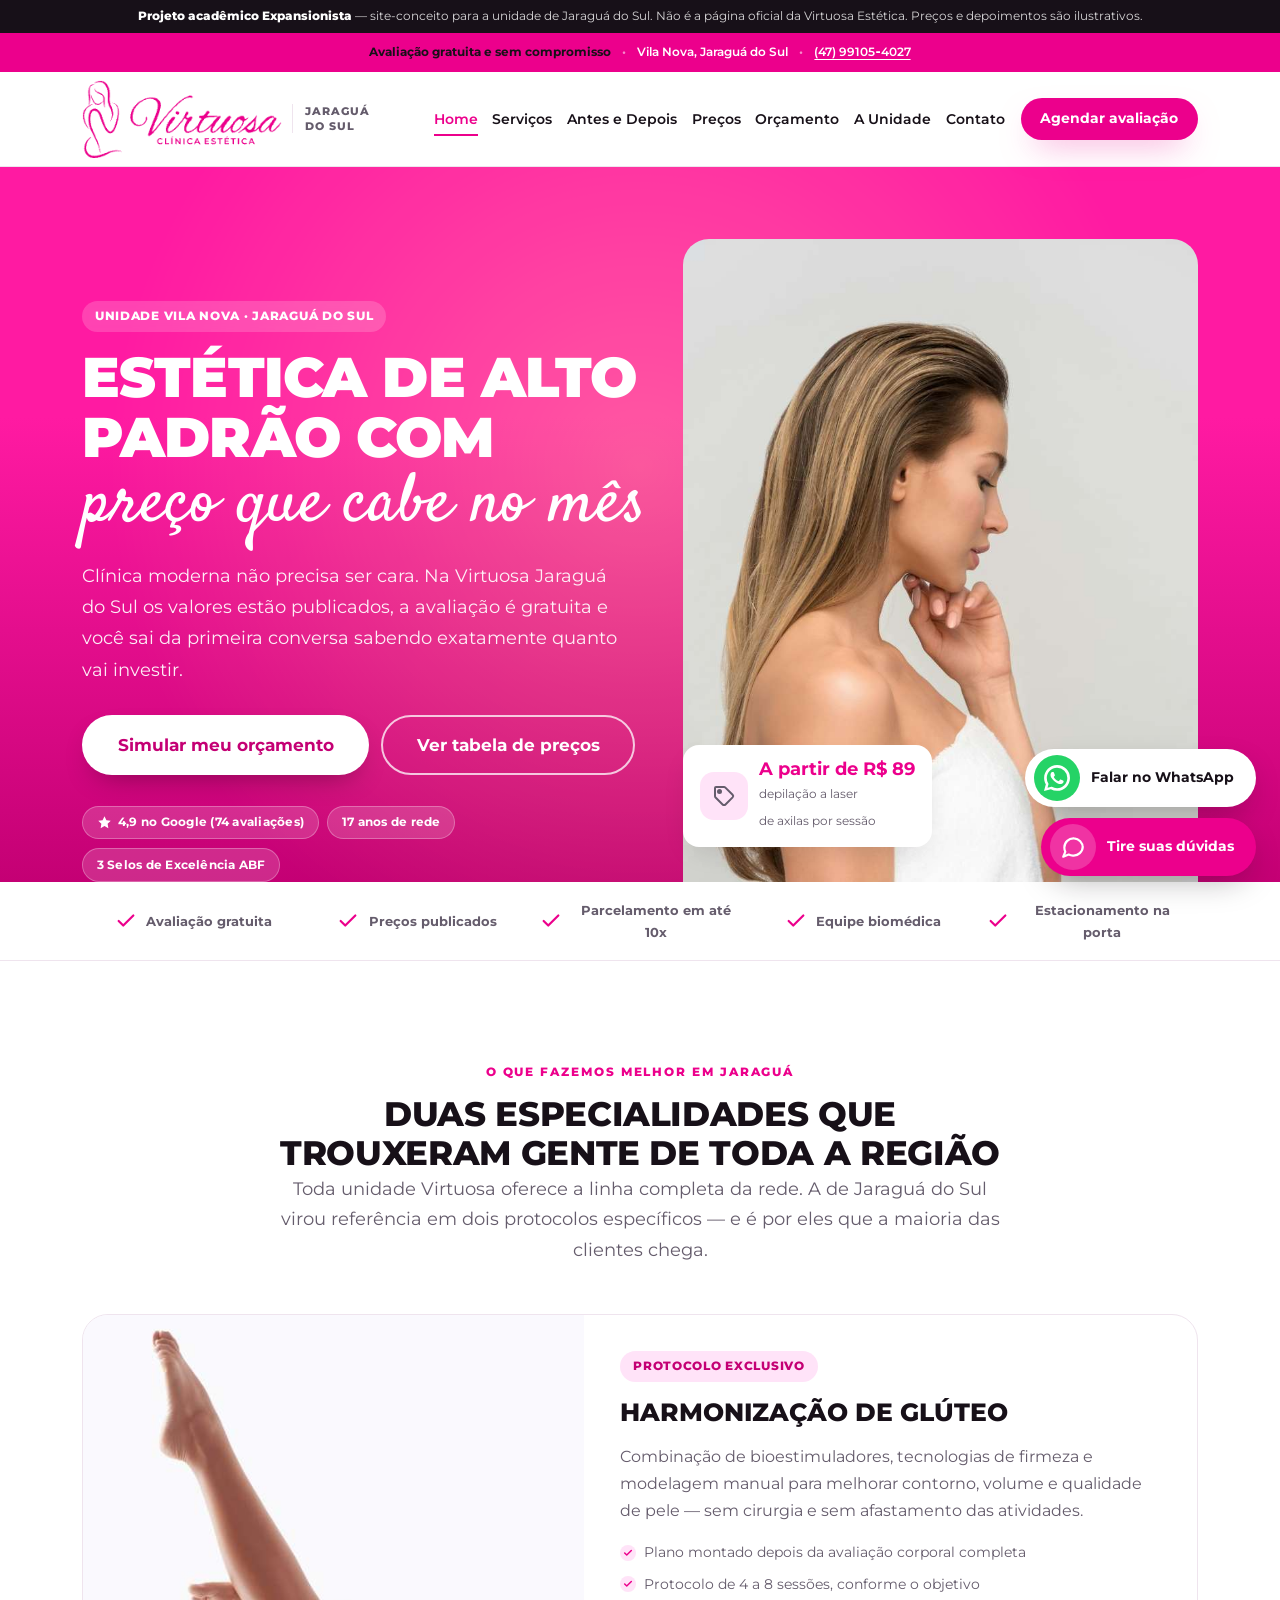
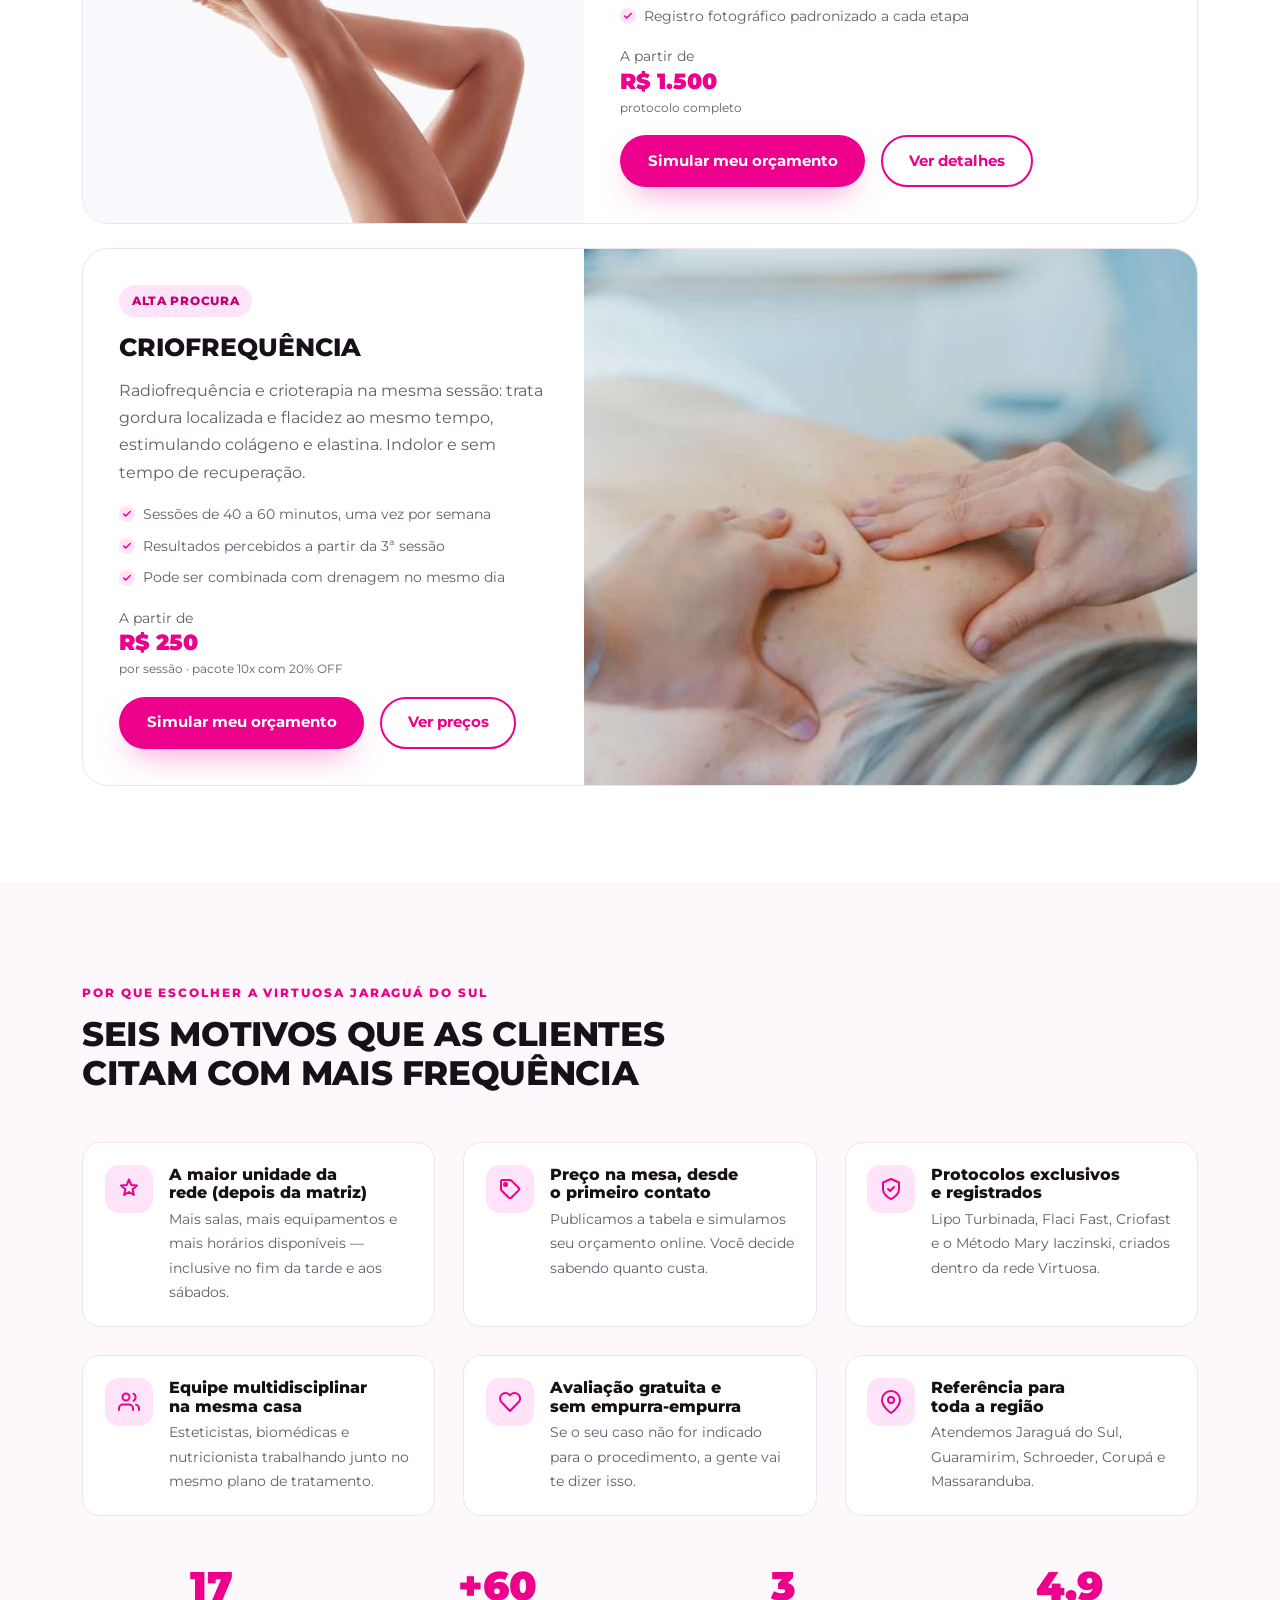
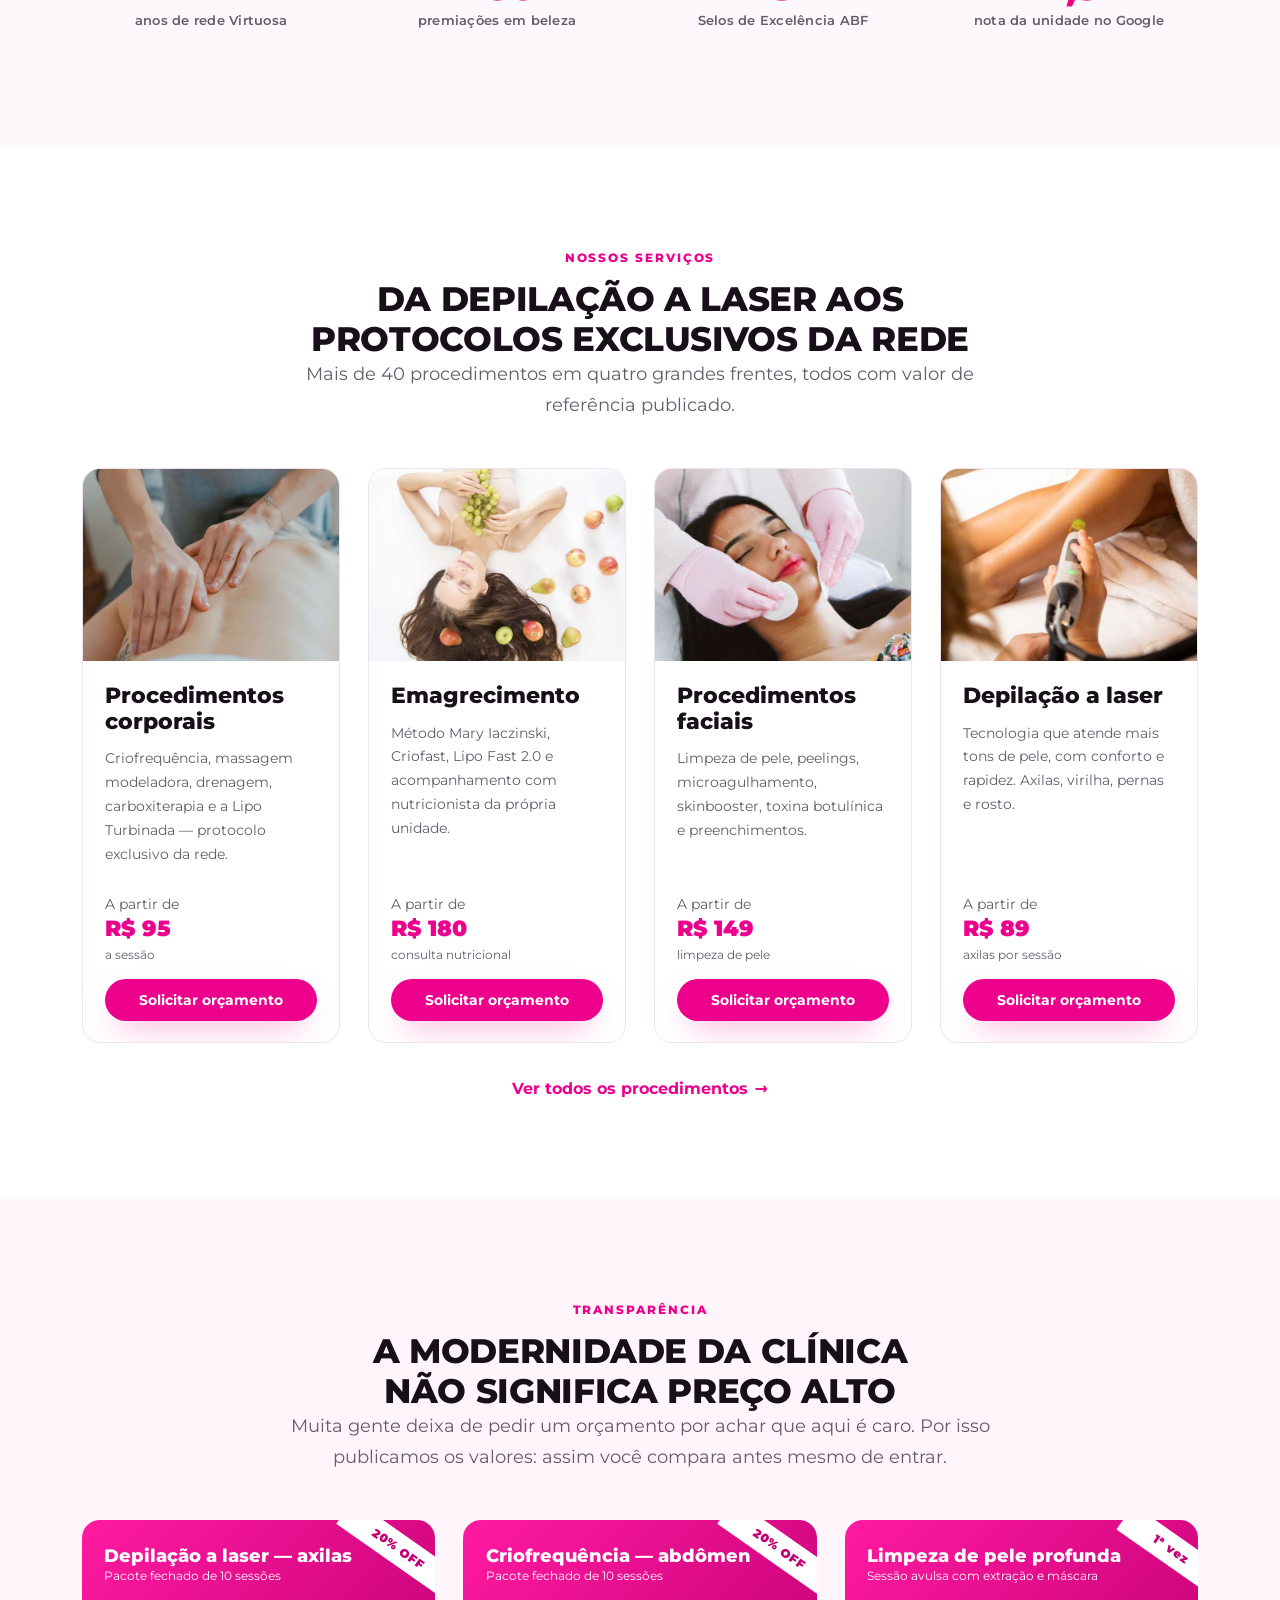
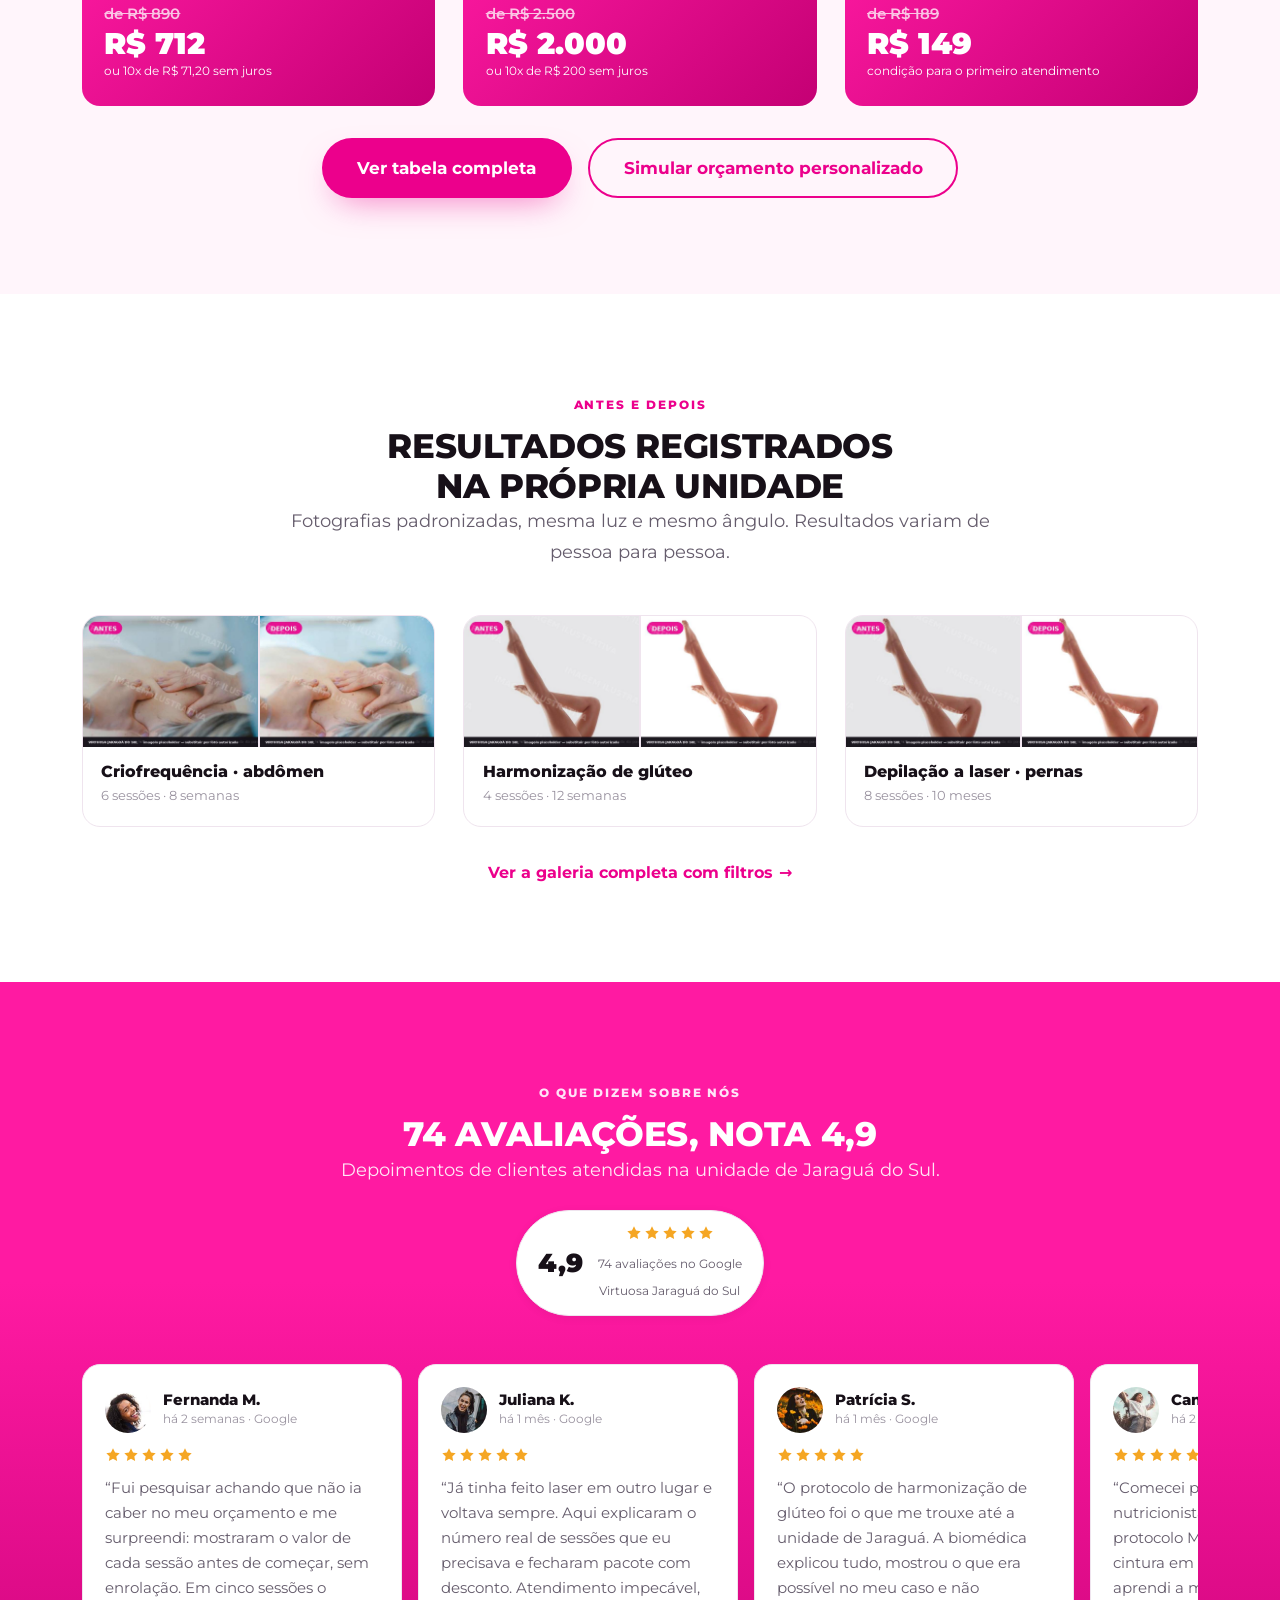
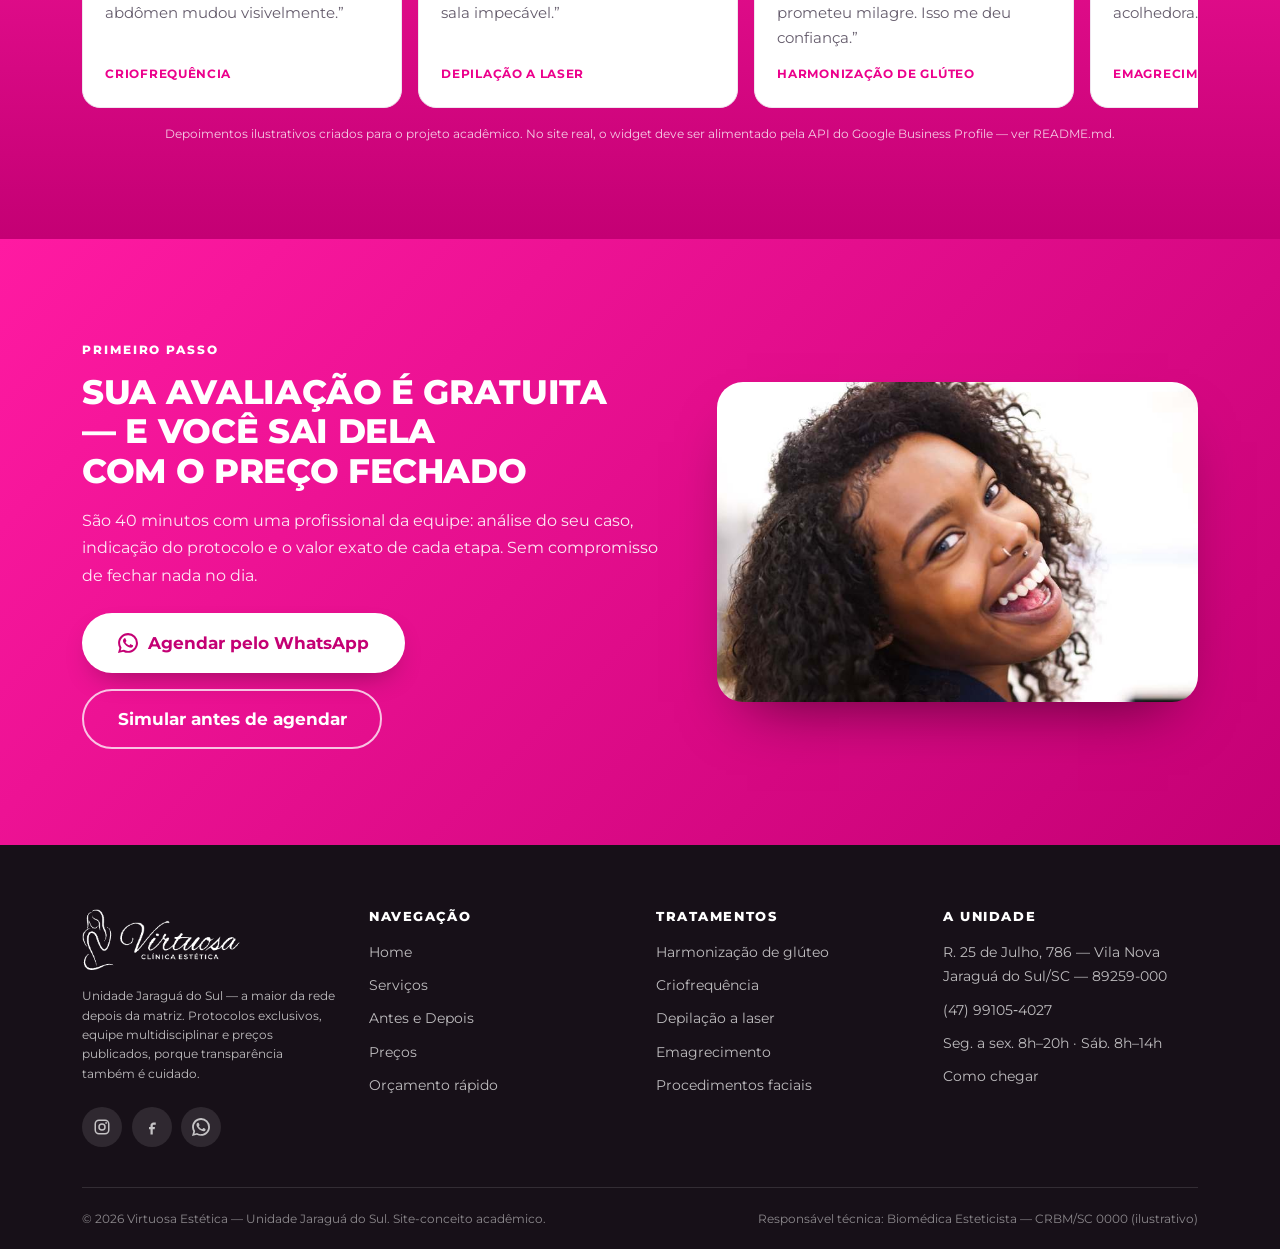
<file: index.html>
<!DOCTYPE html>
<html lang="pt-BR">
<head>
  <meta charset="UTF-8">
  <meta name="viewport" content="width=device-width, initial-scale=1">
  <title>Virtuosa Estética Jaraguá do Sul | Clínica de estética com preços publicados</title>
  <meta name="description" content="Clínica de estética em Jaraguá do Sul (Vila Nova). Harmonização de glúteo, criofrequência, depilação a laser e emagrecimento com preços publicados e avaliação gratuita. Nota 4,9 no Google.">
  <link rel="canonical" href="https://virtuosa-jaragua.com.br/index.html">
  <meta name="theme-color" content="#EC008C">
  <meta name="robots" content="index, follow">

  <!-- SEO local: reforça cidade e bairro para as buscas "estética em Jaraguá do Sul" -->
  <meta name="geo.region" content="BR-SC">
  <meta name="geo.placename" content="Jaraguá do Sul">
  <meta name="geo.position" content="-26.4996643;-49.0808047">

  <!-- Compartilhamento em redes sociais -->
  <meta property="og:type" content="website">
  <meta property="og:locale" content="pt_BR">
  <meta property="og:site_name" content="Virtuosa Estética — Jaraguá do Sul">
  <meta property="og:title" content="Virtuosa Estética Jaraguá do Sul | Clínica de estética com preços publicados">
  <meta property="og:description" content="Clínica de estética em Jaraguá do Sul (Vila Nova). Harmonização de glúteo, criofrequência, depilação a laser e emagrecimento com preços publicados e avaliação gratuita. Nota 4,9 no Google.">
  <meta property="og:url" content="https://virtuosa-jaragua.com.br/index.html">
  <meta property="og:image" content="https://virtuosa-jaragua.com.br/assets/img/unidade.jpg">
  <meta name="twitter:card" content="summary_large_image">

  <link rel="icon" href="assets/img/favicon.png" type="image/png">
  <link rel="preload" href="assets/fonts/montserrat-latin-800-normal.woff2" as="font" type="font/woff2" crossorigin>
  <link rel="stylesheet" href="assets/css/base.css">
  <link rel="stylesheet" href="assets/css/components.css">
  <link rel="stylesheet" href="assets/css/pages.css">
  <script type="application/ld+json">
  {
    "@context": "https://schema.org",
    "@type": "BeautySalon",
    "@id": "https://virtuosa-jaragua.com.br/#unidade",
    "name": "Virtuosa Estética — Jaraguá do Sul",
    "image": "https://virtuosa-jaragua.com.br/assets/img/unidade.jpg",
    "url": "https://virtuosa-jaragua.com.br/",
    "telephone": "+5547991054027",
    "priceRange": "R$$",
    "currenciesAccepted": "BRL",
    "paymentAccepted": "Dinheiro, Pix, Cartão de crédito e débito",
    "address": {
      "@type": "PostalAddress",
      "streetAddress": "R. 25 de Julho, 786",
      "addressLocality": "Jaraguá do Sul",
      "addressRegion": "SC",
      "postalCode": "89259-000",
      "addressCountry": "BR"
    },
    "geo": { "@type": "GeoCoordinates", "latitude": -26.4996643, "longitude": -49.0808047 },
    "areaServed": [
      { "@type": "City", "name": "Jaraguá do Sul" },
      { "@type": "City", "name": "Guaramirim" },
      { "@type": "City", "name": "Schroeder" },
      { "@type": "City", "name": "Corupá" },
      { "@type": "City", "name": "Massaranduba" }
    ],
    "openingHoursSpecification": [
      { "@type": "OpeningHoursSpecification",
        "dayOfWeek": ["Monday","Tuesday","Wednesday","Thursday","Friday"],
        "opens": "08:00", "closes": "20:00" },
      { "@type": "OpeningHoursSpecification", "dayOfWeek": "Saturday", "opens": "08:00", "closes": "14:00" }
    ],
    "aggregateRating": { "@type": "AggregateRating", "ratingValue": "4.9", "reviewCount": "74" },
    "makesOffer": [
      { "@type": "Offer", "name": "Depilação a laser — axilas",
        "priceSpecification": { "@type": "PriceSpecification", "price": "89", "priceCurrency": "BRL" } },
      { "@type": "Offer", "name": "Criofrequência",
        "priceSpecification": { "@type": "PriceSpecification", "price": "250", "priceCurrency": "BRL" } },
      { "@type": "Offer", "name": "Harmonização de glúteo",
        "priceSpecification": { "@type": "PriceSpecification", "price": "1500", "priceCurrency": "BRL" } }
    ]
  }
  </script>
</head>
<body>
<a class="skip-link" href="#conteudo">Pular para o conteúdo</a>

<!-- ================= AVISO DE PROJETO ACADÊMICO =================
     Este site é um CONCEITO desenvolvido para o projeto acadêmico
     Expansionista. Não é a página oficial da unidade. Para usar como
     site real, remova este bloco <div class="demo-flag"> das 7 páginas.
============================================================== -->
<div class="demo-flag">
  <b>Projeto acadêmico Expansionista</b> — site-conceito para a unidade de Jaraguá do Sul.
  Não é a página oficial da Virtuosa Estética. Preços e depoimentos são ilustrativos.
</div>

<div class="topbar">
  <strong>Avaliação gratuita e sem compromisso</strong>
  <span class="sep">•</span> Vila Nova, Jaraguá do Sul
  <span class="sep">•</span> <a data-tel href="tel:+5547991054027">(47)&nbsp;99105&#8209;4027</a>
</div>

<header class="header">
  <div class="container header__inner">
    <a class="brand" href="index.html" aria-label="Virtuosa Estética Jaraguá do Sul — página inicial">
      <img class="brand__logo" src="assets/img/logo.png" width="241" height="94" alt="Virtuosa Clínica Estética">
      <span class="brand__unit">Jaraguá<br>do Sul</span>
    </a>

    <nav class="nav" aria-label="Menu principal">
      <ul>
            <li><a href="index.html" aria-current="page">Home</a></li>
            <li><a href="servicos.html">Serviços</a></li>
            <li><a href="antes-depois.html">Antes e Depois</a></li>
            <li><a href="precos.html">Preços</a></li>
            <li><a href="orcamento.html">Orçamento</a></li>
            <li><a href="sobre.html">A Unidade</a></li>
            <li><a href="contato.html">Contato</a></li>
      </ul>
    </nav>

    <a class="btn btn--sm header__cta" data-wa="avaliacao" href="#">Agendar avaliação</a>

    <button class="nav-toggle" type="button" aria-expanded="false" aria-controls="menu-mobile" aria-label="Abrir menu">
      <span></span><span></span><span></span>
    </button>
  </div>
</header>

<!-- Menu mobile -->
<div class="drawer" id="menu-mobile">
  <div class="drawer__panel" role="dialog" aria-modal="true" aria-label="Menu">
    <div class="drawer__head">
      <img class="brand__logo" src="assets/img/logo.png" width="241" height="94" alt="Virtuosa Clínica Estética">
      <button class="drawer__close" type="button" aria-label="Fechar menu">&times;</button>
    </div>
    <nav aria-label="Menu mobile">
      <ul>
          <li><a href="index.html" aria-current="page">Home</a></li>
          <li><a href="servicos.html">Serviços</a></li>
          <li><a href="antes-depois.html">Antes e Depois</a></li>
          <li><a href="precos.html">Preços</a></li>
          <li><a href="orcamento.html">Orçamento</a></li>
          <li><a href="sobre.html">A Unidade</a></li>
          <li><a href="contato.html">Contato</a></li>
      </ul>
    </nav>
    <a class="btn btn--wa btn--block" data-wa="avaliacao" href="#"><svg viewBox="0 0 24 24" fill="currentColor"><path d="M17.47 14.38c-.3-.15-1.76-.87-2.03-.97-.27-.1-.47-.15-.67.15s-.77.97-.94 1.17-.35.22-.65.07a8.1 8.1 0 0 1-2.39-1.47 9 9 0 0 1-1.65-2.06c-.17-.3 0-.46.13-.61.14-.14.3-.35.45-.52.15-.17.2-.3.3-.5.1-.2.05-.37-.02-.52-.08-.15-.67-1.61-.92-2.2-.24-.58-.49-.5-.67-.51h-.57c-.2 0-.52.07-.79.37s-1.04 1.02-1.04 2.48 1.07 2.88 1.22 3.08c.15.2 2.1 3.2 5.08 4.49.71.3 1.26.49 1.69.63.71.22 1.36.19 1.87.12.57-.09 1.76-.72 2-1.41.25-.7.25-1.29.18-1.42-.07-.13-.27-.2-.57-.35zM12.05 21.5h-.01a9.5 9.5 0 0 1-4.83-1.32l-.35-.2-3.59.94.96-3.5-.23-.36a9.42 9.42 0 0 1-1.45-5.04c0-5.2 4.25-9.44 9.5-9.44a9.4 9.4 0 0 1 6.7 2.78 9.35 9.35 0 0 1 2.78 6.67c0 5.2-4.26 9.44-9.48 9.44zM20.5 3.5A11.8 11.8 0 0 0 12.05 0C5.46 0 .1 5.35.1 11.92c0 2.1.55 4.15 1.6 5.96L0 24l6.3-1.65a11.9 11.9 0 0 0 5.74 1.46h.01c6.58 0 11.94-5.35 11.95-11.92a11.85 11.85 0 0 0-3.5-8.39z"/></svg> Agendar no WhatsApp</a>
  </div>
</div>

<main id="conteudo">

<!-- ============================ HERO ============================ -->
<section class="hero">
  <span class="hero__glow" aria-hidden="true"></span>
  <div class="container hero__inner">
    <div>
      <span class="badge badge--light">Unidade Vila Nova · Jaraguá do Sul</span>
      <h1 class="display mt-2">
        Estética de alto padrão com
        <span class="script">preço que cabe no mês</span>
      </h1>
      <p class="hero__sub">
        Clínica moderna não precisa ser cara. Na Virtuosa Jaraguá do Sul os valores estão
        publicados, a avaliação é gratuita e você sai da primeira conversa sabendo exatamente
        quanto vai investir.
      </p>

      <div class="hero__actions">
        <a class="btn btn--white btn--lg" href="orcamento.html">Simular meu orçamento</a>
        <a class="btn btn--ghost-white btn--lg" href="precos.html">Ver tabela de preços</a>
      </div>

      <ul class="hero__trust">
        <li><svg viewBox="0 0 24 24"><path d="M12 2l3.09 6.26L22 9.27l-5 4.87 1.18 6.88L12 17.77l-6.18 3.25L7 14.14 2 9.27l6.91-1.01L12 2z"/></svg> 4,9 no Google (74 avaliações)</li>
        <li>17 anos de rede</li>
        <li>3 Selos de Excelência ABF</li>
      </ul>
    </div>

    <div class="hero__media">
      <img src="assets/img/hero.jpg" width="760" height="950" fetchpriority="high"
           alt="Cliente da Virtuosa Estética Jaraguá do Sul após atendimento na clínica">
      <div class="hero__chip">
        <span class="feature__icon"><svg viewBox="0 0 24 24" fill="none" stroke="currentColor" stroke-width="2" stroke-linecap="round" stroke-linejoin="round"><path d="M20.6 13.4l-7.1 7.1a2 2 0 0 1-2.9 0l-7-7A2 2 0 0 1 3 12V4a1 1 0 0 1 1-1h8a2 2 0 0 1 1.4.6l7.2 7.1a2 2 0 0 1 0 2.7z"/><circle cx="7.5" cy="7.5" r="1.5" fill="currentColor"/></svg></span>
        <div>
          <b>A partir de R$ 89</b>
          <span>depilação a laser<br>de axilas por sessão</span>
        </div>
      </div>
    </div>
  </div>
</section>

<!-- ========================= FAIXA DE SELOS ===================== -->
<div class="trustbar">
  <div class="container">
    <ul>
      <li><svg viewBox="0 0 24 24" fill="none" stroke="currentColor" stroke-width="2.4" stroke-linecap="round" stroke-linejoin="round"><polyline points="20 6 9 17 4 12"/></svg> Avaliação gratuita</li>
      <li><svg viewBox="0 0 24 24" fill="none" stroke="currentColor" stroke-width="2.4" stroke-linecap="round" stroke-linejoin="round"><polyline points="20 6 9 17 4 12"/></svg> Preços publicados</li>
      <li><svg viewBox="0 0 24 24" fill="none" stroke="currentColor" stroke-width="2.4" stroke-linecap="round" stroke-linejoin="round"><polyline points="20 6 9 17 4 12"/></svg> Parcelamento em até 10x</li>
      <li><svg viewBox="0 0 24 24" fill="none" stroke="currentColor" stroke-width="2.4" stroke-linecap="round" stroke-linejoin="round"><polyline points="20 6 9 17 4 12"/></svg> Equipe biomédica</li>
      <li><svg viewBox="0 0 24 24" fill="none" stroke="currentColor" stroke-width="2.4" stroke-linecap="round" stroke-linejoin="round"><polyline points="20 6 9 17 4 12"/></svg> Estacionamento na porta</li>
    </ul>
  </div>
</div>

<!-- ===================== ESPECIALIDADES LOCAIS ================== -->
<section class="section" aria-labelledby="especialidades">
  <div class="container">
    <div class="section-head section-head--center">
      <span class="eyebrow">O que fazemos melhor em Jaraguá</span>
      <h2 id="especialidades">Duas especialidades que trouxeram gente de toda a região</h2>
      <p class="lead">
        Toda unidade Virtuosa oferece a linha completa da rede. A de Jaraguá do Sul virou
        referência em dois protocolos específicos — e é por eles que a maioria das clientes chega.
      </p>
    </div>

    <div class="grid" style="gap:1.5rem">
      <article class="spec reveal">
        <div class="spec__media">
          <img src="assets/img/esp-gluteo.jpg" loading="lazy" width="760" height="570"
               alt="Protocolo de harmonização de glúteo na unidade de Jaraguá do Sul">
        </div>
        <div class="spec__body">
          <span class="badge">Protocolo exclusivo</span>
          <h3>Harmonização de glúteo</h3>
          <p class="muted">
            Combinação de bioestimuladores, tecnologias de firmeza e modelagem manual para melhorar
            contorno, volume e qualidade de pele — sem cirurgia e sem afastamento das atividades.
          </p>
          <ul class="card-list">
            <li>Plano montado depois da avaliação corporal completa</li>
            <li>Protocolo de 4 a 8 sessões, conforme o objetivo</li>
            <li>Registro fotográfico padronizado a cada etapa</li>
          </ul>
          <p class="card__price">A partir de <b>R$ 1.500</b> <span class="tiny">protocolo completo</span></p>
          <div class="flex gap wrap">
            <a class="btn" href="orcamento.html?cat=exclusivos">Simular meu orçamento</a>
            <a class="btn btn--outline" href="servicos.html?cat=exclusivos">Ver detalhes</a>
          </div>
        </div>
      </article>

      <article class="spec spec--reverse reveal">
        <div class="spec__media">
          <img src="assets/img/esp-crio.jpg" loading="lazy" width="760" height="570"
               alt="Sessão de criofrequência na Virtuosa Jaraguá do Sul">
        </div>
        <div class="spec__body">
          <span class="badge">Alta procura</span>
          <h3>Criofrequência</h3>
          <p class="muted">
            Radiofrequência e crioterapia na mesma sessão: trata gordura localizada e flacidez ao
            mesmo tempo, estimulando colágeno e elastina. Indolor e sem tempo de recuperação.
          </p>
          <ul class="card-list">
            <li>Sessões de 40 a 60 minutos, uma vez por semana</li>
            <li>Resultados percebidos a partir da 3ª sessão</li>
            <li>Pode ser combinada com drenagem no mesmo dia</li>
          </ul>
          <p class="card__price">A partir de <b>R$ 250</b> <span class="tiny">por sessão · pacote 10x com 20% OFF</span></p>
          <div class="flex gap wrap">
            <a class="btn" href="orcamento.html?cat=corporais">Simular meu orçamento</a>
            <a class="btn btn--outline" href="precos.html#corporais">Ver preços</a>
          </div>
        </div>
      </article>
    </div>
  </div>
</section>

<!-- ======================= POR QUE ESCOLHER ===================== -->
<section class="section section--alt" aria-labelledby="porque">
  <div class="container">
    <div class="section-head">
      <span class="eyebrow">Por que escolher a Virtuosa Jaraguá do Sul</span>
      <h2 id="porque">Seis motivos que as clientes citam com mais frequência</h2>
    </div>
    <div class="grid grid-3">
        <article class="feature reveal">
          <span class="feature__icon"><svg viewBox="0 0 24 24" fill="none" stroke="currentColor" stroke-width="2" stroke-linecap="round" stroke-linejoin="round"><path d="M12 2.5l2.2 5.4 5.8.5-4.4 3.8 1.3 5.7L12 15l-4.9 2.9 1.3-5.7L4 8.4l5.8-.5z"/></svg></span>
          <div>
            <h3>A maior unidade da rede (depois da matriz)</h3>
            <p>Mais salas, mais equipamentos e mais horários disponíveis — inclusive no fim da tarde e aos sábados.</p>
          </div>
        </article>
        <article class="feature reveal">
          <span class="feature__icon"><svg viewBox="0 0 24 24" fill="none" stroke="currentColor" stroke-width="2" stroke-linecap="round" stroke-linejoin="round"><path d="M20.6 13.4l-7.1 7.1a2 2 0 0 1-2.9 0l-7-7A2 2 0 0 1 3 12V4a1 1 0 0 1 1-1h8a2 2 0 0 1 1.4.6l7.2 7.1a2 2 0 0 1 0 2.7z"/><circle cx="7.5" cy="7.5" r="1.5" fill="currentColor"/></svg></span>
          <div>
            <h3>Preço na mesa, desde o primeiro contato</h3>
            <p>Publicamos a tabela e simulamos seu orçamento online. Você decide sabendo quanto custa.</p>
          </div>
        </article>
        <article class="feature reveal">
          <span class="feature__icon"><svg viewBox="0 0 24 24" fill="none" stroke="currentColor" stroke-width="2" stroke-linecap="round" stroke-linejoin="round"><path d="M12 22s8-3.5 8-10V5.5L12 2 4 5.5V12c0 6.5 8 10 8 10z"/><polyline points="9 12 11.2 14 15 10"/></svg></span>
          <div>
            <h3>Protocolos exclusivos e registrados</h3>
            <p>Lipo Turbinada, Flaci Fast, Criofast e o Método Mary Iaczinski, criados dentro da rede Virtuosa.</p>
          </div>
        </article>
        <article class="feature reveal">
          <span class="feature__icon"><svg viewBox="0 0 24 24" fill="none" stroke="currentColor" stroke-width="2" stroke-linecap="round" stroke-linejoin="round"><path d="M16 20v-1.5a4 4 0 0 0-4-4H6a4 4 0 0 0-4 4V20"/><circle cx="9" cy="7" r="3.5"/><path d="M22 20v-1.5a4 4 0 0 0-3-3.9"/><path d="M16.5 3.7a4 4 0 0 1 0 7.1"/></svg></span>
          <div>
            <h3>Equipe multidisciplinar na mesma casa</h3>
            <p>Esteticistas, biomédicas e nutricionista trabalhando junto no mesmo plano de tratamento.</p>
          </div>
        </article>
        <article class="feature reveal">
          <span class="feature__icon"><svg viewBox="0 0 24 24" fill="none" stroke="currentColor" stroke-width="2" stroke-linecap="round" stroke-linejoin="round"><path d="M20.4 4.6a5.4 5.4 0 0 0-7.7 0L12 5.3l-.7-.7a5.4 5.4 0 1 0-7.7 7.7l.7.7L12 21l7.7-8a5.4 5.4 0 0 0 .7-8.4z"/></svg></span>
          <div>
            <h3>Avaliação gratuita e sem empurra-empurra</h3>
            <p>Se o seu caso não for indicado para o procedimento, a gente vai te dizer isso.</p>
          </div>
        </article>
        <article class="feature reveal">
          <span class="feature__icon"><svg viewBox="0 0 24 24" fill="none" stroke="currentColor" stroke-width="2" stroke-linecap="round" stroke-linejoin="round"><path d="M21 10c0 7-9 13-9 13s-9-6-9-13a9 9 0 0 1 18 0z"/><circle cx="12" cy="10" r="3"/></svg></span>
          <div>
            <h3>Referência para toda a região</h3>
            <p>Atendemos Jaraguá do Sul, Guaramirim, Schroeder, Corupá e Massaranduba.</p>
          </div>
        </article>
    </div>

    <div class="grid grid-4 mt-4">
      <div class="stat"><span class="stat__num">17</span><span class="stat__label">anos de rede Virtuosa</span></div>
      <div class="stat"><span class="stat__num">+60</span><span class="stat__label">premiações em beleza</span></div>
      <div class="stat"><span class="stat__num">3</span><span class="stat__label">Selos de Excelência ABF</span></div>
      <div class="stat"><span class="stat__num">4,9</span><span class="stat__label">nota da unidade no Google</span></div>
    </div>
  </div>
</section>

<!-- ============================ SERVIÇOS ======================== -->
<section class="section" aria-labelledby="servicos">
  <div class="container">
    <div class="section-head section-head--center">
      <span class="eyebrow">Nossos serviços</span>
      <h2 id="servicos">Da depilação a laser aos protocolos exclusivos da rede</h2>
      <p class="lead">Mais de 40 procedimentos em quatro grandes frentes, todos com valor de referência publicado.</p>
    </div>
    <div class="grid grid-4">
        <article class="card reveal">
          <div class="card__media">
            <img src="assets/img/serv-corporais.jpg" alt="Procedimentos corporais na Virtuosa Jaraguá do Sul" loading="lazy" width="620" height="465">
          </div>
          <div class="card__body">
            <h3>Procedimentos corporais</h3>
            <p class="small muted">Criofrequência, massagem modeladora, drenagem, carboxiterapia e a Lipo Turbinada — protocolo exclusivo da rede.</p>
            <div class="card__foot">
              <p class="card__price">A partir de <b>R$ 95</b> <span class="tiny">a sessão</span></p>
              <a class="btn btn--sm" href="orcamento.html?cat=corporais">Solicitar orçamento</a>
            </div>
          </div>
        </article>
        <article class="card reveal">
          <div class="card__media">
            <img src="assets/img/serv-emagrecimento.jpg" alt="Emagrecimento na Virtuosa Jaraguá do Sul" loading="lazy" width="620" height="465">
          </div>
          <div class="card__body">
            <h3>Emagrecimento</h3>
            <p class="small muted">Método Mary Iaczinski, Criofast, Lipo Fast 2.0 e acompanhamento com nutricionista da própria unidade.</p>
            <div class="card__foot">
              <p class="card__price">A partir de <b>R$ 180</b> <span class="tiny">consulta nutricional</span></p>
              <a class="btn btn--sm" href="orcamento.html?cat=emagrecimento">Solicitar orçamento</a>
            </div>
          </div>
        </article>
        <article class="card reveal">
          <div class="card__media">
            <img src="assets/img/serv-faciais.jpg" alt="Procedimentos faciais na Virtuosa Jaraguá do Sul" loading="lazy" width="620" height="465">
          </div>
          <div class="card__body">
            <h3>Procedimentos faciais</h3>
            <p class="small muted">Limpeza de pele, peelings, microagulhamento, skinbooster, toxina botulínica e preenchimentos.</p>
            <div class="card__foot">
              <p class="card__price">A partir de <b>R$ 149</b> <span class="tiny">limpeza de pele</span></p>
              <a class="btn btn--sm" href="orcamento.html?cat=faciais">Solicitar orçamento</a>
            </div>
          </div>
        </article>
        <article class="card reveal">
          <div class="card__media">
            <img src="assets/img/serv-laser.jpg" alt="Depilação a laser na Virtuosa Jaraguá do Sul" loading="lazy" width="620" height="465">
          </div>
          <div class="card__body">
            <h3>Depilação a laser</h3>
            <p class="small muted">Tecnologia que atende mais tons de pele, com conforto e rapidez. Axilas, virilha, pernas e rosto.</p>
            <div class="card__foot">
              <p class="card__price">A partir de <b>R$ 89</b> <span class="tiny">axilas por sessão</span></p>
              <a class="btn btn--sm" href="orcamento.html?cat=laser">Solicitar orçamento</a>
            </div>
          </div>
        </article>
    </div>
    <p class="center mt-4"><a class="link-arrow" href="servicos.html">Ver todos os procedimentos</a></p>
  </div>
</section>

<!-- =========================== PREÇOS ========================== -->
<section class="section section--pink" aria-labelledby="precos">
  <div class="container">
    <div class="section-head section-head--center">
      <span class="eyebrow">Transparência</span>
      <h2 id="precos">A modernidade da clínica não significa preço alto</h2>
      <p class="lead">
        Muita gente deixa de pedir um orçamento por achar que aqui é caro. Por isso publicamos os
        valores: assim você compara antes mesmo de entrar.
      </p>
    </div>

    <div class="grid grid-3">
      <article class="pack reveal">
        <span class="pack__off">20% OFF</span>
        <h3>Depilação a laser — axilas</h3>
        <p class="tiny">Pacote fechado de 10 sessões</p>
        <p class="pack__was mt-2">de R$ 890</p>
        <p class="pack__price">R$ 712</p>
        <p class="tiny">ou 10x de R$ 71,20 sem juros</p>
      </article>
      <article class="pack reveal">
        <span class="pack__off">20% OFF</span>
        <h3>Criofrequência — abdômen</h3>
        <p class="tiny">Pacote fechado de 10 sessões</p>
        <p class="pack__was mt-2">de R$ 2.500</p>
        <p class="pack__price">R$ 2.000</p>
        <p class="tiny">ou 10x de R$ 200 sem juros</p>
      </article>
      <article class="pack reveal">
        <span class="pack__off">1ª vez</span>
        <h3>Limpeza de pele profunda</h3>
        <p class="tiny">Sessão avulsa com extração e máscara</p>
        <p class="pack__was mt-2">de R$ 189</p>
        <p class="pack__price">R$ 149</p>
        <p class="tiny">condição para o primeiro atendimento</p>
      </article>
    </div>

    <div class="flex gap wrap mt-4" style="justify-content:center">
      <a class="btn btn--lg" href="precos.html">Ver tabela completa</a>
      <a class="btn btn--outline btn--lg" href="orcamento.html">Simular orçamento personalizado</a>
    </div>
  </div>
</section>

<!-- ======================== ANTES E DEPOIS ====================== -->
<section class="section" aria-labelledby="resultados">
  <div class="container">
    <div class="section-head section-head--center">
      <span class="eyebrow">Antes e depois</span>
      <h2 id="resultados">Resultados registrados na própria unidade</h2>
      <p class="lead">Fotografias padronizadas, mesma luz e mesmo ângulo. Resultados variam de pessoa para pessoa.</p>
    </div>

    <div class="grid grid-3">
      <figure class="ba">
        <div class="ba__pair">
          <img src="assets/img/antes-depois/crio-abdomen-antes.jpg" loading="lazy" width="720" height="540" alt="Antes da criofrequência no abdômen">
          <img src="assets/img/antes-depois/crio-abdomen-depois.jpg" loading="lazy" width="720" height="540" alt="Depois da criofrequência no abdômen">
        </div>
        <figcaption class="ba__body"><h3>Criofrequência · abdômen</h3><p class="ba__meta">6 sessões · 8 semanas</p></figcaption>
      </figure>
      <figure class="ba">
        <div class="ba__pair">
          <img src="assets/img/antes-depois/gluteo-antes.jpg" loading="lazy" width="720" height="540" alt="Antes da harmonização de glúteo">
          <img src="assets/img/antes-depois/gluteo-depois.jpg" loading="lazy" width="720" height="540" alt="Depois da harmonização de glúteo">
        </div>
        <figcaption class="ba__body"><h3>Harmonização de glúteo</h3><p class="ba__meta">4 sessões · 12 semanas</p></figcaption>
      </figure>
      <figure class="ba">
        <div class="ba__pair">
          <img src="assets/img/antes-depois/laser-pernas-antes.jpg" loading="lazy" width="720" height="540" alt="Antes da depilação a laser nas pernas">
          <img src="assets/img/antes-depois/laser-pernas-depois.jpg" loading="lazy" width="720" height="540" alt="Depois da depilação a laser nas pernas">
        </div>
        <figcaption class="ba__body"><h3>Depilação a laser · pernas</h3><p class="ba__meta">8 sessões · 10 meses</p></figcaption>
      </figure>
    </div>

    <p class="center mt-4"><a class="link-arrow" href="antes-depois.html">Ver a galeria completa com filtros</a></p>
  </div>
</section>

<!-- =========================== PROVA SOCIAL ===================== -->
<section class="section section--grad" aria-labelledby="avaliacoes">
  <div class="container">
    <div class="section-head section-head--center">
      <span class="eyebrow">O que dizem sobre nós</span>
      <h2 id="avaliacoes">74 avaliações, nota 4,9</h2>
      <p class="lead">Depoimentos de clientes atendidas na unidade de Jaraguá do Sul.</p>
      <div class="mt-3">
        <span class="google-seal">
          <span class="google-seal__score">4,9</span>
          <span><span class="stars" aria-hidden="true"><svg viewBox="0 0 24 24"><path d="M12 2l3.09 6.26L22 9.27l-5 4.87 1.18 6.88L12 17.77l-6.18 3.25L7 14.14 2 9.27l6.91-1.01L12 2z"/></svg><svg viewBox="0 0 24 24"><path d="M12 2l3.09 6.26L22 9.27l-5 4.87 1.18 6.88L12 17.77l-6.18 3.25L7 14.14 2 9.27l6.91-1.01L12 2z"/></svg><svg viewBox="0 0 24 24"><path d="M12 2l3.09 6.26L22 9.27l-5 4.87 1.18 6.88L12 17.77l-6.18 3.25L7 14.14 2 9.27l6.91-1.01L12 2z"/></svg><svg viewBox="0 0 24 24"><path d="M12 2l3.09 6.26L22 9.27l-5 4.87 1.18 6.88L12 17.77l-6.18 3.25L7 14.14 2 9.27l6.91-1.01L12 2z"/></svg><svg viewBox="0 0 24 24"><path d="M12 2l3.09 6.26L22 9.27l-5 4.87 1.18 6.88L12 17.77l-6.18 3.25L7 14.14 2 9.27l6.91-1.01L12 2z"/></svg></span><br><span class="google-seal__meta">74 avaliações no Google<br>Virtuosa Jaraguá do Sul</span></span>
        </span>
      </div>
    </div>

    <div class="rail">
        <article class="review">
          <div class="review__head">
            <img class="review__avatar" src="assets/img/av1.jpg" alt="" loading="lazy" width="46" height="46">
            <div>
              <p class="review__name">Fernanda M.</p>
              <p class="review__meta">há 2 semanas · Google</p>
            </div>
          </div>
          <span class="stars" aria-hidden="true"><svg viewBox="0 0 24 24"><path d="M12 2l3.09 6.26L22 9.27l-5 4.87 1.18 6.88L12 17.77l-6.18 3.25L7 14.14 2 9.27l6.91-1.01L12 2z"/></svg><svg viewBox="0 0 24 24"><path d="M12 2l3.09 6.26L22 9.27l-5 4.87 1.18 6.88L12 17.77l-6.18 3.25L7 14.14 2 9.27l6.91-1.01L12 2z"/></svg><svg viewBox="0 0 24 24"><path d="M12 2l3.09 6.26L22 9.27l-5 4.87 1.18 6.88L12 17.77l-6.18 3.25L7 14.14 2 9.27l6.91-1.01L12 2z"/></svg><svg viewBox="0 0 24 24"><path d="M12 2l3.09 6.26L22 9.27l-5 4.87 1.18 6.88L12 17.77l-6.18 3.25L7 14.14 2 9.27l6.91-1.01L12 2z"/></svg><svg viewBox="0 0 24 24"><path d="M12 2l3.09 6.26L22 9.27l-5 4.87 1.18 6.88L12 17.77l-6.18 3.25L7 14.14 2 9.27l6.91-1.01L12 2z"/></svg></span>
          <p class="review__text">“Fui pesquisar achando que não ia caber no meu orçamento e me surpreendi: mostraram o valor de cada sessão antes de começar, sem enrolação. Em cinco sessões o abdômen mudou visivelmente.”</p>
          <p class="review__tag">Criofrequência</p>
        </article>
        <article class="review">
          <div class="review__head">
            <img class="review__avatar" src="assets/img/av2.jpg" alt="" loading="lazy" width="46" height="46">
            <div>
              <p class="review__name">Juliana K.</p>
              <p class="review__meta">há 1 mês · Google</p>
            </div>
          </div>
          <span class="stars" aria-hidden="true"><svg viewBox="0 0 24 24"><path d="M12 2l3.09 6.26L22 9.27l-5 4.87 1.18 6.88L12 17.77l-6.18 3.25L7 14.14 2 9.27l6.91-1.01L12 2z"/></svg><svg viewBox="0 0 24 24"><path d="M12 2l3.09 6.26L22 9.27l-5 4.87 1.18 6.88L12 17.77l-6.18 3.25L7 14.14 2 9.27l6.91-1.01L12 2z"/></svg><svg viewBox="0 0 24 24"><path d="M12 2l3.09 6.26L22 9.27l-5 4.87 1.18 6.88L12 17.77l-6.18 3.25L7 14.14 2 9.27l6.91-1.01L12 2z"/></svg><svg viewBox="0 0 24 24"><path d="M12 2l3.09 6.26L22 9.27l-5 4.87 1.18 6.88L12 17.77l-6.18 3.25L7 14.14 2 9.27l6.91-1.01L12 2z"/></svg><svg viewBox="0 0 24 24"><path d="M12 2l3.09 6.26L22 9.27l-5 4.87 1.18 6.88L12 17.77l-6.18 3.25L7 14.14 2 9.27l6.91-1.01L12 2z"/></svg></span>
          <p class="review__text">“Já tinha feito laser em outro lugar e voltava sempre. Aqui explicaram o número real de sessões que eu precisava e fecharam pacote com desconto. Atendimento impecável, sala impecável.”</p>
          <p class="review__tag">Depilação a laser</p>
        </article>
        <article class="review">
          <div class="review__head">
            <img class="review__avatar" src="assets/img/av3.jpg" alt="" loading="lazy" width="46" height="46">
            <div>
              <p class="review__name">Patrícia S.</p>
              <p class="review__meta">há 1 mês · Google</p>
            </div>
          </div>
          <span class="stars" aria-hidden="true"><svg viewBox="0 0 24 24"><path d="M12 2l3.09 6.26L22 9.27l-5 4.87 1.18 6.88L12 17.77l-6.18 3.25L7 14.14 2 9.27l6.91-1.01L12 2z"/></svg><svg viewBox="0 0 24 24"><path d="M12 2l3.09 6.26L22 9.27l-5 4.87 1.18 6.88L12 17.77l-6.18 3.25L7 14.14 2 9.27l6.91-1.01L12 2z"/></svg><svg viewBox="0 0 24 24"><path d="M12 2l3.09 6.26L22 9.27l-5 4.87 1.18 6.88L12 17.77l-6.18 3.25L7 14.14 2 9.27l6.91-1.01L12 2z"/></svg><svg viewBox="0 0 24 24"><path d="M12 2l3.09 6.26L22 9.27l-5 4.87 1.18 6.88L12 17.77l-6.18 3.25L7 14.14 2 9.27l6.91-1.01L12 2z"/></svg><svg viewBox="0 0 24 24"><path d="M12 2l3.09 6.26L22 9.27l-5 4.87 1.18 6.88L12 17.77l-6.18 3.25L7 14.14 2 9.27l6.91-1.01L12 2z"/></svg></span>
          <p class="review__text">“O protocolo de harmonização de glúteo foi o que me trouxe até a unidade de Jaraguá. A biomédica explicou tudo, mostrou o que era possível no meu caso e não prometeu milagre. Isso me deu confiança.”</p>
          <p class="review__tag">Harmonização de glúteo</p>
        </article>
        <article class="review">
          <div class="review__head">
            <img class="review__avatar" src="assets/img/av5.jpg" alt="" loading="lazy" width="46" height="46">
            <div>
              <p class="review__name">Camila R.</p>
              <p class="review__meta">há 2 meses · Google</p>
            </div>
          </div>
          <span class="stars" aria-hidden="true"><svg viewBox="0 0 24 24"><path d="M12 2l3.09 6.26L22 9.27l-5 4.87 1.18 6.88L12 17.77l-6.18 3.25L7 14.14 2 9.27l6.91-1.01L12 2z"/></svg><svg viewBox="0 0 24 24"><path d="M12 2l3.09 6.26L22 9.27l-5 4.87 1.18 6.88L12 17.77l-6.18 3.25L7 14.14 2 9.27l6.91-1.01L12 2z"/></svg><svg viewBox="0 0 24 24"><path d="M12 2l3.09 6.26L22 9.27l-5 4.87 1.18 6.88L12 17.77l-6.18 3.25L7 14.14 2 9.27l6.91-1.01L12 2z"/></svg><svg viewBox="0 0 24 24"><path d="M12 2l3.09 6.26L22 9.27l-5 4.87 1.18 6.88L12 17.77l-6.18 3.25L7 14.14 2 9.27l6.91-1.01L12 2z"/></svg><svg viewBox="0 0 24 24"><path d="M12 2l3.09 6.26L22 9.27l-5 4.87 1.18 6.88L12 17.77l-6.18 3.25L7 14.14 2 9.27l6.91-1.01L12 2z"/></svg></span>
          <p class="review__text">“Comecei pela consulta com a nutricionista e segui com o protocolo MMI. Perdi 9 cm de cintura em dois meses e, o principal, aprendi a manter. Equipe muito acolhedora.”</p>
          <p class="review__tag">Emagrecimento</p>
        </article>
        <article class="review">
          <div class="review__head">
            <img class="review__avatar" src="assets/img/av4.jpg" alt="" loading="lazy" width="46" height="46">
            <div>
              <p class="review__name">Aline B.</p>
              <p class="review__meta">há 3 meses · Google</p>
            </div>
          </div>
          <span class="stars" aria-hidden="true"><svg viewBox="0 0 24 24"><path d="M12 2l3.09 6.26L22 9.27l-5 4.87 1.18 6.88L12 17.77l-6.18 3.25L7 14.14 2 9.27l6.91-1.01L12 2z"/></svg><svg viewBox="0 0 24 24"><path d="M12 2l3.09 6.26L22 9.27l-5 4.87 1.18 6.88L12 17.77l-6.18 3.25L7 14.14 2 9.27l6.91-1.01L12 2z"/></svg><svg viewBox="0 0 24 24"><path d="M12 2l3.09 6.26L22 9.27l-5 4.87 1.18 6.88L12 17.77l-6.18 3.25L7 14.14 2 9.27l6.91-1.01L12 2z"/></svg><svg viewBox="0 0 24 24"><path d="M12 2l3.09 6.26L22 9.27l-5 4.87 1.18 6.88L12 17.77l-6.18 3.25L7 14.14 2 9.27l6.91-1.01L12 2z"/></svg><svg viewBox="0 0 24 24"><path d="M12 2l3.09 6.26L22 9.27l-5 4.87 1.18 6.88L12 17.77l-6.18 3.25L7 14.14 2 9.27l6.91-1.01L12 2z"/></svg></span>
          <p class="review__text">“Clínica linda, moderna, e mesmo assim os preços são compatíveis com o que eu pagava num salão comum. Virei cliente fixa da limpeza de pele mensal.”</p>
          <p class="review__tag">Limpeza de pele</p>
        </article>
    </div>
    <p class="tiny center" style="color:rgba(255,255,255,.8)">
      Depoimentos ilustrativos criados para o projeto acadêmico. No site real, o widget deve ser
      alimentado pela API do Google Business Profile — ver README.md.
    </p>
  </div>
</section>

<!-- ============================ CTA FINAL ======================= -->
<section class="cta-band">
  <div class="container cta-band__inner">
    <div>
      <span class="eyebrow" style="color:#fff">Primeiro passo</span>
      <h2>Sua avaliação é gratuita — e você sai dela com o preço fechado</h2>
      <p class="mt-2">
        São 40 minutos com uma profissional da equipe: análise do seu caso, indicação do protocolo
        e o valor exato de cada etapa. Sem compromisso de fechar nada no dia.
      </p>
      <div class="flex gap wrap mt-3">
        <a class="btn btn--white btn--lg" data-wa="avaliacao" href="#"><svg viewBox="0 0 24 24" fill="currentColor"><path d="M17.47 14.38c-.3-.15-1.76-.87-2.03-.97-.27-.1-.47-.15-.67.15s-.77.97-.94 1.17-.35.22-.65.07a8.1 8.1 0 0 1-2.39-1.47 9 9 0 0 1-1.65-2.06c-.17-.3 0-.46.13-.61.14-.14.3-.35.45-.52.15-.17.2-.3.3-.5.1-.2.05-.37-.02-.52-.08-.15-.67-1.61-.92-2.2-.24-.58-.49-.5-.67-.51h-.57c-.2 0-.52.07-.79.37s-1.04 1.02-1.04 2.48 1.07 2.88 1.22 3.08c.15.2 2.1 3.2 5.08 4.49.71.3 1.26.49 1.69.63.71.22 1.36.19 1.87.12.57-.09 1.76-.72 2-1.41.25-.7.25-1.29.18-1.42-.07-.13-.27-.2-.57-.35zM12.05 21.5h-.01a9.5 9.5 0 0 1-4.83-1.32l-.35-.2-3.59.94.96-3.5-.23-.36a9.42 9.42 0 0 1-1.45-5.04c0-5.2 4.25-9.44 9.5-9.44a9.4 9.4 0 0 1 6.7 2.78 9.35 9.35 0 0 1 2.78 6.67c0 5.2-4.26 9.44-9.48 9.44zM20.5 3.5A11.8 11.8 0 0 0 12.05 0C5.46 0 .1 5.35.1 11.92c0 2.1.55 4.15 1.6 5.96L0 24l6.3-1.65a11.9 11.9 0 0 0 5.74 1.46h.01c6.58 0 11.94-5.35 11.95-11.92a11.85 11.85 0 0 0-3.5-8.39z"/></svg> Agendar pelo WhatsApp</a>
        <a class="btn btn--ghost-white btn--lg" href="orcamento.html">Simular antes de agendar</a>
      </div>
    </div>
    <div class="cta-band__img">
      <img src="assets/img/cta-final.jpg" loading="lazy" width="760" height="507"
           alt="Cliente sorrindo após atendimento na Virtuosa Jaraguá do Sul">
    </div>
  </div>
</section>

</main>

<footer class="footer">
  <div class="container">
    <div class="footer__grid">
      <div>
        <div class="footer__brand"><img src="assets/img/logo-branco.png" width="241" height="94" alt="Virtuosa Clínica Estética"></div>
        <p class="tiny mt-2" style="max-width:26rem">
          Unidade Jaraguá do Sul — a maior da rede depois da matriz. Protocolos exclusivos,
          equipe multidisciplinar e preços publicados, porque transparência também é cuidado.
        </p>
        <ul class="footer__social mt-3">
          <li><a href="#" data-social="instagram" aria-label="Instagram da unidade"><svg viewBox="0 0 24 24" fill="none" stroke="currentColor" stroke-width="2"><rect x="3" y="3" width="18" height="18" rx="5"/><circle cx="12" cy="12" r="4"/><circle cx="17.5" cy="6.5" r="1.2" fill="currentColor" stroke="none"/></svg></a></li>
          <li><a href="#" data-social="facebook" aria-label="Facebook da unidade"><svg viewBox="0 0 24 24" fill="currentColor"><path d="M14 9h3V6h-3c-2.2 0-4 1.8-4 4v2H8v3h2v7h3v-7h2.5l.5-3H13v-2c0-.6.4-1 1-1z"/></svg></a></li>
          <li><a data-wa="geral" href="#" aria-label="WhatsApp da unidade"><svg viewBox="0 0 24 24" fill="currentColor"><path d="M17.47 14.38c-.3-.15-1.76-.87-2.03-.97-.27-.1-.47-.15-.67.15s-.77.97-.94 1.17-.35.22-.65.07a8.1 8.1 0 0 1-2.39-1.47 9 9 0 0 1-1.65-2.06c-.17-.3 0-.46.13-.61.14-.14.3-.35.45-.52.15-.17.2-.3.3-.5.1-.2.05-.37-.02-.52-.08-.15-.67-1.61-.92-2.2-.24-.58-.49-.5-.67-.51h-.57c-.2 0-.52.07-.79.37s-1.04 1.02-1.04 2.48 1.07 2.88 1.22 3.08c.15.2 2.1 3.2 5.08 4.49.71.3 1.26.49 1.69.63.71.22 1.36.19 1.87.12.57-.09 1.76-.72 2-1.41.25-.7.25-1.29.18-1.42-.07-.13-.27-.2-.57-.35zM12.05 21.5h-.01a9.5 9.5 0 0 1-4.83-1.32l-.35-.2-3.59.94.96-3.5-.23-.36a9.42 9.42 0 0 1-1.45-5.04c0-5.2 4.25-9.44 9.5-9.44a9.4 9.4 0 0 1 6.7 2.78 9.35 9.35 0 0 1 2.78 6.67c0 5.2-4.26 9.44-9.48 9.44zM20.5 3.5A11.8 11.8 0 0 0 12.05 0C5.46 0 .1 5.35.1 11.92c0 2.1.55 4.15 1.6 5.96L0 24l6.3-1.65a11.9 11.9 0 0 0 5.74 1.46h.01c6.58 0 11.94-5.35 11.95-11.92a11.85 11.85 0 0 0-3.5-8.39z"/></svg></a></li>
        </ul>
      </div>

      <div>
        <h3>Navegação</h3>
        <ul>
          <li><a href="index.html">Home</a></li>
          <li><a href="servicos.html">Serviços</a></li>
          <li><a href="antes-depois.html">Antes e Depois</a></li>
          <li><a href="precos.html">Preços</a></li>
          <li><a href="orcamento.html">Orçamento rápido</a></li>
        </ul>
      </div>

      <div>
        <h3>Tratamentos</h3>
        <ul>
          <li><a href="servicos.html?cat=exclusivos">Harmonização de glúteo</a></li>
          <li><a href="servicos.html?cat=corporais">Criofrequência</a></li>
          <li><a href="servicos.html?cat=laser">Depilação a laser</a></li>
          <li><a href="servicos.html?cat=emagrecimento">Emagrecimento</a></li>
          <li><a href="servicos.html?cat=faciais">Procedimentos faciais</a></li>
        </ul>
      </div>

      <div>
        <h3>A unidade</h3>
        <ul>
          <li>R. 25 de Julho, 786 — Vila Nova<br>Jaraguá do Sul/SC — 89259-000</li>
          <li><a data-tel href="tel:+5547991054027">(47)&nbsp;99105&#8209;4027</a></li>
          <li>Seg. a sex. 8h–20h · Sáb. 8h–14h</li>
          <li><a href="contato.html#mapa">Como chegar</a></li>
        </ul>
      </div>
    </div>

    <div class="footer__bottom">
      <span>© <span data-ano>2026</span> Virtuosa Estética — Unidade Jaraguá do Sul. Site-conceito acadêmico.</span>
      <span>Responsável técnica: Biomédica Esteticista — CRBM/SC 0000 (ilustrativo)</span>
    </div>
  </div>
</footer>

<!-- ================= BOTÕES FLUTUANTES ================= -->
<div class="floaters">
  <a class="floater floater--wa" data-wa="geral" href="#">
    <span class="floater__icon"><svg viewBox="0 0 24 24" fill="currentColor"><path d="M17.47 14.38c-.3-.15-1.76-.87-2.03-.97-.27-.1-.47-.15-.67.15s-.77.97-.94 1.17-.35.22-.65.07a8.1 8.1 0 0 1-2.39-1.47 9 9 0 0 1-1.65-2.06c-.17-.3 0-.46.13-.61.14-.14.3-.35.45-.52.15-.17.2-.3.3-.5.1-.2.05-.37-.02-.52-.08-.15-.67-1.61-.92-2.2-.24-.58-.49-.5-.67-.51h-.57c-.2 0-.52.07-.79.37s-1.04 1.02-1.04 2.48 1.07 2.88 1.22 3.08c.15.2 2.1 3.2 5.08 4.49.71.3 1.26.49 1.69.63.71.22 1.36.19 1.87.12.57-.09 1.76-.72 2-1.41.25-.7.25-1.29.18-1.42-.07-.13-.27-.2-.57-.35zM12.05 21.5h-.01a9.5 9.5 0 0 1-4.83-1.32l-.35-.2-3.59.94.96-3.5-.23-.36a9.42 9.42 0 0 1-1.45-5.04c0-5.2 4.25-9.44 9.5-9.44a9.4 9.4 0 0 1 6.7 2.78 9.35 9.35 0 0 1 2.78 6.67c0 5.2-4.26 9.44-9.48 9.44zM20.5 3.5A11.8 11.8 0 0 0 12.05 0C5.46 0 .1 5.35.1 11.92c0 2.1.55 4.15 1.6 5.96L0 24l6.3-1.65a11.9 11.9 0 0 0 5.74 1.46h.01c6.58 0 11.94-5.35 11.95-11.92a11.85 11.85 0 0 0-3.5-8.39z"/></svg></span>
    <span class="floater__label">Falar no WhatsApp</span>
  </a>
  <button class="floater floater--chat" id="chat-open" type="button" aria-controls="chat" aria-expanded="false">
    <span class="floater__icon"><svg viewBox="0 0 24 24" fill="none" stroke="currentColor" stroke-width="2" stroke-linecap="round" stroke-linejoin="round"><path d="M21 11.5a8.4 8.4 0 0 1-9 8.4 8.9 8.9 0 0 1-4-.9L3 21l1.9-4.6a8.4 8.4 0 0 1-.9-3.9 8.4 8.4 0 0 1 9-8.4 8.4 8.4 0 0 1 8 8.4z"/></svg></span>
    <span class="floater__label">Tire suas dúvidas</span>
  </button>
</div>

<!-- ================= ASSISTENTE VIRTUAL (visual) =================
     Conversa simulada no front-end. Os pontos de integração com o CRM
     estão marcados em assets/js/chatbot.js.
============================================================== -->
<section class="chat" id="chat" role="dialog" aria-modal="false" aria-label="Assistente virtual da Virtuosa" hidden>
  <header class="chat__header">
    <span class="chat__avatar" aria-hidden="true">Vi</span>
    <div>
      <div class="chat__title">Assistente Virtuosa</div>
      <div class="chat__status">Respondemos na hora</div>
    </div>
    <button class="chat__close" type="button" aria-label="Fechar assistente">&times;</button>
  </header>
  <div class="chat__body" role="log" aria-live="polite"></div>
  <div class="chat__quick"></div>
  <p class="chat__foot">Assistente automática. Para falar com uma pessoa, escolha “Falar com atendente”.</p>
</section>

<script src="assets/js/config.js"></script>
<script src="assets/js/main.js"></script>
<script src="assets/js/chatbot.js"></script>
</body>
</html>
</file>
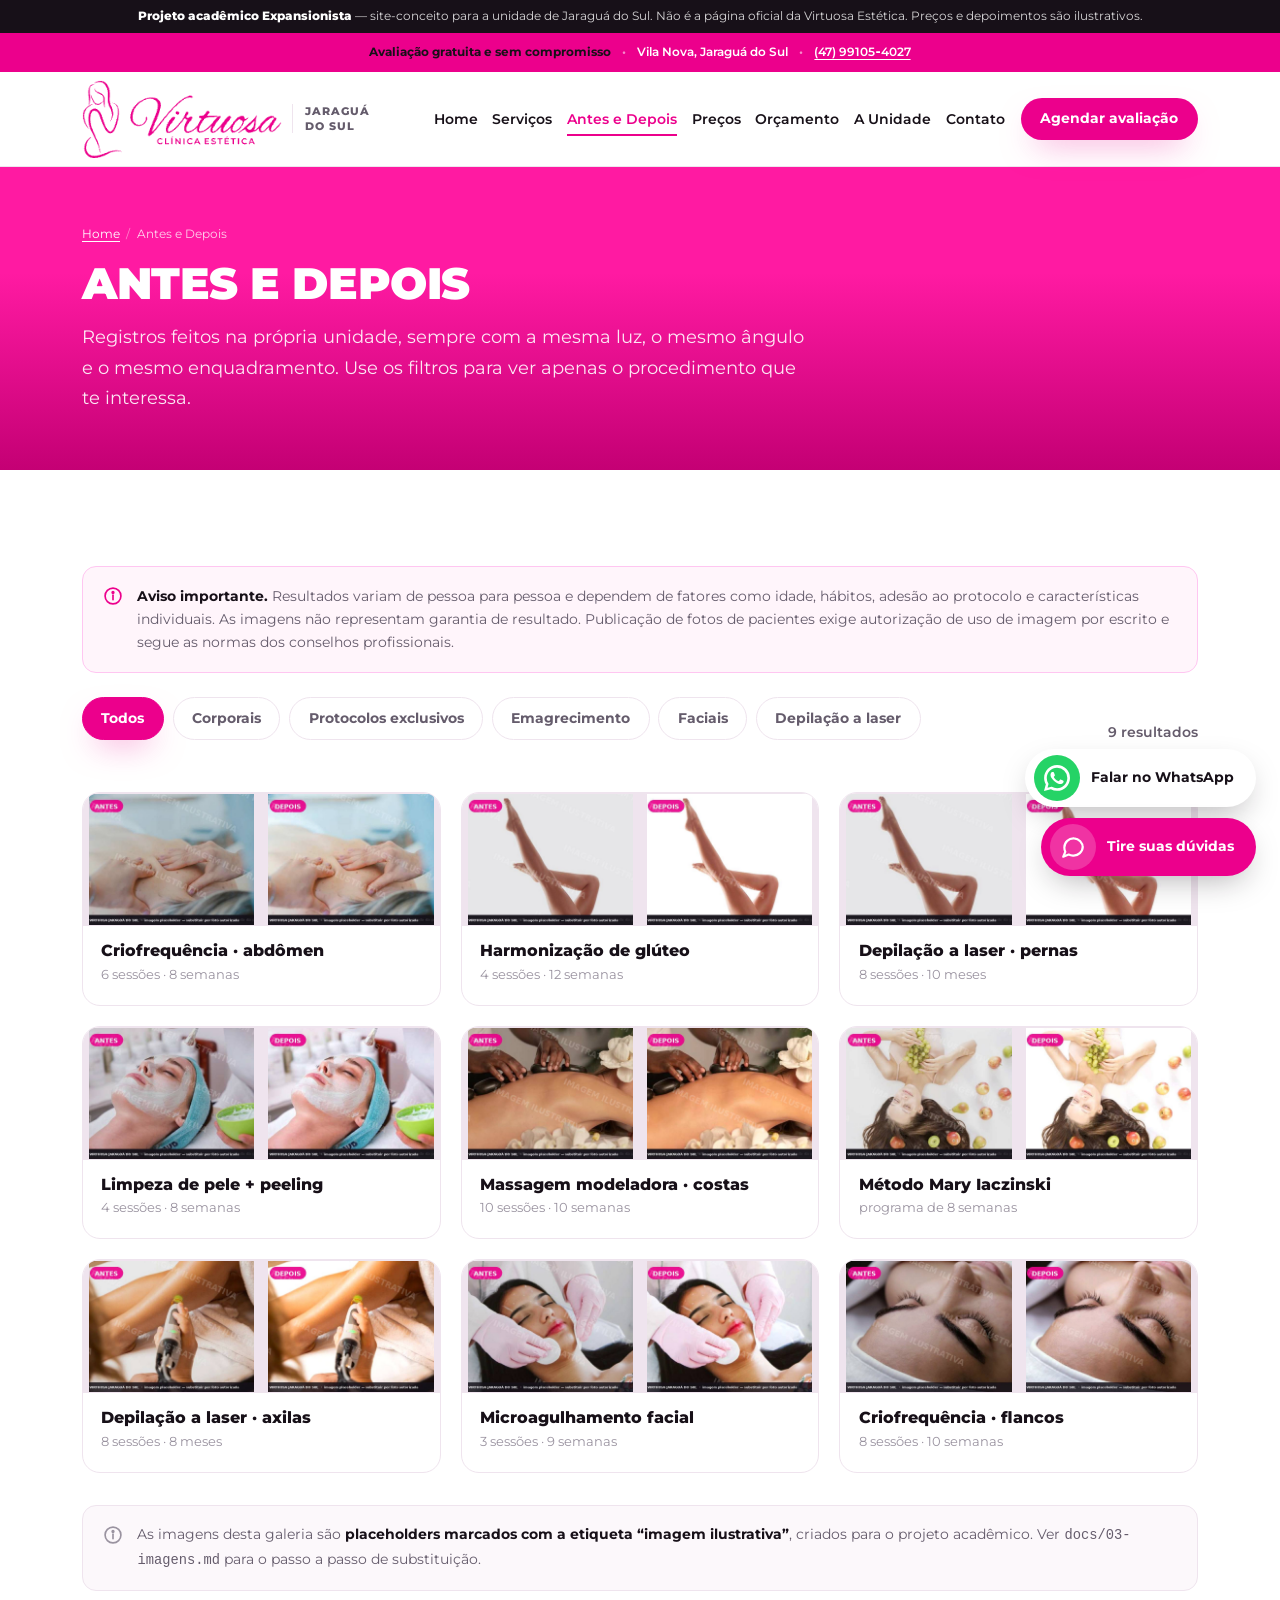
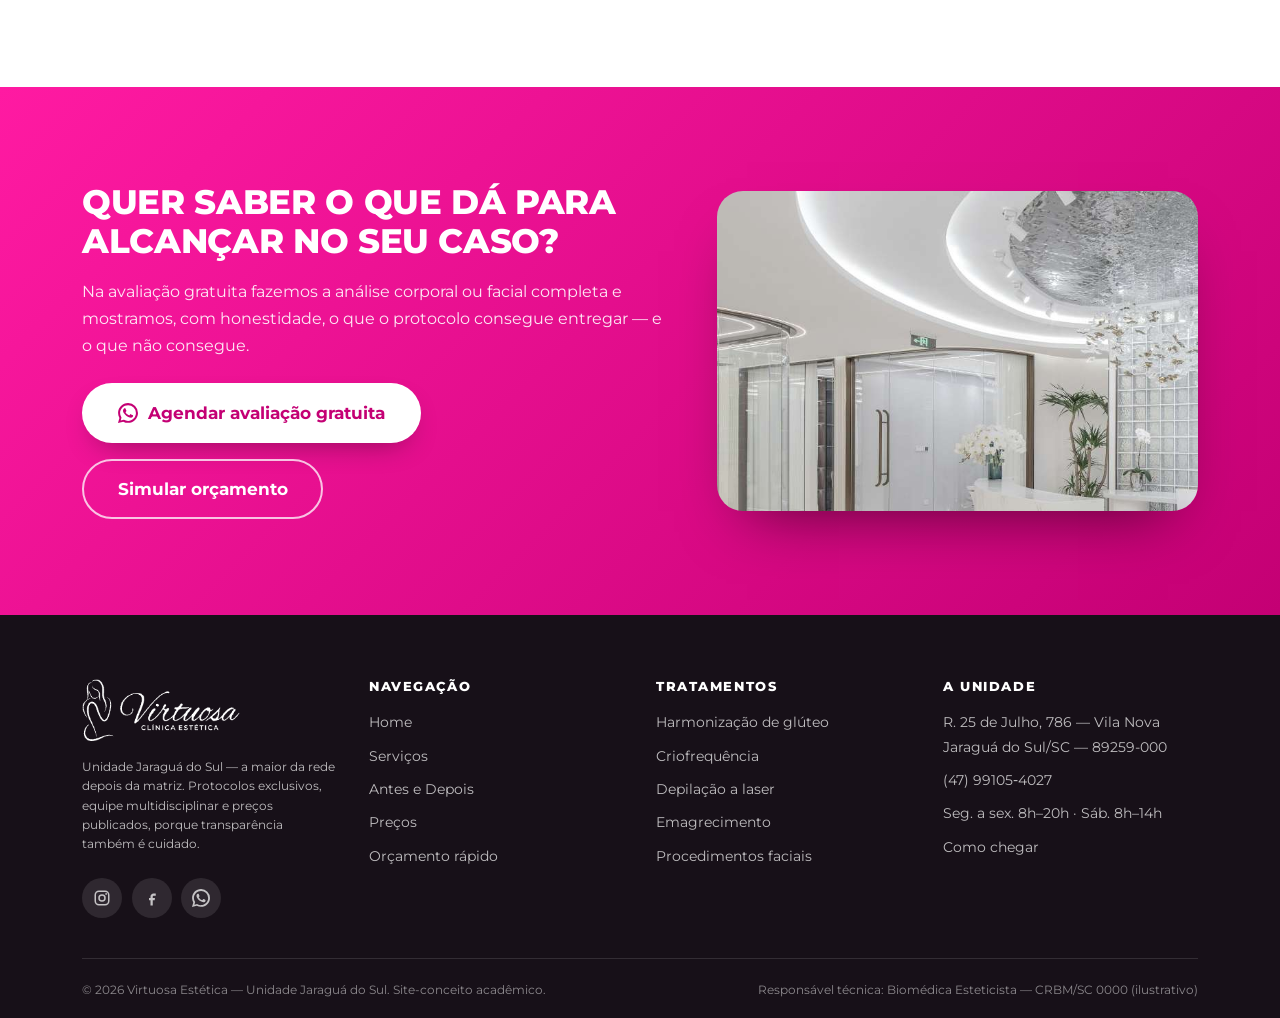
<file: antes-depois.html>
<!DOCTYPE html>
<html lang="pt-BR">
<head>
  <meta charset="UTF-8">
  <meta name="viewport" content="width=device-width, initial-scale=1">
  <title>Antes e depois | Virtuosa Estética Jaraguá do Sul</title>
  <meta name="description" content="Galeria de antes e depois da unidade de Jaraguá do Sul, com filtro por procedimento: criofrequência, harmonização de glúteo, depilação a laser, emagrecimento e faciais.">
  <link rel="canonical" href="https://virtuosa-jaragua.com.br/antes-depois.html">
  <meta name="theme-color" content="#EC008C">
  <meta name="robots" content="index, follow">

  <!-- SEO local: reforça cidade e bairro para as buscas "estética em Jaraguá do Sul" -->
  <meta name="geo.region" content="BR-SC">
  <meta name="geo.placename" content="Jaraguá do Sul">
  <meta name="geo.position" content="-26.4996643;-49.0808047">

  <!-- Compartilhamento em redes sociais -->
  <meta property="og:type" content="website">
  <meta property="og:locale" content="pt_BR">
  <meta property="og:site_name" content="Virtuosa Estética — Jaraguá do Sul">
  <meta property="og:title" content="Antes e depois | Virtuosa Estética Jaraguá do Sul">
  <meta property="og:description" content="Galeria de antes e depois da unidade de Jaraguá do Sul, com filtro por procedimento: criofrequência, harmonização de glúteo, depilação a laser, emagrecimento e faciais.">
  <meta property="og:url" content="https://virtuosa-jaragua.com.br/antes-depois.html">
  <meta property="og:image" content="https://virtuosa-jaragua.com.br/assets/img/unidade.jpg">
  <meta name="twitter:card" content="summary_large_image">

  <link rel="icon" href="assets/img/favicon.png" type="image/png">
  <link rel="preload" href="assets/fonts/montserrat-latin-800-normal.woff2" as="font" type="font/woff2" crossorigin>
  <link rel="stylesheet" href="assets/css/base.css">
  <link rel="stylesheet" href="assets/css/components.css">
  <link rel="stylesheet" href="assets/css/pages.css">
  <script type="application/ld+json">
  {
    "@context": "https://schema.org",
    "@type": "BeautySalon",
    "@id": "https://virtuosa-jaragua.com.br/#unidade",
    "name": "Virtuosa Estética — Jaraguá do Sul",
    "image": "https://virtuosa-jaragua.com.br/assets/img/unidade.jpg",
    "url": "https://virtuosa-jaragua.com.br/",
    "telephone": "+5547991054027",
    "priceRange": "R$$",
    "currenciesAccepted": "BRL",
    "paymentAccepted": "Dinheiro, Pix, Cartão de crédito e débito",
    "address": {
      "@type": "PostalAddress",
      "streetAddress": "R. 25 de Julho, 786",
      "addressLocality": "Jaraguá do Sul",
      "addressRegion": "SC",
      "postalCode": "89259-000",
      "addressCountry": "BR"
    },
    "geo": { "@type": "GeoCoordinates", "latitude": -26.4996643, "longitude": -49.0808047 },
    "areaServed": [
      { "@type": "City", "name": "Jaraguá do Sul" },
      { "@type": "City", "name": "Guaramirim" },
      { "@type": "City", "name": "Schroeder" },
      { "@type": "City", "name": "Corupá" },
      { "@type": "City", "name": "Massaranduba" }
    ],
    "openingHoursSpecification": [
      { "@type": "OpeningHoursSpecification",
        "dayOfWeek": ["Monday","Tuesday","Wednesday","Thursday","Friday"],
        "opens": "08:00", "closes": "20:00" },
      { "@type": "OpeningHoursSpecification", "dayOfWeek": "Saturday", "opens": "08:00", "closes": "14:00" }
    ],
    "aggregateRating": { "@type": "AggregateRating", "ratingValue": "4.9", "reviewCount": "74" },
    "makesOffer": [
      { "@type": "Offer", "name": "Depilação a laser — axilas",
        "priceSpecification": { "@type": "PriceSpecification", "price": "89", "priceCurrency": "BRL" } },
      { "@type": "Offer", "name": "Criofrequência",
        "priceSpecification": { "@type": "PriceSpecification", "price": "250", "priceCurrency": "BRL" } },
      { "@type": "Offer", "name": "Harmonização de glúteo",
        "priceSpecification": { "@type": "PriceSpecification", "price": "1500", "priceCurrency": "BRL" } }
    ]
  }
  </script>
  <script type="application/ld+json">
  {
    "@context": "https://schema.org",
    "@type": "BreadcrumbList",
    "itemListElement": [
      { "@type": "ListItem", "position": 1, "name": "Home", "item": "https://virtuosa-jaragua.com.br/" },
      { "@type": "ListItem", "position": 2, "name": "Antes e Depois", "item": "https://virtuosa-jaragua.com.br/antes-depois.html" }
    ]
  }
  </script>
</head>
<body>
<a class="skip-link" href="#conteudo">Pular para o conteúdo</a>

<!-- ================= AVISO DE PROJETO ACADÊMICO =================
     Este site é um CONCEITO desenvolvido para o projeto acadêmico
     Expansionista. Não é a página oficial da unidade. Para usar como
     site real, remova este bloco <div class="demo-flag"> das 7 páginas.
============================================================== -->
<div class="demo-flag">
  <b>Projeto acadêmico Expansionista</b> — site-conceito para a unidade de Jaraguá do Sul.
  Não é a página oficial da Virtuosa Estética. Preços e depoimentos são ilustrativos.
</div>

<div class="topbar">
  <strong>Avaliação gratuita e sem compromisso</strong>
  <span class="sep">•</span> Vila Nova, Jaraguá do Sul
  <span class="sep">•</span> <a data-tel href="tel:+5547991054027">(47)&nbsp;99105&#8209;4027</a>
</div>

<header class="header">
  <div class="container header__inner">
    <a class="brand" href="index.html" aria-label="Virtuosa Estética Jaraguá do Sul — página inicial">
      <img class="brand__logo" src="assets/img/logo.png" width="241" height="94" alt="Virtuosa Clínica Estética">
      <span class="brand__unit">Jaraguá<br>do Sul</span>
    </a>

    <nav class="nav" aria-label="Menu principal">
      <ul>
            <li><a href="index.html">Home</a></li>
            <li><a href="servicos.html">Serviços</a></li>
            <li><a href="antes-depois.html" aria-current="page">Antes e Depois</a></li>
            <li><a href="precos.html">Preços</a></li>
            <li><a href="orcamento.html">Orçamento</a></li>
            <li><a href="sobre.html">A Unidade</a></li>
            <li><a href="contato.html">Contato</a></li>
      </ul>
    </nav>

    <a class="btn btn--sm header__cta" data-wa="avaliacao" href="#">Agendar avaliação</a>

    <button class="nav-toggle" type="button" aria-expanded="false" aria-controls="menu-mobile" aria-label="Abrir menu">
      <span></span><span></span><span></span>
    </button>
  </div>
</header>

<!-- Menu mobile -->
<div class="drawer" id="menu-mobile">
  <div class="drawer__panel" role="dialog" aria-modal="true" aria-label="Menu">
    <div class="drawer__head">
      <img class="brand__logo" src="assets/img/logo.png" width="241" height="94" alt="Virtuosa Clínica Estética">
      <button class="drawer__close" type="button" aria-label="Fechar menu">&times;</button>
    </div>
    <nav aria-label="Menu mobile">
      <ul>
          <li><a href="index.html">Home</a></li>
          <li><a href="servicos.html">Serviços</a></li>
          <li><a href="antes-depois.html" aria-current="page">Antes e Depois</a></li>
          <li><a href="precos.html">Preços</a></li>
          <li><a href="orcamento.html">Orçamento</a></li>
          <li><a href="sobre.html">A Unidade</a></li>
          <li><a href="contato.html">Contato</a></li>
      </ul>
    </nav>
    <a class="btn btn--wa btn--block" data-wa="avaliacao" href="#"><svg viewBox="0 0 24 24" fill="currentColor"><path d="M17.47 14.38c-.3-.15-1.76-.87-2.03-.97-.27-.1-.47-.15-.67.15s-.77.97-.94 1.17-.35.22-.65.07a8.1 8.1 0 0 1-2.39-1.47 9 9 0 0 1-1.65-2.06c-.17-.3 0-.46.13-.61.14-.14.3-.35.45-.52.15-.17.2-.3.3-.5.1-.2.05-.37-.02-.52-.08-.15-.67-1.61-.92-2.2-.24-.58-.49-.5-.67-.51h-.57c-.2 0-.52.07-.79.37s-1.04 1.02-1.04 2.48 1.07 2.88 1.22 3.08c.15.2 2.1 3.2 5.08 4.49.71.3 1.26.49 1.69.63.71.22 1.36.19 1.87.12.57-.09 1.76-.72 2-1.41.25-.7.25-1.29.18-1.42-.07-.13-.27-.2-.57-.35zM12.05 21.5h-.01a9.5 9.5 0 0 1-4.83-1.32l-.35-.2-3.59.94.96-3.5-.23-.36a9.42 9.42 0 0 1-1.45-5.04c0-5.2 4.25-9.44 9.5-9.44a9.4 9.4 0 0 1 6.7 2.78 9.35 9.35 0 0 1 2.78 6.67c0 5.2-4.26 9.44-9.48 9.44zM20.5 3.5A11.8 11.8 0 0 0 12.05 0C5.46 0 .1 5.35.1 11.92c0 2.1.55 4.15 1.6 5.96L0 24l6.3-1.65a11.9 11.9 0 0 0 5.74 1.46h.01c6.58 0 11.94-5.35 11.95-11.92a11.85 11.85 0 0 0-3.5-8.39z"/></svg> Agendar no WhatsApp</a>
  </div>
</div>

<main id="conteudo">

<section class="page-head">
  <div class="container">
    <nav class="breadcrumb" aria-label="Você está aqui">
      <ol>
        <li><a href="index.html">Home</a></li>
        <li aria-current="page">Antes e Depois</li>
      </ol>
    </nav>
    <h1>Antes e depois</h1>
    <p class="lead">Registros feitos na própria unidade, sempre com a mesma luz, o mesmo ângulo e o mesmo enquadramento. Use os filtros para ver apenas o procedimento que te interessa.</p>
  </div>
</section>

<section class="section">
  <div class="container">

    <div class="notice mb-3">
      <svg viewBox="0 0 24 24" fill="none" stroke="currentColor" stroke-width="2" stroke-linecap="round" stroke-linejoin="round"><circle cx="12" cy="12" r="9.5"/><line x1="12" y1="11" x2="12" y2="16.5"/><circle cx="12" cy="7.8" r="1" fill="currentColor"/></svg>
      <p>
        <strong>Aviso importante.</strong> Resultados variam de pessoa para pessoa e dependem de fatores
        como idade, hábitos, adesão ao protocolo e características individuais. As imagens não representam
        garantia de resultado. Publicação de fotos de pacientes exige autorização de uso de imagem por
        escrito e segue as normas dos conselhos profissionais.
        <!-- VALIDAR COM O CLIENTE: substituir os placeholders por fotos reais COM termo de autorização assinado. -->
      </p>
    </div>

    <div class="toolbar">
      <div class="filters" role="group" aria-label="Filtrar por procedimento" data-filtros="galeria">
        <button class="filter" type="button" data-filtro="todos" aria-pressed="true">Todos</button>
        <button class="filter" type="button" data-filtro="corporais" aria-pressed="false">Corporais</button>
        <button class="filter" type="button" data-filtro="exclusivos" aria-pressed="false">Protocolos exclusivos</button>
        <button class="filter" type="button" data-filtro="emagrecimento" aria-pressed="false">Emagrecimento</button>
        <button class="filter" type="button" data-filtro="faciais" aria-pressed="false">Faciais</button>
        <button class="filter" type="button" data-filtro="laser" aria-pressed="false">Depilação a laser</button>
      </div>
      <p class="result-count"><span data-contador="galeria">9 resultados</span></p>
    </div>

    <div class="gallery" id="galeria">
        <figure class="ba" data-categoria="corporais" data-legenda="Criofrequência · abdômen — imagem ilustrativa">
          <div class="ba__pair">
            <button type="button" aria-label="Ampliar foto de antes — Criofrequência · abdômen">
              <img src="assets/img/antes-depois/crio-abdomen-antes.jpg" loading="lazy" width="720" height="540"
                   alt="Antes — Criofrequência · abdômen (imagem ilustrativa)">
              <span class="ba__zoom" aria-hidden="true">＋</span>
            </button>
            <button type="button" aria-label="Ampliar foto de depois — Criofrequência · abdômen">
              <img src="assets/img/antes-depois/crio-abdomen-depois.jpg" loading="lazy" width="720" height="540"
                   alt="Depois — Criofrequência · abdômen (imagem ilustrativa)">
              <span class="ba__zoom" aria-hidden="true">＋</span>
            </button>
          </div>
          <figcaption class="ba__body">
            <h3>Criofrequência · abdômen</h3>
            <p class="ba__meta">6 sessões · 8 semanas</p>
          </figcaption>
        </figure>
        <figure class="ba" data-categoria="exclusivos" data-legenda="Harmonização de glúteo — imagem ilustrativa">
          <div class="ba__pair">
            <button type="button" aria-label="Ampliar foto de antes — Harmonização de glúteo">
              <img src="assets/img/antes-depois/gluteo-antes.jpg" loading="lazy" width="720" height="540"
                   alt="Antes — Harmonização de glúteo (imagem ilustrativa)">
              <span class="ba__zoom" aria-hidden="true">＋</span>
            </button>
            <button type="button" aria-label="Ampliar foto de depois — Harmonização de glúteo">
              <img src="assets/img/antes-depois/gluteo-depois.jpg" loading="lazy" width="720" height="540"
                   alt="Depois — Harmonização de glúteo (imagem ilustrativa)">
              <span class="ba__zoom" aria-hidden="true">＋</span>
            </button>
          </div>
          <figcaption class="ba__body">
            <h3>Harmonização de glúteo</h3>
            <p class="ba__meta">4 sessões · 12 semanas</p>
          </figcaption>
        </figure>
        <figure class="ba" data-categoria="laser" data-legenda="Depilação a laser · pernas — imagem ilustrativa">
          <div class="ba__pair">
            <button type="button" aria-label="Ampliar foto de antes — Depilação a laser · pernas">
              <img src="assets/img/antes-depois/laser-pernas-antes.jpg" loading="lazy" width="720" height="540"
                   alt="Antes — Depilação a laser · pernas (imagem ilustrativa)">
              <span class="ba__zoom" aria-hidden="true">＋</span>
            </button>
            <button type="button" aria-label="Ampliar foto de depois — Depilação a laser · pernas">
              <img src="assets/img/antes-depois/laser-pernas-depois.jpg" loading="lazy" width="720" height="540"
                   alt="Depois — Depilação a laser · pernas (imagem ilustrativa)">
              <span class="ba__zoom" aria-hidden="true">＋</span>
            </button>
          </div>
          <figcaption class="ba__body">
            <h3>Depilação a laser · pernas</h3>
            <p class="ba__meta">8 sessões · 10 meses</p>
          </figcaption>
        </figure>
        <figure class="ba" data-categoria="faciais" data-legenda="Limpeza de pele + peeling — imagem ilustrativa">
          <div class="ba__pair">
            <button type="button" aria-label="Ampliar foto de antes — Limpeza de pele + peeling">
              <img src="assets/img/antes-depois/facial-antes.jpg" loading="lazy" width="720" height="540"
                   alt="Antes — Limpeza de pele + peeling (imagem ilustrativa)">
              <span class="ba__zoom" aria-hidden="true">＋</span>
            </button>
            <button type="button" aria-label="Ampliar foto de depois — Limpeza de pele + peeling">
              <img src="assets/img/antes-depois/facial-depois.jpg" loading="lazy" width="720" height="540"
                   alt="Depois — Limpeza de pele + peeling (imagem ilustrativa)">
              <span class="ba__zoom" aria-hidden="true">＋</span>
            </button>
          </div>
          <figcaption class="ba__body">
            <h3>Limpeza de pele + peeling</h3>
            <p class="ba__meta">4 sessões · 8 semanas</p>
          </figcaption>
        </figure>
        <figure class="ba" data-categoria="corporais" data-legenda="Massagem modeladora · costas — imagem ilustrativa">
          <div class="ba__pair">
            <button type="button" aria-label="Ampliar foto de antes — Massagem modeladora · costas">
              <img src="assets/img/antes-depois/corporal-antes.jpg" loading="lazy" width="720" height="540"
                   alt="Antes — Massagem modeladora · costas (imagem ilustrativa)">
              <span class="ba__zoom" aria-hidden="true">＋</span>
            </button>
            <button type="button" aria-label="Ampliar foto de depois — Massagem modeladora · costas">
              <img src="assets/img/antes-depois/corporal-depois.jpg" loading="lazy" width="720" height="540"
                   alt="Depois — Massagem modeladora · costas (imagem ilustrativa)">
              <span class="ba__zoom" aria-hidden="true">＋</span>
            </button>
          </div>
          <figcaption class="ba__body">
            <h3>Massagem modeladora · costas</h3>
            <p class="ba__meta">10 sessões · 10 semanas</p>
          </figcaption>
        </figure>
        <figure class="ba" data-categoria="emagrecimento" data-legenda="Método Mary Iaczinski — imagem ilustrativa">
          <div class="ba__pair">
            <button type="button" aria-label="Ampliar foto de antes — Método Mary Iaczinski">
              <img src="assets/img/antes-depois/emagrecimento-antes.jpg" loading="lazy" width="720" height="540"
                   alt="Antes — Método Mary Iaczinski (imagem ilustrativa)">
              <span class="ba__zoom" aria-hidden="true">＋</span>
            </button>
            <button type="button" aria-label="Ampliar foto de depois — Método Mary Iaczinski">
              <img src="assets/img/antes-depois/emagrecimento-depois.jpg" loading="lazy" width="720" height="540"
                   alt="Depois — Método Mary Iaczinski (imagem ilustrativa)">
              <span class="ba__zoom" aria-hidden="true">＋</span>
            </button>
          </div>
          <figcaption class="ba__body">
            <h3>Método Mary Iaczinski</h3>
            <p class="ba__meta">programa de 8 semanas</p>
          </figcaption>
        </figure>
        <figure class="ba" data-categoria="laser" data-legenda="Depilação a laser · axilas — imagem ilustrativa">
          <div class="ba__pair">
            <button type="button" aria-label="Ampliar foto de antes — Depilação a laser · axilas">
              <img src="assets/img/antes-depois/laser-axila-antes.jpg" loading="lazy" width="720" height="540"
                   alt="Antes — Depilação a laser · axilas (imagem ilustrativa)">
              <span class="ba__zoom" aria-hidden="true">＋</span>
            </button>
            <button type="button" aria-label="Ampliar foto de depois — Depilação a laser · axilas">
              <img src="assets/img/antes-depois/laser-axila-depois.jpg" loading="lazy" width="720" height="540"
                   alt="Depois — Depilação a laser · axilas (imagem ilustrativa)">
              <span class="ba__zoom" aria-hidden="true">＋</span>
            </button>
          </div>
          <figcaption class="ba__body">
            <h3>Depilação a laser · axilas</h3>
            <p class="ba__meta">8 sessões · 8 meses</p>
          </figcaption>
        </figure>
        <figure class="ba" data-categoria="faciais" data-legenda="Microagulhamento facial — imagem ilustrativa">
          <div class="ba__pair">
            <button type="button" aria-label="Ampliar foto de antes — Microagulhamento facial">
              <img src="assets/img/antes-depois/facial-peeling-antes.jpg" loading="lazy" width="720" height="540"
                   alt="Antes — Microagulhamento facial (imagem ilustrativa)">
              <span class="ba__zoom" aria-hidden="true">＋</span>
            </button>
            <button type="button" aria-label="Ampliar foto de depois — Microagulhamento facial">
              <img src="assets/img/antes-depois/facial-peeling-depois.jpg" loading="lazy" width="720" height="540"
                   alt="Depois — Microagulhamento facial (imagem ilustrativa)">
              <span class="ba__zoom" aria-hidden="true">＋</span>
            </button>
          </div>
          <figcaption class="ba__body">
            <h3>Microagulhamento facial</h3>
            <p class="ba__meta">3 sessões · 9 semanas</p>
          </figcaption>
        </figure>
        <figure class="ba" data-categoria="corporais" data-legenda="Criofrequência · flancos — imagem ilustrativa">
          <div class="ba__pair">
            <button type="button" aria-label="Ampliar foto de antes — Criofrequência · flancos">
              <img src="assets/img/antes-depois/crio-flancos-antes.jpg" loading="lazy" width="720" height="540"
                   alt="Antes — Criofrequência · flancos (imagem ilustrativa)">
              <span class="ba__zoom" aria-hidden="true">＋</span>
            </button>
            <button type="button" aria-label="Ampliar foto de depois — Criofrequência · flancos">
              <img src="assets/img/antes-depois/crio-flancos-depois.jpg" loading="lazy" width="720" height="540"
                   alt="Depois — Criofrequência · flancos (imagem ilustrativa)">
              <span class="ba__zoom" aria-hidden="true">＋</span>
            </button>
          </div>
          <figcaption class="ba__body">
            <h3>Criofrequência · flancos</h3>
            <p class="ba__meta">8 sessões · 10 semanas</p>
          </figcaption>
        </figure>
    </div>

    <p class="empty-state" data-vazio="galeria" hidden>Nenhum resultado nesta categoria por enquanto.</p>

    <div class="notice notice--neutral mt-4">
      <svg viewBox="0 0 24 24" fill="none" stroke="currentColor" stroke-width="2" stroke-linecap="round" stroke-linejoin="round"><circle cx="12" cy="12" r="9.5"/><line x1="12" y1="11" x2="12" y2="16.5"/><circle cx="12" cy="7.8" r="1" fill="currentColor"/></svg>
      <p>
        As imagens desta galeria são <strong>placeholders marcados com a etiqueta “imagem ilustrativa”</strong>,
        criados para o projeto acadêmico. Ver <code>docs/03-imagens.md</code> para o passo a passo de substituição.
      </p>
    </div>
  </div>
</section>

<section class="cta-band">
  <div class="container cta-band__inner">
    <div>
      <h2>Quer saber o que dá para alcançar no seu caso?</h2>
      <p class="mt-2">
        Na avaliação gratuita fazemos a análise corporal ou facial completa e mostramos, com honestidade,
        o que o protocolo consegue entregar — e o que não consegue.
      </p>
      <div class="flex gap wrap mt-3">
        <a class="btn btn--white btn--lg" data-wa="avaliacao" href="#"><svg viewBox="0 0 24 24" fill="currentColor"><path d="M17.47 14.38c-.3-.15-1.76-.87-2.03-.97-.27-.1-.47-.15-.67.15s-.77.97-.94 1.17-.35.22-.65.07a8.1 8.1 0 0 1-2.39-1.47 9 9 0 0 1-1.65-2.06c-.17-.3 0-.46.13-.61.14-.14.3-.35.45-.52.15-.17.2-.3.3-.5.1-.2.05-.37-.02-.52-.08-.15-.67-1.61-.92-2.2-.24-.58-.49-.5-.67-.51h-.57c-.2 0-.52.07-.79.37s-1.04 1.02-1.04 2.48 1.07 2.88 1.22 3.08c.15.2 2.1 3.2 5.08 4.49.71.3 1.26.49 1.69.63.71.22 1.36.19 1.87.12.57-.09 1.76-.72 2-1.41.25-.7.25-1.29.18-1.42-.07-.13-.27-.2-.57-.35zM12.05 21.5h-.01a9.5 9.5 0 0 1-4.83-1.32l-.35-.2-3.59.94.96-3.5-.23-.36a9.42 9.42 0 0 1-1.45-5.04c0-5.2 4.25-9.44 9.5-9.44a9.4 9.4 0 0 1 6.7 2.78 9.35 9.35 0 0 1 2.78 6.67c0 5.2-4.26 9.44-9.48 9.44zM20.5 3.5A11.8 11.8 0 0 0 12.05 0C5.46 0 .1 5.35.1 11.92c0 2.1.55 4.15 1.6 5.96L0 24l6.3-1.65a11.9 11.9 0 0 0 5.74 1.46h.01c6.58 0 11.94-5.35 11.95-11.92a11.85 11.85 0 0 0-3.5-8.39z"/></svg> Agendar avaliação gratuita</a>
        <a class="btn btn--ghost-white btn--lg" href="orcamento.html">Simular orçamento</a>
      </div>
    </div>
    <div class="cta-band__img">
      <img src="assets/img/estrutura.jpg" loading="lazy" width="700" height="500"
           alt="Estrutura da unidade Virtuosa de Jaraguá do Sul">
    </div>
  </div>
</section>

<!-- ============================ LIGHTBOX ======================== -->
<div class="lightbox" id="lightbox" role="dialog" aria-modal="true" aria-label="Visualização ampliada" hidden>
  <button class="lightbox__close" type="button" aria-label="Fechar">&times;</button>
  <button class="lightbox__nav lightbox__nav--prev" type="button" aria-label="Imagem anterior">&#8249;</button>
  <img class="lightbox__img" alt="" src="[data-uri]">
  <button class="lightbox__nav lightbox__nav--next" type="button" aria-label="Próxima imagem">&#8250;</button>
  <p class="lightbox__cap"></p>
</div>

</main>

<footer class="footer">
  <div class="container">
    <div class="footer__grid">
      <div>
        <div class="footer__brand"><img src="assets/img/logo-branco.png" width="241" height="94" alt="Virtuosa Clínica Estética"></div>
        <p class="tiny mt-2" style="max-width:26rem">
          Unidade Jaraguá do Sul — a maior da rede depois da matriz. Protocolos exclusivos,
          equipe multidisciplinar e preços publicados, porque transparência também é cuidado.
        </p>
        <ul class="footer__social mt-3">
          <li><a href="#" data-social="instagram" aria-label="Instagram da unidade"><svg viewBox="0 0 24 24" fill="none" stroke="currentColor" stroke-width="2"><rect x="3" y="3" width="18" height="18" rx="5"/><circle cx="12" cy="12" r="4"/><circle cx="17.5" cy="6.5" r="1.2" fill="currentColor" stroke="none"/></svg></a></li>
          <li><a href="#" data-social="facebook" aria-label="Facebook da unidade"><svg viewBox="0 0 24 24" fill="currentColor"><path d="M14 9h3V6h-3c-2.2 0-4 1.8-4 4v2H8v3h2v7h3v-7h2.5l.5-3H13v-2c0-.6.4-1 1-1z"/></svg></a></li>
          <li><a data-wa="geral" href="#" aria-label="WhatsApp da unidade"><svg viewBox="0 0 24 24" fill="currentColor"><path d="M17.47 14.38c-.3-.15-1.76-.87-2.03-.97-.27-.1-.47-.15-.67.15s-.77.97-.94 1.17-.35.22-.65.07a8.1 8.1 0 0 1-2.39-1.47 9 9 0 0 1-1.65-2.06c-.17-.3 0-.46.13-.61.14-.14.3-.35.45-.52.15-.17.2-.3.3-.5.1-.2.05-.37-.02-.52-.08-.15-.67-1.61-.92-2.2-.24-.58-.49-.5-.67-.51h-.57c-.2 0-.52.07-.79.37s-1.04 1.02-1.04 2.48 1.07 2.88 1.22 3.08c.15.2 2.1 3.2 5.08 4.49.71.3 1.26.49 1.69.63.71.22 1.36.19 1.87.12.57-.09 1.76-.72 2-1.41.25-.7.25-1.29.18-1.42-.07-.13-.27-.2-.57-.35zM12.05 21.5h-.01a9.5 9.5 0 0 1-4.83-1.32l-.35-.2-3.59.94.96-3.5-.23-.36a9.42 9.42 0 0 1-1.45-5.04c0-5.2 4.25-9.44 9.5-9.44a9.4 9.4 0 0 1 6.7 2.78 9.35 9.35 0 0 1 2.78 6.67c0 5.2-4.26 9.44-9.48 9.44zM20.5 3.5A11.8 11.8 0 0 0 12.05 0C5.46 0 .1 5.35.1 11.92c0 2.1.55 4.15 1.6 5.96L0 24l6.3-1.65a11.9 11.9 0 0 0 5.74 1.46h.01c6.58 0 11.94-5.35 11.95-11.92a11.85 11.85 0 0 0-3.5-8.39z"/></svg></a></li>
        </ul>
      </div>

      <div>
        <h3>Navegação</h3>
        <ul>
          <li><a href="index.html">Home</a></li>
          <li><a href="servicos.html">Serviços</a></li>
          <li><a href="antes-depois.html">Antes e Depois</a></li>
          <li><a href="precos.html">Preços</a></li>
          <li><a href="orcamento.html">Orçamento rápido</a></li>
        </ul>
      </div>

      <div>
        <h3>Tratamentos</h3>
        <ul>
          <li><a href="servicos.html?cat=exclusivos">Harmonização de glúteo</a></li>
          <li><a href="servicos.html?cat=corporais">Criofrequência</a></li>
          <li><a href="servicos.html?cat=laser">Depilação a laser</a></li>
          <li><a href="servicos.html?cat=emagrecimento">Emagrecimento</a></li>
          <li><a href="servicos.html?cat=faciais">Procedimentos faciais</a></li>
        </ul>
      </div>

      <div>
        <h3>A unidade</h3>
        <ul>
          <li>R. 25 de Julho, 786 — Vila Nova<br>Jaraguá do Sul/SC — 89259-000</li>
          <li><a data-tel href="tel:+5547991054027">(47)&nbsp;99105&#8209;4027</a></li>
          <li>Seg. a sex. 8h–20h · Sáb. 8h–14h</li>
          <li><a href="contato.html#mapa">Como chegar</a></li>
        </ul>
      </div>
    </div>

    <div class="footer__bottom">
      <span>© <span data-ano>2026</span> Virtuosa Estética — Unidade Jaraguá do Sul. Site-conceito acadêmico.</span>
      <span>Responsável técnica: Biomédica Esteticista — CRBM/SC 0000 (ilustrativo)</span>
    </div>
  </div>
</footer>

<!-- ================= BOTÕES FLUTUANTES ================= -->
<div class="floaters">
  <a class="floater floater--wa" data-wa="geral" href="#">
    <span class="floater__icon"><svg viewBox="0 0 24 24" fill="currentColor"><path d="M17.47 14.38c-.3-.15-1.76-.87-2.03-.97-.27-.1-.47-.15-.67.15s-.77.97-.94 1.17-.35.22-.65.07a8.1 8.1 0 0 1-2.39-1.47 9 9 0 0 1-1.65-2.06c-.17-.3 0-.46.13-.61.14-.14.3-.35.45-.52.15-.17.2-.3.3-.5.1-.2.05-.37-.02-.52-.08-.15-.67-1.61-.92-2.2-.24-.58-.49-.5-.67-.51h-.57c-.2 0-.52.07-.79.37s-1.04 1.02-1.04 2.48 1.07 2.88 1.22 3.08c.15.2 2.1 3.2 5.08 4.49.71.3 1.26.49 1.69.63.71.22 1.36.19 1.87.12.57-.09 1.76-.72 2-1.41.25-.7.25-1.29.18-1.42-.07-.13-.27-.2-.57-.35zM12.05 21.5h-.01a9.5 9.5 0 0 1-4.83-1.32l-.35-.2-3.59.94.96-3.5-.23-.36a9.42 9.42 0 0 1-1.45-5.04c0-5.2 4.25-9.44 9.5-9.44a9.4 9.4 0 0 1 6.7 2.78 9.35 9.35 0 0 1 2.78 6.67c0 5.2-4.26 9.44-9.48 9.44zM20.5 3.5A11.8 11.8 0 0 0 12.05 0C5.46 0 .1 5.35.1 11.92c0 2.1.55 4.15 1.6 5.96L0 24l6.3-1.65a11.9 11.9 0 0 0 5.74 1.46h.01c6.58 0 11.94-5.35 11.95-11.92a11.85 11.85 0 0 0-3.5-8.39z"/></svg></span>
    <span class="floater__label">Falar no WhatsApp</span>
  </a>
  <button class="floater floater--chat" id="chat-open" type="button" aria-controls="chat" aria-expanded="false">
    <span class="floater__icon"><svg viewBox="0 0 24 24" fill="none" stroke="currentColor" stroke-width="2" stroke-linecap="round" stroke-linejoin="round"><path d="M21 11.5a8.4 8.4 0 0 1-9 8.4 8.9 8.9 0 0 1-4-.9L3 21l1.9-4.6a8.4 8.4 0 0 1-.9-3.9 8.4 8.4 0 0 1 9-8.4 8.4 8.4 0 0 1 8 8.4z"/></svg></span>
    <span class="floater__label">Tire suas dúvidas</span>
  </button>
</div>

<!-- ================= ASSISTENTE VIRTUAL (visual) =================
     Conversa simulada no front-end. Os pontos de integração com o CRM
     estão marcados em assets/js/chatbot.js.
============================================================== -->
<section class="chat" id="chat" role="dialog" aria-modal="false" aria-label="Assistente virtual da Virtuosa" hidden>
  <header class="chat__header">
    <span class="chat__avatar" aria-hidden="true">Vi</span>
    <div>
      <div class="chat__title">Assistente Virtuosa</div>
      <div class="chat__status">Respondemos na hora</div>
    </div>
    <button class="chat__close" type="button" aria-label="Fechar assistente">&times;</button>
  </header>
  <div class="chat__body" role="log" aria-live="polite"></div>
  <div class="chat__quick"></div>
  <p class="chat__foot">Assistente automática. Para falar com uma pessoa, escolha “Falar com atendente”.</p>
</section>

<script src="assets/js/config.js"></script>
<script src="assets/js/main.js"></script>
<script src="assets/js/chatbot.js"></script>
<script src="assets/js/galeria.js"></script>
</body>
</html>
</file>
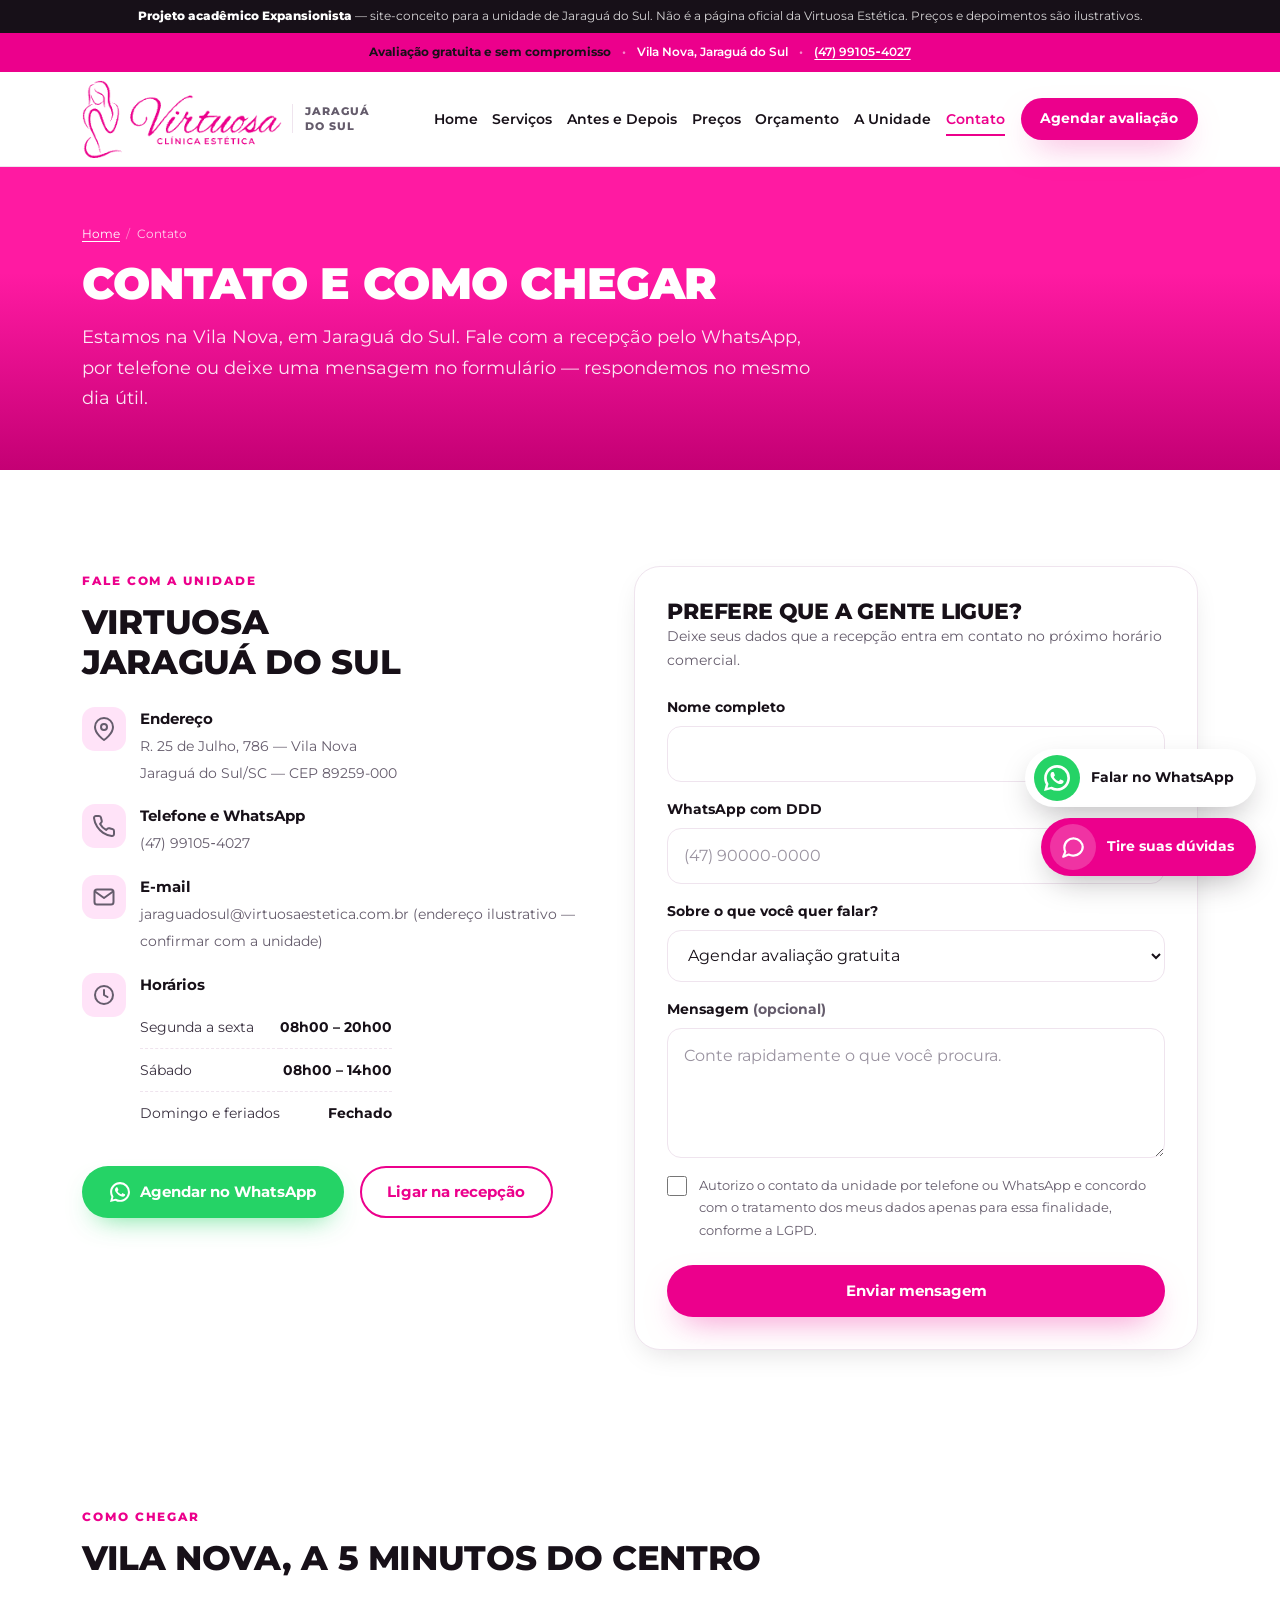
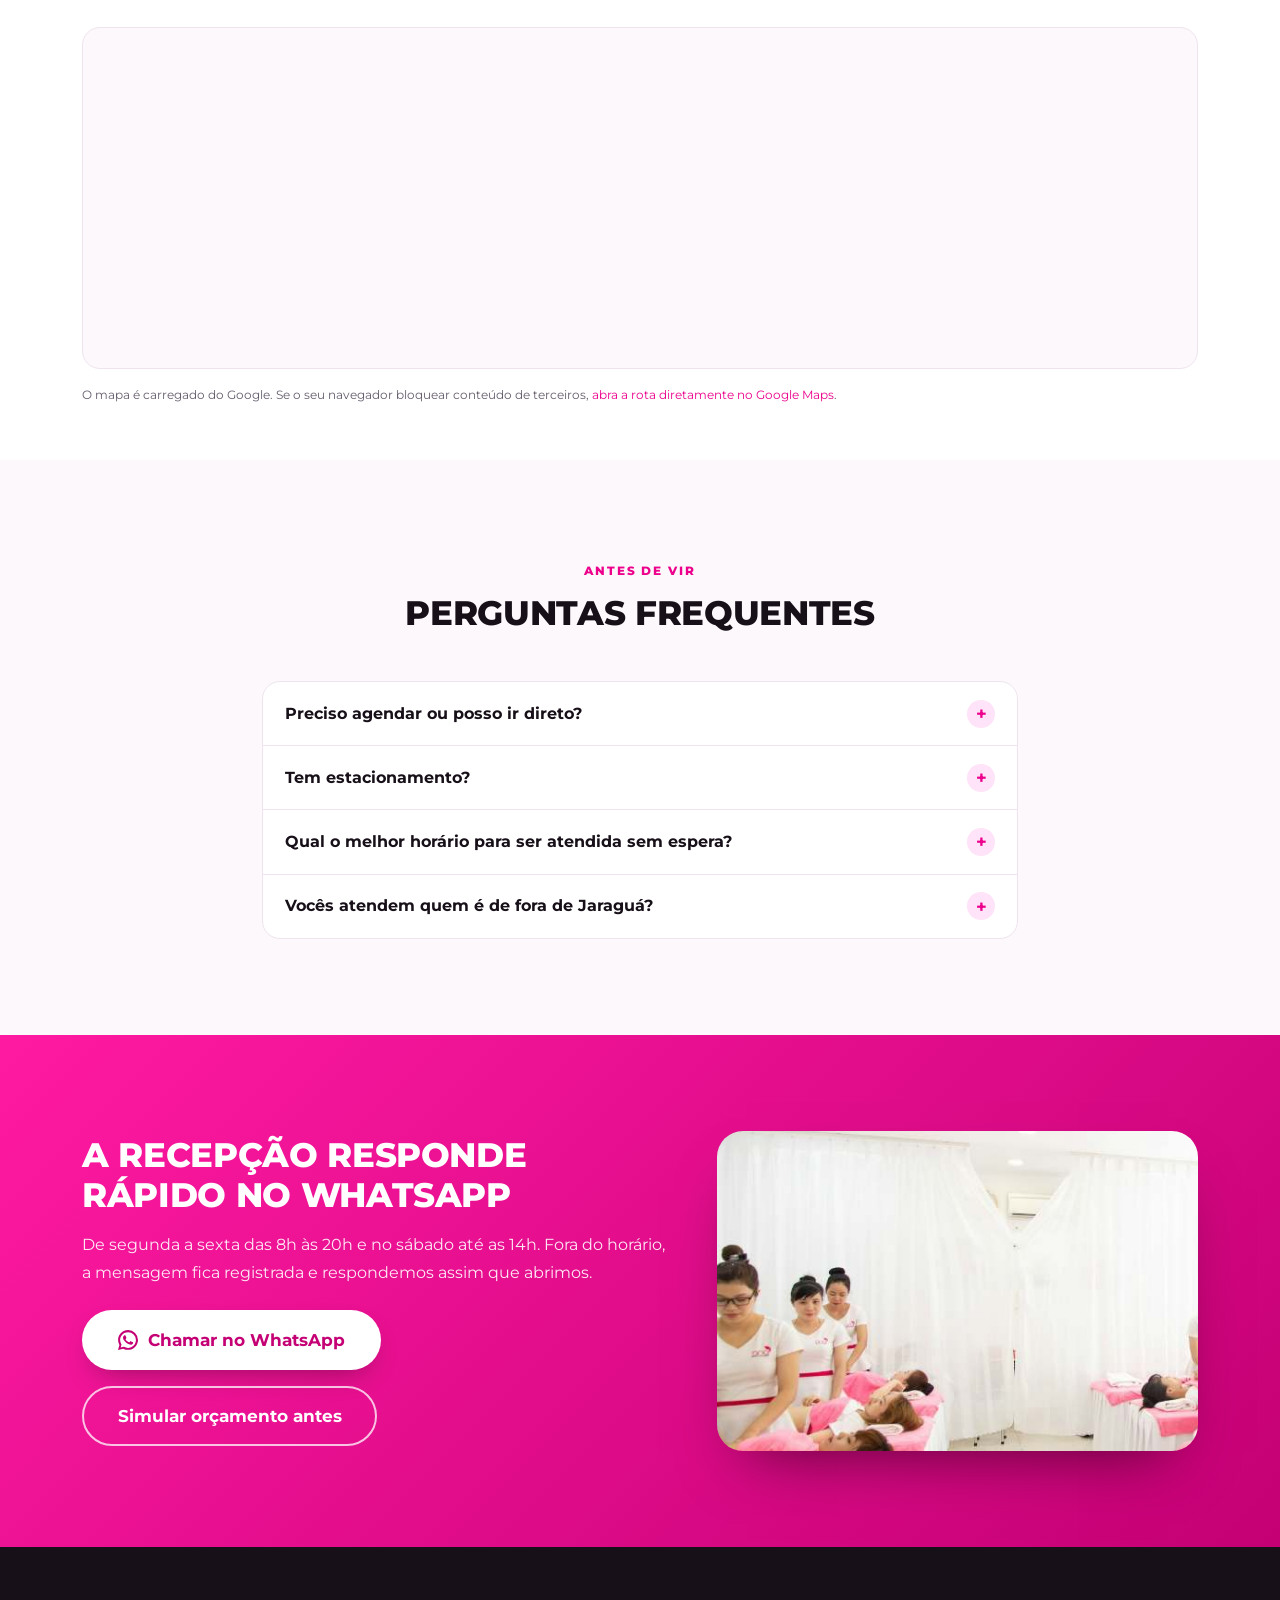
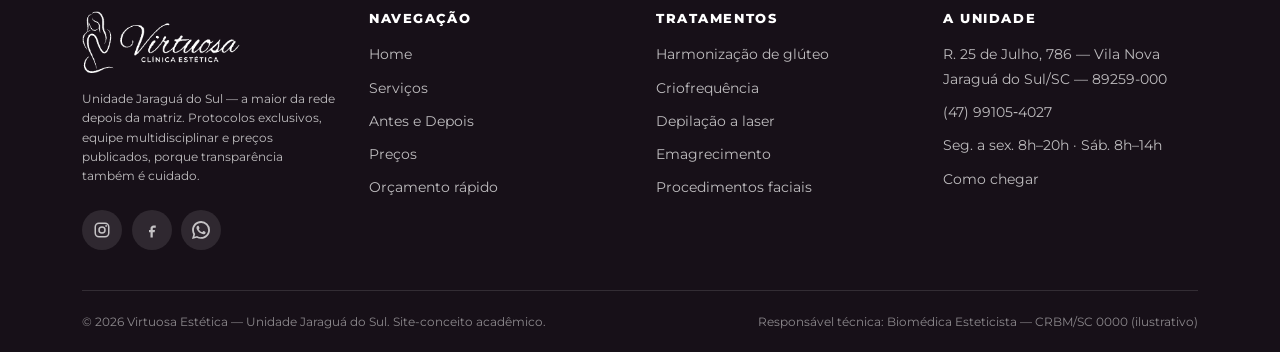
<file: contato.html>
<!DOCTYPE html>
<html lang="pt-BR">
<head>
  <meta charset="UTF-8">
  <meta name="viewport" content="width=device-width, initial-scale=1">
  <title>Contato e como chegar | Virtuosa Estética Jaraguá do Sul</title>
  <meta name="description" content="Endereço, telefone, WhatsApp e horários da Virtuosa Estética em Jaraguá do Sul — R. 25 de Julho, 786, Vila Nova. Agende sua avaliação gratuita.">
  <link rel="canonical" href="https://virtuosa-jaragua.com.br/contato.html">
  <meta name="theme-color" content="#EC008C">
  <meta name="robots" content="index, follow">

  <!-- SEO local: reforça cidade e bairro para as buscas "estética em Jaraguá do Sul" -->
  <meta name="geo.region" content="BR-SC">
  <meta name="geo.placename" content="Jaraguá do Sul">
  <meta name="geo.position" content="-26.4996643;-49.0808047">

  <!-- Compartilhamento em redes sociais -->
  <meta property="og:type" content="website">
  <meta property="og:locale" content="pt_BR">
  <meta property="og:site_name" content="Virtuosa Estética — Jaraguá do Sul">
  <meta property="og:title" content="Contato e como chegar | Virtuosa Estética Jaraguá do Sul">
  <meta property="og:description" content="Endereço, telefone, WhatsApp e horários da Virtuosa Estética em Jaraguá do Sul — R. 25 de Julho, 786, Vila Nova. Agende sua avaliação gratuita.">
  <meta property="og:url" content="https://virtuosa-jaragua.com.br/contato.html">
  <meta property="og:image" content="https://virtuosa-jaragua.com.br/assets/img/unidade.jpg">
  <meta name="twitter:card" content="summary_large_image">

  <link rel="icon" href="assets/img/favicon.png" type="image/png">
  <link rel="preload" href="assets/fonts/montserrat-latin-800-normal.woff2" as="font" type="font/woff2" crossorigin>
  <link rel="stylesheet" href="assets/css/base.css">
  <link rel="stylesheet" href="assets/css/components.css">
  <link rel="stylesheet" href="assets/css/pages.css">
  <script type="application/ld+json">
  {
    "@context": "https://schema.org",
    "@type": "BeautySalon",
    "@id": "https://virtuosa-jaragua.com.br/#unidade",
    "name": "Virtuosa Estética — Jaraguá do Sul",
    "image": "https://virtuosa-jaragua.com.br/assets/img/unidade.jpg",
    "url": "https://virtuosa-jaragua.com.br/",
    "telephone": "+5547991054027",
    "priceRange": "R$$",
    "currenciesAccepted": "BRL",
    "paymentAccepted": "Dinheiro, Pix, Cartão de crédito e débito",
    "address": {
      "@type": "PostalAddress",
      "streetAddress": "R. 25 de Julho, 786",
      "addressLocality": "Jaraguá do Sul",
      "addressRegion": "SC",
      "postalCode": "89259-000",
      "addressCountry": "BR"
    },
    "geo": { "@type": "GeoCoordinates", "latitude": -26.4996643, "longitude": -49.0808047 },
    "areaServed": [
      { "@type": "City", "name": "Jaraguá do Sul" },
      { "@type": "City", "name": "Guaramirim" },
      { "@type": "City", "name": "Schroeder" },
      { "@type": "City", "name": "Corupá" },
      { "@type": "City", "name": "Massaranduba" }
    ],
    "openingHoursSpecification": [
      { "@type": "OpeningHoursSpecification",
        "dayOfWeek": ["Monday","Tuesday","Wednesday","Thursday","Friday"],
        "opens": "08:00", "closes": "20:00" },
      { "@type": "OpeningHoursSpecification", "dayOfWeek": "Saturday", "opens": "08:00", "closes": "14:00" }
    ],
    "aggregateRating": { "@type": "AggregateRating", "ratingValue": "4.9", "reviewCount": "74" },
    "makesOffer": [
      { "@type": "Offer", "name": "Depilação a laser — axilas",
        "priceSpecification": { "@type": "PriceSpecification", "price": "89", "priceCurrency": "BRL" } },
      { "@type": "Offer", "name": "Criofrequência",
        "priceSpecification": { "@type": "PriceSpecification", "price": "250", "priceCurrency": "BRL" } },
      { "@type": "Offer", "name": "Harmonização de glúteo",
        "priceSpecification": { "@type": "PriceSpecification", "price": "1500", "priceCurrency": "BRL" } }
    ]
  }
  </script>
  <script type="application/ld+json">
  {
    "@context": "https://schema.org",
    "@type": "BreadcrumbList",
    "itemListElement": [
      { "@type": "ListItem", "position": 1, "name": "Home", "item": "https://virtuosa-jaragua.com.br/" },
      { "@type": "ListItem", "position": 2, "name": "Contato", "item": "https://virtuosa-jaragua.com.br/contato.html" }
    ]
  }
  </script>
  <script type="application/ld+json">
  {
    "@context": "https://schema.org",
    "@type": "FAQPage",
    "mainEntity": [
      { "@type": "Question", "name": "Preciso agendar ou posso ir direto?",
        "acceptedAnswer": { "@type": "Answer", "text": "O ideal é agendar: a agenda costuma fechar com alguns dias de antecedência, principalmente no fim da tarde e aos sábados. Mas se você aparecer e houver janela, a gente atende." } },
      { "@type": "Question", "name": "Tem estacionamento?",
        "acceptedAnswer": { "@type": "Answer", "text": "Sim, há vagas na frente da unidade e estacionamento rotativo na rua. Chegando de ônibus, o ponto mais próximo fica a cerca de 200 metros." } },
      { "@type": "Question", "name": "Qual o melhor horário para ser atendida sem espera?",
        "acceptedAnswer": { "@type": "Answer", "text": "Manhãs de terça a quinta costumam ser as mais tranquilas. Sábado é o dia de maior movimento." } },
      { "@type": "Question", "name": "Vocês atendem quem é de fora de Jaraguá?",
        "acceptedAnswer": { "@type": "Answer", "text": "Sim — boa parte das clientes vem de Guaramirim, Schroeder, Corupá e Massaranduba. Nesses casos conseguimos concentrar mais de um procedimento no mesmo dia para você não precisar voltar tantas vezes." } }
    ]
  }
  </script>
</head>
<body>
<a class="skip-link" href="#conteudo">Pular para o conteúdo</a>

<!-- ================= AVISO DE PROJETO ACADÊMICO =================
     Este site é um CONCEITO desenvolvido para o projeto acadêmico
     Expansionista. Não é a página oficial da unidade. Para usar como
     site real, remova este bloco <div class="demo-flag"> das 7 páginas.
============================================================== -->
<div class="demo-flag">
  <b>Projeto acadêmico Expansionista</b> — site-conceito para a unidade de Jaraguá do Sul.
  Não é a página oficial da Virtuosa Estética. Preços e depoimentos são ilustrativos.
</div>

<div class="topbar">
  <strong>Avaliação gratuita e sem compromisso</strong>
  <span class="sep">•</span> Vila Nova, Jaraguá do Sul
  <span class="sep">•</span> <a data-tel href="tel:+5547991054027">(47)&nbsp;99105&#8209;4027</a>
</div>

<header class="header">
  <div class="container header__inner">
    <a class="brand" href="index.html" aria-label="Virtuosa Estética Jaraguá do Sul — página inicial">
      <img class="brand__logo" src="assets/img/logo.png" width="241" height="94" alt="Virtuosa Clínica Estética">
      <span class="brand__unit">Jaraguá<br>do Sul</span>
    </a>

    <nav class="nav" aria-label="Menu principal">
      <ul>
            <li><a href="index.html">Home</a></li>
            <li><a href="servicos.html">Serviços</a></li>
            <li><a href="antes-depois.html">Antes e Depois</a></li>
            <li><a href="precos.html">Preços</a></li>
            <li><a href="orcamento.html">Orçamento</a></li>
            <li><a href="sobre.html">A Unidade</a></li>
            <li><a href="contato.html" aria-current="page">Contato</a></li>
      </ul>
    </nav>

    <a class="btn btn--sm header__cta" data-wa="avaliacao" href="#">Agendar avaliação</a>

    <button class="nav-toggle" type="button" aria-expanded="false" aria-controls="menu-mobile" aria-label="Abrir menu">
      <span></span><span></span><span></span>
    </button>
  </div>
</header>

<!-- Menu mobile -->
<div class="drawer" id="menu-mobile">
  <div class="drawer__panel" role="dialog" aria-modal="true" aria-label="Menu">
    <div class="drawer__head">
      <img class="brand__logo" src="assets/img/logo.png" width="241" height="94" alt="Virtuosa Clínica Estética">
      <button class="drawer__close" type="button" aria-label="Fechar menu">&times;</button>
    </div>
    <nav aria-label="Menu mobile">
      <ul>
          <li><a href="index.html">Home</a></li>
          <li><a href="servicos.html">Serviços</a></li>
          <li><a href="antes-depois.html">Antes e Depois</a></li>
          <li><a href="precos.html">Preços</a></li>
          <li><a href="orcamento.html">Orçamento</a></li>
          <li><a href="sobre.html">A Unidade</a></li>
          <li><a href="contato.html" aria-current="page">Contato</a></li>
      </ul>
    </nav>
    <a class="btn btn--wa btn--block" data-wa="avaliacao" href="#"><svg viewBox="0 0 24 24" fill="currentColor"><path d="M17.47 14.38c-.3-.15-1.76-.87-2.03-.97-.27-.1-.47-.15-.67.15s-.77.97-.94 1.17-.35.22-.65.07a8.1 8.1 0 0 1-2.39-1.47 9 9 0 0 1-1.65-2.06c-.17-.3 0-.46.13-.61.14-.14.3-.35.45-.52.15-.17.2-.3.3-.5.1-.2.05-.37-.02-.52-.08-.15-.67-1.61-.92-2.2-.24-.58-.49-.5-.67-.51h-.57c-.2 0-.52.07-.79.37s-1.04 1.02-1.04 2.48 1.07 2.88 1.22 3.08c.15.2 2.1 3.2 5.08 4.49.71.3 1.26.49 1.69.63.71.22 1.36.19 1.87.12.57-.09 1.76-.72 2-1.41.25-.7.25-1.29.18-1.42-.07-.13-.27-.2-.57-.35zM12.05 21.5h-.01a9.5 9.5 0 0 1-4.83-1.32l-.35-.2-3.59.94.96-3.5-.23-.36a9.42 9.42 0 0 1-1.45-5.04c0-5.2 4.25-9.44 9.5-9.44a9.4 9.4 0 0 1 6.7 2.78 9.35 9.35 0 0 1 2.78 6.67c0 5.2-4.26 9.44-9.48 9.44zM20.5 3.5A11.8 11.8 0 0 0 12.05 0C5.46 0 .1 5.35.1 11.92c0 2.1.55 4.15 1.6 5.96L0 24l6.3-1.65a11.9 11.9 0 0 0 5.74 1.46h.01c6.58 0 11.94-5.35 11.95-11.92a11.85 11.85 0 0 0-3.5-8.39z"/></svg> Agendar no WhatsApp</a>
  </div>
</div>

<main id="conteudo">

<section class="page-head">
  <div class="container">
    <nav class="breadcrumb" aria-label="Você está aqui">
      <ol>
        <li><a href="index.html">Home</a></li>
        <li aria-current="page">Contato</li>
      </ol>
    </nav>
    <h1>Contato e como chegar</h1>
    <p class="lead">Estamos na Vila Nova, em Jaraguá do Sul. Fale com a recepção pelo WhatsApp, por telefone ou deixe uma mensagem no formulário — respondemos no mesmo dia útil.</p>
  </div>
</section>

<section class="section">
  <div class="container">
    <div class="contact-grid">

      <!-- ---------------- Dados da unidade ---------------- -->
      <div>
        <span class="eyebrow">Fale com a unidade</span>
        <h2>Virtuosa Jaraguá do Sul</h2>

        <ul class="info-list mt-3">
          <li>
            <span class="feature__icon"><svg viewBox="0 0 24 24" fill="none" stroke="currentColor" stroke-width="2" stroke-linecap="round" stroke-linejoin="round"><path d="M21 10c0 7-9 13-9 13s-9-6-9-13a9 9 0 0 1 18 0z"/><circle cx="12" cy="10" r="3"/></svg></span>
            <div>
              <b>Endereço</b>
              <span>R. 25 de Julho, 786 — Vila Nova<br>Jaraguá do Sul/SC — CEP 89259-000</span>
            </div>
          </li>
          <li>
            <span class="feature__icon"><svg viewBox="0 0 24 24" fill="none" stroke="currentColor" stroke-width="2" stroke-linecap="round" stroke-linejoin="round"><path d="M22 16.9v3a2 2 0 0 1-2.2 2 19.8 19.8 0 0 1-8.6-3.1 19.5 19.5 0 0 1-6-6A19.8 19.8 0 0 1 2 4.2 2 2 0 0 1 4 2h3a2 2 0 0 1 2 1.7c.1 1 .4 1.9.7 2.8a2 2 0 0 1-.5 2.1L8.1 9.9a16 16 0 0 0 6 6l1.3-1.1a2 2 0 0 1 2.1-.5c.9.3 1.8.6 2.8.7a2 2 0 0 1 1.7 2z"/></svg></span>
            <div>
              <b>Telefone e WhatsApp</b>
              <a data-tel href="tel:+5547991054027">(47)&nbsp;99105&#8209;4027</a>
            </div>
          </li>
          <li>
            <span class="feature__icon"><svg viewBox="0 0 24 24" fill="none" stroke="currentColor" stroke-width="2" stroke-linecap="round" stroke-linejoin="round"><rect x="2.5" y="4.5" width="19" height="15" rx="2.5"/><polyline points="3 6.5 12 13 21 6.5"/></svg></span>
            <div>
              <b>E-mail</b>
              <a href="mailto:jaraguadosul@virtuosaestetica.com.br">jaraguadosul@virtuosaestetica.com.br</a>
              <span class="tiny">(endereço ilustrativo — confirmar com a unidade)</span>
            </div>
          </li>
          <li>
            <span class="feature__icon"><svg viewBox="0 0 24 24" fill="none" stroke="currentColor" stroke-width="2" stroke-linecap="round" stroke-linejoin="round"><circle cx="12" cy="12" r="9"/><polyline points="12 7 12 12 15.5 14"/></svg></span>
            <div>
              <b>Horários</b>
              <table class="hours mt-1">
                <tbody>
                  <tr><td>Segunda a sexta</td><td>08h00 – 20h00</td></tr>
                  <tr><td>Sábado</td><td>08h00 – 14h00</td></tr>
                  <tr><td>Domingo e feriados</td><td>Fechado</td></tr>
                </tbody>
              </table>
            </div>
          </li>
        </ul>

        <div class="flex gap wrap mt-4">
          <a class="btn btn--wa" data-wa="avaliacao" href="#"><svg viewBox="0 0 24 24" fill="currentColor"><path d="M17.47 14.38c-.3-.15-1.76-.87-2.03-.97-.27-.1-.47-.15-.67.15s-.77.97-.94 1.17-.35.22-.65.07a8.1 8.1 0 0 1-2.39-1.47 9 9 0 0 1-1.65-2.06c-.17-.3 0-.46.13-.61.14-.14.3-.35.45-.52.15-.17.2-.3.3-.5.1-.2.05-.37-.02-.52-.08-.15-.67-1.61-.92-2.2-.24-.58-.49-.5-.67-.51h-.57c-.2 0-.52.07-.79.37s-1.04 1.02-1.04 2.48 1.07 2.88 1.22 3.08c.15.2 2.1 3.2 5.08 4.49.71.3 1.26.49 1.69.63.71.22 1.36.19 1.87.12.57-.09 1.76-.72 2-1.41.25-.7.25-1.29.18-1.42-.07-.13-.27-.2-.57-.35zM12.05 21.5h-.01a9.5 9.5 0 0 1-4.83-1.32l-.35-.2-3.59.94.96-3.5-.23-.36a9.42 9.42 0 0 1-1.45-5.04c0-5.2 4.25-9.44 9.5-9.44a9.4 9.4 0 0 1 6.7 2.78 9.35 9.35 0 0 1 2.78 6.67c0 5.2-4.26 9.44-9.48 9.44zM20.5 3.5A11.8 11.8 0 0 0 12.05 0C5.46 0 .1 5.35.1 11.92c0 2.1.55 4.15 1.6 5.96L0 24l6.3-1.65a11.9 11.9 0 0 0 5.74 1.46h.01c6.58 0 11.94-5.35 11.95-11.92a11.85 11.85 0 0 0-3.5-8.39z"/></svg> Agendar no WhatsApp</a>
          <a class="btn btn--outline" data-tel href="tel:+5547991054027">Ligar na recepção</a>
        </div>
      </div>

      <!-- ---------------- Formulário ---------------- -->
      <div class="quote">
        <div class="quote__body">
          <h2 class="h3">Prefere que a gente ligue?</h2>
          <p class="small muted mb-3">
            Deixe seus dados que a recepção entra em contato no próximo horário comercial.
          </p>

          <!-- ================= FORMULÁRIO (SOMENTE VISUAL) =================
               Não há back-end nesta etapa. O envio é simulado em main.js.
               >>> INTEGRAÇÃO FUTURA: trocar por POST para o CRM da rede,
               ou por um serviço como Formspree/Netlify Forms.
          ============================================================= -->
          <form data-fake-submit novalidate>
            <div class="field">
              <label for="nome">Nome completo</label>
              <input class="input" type="text" id="nome" name="nome" autocomplete="name" required>
            </div>

            <div class="field">
              <label for="telefone">WhatsApp com DDD</label>
              <input class="input" type="tel" id="telefone" name="telefone" placeholder="(47) 90000-0000"
                     autocomplete="tel" required>
            </div>

            <div class="field">
              <label for="assunto">Sobre o que você quer falar?</label>
              <select class="select" id="assunto" name="assunto">
                <option>Agendar avaliação gratuita</option>
                <option>Dúvida sobre preços</option>
                <option>Depilação a laser</option>
                <option>Emagrecimento</option>
                <option>Procedimentos faciais</option>
                <option>Protocolos exclusivos</option>
                <option>Outro assunto</option>
              </select>
            </div>

            <div class="field">
              <label for="mensagem">Mensagem <span class="muted small">(opcional)</span></label>
              <textarea class="textarea" id="mensagem" name="mensagem"
                        placeholder="Conte rapidamente o que você procura."></textarea>
            </div>

            <label class="check mb-3">
              <input type="checkbox" name="consentimento" required>
              <span>Autorizo o contato da unidade por telefone ou WhatsApp e concordo com o tratamento
              dos meus dados apenas para essa finalidade, conforme a LGPD.</span>
            </label>

            <button class="btn btn--block" type="submit" data-label="Enviar mensagem">Enviar mensagem</button>

            <p class="notice mt-3" data-form-msg hidden tabindex="-1">
              <svg viewBox="0 0 24 24" fill="none" stroke="currentColor" stroke-width="2.4" stroke-linecap="round" stroke-linejoin="round"><polyline points="20 6 9 17 4 12"/></svg>
              <span><strong>Mensagem registrada!</strong> Este formulário é uma demonstração visual —
              nenhum dado foi enviado. Para falar com a unidade agora, use o WhatsApp.</span>
            </p>
          </form>
        </div>
      </div>
    </div>
  </div>
</section>

<!-- ------------------------- MAPA ------------------------- -->
<section class="section-tight" id="mapa" aria-labelledby="como-chegar">
  <div class="container">
    <div class="section-head">
      <span class="eyebrow">Como chegar</span>
      <h2 id="como-chegar">Vila Nova, a 5 minutos do centro</h2>
    </div>
    <div class="map">
      <iframe title="Mapa da Virtuosa Estética em Jaraguá do Sul"
              src="https://www.google.com/maps?q=R.%2025%20de%20Julho%2C%20786%20-%20Vila%20Nova%2C%20Jaragu%C3%A1%20do%20Sul%20-%20SC&output=embed"
              loading="lazy" referrerpolicy="no-referrer-when-downgrade" allowfullscreen></iframe>
    </div>
    <p class="tiny muted mt-2">
      O mapa é carregado do Google. Se o seu navegador bloquear conteúdo de terceiros,
      <a href="https://www.google.com/maps/place/R.+25+de+Julho,+786+-+Vila+Nova,+Jaragu%C3%A1+do+Sul+-+SC"
         target="_blank" rel="noopener">abra a rota diretamente no Google Maps</a>.
    </p>
  </div>
</section>

<section class="section section--alt" aria-labelledby="faq">
  <div class="container container-narrow">
    <div class="section-head section-head--center">
      <span class="eyebrow">Antes de vir</span>
      <h2 id="faq">Perguntas frequentes</h2>
    </div>
    <div class="accordion">
      <div class="accordion__item">
        <h3><button class="accordion__trigger" type="button" aria-expanded="false" aria-controls="faq-contato-0">Preciso agendar ou posso ir direto?</button></h3>
        <div class="accordion__panel" id="faq-contato-0"><p>O ideal é agendar: a agenda costuma fechar com alguns dias de antecedência, principalmente no fim da tarde e aos sábados. Mas se você aparecer e houver janela, a gente atende.</p></div>
      </div>
      <div class="accordion__item">
        <h3><button class="accordion__trigger" type="button" aria-expanded="false" aria-controls="faq-contato-1">Tem estacionamento?</button></h3>
        <div class="accordion__panel" id="faq-contato-1"><p>Sim, há vagas na frente da unidade e estacionamento rotativo na rua. Chegando de ônibus, o ponto mais próximo fica a cerca de 200 metros.</p></div>
      </div>
      <div class="accordion__item">
        <h3><button class="accordion__trigger" type="button" aria-expanded="false" aria-controls="faq-contato-2">Qual o melhor horário para ser atendida sem espera?</button></h3>
        <div class="accordion__panel" id="faq-contato-2"><p>Manhãs de terça a quinta costumam ser as mais tranquilas. Sábado é o dia de maior movimento.</p></div>
      </div>
      <div class="accordion__item">
        <h3><button class="accordion__trigger" type="button" aria-expanded="false" aria-controls="faq-contato-3">Vocês atendem quem é de fora de Jaraguá?</button></h3>
        <div class="accordion__panel" id="faq-contato-3"><p>Sim — boa parte das clientes vem de Guaramirim, Schroeder, Corupá e Massaranduba. Nesses casos conseguimos concentrar mais de um procedimento no mesmo dia para você não precisar voltar tantas vezes.</p></div>
      </div>
    </div>
  </div>
</section>

<section class="cta-band">
  <div class="container cta-band__inner">
    <div>
      <h2>A recepção responde rápido no WhatsApp</h2>
      <p class="mt-2">
        De segunda a sexta das 8h às 20h e no sábado até as 14h. Fora do horário, a mensagem fica
        registrada e respondemos assim que abrimos.
      </p>
      <div class="flex gap wrap mt-3">
        <a class="btn btn--white btn--lg" data-wa="geral" href="#"><svg viewBox="0 0 24 24" fill="currentColor"><path d="M17.47 14.38c-.3-.15-1.76-.87-2.03-.97-.27-.1-.47-.15-.67.15s-.77.97-.94 1.17-.35.22-.65.07a8.1 8.1 0 0 1-2.39-1.47 9 9 0 0 1-1.65-2.06c-.17-.3 0-.46.13-.61.14-.14.3-.35.45-.52.15-.17.2-.3.3-.5.1-.2.05-.37-.02-.52-.08-.15-.67-1.61-.92-2.2-.24-.58-.49-.5-.67-.51h-.57c-.2 0-.52.07-.79.37s-1.04 1.02-1.04 2.48 1.07 2.88 1.22 3.08c.15.2 2.1 3.2 5.08 4.49.71.3 1.26.49 1.69.63.71.22 1.36.19 1.87.12.57-.09 1.76-.72 2-1.41.25-.7.25-1.29.18-1.42-.07-.13-.27-.2-.57-.35zM12.05 21.5h-.01a9.5 9.5 0 0 1-4.83-1.32l-.35-.2-3.59.94.96-3.5-.23-.36a9.42 9.42 0 0 1-1.45-5.04c0-5.2 4.25-9.44 9.5-9.44a9.4 9.4 0 0 1 6.7 2.78 9.35 9.35 0 0 1 2.78 6.67c0 5.2-4.26 9.44-9.48 9.44zM20.5 3.5A11.8 11.8 0 0 0 12.05 0C5.46 0 .1 5.35.1 11.92c0 2.1.55 4.15 1.6 5.96L0 24l6.3-1.65a11.9 11.9 0 0 0 5.74 1.46h.01c6.58 0 11.94-5.35 11.95-11.92a11.85 11.85 0 0 0-3.5-8.39z"/></svg> Chamar no WhatsApp</a>
        <a class="btn btn--ghost-white btn--lg" href="orcamento.html">Simular orçamento antes</a>
      </div>
    </div>
    <div class="cta-band__img">
      <img src="assets/img/sala-rosa.jpg" loading="lazy" width="520" height="760"
           alt="Sala de atendimento da unidade Virtuosa Jaraguá do Sul">
    </div>
  </div>
</section>

</main>

<footer class="footer">
  <div class="container">
    <div class="footer__grid">
      <div>
        <div class="footer__brand"><img src="assets/img/logo-branco.png" width="241" height="94" alt="Virtuosa Clínica Estética"></div>
        <p class="tiny mt-2" style="max-width:26rem">
          Unidade Jaraguá do Sul — a maior da rede depois da matriz. Protocolos exclusivos,
          equipe multidisciplinar e preços publicados, porque transparência também é cuidado.
        </p>
        <ul class="footer__social mt-3">
          <li><a href="#" data-social="instagram" aria-label="Instagram da unidade"><svg viewBox="0 0 24 24" fill="none" stroke="currentColor" stroke-width="2"><rect x="3" y="3" width="18" height="18" rx="5"/><circle cx="12" cy="12" r="4"/><circle cx="17.5" cy="6.5" r="1.2" fill="currentColor" stroke="none"/></svg></a></li>
          <li><a href="#" data-social="facebook" aria-label="Facebook da unidade"><svg viewBox="0 0 24 24" fill="currentColor"><path d="M14 9h3V6h-3c-2.2 0-4 1.8-4 4v2H8v3h2v7h3v-7h2.5l.5-3H13v-2c0-.6.4-1 1-1z"/></svg></a></li>
          <li><a data-wa="geral" href="#" aria-label="WhatsApp da unidade"><svg viewBox="0 0 24 24" fill="currentColor"><path d="M17.47 14.38c-.3-.15-1.76-.87-2.03-.97-.27-.1-.47-.15-.67.15s-.77.97-.94 1.17-.35.22-.65.07a8.1 8.1 0 0 1-2.39-1.47 9 9 0 0 1-1.65-2.06c-.17-.3 0-.46.13-.61.14-.14.3-.35.45-.52.15-.17.2-.3.3-.5.1-.2.05-.37-.02-.52-.08-.15-.67-1.61-.92-2.2-.24-.58-.49-.5-.67-.51h-.57c-.2 0-.52.07-.79.37s-1.04 1.02-1.04 2.48 1.07 2.88 1.22 3.08c.15.2 2.1 3.2 5.08 4.49.71.3 1.26.49 1.69.63.71.22 1.36.19 1.87.12.57-.09 1.76-.72 2-1.41.25-.7.25-1.29.18-1.42-.07-.13-.27-.2-.57-.35zM12.05 21.5h-.01a9.5 9.5 0 0 1-4.83-1.32l-.35-.2-3.59.94.96-3.5-.23-.36a9.42 9.42 0 0 1-1.45-5.04c0-5.2 4.25-9.44 9.5-9.44a9.4 9.4 0 0 1 6.7 2.78 9.35 9.35 0 0 1 2.78 6.67c0 5.2-4.26 9.44-9.48 9.44zM20.5 3.5A11.8 11.8 0 0 0 12.05 0C5.46 0 .1 5.35.1 11.92c0 2.1.55 4.15 1.6 5.96L0 24l6.3-1.65a11.9 11.9 0 0 0 5.74 1.46h.01c6.58 0 11.94-5.35 11.95-11.92a11.85 11.85 0 0 0-3.5-8.39z"/></svg></a></li>
        </ul>
      </div>

      <div>
        <h3>Navegação</h3>
        <ul>
          <li><a href="index.html">Home</a></li>
          <li><a href="servicos.html">Serviços</a></li>
          <li><a href="antes-depois.html">Antes e Depois</a></li>
          <li><a href="precos.html">Preços</a></li>
          <li><a href="orcamento.html">Orçamento rápido</a></li>
        </ul>
      </div>

      <div>
        <h3>Tratamentos</h3>
        <ul>
          <li><a href="servicos.html?cat=exclusivos">Harmonização de glúteo</a></li>
          <li><a href="servicos.html?cat=corporais">Criofrequência</a></li>
          <li><a href="servicos.html?cat=laser">Depilação a laser</a></li>
          <li><a href="servicos.html?cat=emagrecimento">Emagrecimento</a></li>
          <li><a href="servicos.html?cat=faciais">Procedimentos faciais</a></li>
        </ul>
      </div>

      <div>
        <h3>A unidade</h3>
        <ul>
          <li>R. 25 de Julho, 786 — Vila Nova<br>Jaraguá do Sul/SC — 89259-000</li>
          <li><a data-tel href="tel:+5547991054027">(47)&nbsp;99105&#8209;4027</a></li>
          <li>Seg. a sex. 8h–20h · Sáb. 8h–14h</li>
          <li><a href="contato.html#mapa">Como chegar</a></li>
        </ul>
      </div>
    </div>

    <div class="footer__bottom">
      <span>© <span data-ano>2026</span> Virtuosa Estética — Unidade Jaraguá do Sul. Site-conceito acadêmico.</span>
      <span>Responsável técnica: Biomédica Esteticista — CRBM/SC 0000 (ilustrativo)</span>
    </div>
  </div>
</footer>

<!-- ================= BOTÕES FLUTUANTES ================= -->
<div class="floaters">
  <a class="floater floater--wa" data-wa="geral" href="#">
    <span class="floater__icon"><svg viewBox="0 0 24 24" fill="currentColor"><path d="M17.47 14.38c-.3-.15-1.76-.87-2.03-.97-.27-.1-.47-.15-.67.15s-.77.97-.94 1.17-.35.22-.65.07a8.1 8.1 0 0 1-2.39-1.47 9 9 0 0 1-1.65-2.06c-.17-.3 0-.46.13-.61.14-.14.3-.35.45-.52.15-.17.2-.3.3-.5.1-.2.05-.37-.02-.52-.08-.15-.67-1.61-.92-2.2-.24-.58-.49-.5-.67-.51h-.57c-.2 0-.52.07-.79.37s-1.04 1.02-1.04 2.48 1.07 2.88 1.22 3.08c.15.2 2.1 3.2 5.08 4.49.71.3 1.26.49 1.69.63.71.22 1.36.19 1.87.12.57-.09 1.76-.72 2-1.41.25-.7.25-1.29.18-1.42-.07-.13-.27-.2-.57-.35zM12.05 21.5h-.01a9.5 9.5 0 0 1-4.83-1.32l-.35-.2-3.59.94.96-3.5-.23-.36a9.42 9.42 0 0 1-1.45-5.04c0-5.2 4.25-9.44 9.5-9.44a9.4 9.4 0 0 1 6.7 2.78 9.35 9.35 0 0 1 2.78 6.67c0 5.2-4.26 9.44-9.48 9.44zM20.5 3.5A11.8 11.8 0 0 0 12.05 0C5.46 0 .1 5.35.1 11.92c0 2.1.55 4.15 1.6 5.96L0 24l6.3-1.65a11.9 11.9 0 0 0 5.74 1.46h.01c6.58 0 11.94-5.35 11.95-11.92a11.85 11.85 0 0 0-3.5-8.39z"/></svg></span>
    <span class="floater__label">Falar no WhatsApp</span>
  </a>
  <button class="floater floater--chat" id="chat-open" type="button" aria-controls="chat" aria-expanded="false">
    <span class="floater__icon"><svg viewBox="0 0 24 24" fill="none" stroke="currentColor" stroke-width="2" stroke-linecap="round" stroke-linejoin="round"><path d="M21 11.5a8.4 8.4 0 0 1-9 8.4 8.9 8.9 0 0 1-4-.9L3 21l1.9-4.6a8.4 8.4 0 0 1-.9-3.9 8.4 8.4 0 0 1 9-8.4 8.4 8.4 0 0 1 8 8.4z"/></svg></span>
    <span class="floater__label">Tire suas dúvidas</span>
  </button>
</div>

<!-- ================= ASSISTENTE VIRTUAL (visual) =================
     Conversa simulada no front-end. Os pontos de integração com o CRM
     estão marcados em assets/js/chatbot.js.
============================================================== -->
<section class="chat" id="chat" role="dialog" aria-modal="false" aria-label="Assistente virtual da Virtuosa" hidden>
  <header class="chat__header">
    <span class="chat__avatar" aria-hidden="true">Vi</span>
    <div>
      <div class="chat__title">Assistente Virtuosa</div>
      <div class="chat__status">Respondemos na hora</div>
    </div>
    <button class="chat__close" type="button" aria-label="Fechar assistente">&times;</button>
  </header>
  <div class="chat__body" role="log" aria-live="polite"></div>
  <div class="chat__quick"></div>
  <p class="chat__foot">Assistente automática. Para falar com uma pessoa, escolha “Falar com atendente”.</p>
</section>

<script src="assets/js/config.js"></script>
<script src="assets/js/main.js"></script>
<script src="assets/js/chatbot.js"></script>
</body>
</html>
</file>
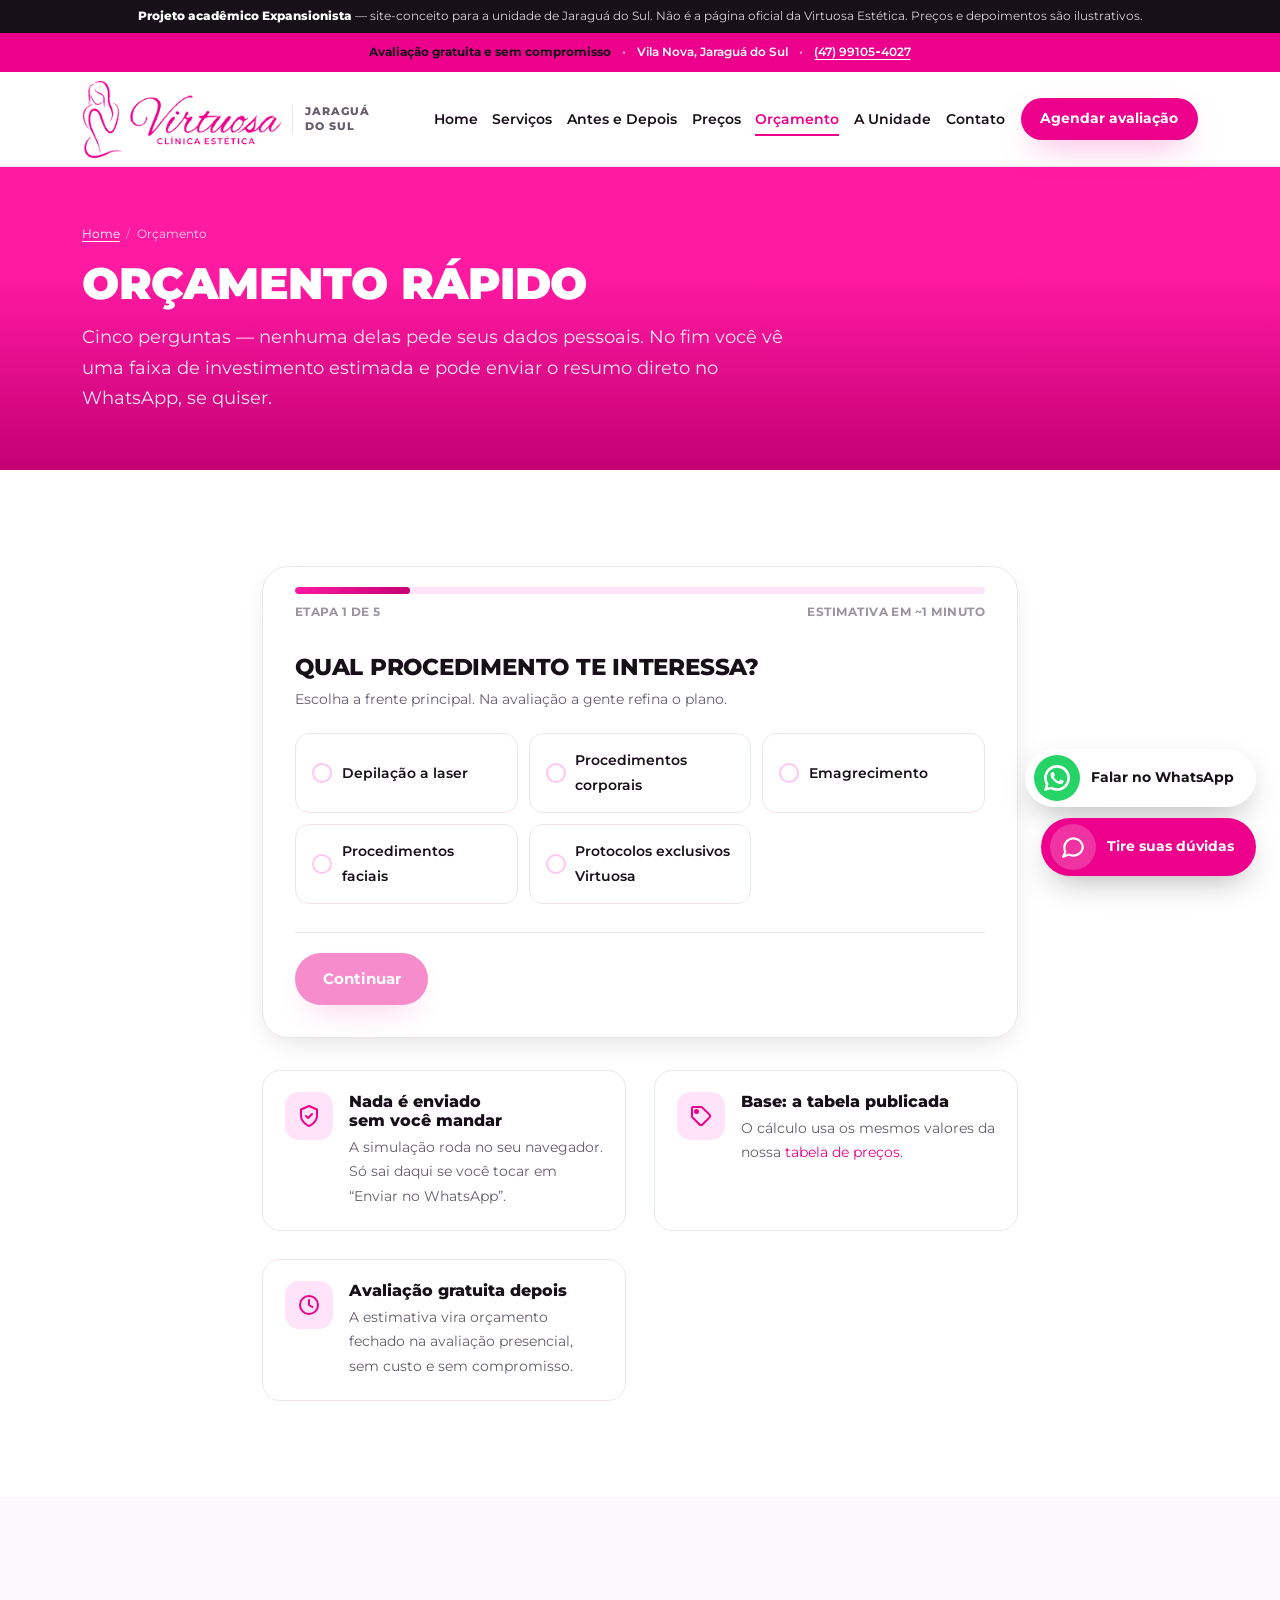
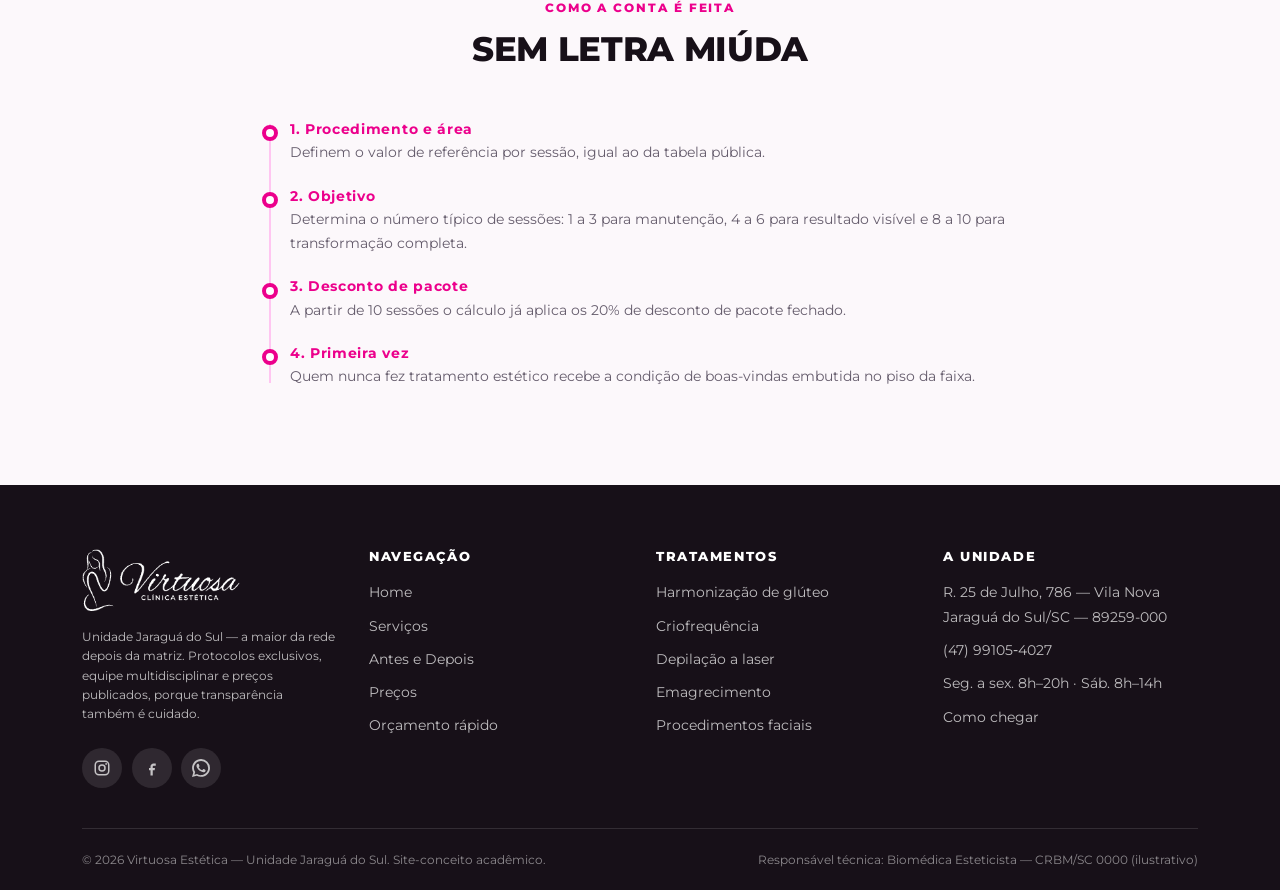
<file: orcamento.html>
<!DOCTYPE html>
<html lang="pt-BR">
<head>
  <meta charset="UTF-8">
  <meta name="viewport" content="width=device-width, initial-scale=1">
  <title>Orçamento rápido | Virtuosa Estética Jaraguá do Sul</title>
  <meta name="description" content="Simule em 1 minuto quanto custa o seu tratamento na Virtuosa de Jaraguá do Sul. Cinco perguntas, faixa de investimento na hora e resumo pronto para enviar no WhatsApp.">
  <link rel="canonical" href="https://virtuosa-jaragua.com.br/orcamento.html">
  <meta name="theme-color" content="#EC008C">
  <meta name="robots" content="index, follow">

  <!-- SEO local: reforça cidade e bairro para as buscas "estética em Jaraguá do Sul" -->
  <meta name="geo.region" content="BR-SC">
  <meta name="geo.placename" content="Jaraguá do Sul">
  <meta name="geo.position" content="-26.4996643;-49.0808047">

  <!-- Compartilhamento em redes sociais -->
  <meta property="og:type" content="website">
  <meta property="og:locale" content="pt_BR">
  <meta property="og:site_name" content="Virtuosa Estética — Jaraguá do Sul">
  <meta property="og:title" content="Orçamento rápido | Virtuosa Estética Jaraguá do Sul">
  <meta property="og:description" content="Simule em 1 minuto quanto custa o seu tratamento na Virtuosa de Jaraguá do Sul. Cinco perguntas, faixa de investimento na hora e resumo pronto para enviar no WhatsApp.">
  <meta property="og:url" content="https://virtuosa-jaragua.com.br/orcamento.html">
  <meta property="og:image" content="https://virtuosa-jaragua.com.br/assets/img/unidade.jpg">
  <meta name="twitter:card" content="summary_large_image">

  <link rel="icon" href="assets/img/favicon.png" type="image/png">
  <link rel="preload" href="assets/fonts/montserrat-latin-800-normal.woff2" as="font" type="font/woff2" crossorigin>
  <link rel="stylesheet" href="assets/css/base.css">
  <link rel="stylesheet" href="assets/css/components.css">
  <link rel="stylesheet" href="assets/css/pages.css">
  <script type="application/ld+json">
  {
    "@context": "https://schema.org",
    "@type": "BeautySalon",
    "@id": "https://virtuosa-jaragua.com.br/#unidade",
    "name": "Virtuosa Estética — Jaraguá do Sul",
    "image": "https://virtuosa-jaragua.com.br/assets/img/unidade.jpg",
    "url": "https://virtuosa-jaragua.com.br/",
    "telephone": "+5547991054027",
    "priceRange": "R$$",
    "currenciesAccepted": "BRL",
    "paymentAccepted": "Dinheiro, Pix, Cartão de crédito e débito",
    "address": {
      "@type": "PostalAddress",
      "streetAddress": "R. 25 de Julho, 786",
      "addressLocality": "Jaraguá do Sul",
      "addressRegion": "SC",
      "postalCode": "89259-000",
      "addressCountry": "BR"
    },
    "geo": { "@type": "GeoCoordinates", "latitude": -26.4996643, "longitude": -49.0808047 },
    "areaServed": [
      { "@type": "City", "name": "Jaraguá do Sul" },
      { "@type": "City", "name": "Guaramirim" },
      { "@type": "City", "name": "Schroeder" },
      { "@type": "City", "name": "Corupá" },
      { "@type": "City", "name": "Massaranduba" }
    ],
    "openingHoursSpecification": [
      { "@type": "OpeningHoursSpecification",
        "dayOfWeek": ["Monday","Tuesday","Wednesday","Thursday","Friday"],
        "opens": "08:00", "closes": "20:00" },
      { "@type": "OpeningHoursSpecification", "dayOfWeek": "Saturday", "opens": "08:00", "closes": "14:00" }
    ],
    "aggregateRating": { "@type": "AggregateRating", "ratingValue": "4.9", "reviewCount": "74" },
    "makesOffer": [
      { "@type": "Offer", "name": "Depilação a laser — axilas",
        "priceSpecification": { "@type": "PriceSpecification", "price": "89", "priceCurrency": "BRL" } },
      { "@type": "Offer", "name": "Criofrequência",
        "priceSpecification": { "@type": "PriceSpecification", "price": "250", "priceCurrency": "BRL" } },
      { "@type": "Offer", "name": "Harmonização de glúteo",
        "priceSpecification": { "@type": "PriceSpecification", "price": "1500", "priceCurrency": "BRL" } }
    ]
  }
  </script>
  <script type="application/ld+json">
  {
    "@context": "https://schema.org",
    "@type": "BreadcrumbList",
    "itemListElement": [
      { "@type": "ListItem", "position": 1, "name": "Home", "item": "https://virtuosa-jaragua.com.br/" },
      { "@type": "ListItem", "position": 2, "name": "Orçamento", "item": "https://virtuosa-jaragua.com.br/orcamento.html" }
    ]
  }
  </script>
</head>
<body>
<a class="skip-link" href="#conteudo">Pular para o conteúdo</a>

<!-- ================= AVISO DE PROJETO ACADÊMICO =================
     Este site é um CONCEITO desenvolvido para o projeto acadêmico
     Expansionista. Não é a página oficial da unidade. Para usar como
     site real, remova este bloco <div class="demo-flag"> das 7 páginas.
============================================================== -->
<div class="demo-flag">
  <b>Projeto acadêmico Expansionista</b> — site-conceito para a unidade de Jaraguá do Sul.
  Não é a página oficial da Virtuosa Estética. Preços e depoimentos são ilustrativos.
</div>

<div class="topbar">
  <strong>Avaliação gratuita e sem compromisso</strong>
  <span class="sep">•</span> Vila Nova, Jaraguá do Sul
  <span class="sep">•</span> <a data-tel href="tel:+5547991054027">(47)&nbsp;99105&#8209;4027</a>
</div>

<header class="header">
  <div class="container header__inner">
    <a class="brand" href="index.html" aria-label="Virtuosa Estética Jaraguá do Sul — página inicial">
      <img class="brand__logo" src="assets/img/logo.png" width="241" height="94" alt="Virtuosa Clínica Estética">
      <span class="brand__unit">Jaraguá<br>do Sul</span>
    </a>

    <nav class="nav" aria-label="Menu principal">
      <ul>
            <li><a href="index.html">Home</a></li>
            <li><a href="servicos.html">Serviços</a></li>
            <li><a href="antes-depois.html">Antes e Depois</a></li>
            <li><a href="precos.html">Preços</a></li>
            <li><a href="orcamento.html" aria-current="page">Orçamento</a></li>
            <li><a href="sobre.html">A Unidade</a></li>
            <li><a href="contato.html">Contato</a></li>
      </ul>
    </nav>

    <a class="btn btn--sm header__cta" data-wa="avaliacao" href="#">Agendar avaliação</a>

    <button class="nav-toggle" type="button" aria-expanded="false" aria-controls="menu-mobile" aria-label="Abrir menu">
      <span></span><span></span><span></span>
    </button>
  </div>
</header>

<!-- Menu mobile -->
<div class="drawer" id="menu-mobile">
  <div class="drawer__panel" role="dialog" aria-modal="true" aria-label="Menu">
    <div class="drawer__head">
      <img class="brand__logo" src="assets/img/logo.png" width="241" height="94" alt="Virtuosa Clínica Estética">
      <button class="drawer__close" type="button" aria-label="Fechar menu">&times;</button>
    </div>
    <nav aria-label="Menu mobile">
      <ul>
          <li><a href="index.html">Home</a></li>
          <li><a href="servicos.html">Serviços</a></li>
          <li><a href="antes-depois.html">Antes e Depois</a></li>
          <li><a href="precos.html">Preços</a></li>
          <li><a href="orcamento.html" aria-current="page">Orçamento</a></li>
          <li><a href="sobre.html">A Unidade</a></li>
          <li><a href="contato.html">Contato</a></li>
      </ul>
    </nav>
    <a class="btn btn--wa btn--block" data-wa="avaliacao" href="#"><svg viewBox="0 0 24 24" fill="currentColor"><path d="M17.47 14.38c-.3-.15-1.76-.87-2.03-.97-.27-.1-.47-.15-.67.15s-.77.97-.94 1.17-.35.22-.65.07a8.1 8.1 0 0 1-2.39-1.47 9 9 0 0 1-1.65-2.06c-.17-.3 0-.46.13-.61.14-.14.3-.35.45-.52.15-.17.2-.3.3-.5.1-.2.05-.37-.02-.52-.08-.15-.67-1.61-.92-2.2-.24-.58-.49-.5-.67-.51h-.57c-.2 0-.52.07-.79.37s-1.04 1.02-1.04 2.48 1.07 2.88 1.22 3.08c.15.2 2.1 3.2 5.08 4.49.71.3 1.26.49 1.69.63.71.22 1.36.19 1.87.12.57-.09 1.76-.72 2-1.41.25-.7.25-1.29.18-1.42-.07-.13-.27-.2-.57-.35zM12.05 21.5h-.01a9.5 9.5 0 0 1-4.83-1.32l-.35-.2-3.59.94.96-3.5-.23-.36a9.42 9.42 0 0 1-1.45-5.04c0-5.2 4.25-9.44 9.5-9.44a9.4 9.4 0 0 1 6.7 2.78 9.35 9.35 0 0 1 2.78 6.67c0 5.2-4.26 9.44-9.48 9.44zM20.5 3.5A11.8 11.8 0 0 0 12.05 0C5.46 0 .1 5.35.1 11.92c0 2.1.55 4.15 1.6 5.96L0 24l6.3-1.65a11.9 11.9 0 0 0 5.74 1.46h.01c6.58 0 11.94-5.35 11.95-11.92a11.85 11.85 0 0 0-3.5-8.39z"/></svg> Agendar no WhatsApp</a>
  </div>
</div>

<main id="conteudo">

<section class="page-head">
  <div class="container">
    <nav class="breadcrumb" aria-label="Você está aqui">
      <ol>
        <li><a href="index.html">Home</a></li>
        <li aria-current="page">Orçamento</li>
      </ol>
    </nav>
    <h1>Orçamento rápido</h1>
    <p class="lead">Cinco perguntas — nenhuma delas pede seus dados pessoais. No fim você vê uma faixa de investimento estimada e pode enviar o resumo direto no WhatsApp, se quiser.</p>
  </div>
</section>

<section class="section">
  <div class="container container-narrow">

    <!-- ============ SIMULADOR MULTI-ETAPAS ============
         A lógica está em assets/js/orcamento.js e as faixas de preço
         em assets/js/config.js (VIRTUOSA.precos).
    ================================================== -->
    <div class="quote" id="simulador">
      <div class="quote__progress">
        <div class="quote__bar"><span></span></div>
        <div class="quote__steps">
          <span data-step-label>Etapa 1 de 5</span>
          <span>Estimativa em ~1 minuto</span>
        </div>
      </div>

      <div class="quote__body">

        <!-- Etapa 1 -->
        <div class="step is-active">
          <h2 class="step__q">Qual procedimento te interessa?</h2>
          <p class="step__help">Escolha a frente principal. Na avaliação a gente refina o plano.</p>
          <div class="options">
          <label class="option">
            <input type="radio" name="categoria" value="laser">
            <span>Depilação a laser</span>
          </label>
          <label class="option">
            <input type="radio" name="categoria" value="corporais">
            <span>Procedimentos corporais</span>
          </label>
          <label class="option">
            <input type="radio" name="categoria" value="emagrecimento">
            <span>Emagrecimento</span>
          </label>
          <label class="option">
            <input type="radio" name="categoria" value="faciais">
            <span>Procedimentos faciais</span>
          </label>
          <label class="option">
            <input type="radio" name="categoria" value="exclusivos">
            <span>Protocolos exclusivos Virtuosa</span>
          </label>
          </div>
        </div>

        <!-- Etapa 2 (opções montadas por JavaScript conforme a etapa 1) -->
        <div class="step">
          <h2 class="step__q">Qual área você quer tratar?</h2>
          <p class="step__help">As opções mudam conforme o procedimento escolhido.</p>
          <div class="options" data-areas>
            <p class="hint">Escolha primeiro o procedimento na etapa anterior.</p>
          </div>
        </div>

        <!-- Etapa 3 -->
        <div class="step">
          <h2 class="step__q">Qual é o seu objetivo?</h2>
          <p class="step__help">Isso define quantas sessões o protocolo costuma pedir.</p>
          <div class="options">
          <label class="option">
            <input type="radio" name="objetivo" value="manutencao">
            <span>Manter o que já conquistei</span>
          </label>
          <label class="option">
            <input type="radio" name="objetivo" value="resultado">
            <span>Um resultado visível</span>
          </label>
          <label class="option">
            <input type="radio" name="objetivo" value="transformacao">
            <span>Uma transformação completa</span>
          </label>
          </div>
        </div>

        <!-- Etapa 4 -->
        <div class="step">
          <h2 class="step__q">Você já fez algum tratamento estético antes?</h2>
          <p class="step__help">Quem nunca fez recebe a condição de boas-vindas na primeira sessão.</p>
          <div class="options">
          <label class="option">
            <input type="radio" name="experiencia" value="sim">
            <span>Sim, já fiz</span>
          </label>
          <label class="option">
            <input type="radio" name="experiencia" value="nao">
            <span>Nunca fiz</span>
          </label>
          </div>
        </div>

        <!-- Etapa 5 (opcional) -->
        <div class="step" data-required="false">
          <h2 class="step__q">Qual sua faixa etária? <span class="muted small">(opcional)</span></h2>
          <p class="step__help">Ajuda a equipe a preparar a avaliação. Não muda o valor estimado.</p>
          <div class="options">
          <label class="option">
            <input type="radio" name="idade" value="18-29">
            <span>18 a 29 anos</span>
          </label>
          <label class="option">
            <input type="radio" name="idade" value="30-44">
            <span>30 a 44 anos</span>
          </label>
          <label class="option">
            <input type="radio" name="idade" value="45+">
            <span>45 anos ou mais</span>
          </label>
          <label class="option">
            <input type="radio" name="idade" value="prefiro-nao">
            <span>Prefiro não informar</span>
          </label>
          </div>
        </div>

        <!-- Etapa 6 — resultado -->
        <div class="step">
          <div class="estimate">
            <p class="estimate__label">Faixa de investimento estimada</p>
            <p class="estimate__value" data-estimativa>—</p>
            <p class="estimate__note" data-plano></p>
          </div>

          <div class="summary">
            <h3 class="h4 mb-2">Resumo das suas respostas</h3>
            <dl data-resumo></dl>
          </div>

          <div class="notice">
            <svg viewBox="0 0 24 24" fill="none" stroke="currentColor" stroke-width="2" stroke-linecap="round" stroke-linejoin="round"><circle cx="12" cy="12" r="9.5"/><line x1="12" y1="11" x2="12" y2="16.5"/><circle cx="12" cy="7.8" r="1" fill="currentColor"/></svg>
            <p>
              Esta é uma <strong>estimativa gerada no seu navegador</strong>, não um orçamento fechado.
              O valor final depende da avaliação presencial gratuita — e nela você recebe o preço exato
              de cada sessão, por escrito.
            </p>
          </div>

          <div class="flex gap wrap mt-3">
            <a class="btn btn--wa btn--lg" data-wa-orcamento href="#"><svg viewBox="0 0 24 24" fill="currentColor"><path d="M17.47 14.38c-.3-.15-1.76-.87-2.03-.97-.27-.1-.47-.15-.67.15s-.77.97-.94 1.17-.35.22-.65.07a8.1 8.1 0 0 1-2.39-1.47 9 9 0 0 1-1.65-2.06c-.17-.3 0-.46.13-.61.14-.14.3-.35.45-.52.15-.17.2-.3.3-.5.1-.2.05-.37-.02-.52-.08-.15-.67-1.61-.92-2.2-.24-.58-.49-.5-.67-.51h-.57c-.2 0-.52.07-.79.37s-1.04 1.02-1.04 2.48 1.07 2.88 1.22 3.08c.15.2 2.1 3.2 5.08 4.49.71.3 1.26.49 1.69.63.71.22 1.36.19 1.87.12.57-.09 1.76-.72 2-1.41.25-.7.25-1.29.18-1.42-.07-.13-.27-.2-.57-.35zM12.05 21.5h-.01a9.5 9.5 0 0 1-4.83-1.32l-.35-.2-3.59.94.96-3.5-.23-.36a9.42 9.42 0 0 1-1.45-5.04c0-5.2 4.25-9.44 9.5-9.44a9.4 9.4 0 0 1 6.7 2.78 9.35 9.35 0 0 1 2.78 6.67c0 5.2-4.26 9.44-9.48 9.44zM20.5 3.5A11.8 11.8 0 0 0 12.05 0C5.46 0 .1 5.35.1 11.92c0 2.1.55 4.15 1.6 5.96L0 24l6.3-1.65a11.9 11.9 0 0 0 5.74 1.46h.01c6.58 0 11.94-5.35 11.95-11.92a11.85 11.85 0 0 0-3.5-8.39z"/></svg> Enviar resumo no WhatsApp</a>
            <button class="btn btn--outline btn--lg" type="button" data-acao="refazer">Refazer simulação</button>
          </div>
        </div>

        <div class="quote__nav">
          <button class="btn btn--outline" type="button" data-acao="voltar" hidden>Voltar</button>
          <button class="btn" type="button" data-acao="avancar" disabled>Continuar</button>
        </div>
      </div>
    </div>

    <!-- Como o cálculo funciona: transparência gera confiança -->
    <div class="grid grid-3 mt-4">
      <article class="feature">
        <span class="feature__icon"><svg viewBox="0 0 24 24" fill="none" stroke="currentColor" stroke-width="2" stroke-linecap="round" stroke-linejoin="round"><path d="M12 22s8-3.5 8-10V5.5L12 2 4 5.5V12c0 6.5 8 10 8 10z"/><polyline points="9 12 11.2 14 15 10"/></svg></span>
        <div><h3>Nada é enviado sem você mandar</h3>
        <p>A simulação roda no seu navegador. Só sai daqui se você tocar em “Enviar no WhatsApp”.</p></div>
      </article>
      <article class="feature">
        <span class="feature__icon"><svg viewBox="0 0 24 24" fill="none" stroke="currentColor" stroke-width="2" stroke-linecap="round" stroke-linejoin="round"><path d="M20.6 13.4l-7.1 7.1a2 2 0 0 1-2.9 0l-7-7A2 2 0 0 1 3 12V4a1 1 0 0 1 1-1h8a2 2 0 0 1 1.4.6l7.2 7.1a2 2 0 0 1 0 2.7z"/><circle cx="7.5" cy="7.5" r="1.5" fill="currentColor"/></svg></span>
        <div><h3>Base: a tabela publicada</h3>
        <p>O cálculo usa os mesmos valores da nossa <a href="precos.html">tabela de preços</a>.</p></div>
      </article>
      <article class="feature">
        <span class="feature__icon"><svg viewBox="0 0 24 24" fill="none" stroke="currentColor" stroke-width="2" stroke-linecap="round" stroke-linejoin="round"><circle cx="12" cy="12" r="9"/><polyline points="12 7 12 12 15.5 14"/></svg></span>
        <div><h3>Avaliação gratuita depois</h3>
        <p>A estimativa vira orçamento fechado na avaliação presencial, sem custo e sem compromisso.</p></div>
      </article>
    </div>

  </div>
</section>

<section class="section section--alt">
  <div class="container container-narrow">
    <div class="section-head section-head--center">
      <span class="eyebrow">Como a conta é feita</span>
      <h2>Sem letra miúda</h2>
    </div>
    <ol class="timeline">
      <li><b>1. Procedimento e área</b>
        <p class="small muted">Definem o valor de referência por sessão, igual ao da tabela pública.</p></li>
      <li><b>2. Objetivo</b>
        <p class="small muted">Determina o número típico de sessões: 1 a 3 para manutenção, 4 a 6 para
        resultado visível e 8 a 10 para transformação completa.</p></li>
      <li><b>3. Desconto de pacote</b>
        <p class="small muted">A partir de 10 sessões o cálculo já aplica os 20% de desconto de pacote fechado.</p></li>
      <li><b>4. Primeira vez</b>
        <p class="small muted">Quem nunca fez tratamento estético recebe a condição de boas-vindas embutida no piso da faixa.</p></li>
    </ol>
  </div>
</section>

</main>

<footer class="footer">
  <div class="container">
    <div class="footer__grid">
      <div>
        <div class="footer__brand"><img src="assets/img/logo-branco.png" width="241" height="94" alt="Virtuosa Clínica Estética"></div>
        <p class="tiny mt-2" style="max-width:26rem">
          Unidade Jaraguá do Sul — a maior da rede depois da matriz. Protocolos exclusivos,
          equipe multidisciplinar e preços publicados, porque transparência também é cuidado.
        </p>
        <ul class="footer__social mt-3">
          <li><a href="#" data-social="instagram" aria-label="Instagram da unidade"><svg viewBox="0 0 24 24" fill="none" stroke="currentColor" stroke-width="2"><rect x="3" y="3" width="18" height="18" rx="5"/><circle cx="12" cy="12" r="4"/><circle cx="17.5" cy="6.5" r="1.2" fill="currentColor" stroke="none"/></svg></a></li>
          <li><a href="#" data-social="facebook" aria-label="Facebook da unidade"><svg viewBox="0 0 24 24" fill="currentColor"><path d="M14 9h3V6h-3c-2.2 0-4 1.8-4 4v2H8v3h2v7h3v-7h2.5l.5-3H13v-2c0-.6.4-1 1-1z"/></svg></a></li>
          <li><a data-wa="geral" href="#" aria-label="WhatsApp da unidade"><svg viewBox="0 0 24 24" fill="currentColor"><path d="M17.47 14.38c-.3-.15-1.76-.87-2.03-.97-.27-.1-.47-.15-.67.15s-.77.97-.94 1.17-.35.22-.65.07a8.1 8.1 0 0 1-2.39-1.47 9 9 0 0 1-1.65-2.06c-.17-.3 0-.46.13-.61.14-.14.3-.35.45-.52.15-.17.2-.3.3-.5.1-.2.05-.37-.02-.52-.08-.15-.67-1.61-.92-2.2-.24-.58-.49-.5-.67-.51h-.57c-.2 0-.52.07-.79.37s-1.04 1.02-1.04 2.48 1.07 2.88 1.22 3.08c.15.2 2.1 3.2 5.08 4.49.71.3 1.26.49 1.69.63.71.22 1.36.19 1.87.12.57-.09 1.76-.72 2-1.41.25-.7.25-1.29.18-1.42-.07-.13-.27-.2-.57-.35zM12.05 21.5h-.01a9.5 9.5 0 0 1-4.83-1.32l-.35-.2-3.59.94.96-3.5-.23-.36a9.42 9.42 0 0 1-1.45-5.04c0-5.2 4.25-9.44 9.5-9.44a9.4 9.4 0 0 1 6.7 2.78 9.35 9.35 0 0 1 2.78 6.67c0 5.2-4.26 9.44-9.48 9.44zM20.5 3.5A11.8 11.8 0 0 0 12.05 0C5.46 0 .1 5.35.1 11.92c0 2.1.55 4.15 1.6 5.96L0 24l6.3-1.65a11.9 11.9 0 0 0 5.74 1.46h.01c6.58 0 11.94-5.35 11.95-11.92a11.85 11.85 0 0 0-3.5-8.39z"/></svg></a></li>
        </ul>
      </div>

      <div>
        <h3>Navegação</h3>
        <ul>
          <li><a href="index.html">Home</a></li>
          <li><a href="servicos.html">Serviços</a></li>
          <li><a href="antes-depois.html">Antes e Depois</a></li>
          <li><a href="precos.html">Preços</a></li>
          <li><a href="orcamento.html">Orçamento rápido</a></li>
        </ul>
      </div>

      <div>
        <h3>Tratamentos</h3>
        <ul>
          <li><a href="servicos.html?cat=exclusivos">Harmonização de glúteo</a></li>
          <li><a href="servicos.html?cat=corporais">Criofrequência</a></li>
          <li><a href="servicos.html?cat=laser">Depilação a laser</a></li>
          <li><a href="servicos.html?cat=emagrecimento">Emagrecimento</a></li>
          <li><a href="servicos.html?cat=faciais">Procedimentos faciais</a></li>
        </ul>
      </div>

      <div>
        <h3>A unidade</h3>
        <ul>
          <li>R. 25 de Julho, 786 — Vila Nova<br>Jaraguá do Sul/SC — 89259-000</li>
          <li><a data-tel href="tel:+5547991054027">(47)&nbsp;99105&#8209;4027</a></li>
          <li>Seg. a sex. 8h–20h · Sáb. 8h–14h</li>
          <li><a href="contato.html#mapa">Como chegar</a></li>
        </ul>
      </div>
    </div>

    <div class="footer__bottom">
      <span>© <span data-ano>2026</span> Virtuosa Estética — Unidade Jaraguá do Sul. Site-conceito acadêmico.</span>
      <span>Responsável técnica: Biomédica Esteticista — CRBM/SC 0000 (ilustrativo)</span>
    </div>
  </div>
</footer>

<!-- ================= BOTÕES FLUTUANTES ================= -->
<div class="floaters">
  <a class="floater floater--wa" data-wa="geral" href="#">
    <span class="floater__icon"><svg viewBox="0 0 24 24" fill="currentColor"><path d="M17.47 14.38c-.3-.15-1.76-.87-2.03-.97-.27-.1-.47-.15-.67.15s-.77.97-.94 1.17-.35.22-.65.07a8.1 8.1 0 0 1-2.39-1.47 9 9 0 0 1-1.65-2.06c-.17-.3 0-.46.13-.61.14-.14.3-.35.45-.52.15-.17.2-.3.3-.5.1-.2.05-.37-.02-.52-.08-.15-.67-1.61-.92-2.2-.24-.58-.49-.5-.67-.51h-.57c-.2 0-.52.07-.79.37s-1.04 1.02-1.04 2.48 1.07 2.88 1.22 3.08c.15.2 2.1 3.2 5.08 4.49.71.3 1.26.49 1.69.63.71.22 1.36.19 1.87.12.57-.09 1.76-.72 2-1.41.25-.7.25-1.29.18-1.42-.07-.13-.27-.2-.57-.35zM12.05 21.5h-.01a9.5 9.5 0 0 1-4.83-1.32l-.35-.2-3.59.94.96-3.5-.23-.36a9.42 9.42 0 0 1-1.45-5.04c0-5.2 4.25-9.44 9.5-9.44a9.4 9.4 0 0 1 6.7 2.78 9.35 9.35 0 0 1 2.78 6.67c0 5.2-4.26 9.44-9.48 9.44zM20.5 3.5A11.8 11.8 0 0 0 12.05 0C5.46 0 .1 5.35.1 11.92c0 2.1.55 4.15 1.6 5.96L0 24l6.3-1.65a11.9 11.9 0 0 0 5.74 1.46h.01c6.58 0 11.94-5.35 11.95-11.92a11.85 11.85 0 0 0-3.5-8.39z"/></svg></span>
    <span class="floater__label">Falar no WhatsApp</span>
  </a>
  <button class="floater floater--chat" id="chat-open" type="button" aria-controls="chat" aria-expanded="false">
    <span class="floater__icon"><svg viewBox="0 0 24 24" fill="none" stroke="currentColor" stroke-width="2" stroke-linecap="round" stroke-linejoin="round"><path d="M21 11.5a8.4 8.4 0 0 1-9 8.4 8.9 8.9 0 0 1-4-.9L3 21l1.9-4.6a8.4 8.4 0 0 1-.9-3.9 8.4 8.4 0 0 1 9-8.4 8.4 8.4 0 0 1 8 8.4z"/></svg></span>
    <span class="floater__label">Tire suas dúvidas</span>
  </button>
</div>

<!-- ================= ASSISTENTE VIRTUAL (visual) =================
     Conversa simulada no front-end. Os pontos de integração com o CRM
     estão marcados em assets/js/chatbot.js.
============================================================== -->
<section class="chat" id="chat" role="dialog" aria-modal="false" aria-label="Assistente virtual da Virtuosa" hidden>
  <header class="chat__header">
    <span class="chat__avatar" aria-hidden="true">Vi</span>
    <div>
      <div class="chat__title">Assistente Virtuosa</div>
      <div class="chat__status">Respondemos na hora</div>
    </div>
    <button class="chat__close" type="button" aria-label="Fechar assistente">&times;</button>
  </header>
  <div class="chat__body" role="log" aria-live="polite"></div>
  <div class="chat__quick"></div>
  <p class="chat__foot">Assistente automática. Para falar com uma pessoa, escolha “Falar com atendente”.</p>
</section>

<script src="assets/js/config.js"></script>
<script src="assets/js/main.js"></script>
<script src="assets/js/chatbot.js"></script>
<script src="assets/js/orcamento.js"></script>
</body>
</html>
</file>
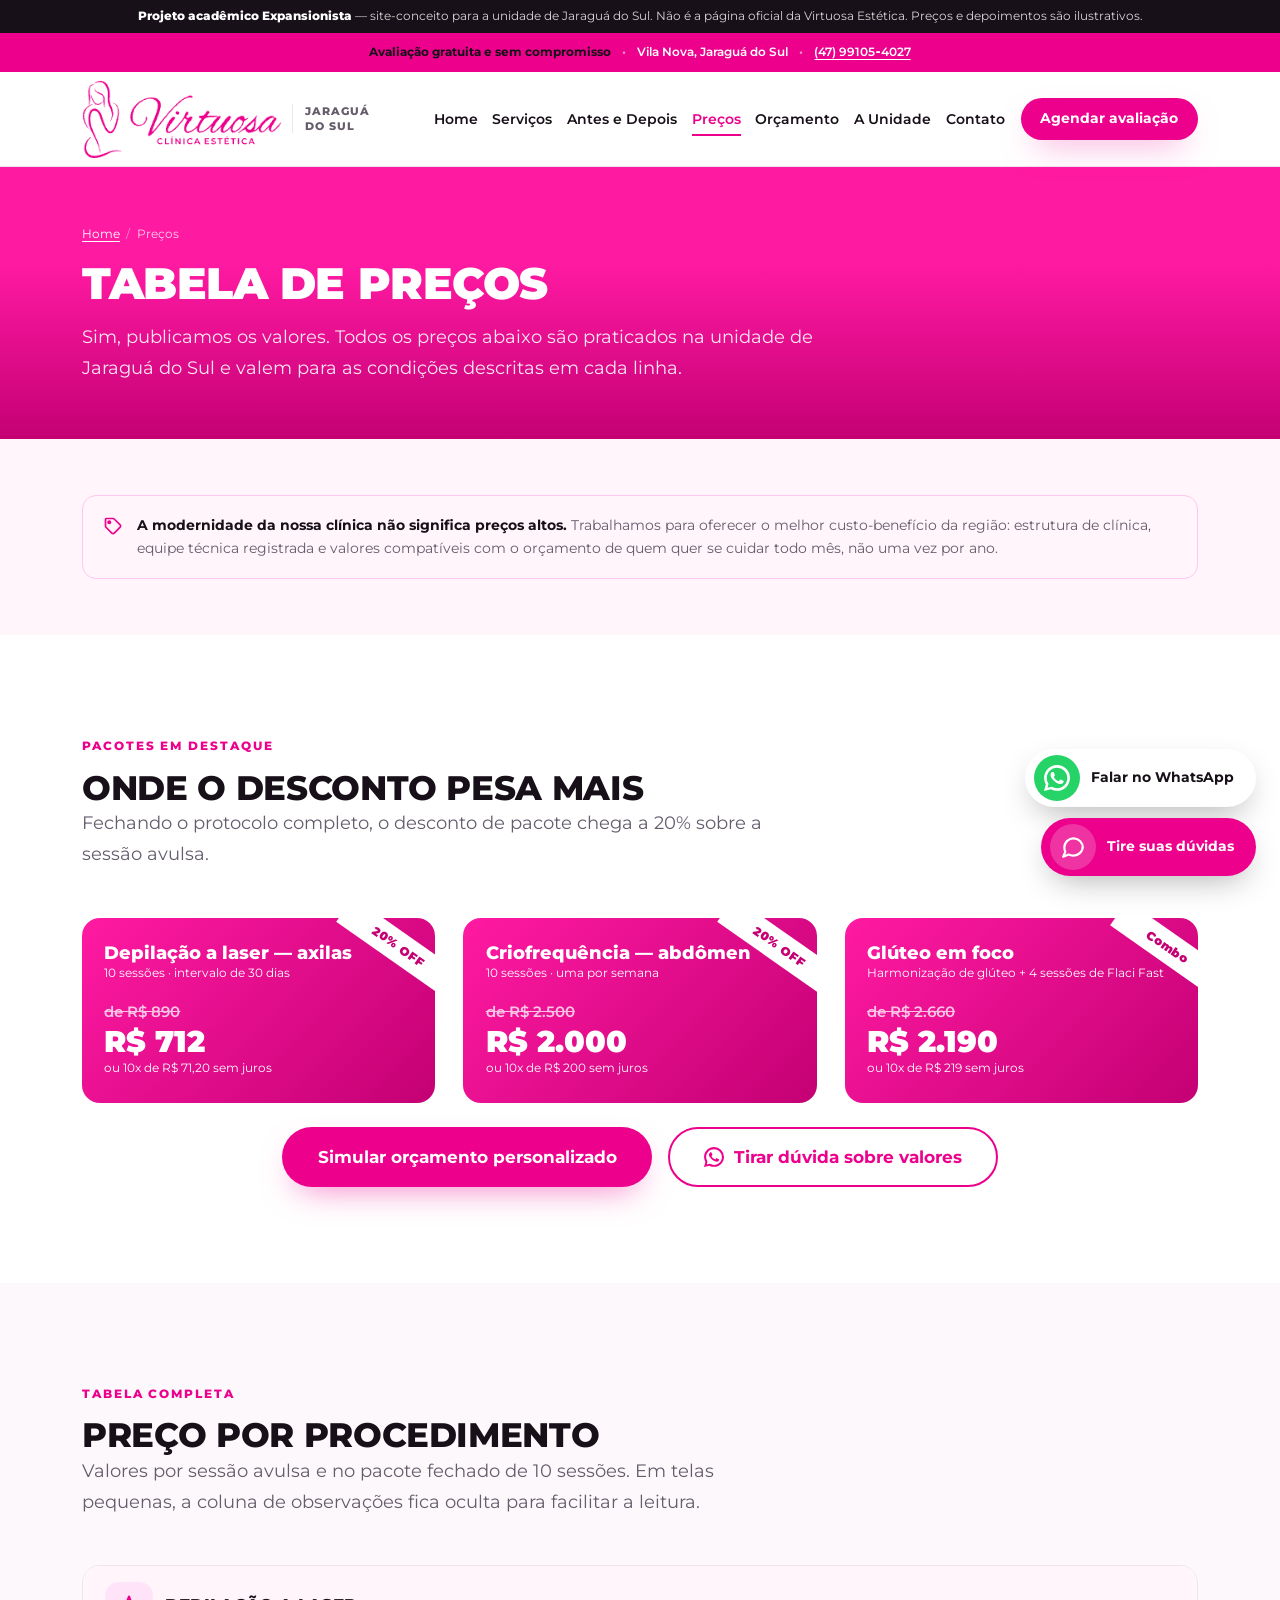
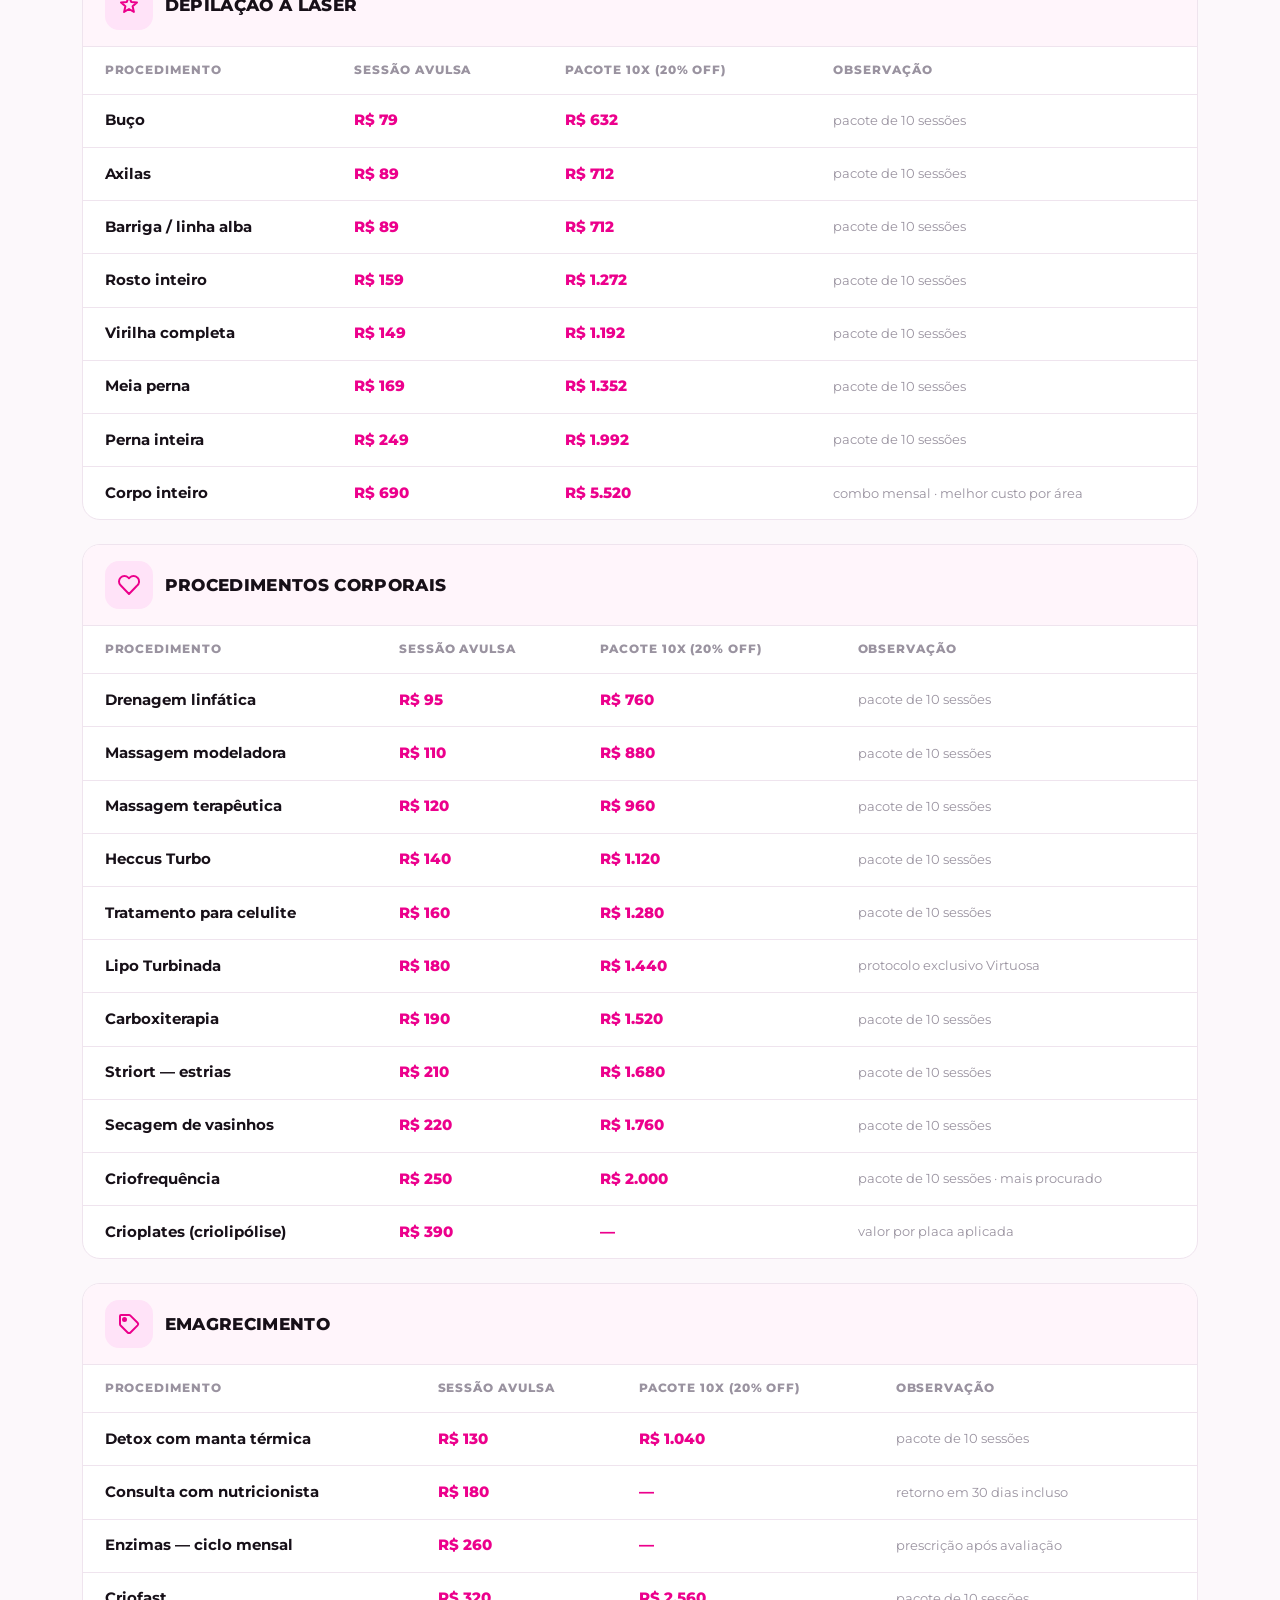
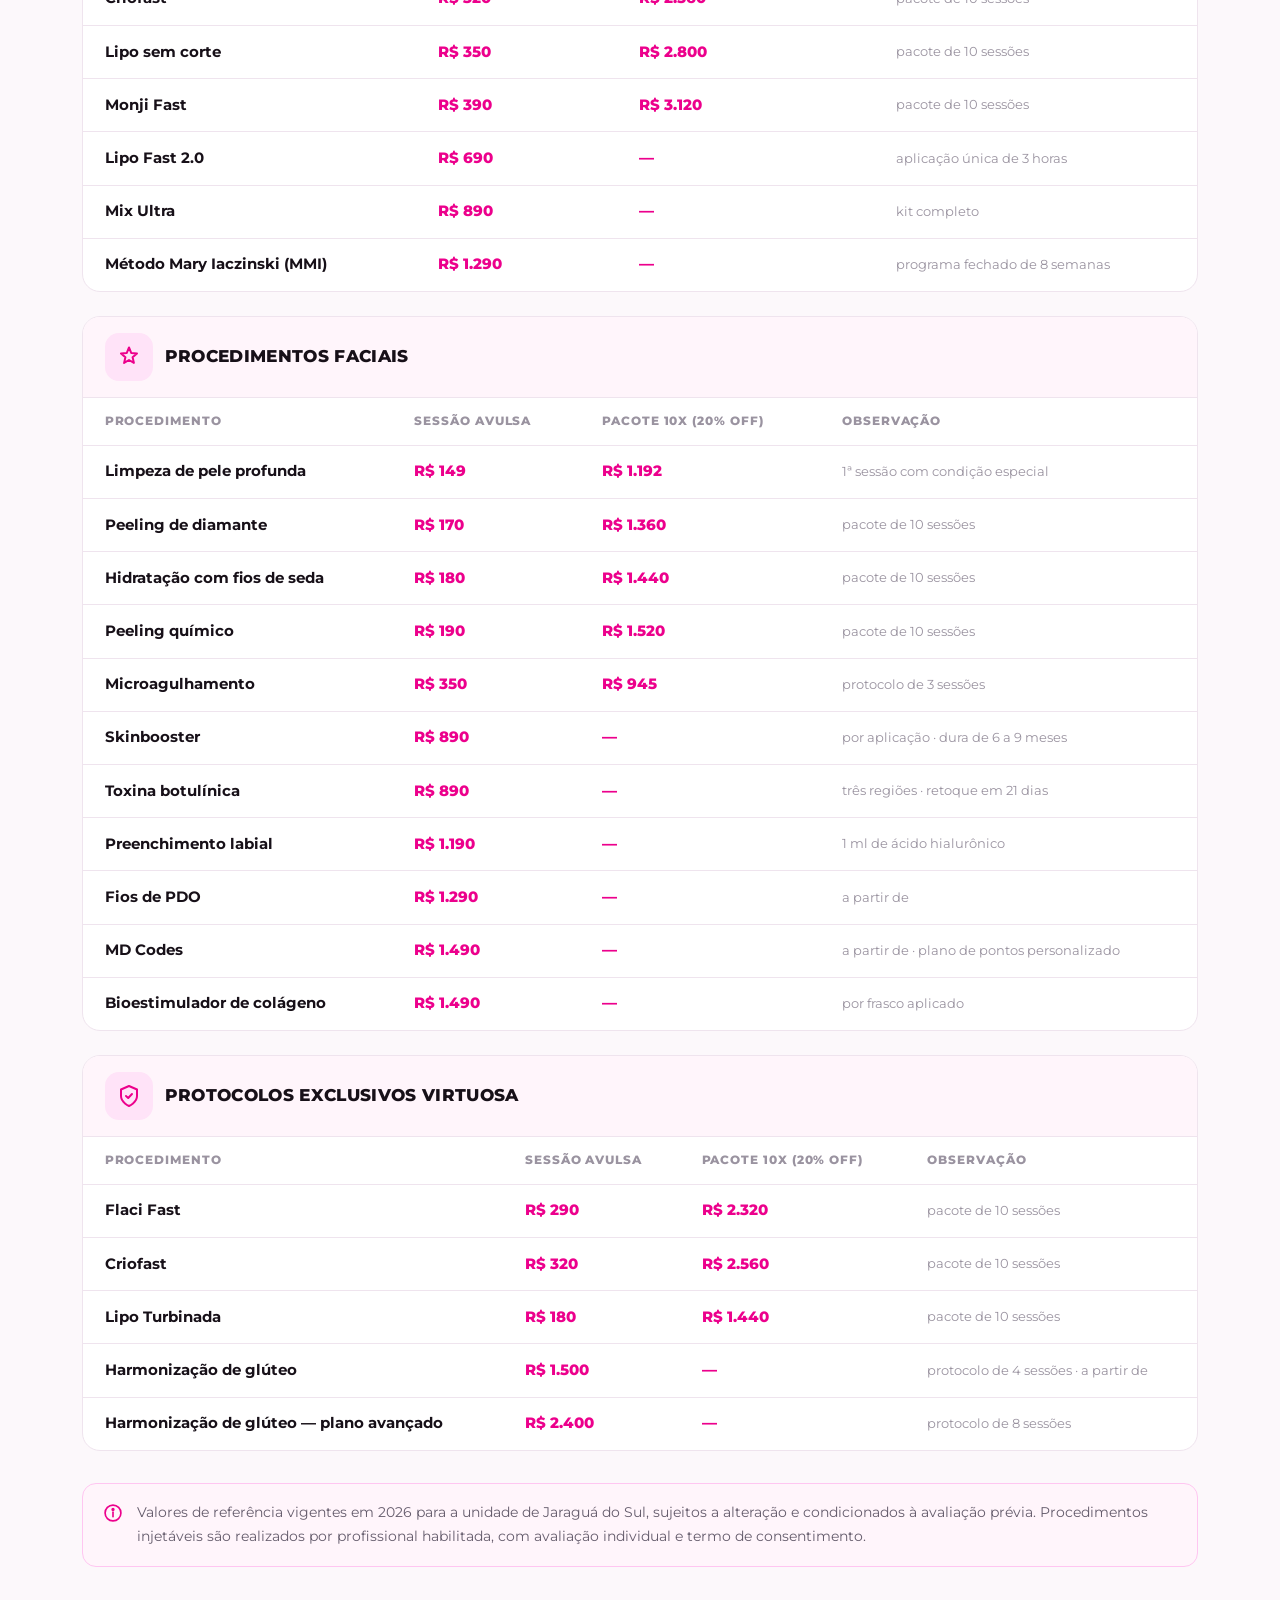
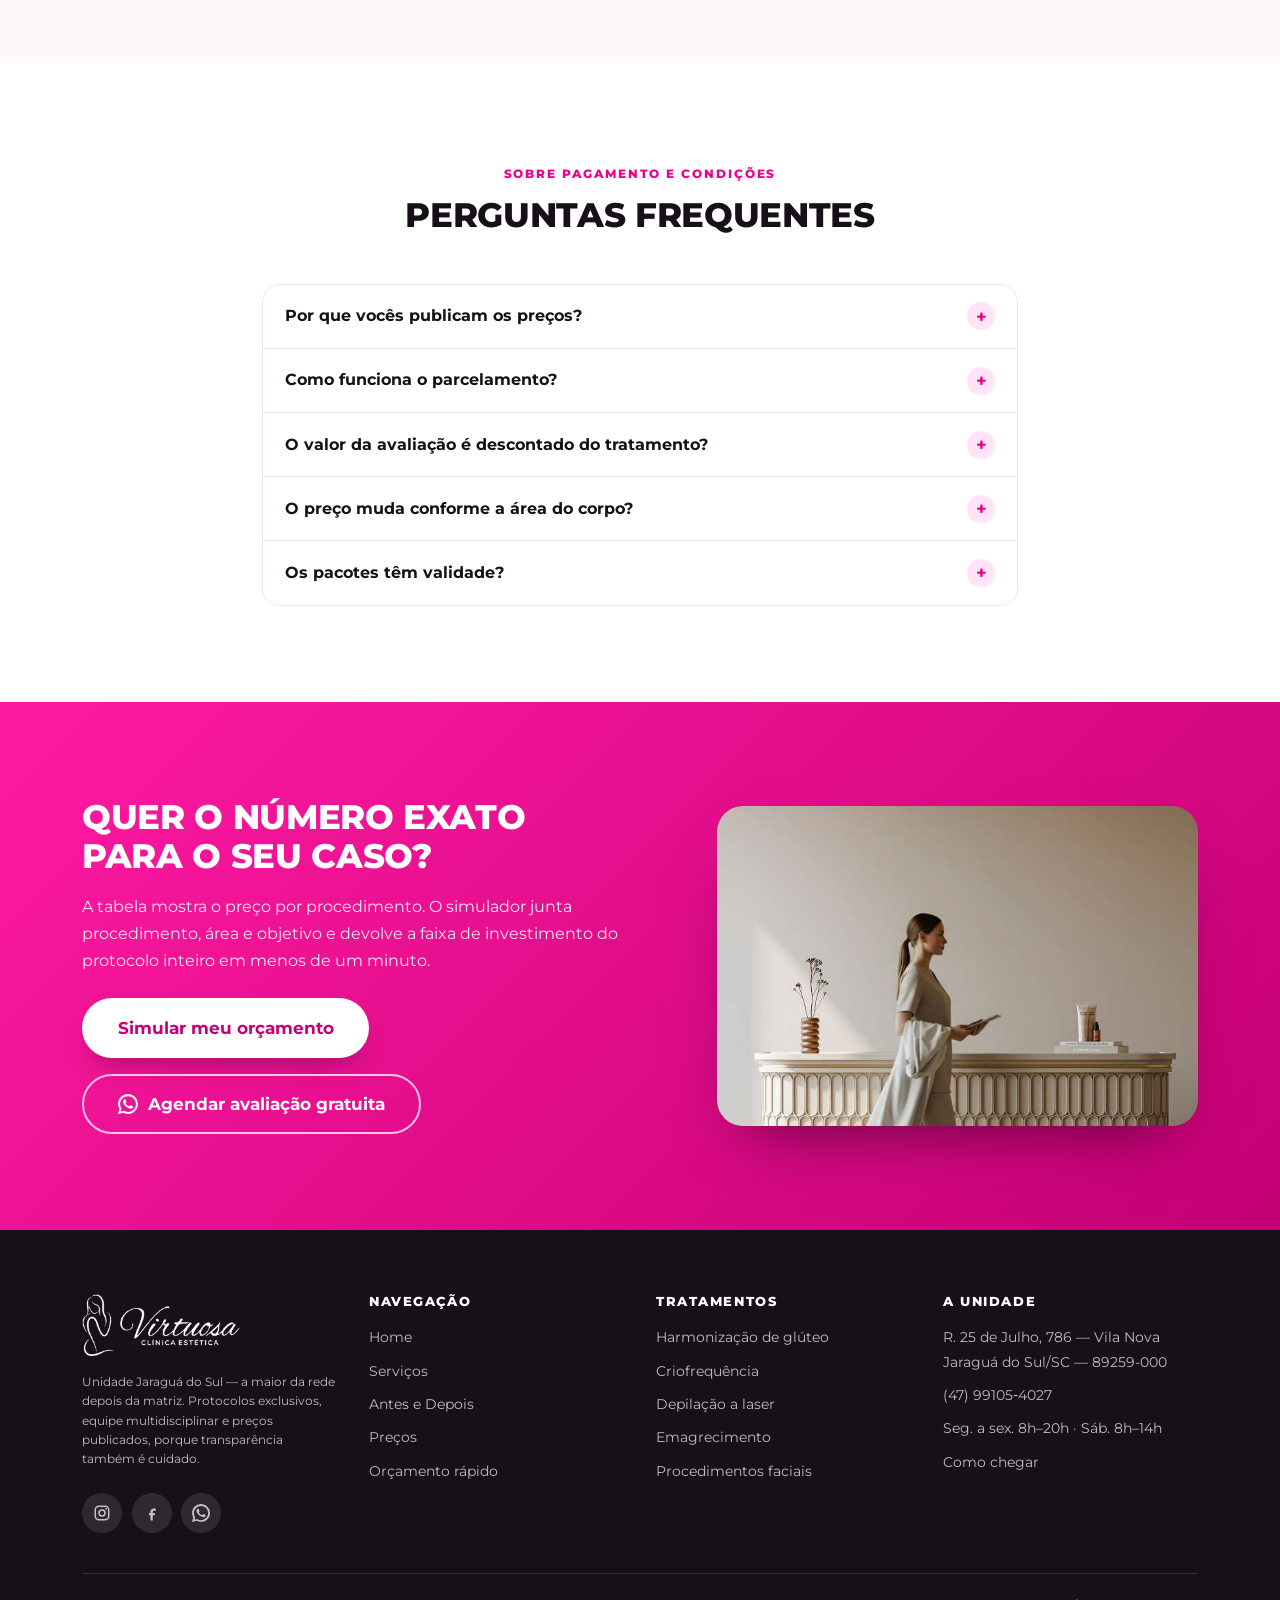
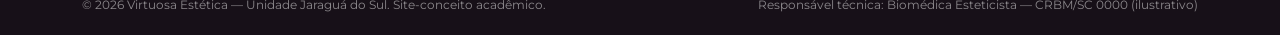
<file: precos.html>
<!DOCTYPE html>
<html lang="pt-BR">
<head>
  <meta charset="UTF-8">
  <meta name="viewport" content="width=device-width, initial-scale=1">
  <title>Tabela de preços | Virtuosa Estética Jaraguá do Sul</title>
  <meta name="description" content="Preços de estética em Jaraguá do Sul: depilação a laser a partir de R$ 89, criofrequência a partir de R$ 250 e harmonização de glúteo a partir de R$ 1.500. Pacotes com até 20% de desconto.">
  <link rel="canonical" href="https://virtuosa-jaragua.com.br/precos.html">
  <meta name="theme-color" content="#EC008C">
  <meta name="robots" content="index, follow">

  <!-- SEO local: reforça cidade e bairro para as buscas "estética em Jaraguá do Sul" -->
  <meta name="geo.region" content="BR-SC">
  <meta name="geo.placename" content="Jaraguá do Sul">
  <meta name="geo.position" content="-26.4996643;-49.0808047">

  <!-- Compartilhamento em redes sociais -->
  <meta property="og:type" content="website">
  <meta property="og:locale" content="pt_BR">
  <meta property="og:site_name" content="Virtuosa Estética — Jaraguá do Sul">
  <meta property="og:title" content="Tabela de preços | Virtuosa Estética Jaraguá do Sul">
  <meta property="og:description" content="Preços de estética em Jaraguá do Sul: depilação a laser a partir de R$ 89, criofrequência a partir de R$ 250 e harmonização de glúteo a partir de R$ 1.500. Pacotes com até 20% de desconto.">
  <meta property="og:url" content="https://virtuosa-jaragua.com.br/precos.html">
  <meta property="og:image" content="https://virtuosa-jaragua.com.br/assets/img/unidade.jpg">
  <meta name="twitter:card" content="summary_large_image">

  <link rel="icon" href="assets/img/favicon.png" type="image/png">
  <link rel="preload" href="assets/fonts/montserrat-latin-800-normal.woff2" as="font" type="font/woff2" crossorigin>
  <link rel="stylesheet" href="assets/css/base.css">
  <link rel="stylesheet" href="assets/css/components.css">
  <link rel="stylesheet" href="assets/css/pages.css">
  <script type="application/ld+json">
  {
    "@context": "https://schema.org",
    "@type": "BeautySalon",
    "@id": "https://virtuosa-jaragua.com.br/#unidade",
    "name": "Virtuosa Estética — Jaraguá do Sul",
    "image": "https://virtuosa-jaragua.com.br/assets/img/unidade.jpg",
    "url": "https://virtuosa-jaragua.com.br/",
    "telephone": "+5547991054027",
    "priceRange": "R$$",
    "currenciesAccepted": "BRL",
    "paymentAccepted": "Dinheiro, Pix, Cartão de crédito e débito",
    "address": {
      "@type": "PostalAddress",
      "streetAddress": "R. 25 de Julho, 786",
      "addressLocality": "Jaraguá do Sul",
      "addressRegion": "SC",
      "postalCode": "89259-000",
      "addressCountry": "BR"
    },
    "geo": { "@type": "GeoCoordinates", "latitude": -26.4996643, "longitude": -49.0808047 },
    "areaServed": [
      { "@type": "City", "name": "Jaraguá do Sul" },
      { "@type": "City", "name": "Guaramirim" },
      { "@type": "City", "name": "Schroeder" },
      { "@type": "City", "name": "Corupá" },
      { "@type": "City", "name": "Massaranduba" }
    ],
    "openingHoursSpecification": [
      { "@type": "OpeningHoursSpecification",
        "dayOfWeek": ["Monday","Tuesday","Wednesday","Thursday","Friday"],
        "opens": "08:00", "closes": "20:00" },
      { "@type": "OpeningHoursSpecification", "dayOfWeek": "Saturday", "opens": "08:00", "closes": "14:00" }
    ],
    "aggregateRating": { "@type": "AggregateRating", "ratingValue": "4.9", "reviewCount": "74" },
    "makesOffer": [
      { "@type": "Offer", "name": "Depilação a laser — axilas",
        "priceSpecification": { "@type": "PriceSpecification", "price": "89", "priceCurrency": "BRL" } },
      { "@type": "Offer", "name": "Criofrequência",
        "priceSpecification": { "@type": "PriceSpecification", "price": "250", "priceCurrency": "BRL" } },
      { "@type": "Offer", "name": "Harmonização de glúteo",
        "priceSpecification": { "@type": "PriceSpecification", "price": "1500", "priceCurrency": "BRL" } }
    ]
  }
  </script>
  <script type="application/ld+json">
  {
    "@context": "https://schema.org",
    "@type": "BreadcrumbList",
    "itemListElement": [
      { "@type": "ListItem", "position": 1, "name": "Home", "item": "https://virtuosa-jaragua.com.br/" },
      { "@type": "ListItem", "position": 2, "name": "Preços", "item": "https://virtuosa-jaragua.com.br/precos.html" }
    ]
  }
  </script>
  <script type="application/ld+json">
  {
    "@context": "https://schema.org",
    "@type": "FAQPage",
    "mainEntity": [
      { "@type": "Question", "name": "Por que vocês publicam os preços?",
        "acceptedAnswer": { "@type": "Answer", "text": "Porque a clínica ser bonita e moderna faz muita gente presumir que é cara e desistir antes de perguntar. Com a tabela aberta, você compara e decide sem constrangimento." } },
      { "@type": "Question", "name": "Como funciona o parcelamento?",
        "acceptedAnswer": { "@type": "Answer", "text": "Pacotes fechados podem ser divididos em até 10x sem juros no cartão de crédito. Também aceitamos Pix e dinheiro, com condição especial para pagamento à vista." } },
      { "@type": "Question", "name": "O valor da avaliação é descontado do tratamento?",
        "acceptedAnswer": { "@type": "Answer", "text": "Não precisa: a avaliação já é gratuita. Você só paga se decidir iniciar o protocolo." } },
      { "@type": "Question", "name": "O preço muda conforme a área do corpo?",
        "acceptedAnswer": { "@type": "Answer", "text": "Sim. Áreas maiores exigem mais tempo de sessão e mais insumos. Por isso a tabela separa por área e o simulador considera a região que você escolhe." } },
      { "@type": "Question", "name": "Os pacotes têm validade?",
        "acceptedAnswer": { "@type": "Answer", "text": "Sim, normalmente 12 meses a partir da primeira sessão — tempo mais do que suficiente para concluir o protocolo no intervalo recomendado." } }
    ]
  }
  </script>
</head>
<body>
<a class="skip-link" href="#conteudo">Pular para o conteúdo</a>

<!-- ================= AVISO DE PROJETO ACADÊMICO =================
     Este site é um CONCEITO desenvolvido para o projeto acadêmico
     Expansionista. Não é a página oficial da unidade. Para usar como
     site real, remova este bloco <div class="demo-flag"> das 7 páginas.
============================================================== -->
<div class="demo-flag">
  <b>Projeto acadêmico Expansionista</b> — site-conceito para a unidade de Jaraguá do Sul.
  Não é a página oficial da Virtuosa Estética. Preços e depoimentos são ilustrativos.
</div>

<div class="topbar">
  <strong>Avaliação gratuita e sem compromisso</strong>
  <span class="sep">•</span> Vila Nova, Jaraguá do Sul
  <span class="sep">•</span> <a data-tel href="tel:+5547991054027">(47)&nbsp;99105&#8209;4027</a>
</div>

<header class="header">
  <div class="container header__inner">
    <a class="brand" href="index.html" aria-label="Virtuosa Estética Jaraguá do Sul — página inicial">
      <img class="brand__logo" src="assets/img/logo.png" width="241" height="94" alt="Virtuosa Clínica Estética">
      <span class="brand__unit">Jaraguá<br>do Sul</span>
    </a>

    <nav class="nav" aria-label="Menu principal">
      <ul>
            <li><a href="index.html">Home</a></li>
            <li><a href="servicos.html">Serviços</a></li>
            <li><a href="antes-depois.html">Antes e Depois</a></li>
            <li><a href="precos.html" aria-current="page">Preços</a></li>
            <li><a href="orcamento.html">Orçamento</a></li>
            <li><a href="sobre.html">A Unidade</a></li>
            <li><a href="contato.html">Contato</a></li>
      </ul>
    </nav>

    <a class="btn btn--sm header__cta" data-wa="avaliacao" href="#">Agendar avaliação</a>

    <button class="nav-toggle" type="button" aria-expanded="false" aria-controls="menu-mobile" aria-label="Abrir menu">
      <span></span><span></span><span></span>
    </button>
  </div>
</header>

<!-- Menu mobile -->
<div class="drawer" id="menu-mobile">
  <div class="drawer__panel" role="dialog" aria-modal="true" aria-label="Menu">
    <div class="drawer__head">
      <img class="brand__logo" src="assets/img/logo.png" width="241" height="94" alt="Virtuosa Clínica Estética">
      <button class="drawer__close" type="button" aria-label="Fechar menu">&times;</button>
    </div>
    <nav aria-label="Menu mobile">
      <ul>
          <li><a href="index.html">Home</a></li>
          <li><a href="servicos.html">Serviços</a></li>
          <li><a href="antes-depois.html">Antes e Depois</a></li>
          <li><a href="precos.html" aria-current="page">Preços</a></li>
          <li><a href="orcamento.html">Orçamento</a></li>
          <li><a href="sobre.html">A Unidade</a></li>
          <li><a href="contato.html">Contato</a></li>
      </ul>
    </nav>
    <a class="btn btn--wa btn--block" data-wa="avaliacao" href="#"><svg viewBox="0 0 24 24" fill="currentColor"><path d="M17.47 14.38c-.3-.15-1.76-.87-2.03-.97-.27-.1-.47-.15-.67.15s-.77.97-.94 1.17-.35.22-.65.07a8.1 8.1 0 0 1-2.39-1.47 9 9 0 0 1-1.65-2.06c-.17-.3 0-.46.13-.61.14-.14.3-.35.45-.52.15-.17.2-.3.3-.5.1-.2.05-.37-.02-.52-.08-.15-.67-1.61-.92-2.2-.24-.58-.49-.5-.67-.51h-.57c-.2 0-.52.07-.79.37s-1.04 1.02-1.04 2.48 1.07 2.88 1.22 3.08c.15.2 2.1 3.2 5.08 4.49.71.3 1.26.49 1.69.63.71.22 1.36.19 1.87.12.57-.09 1.76-.72 2-1.41.25-.7.25-1.29.18-1.42-.07-.13-.27-.2-.57-.35zM12.05 21.5h-.01a9.5 9.5 0 0 1-4.83-1.32l-.35-.2-3.59.94.96-3.5-.23-.36a9.42 9.42 0 0 1-1.45-5.04c0-5.2 4.25-9.44 9.5-9.44a9.4 9.4 0 0 1 6.7 2.78 9.35 9.35 0 0 1 2.78 6.67c0 5.2-4.26 9.44-9.48 9.44zM20.5 3.5A11.8 11.8 0 0 0 12.05 0C5.46 0 .1 5.35.1 11.92c0 2.1.55 4.15 1.6 5.96L0 24l6.3-1.65a11.9 11.9 0 0 0 5.74 1.46h.01c6.58 0 11.94-5.35 11.95-11.92a11.85 11.85 0 0 0-3.5-8.39z"/></svg> Agendar no WhatsApp</a>
  </div>
</div>

<main id="conteudo">

<section class="page-head">
  <div class="container">
    <nav class="breadcrumb" aria-label="Você está aqui">
      <ol>
        <li><a href="index.html">Home</a></li>
        <li aria-current="page">Preços</li>
      </ol>
    </nav>
    <h1>Tabela de preços</h1>
    <p class="lead">Sim, publicamos os valores. Todos os preços abaixo são praticados na unidade de Jaraguá do Sul e valem para as condições descritas em cada linha.</p>
  </div>
</section>

<section class="section-tight section--pink">
  <div class="container">
    <div class="notice">
      <svg viewBox="0 0 24 24" fill="none" stroke="currentColor" stroke-width="2" stroke-linecap="round" stroke-linejoin="round"><path d="M20.6 13.4l-7.1 7.1a2 2 0 0 1-2.9 0l-7-7A2 2 0 0 1 3 12V4a1 1 0 0 1 1-1h8a2 2 0 0 1 1.4.6l7.2 7.1a2 2 0 0 1 0 2.7z"/><circle cx="7.5" cy="7.5" r="1.5" fill="currentColor"/></svg>
      <p>
        <strong>A modernidade da nossa clínica não significa preços altos.</strong> Trabalhamos para
        oferecer o melhor custo-benefício da região: estrutura de clínica, equipe técnica registrada e
        valores compatíveis com o orçamento de quem quer se cuidar todo mês, não uma vez por ano.
      </p>
    </div>
  </div>
</section>

<section class="section">
  <div class="container">
    <div class="section-head">
      <span class="eyebrow">Pacotes em destaque</span>
      <h2>Onde o desconto pesa mais</h2>
      <p class="lead">Fechando o protocolo completo, o desconto de pacote chega a 20% sobre a sessão avulsa.</p>
    </div>

    <div class="grid grid-3 mb-3">
      <article class="pack reveal">
        <span class="pack__off">20% OFF</span>
        <h3>Depilação a laser — axilas</h3>
        <p class="tiny">10 sessões · intervalo de 30 dias</p>
        <p class="pack__was mt-2">de R$ 890</p>
        <p class="pack__price">R$ 712</p>
        <p class="tiny">ou 10x de R$ 71,20 sem juros</p>
      </article>
      <article class="pack reveal">
        <span class="pack__off">20% OFF</span>
        <h3>Criofrequência — abdômen</h3>
        <p class="tiny">10 sessões · uma por semana</p>
        <p class="pack__was mt-2">de R$ 2.500</p>
        <p class="pack__price">R$ 2.000</p>
        <p class="tiny">ou 10x de R$ 200 sem juros</p>
      </article>
      <article class="pack reveal">
        <span class="pack__off">Combo</span>
        <h3>Glúteo em foco</h3>
        <p class="tiny">Harmonização de glúteo + 4 sessões de Flaci Fast</p>
        <p class="pack__was mt-2">de R$ 2.660</p>
        <p class="pack__price">R$ 2.190</p>
        <p class="tiny">ou 10x de R$ 219 sem juros</p>
      </article>
    </div>

    <div class="flex gap wrap" style="justify-content:center">
      <a class="btn btn--lg" href="orcamento.html">Simular orçamento personalizado</a>
      <a class="btn btn--outline btn--lg" data-wa="precos" href="#"><svg viewBox="0 0 24 24" fill="currentColor"><path d="M17.47 14.38c-.3-.15-1.76-.87-2.03-.97-.27-.1-.47-.15-.67.15s-.77.97-.94 1.17-.35.22-.65.07a8.1 8.1 0 0 1-2.39-1.47 9 9 0 0 1-1.65-2.06c-.17-.3 0-.46.13-.61.14-.14.3-.35.45-.52.15-.17.2-.3.3-.5.1-.2.05-.37-.02-.52-.08-.15-.67-1.61-.92-2.2-.24-.58-.49-.5-.67-.51h-.57c-.2 0-.52.07-.79.37s-1.04 1.02-1.04 2.48 1.07 2.88 1.22 3.08c.15.2 2.1 3.2 5.08 4.49.71.3 1.26.49 1.69.63.71.22 1.36.19 1.87.12.57-.09 1.76-.72 2-1.41.25-.7.25-1.29.18-1.42-.07-.13-.27-.2-.57-.35zM12.05 21.5h-.01a9.5 9.5 0 0 1-4.83-1.32l-.35-.2-3.59.94.96-3.5-.23-.36a9.42 9.42 0 0 1-1.45-5.04c0-5.2 4.25-9.44 9.5-9.44a9.4 9.4 0 0 1 6.7 2.78 9.35 9.35 0 0 1 2.78 6.67c0 5.2-4.26 9.44-9.48 9.44zM20.5 3.5A11.8 11.8 0 0 0 12.05 0C5.46 0 .1 5.35.1 11.92c0 2.1.55 4.15 1.6 5.96L0 24l6.3-1.65a11.9 11.9 0 0 0 5.74 1.46h.01c6.58 0 11.94-5.35 11.95-11.92a11.85 11.85 0 0 0-3.5-8.39z"/></svg> Tirar dúvida sobre valores</a>
    </div>
  </div>
</section>

<section class="section section--alt" aria-labelledby="tabelas">
  <div class="container">
    <div class="section-head">
      <span class="eyebrow">Tabela completa</span>
      <h2 id="tabelas">Preço por procedimento</h2>
      <p class="lead">
        Valores por sessão avulsa e no pacote fechado de 10 sessões. Em telas pequenas, a coluna de
        observações fica oculta para facilitar a leitura.
      </p>
    </div>

    <div class="grid" style="gap:1.5rem">
      <div class="price-table reveal" id="laser">
        <div class="price-table__head">
          <span class="feature__icon"><svg viewBox="0 0 24 24" fill="none" stroke="currentColor" stroke-width="2" stroke-linecap="round" stroke-linejoin="round"><path d="M12 2.5l2.2 5.4 5.8.5-4.4 3.8 1.3 5.7L12 15l-4.9 2.9 1.3-5.7L4 8.4l5.8-.5z"/></svg></span>
          <h3>Depilação a laser</h3>
        </div>
        <table>
          <caption class="sr-only">Preços de Depilação a laser na unidade de Jaraguá do Sul</caption>
          <thead>
            <tr><th scope="col">Procedimento</th><th scope="col">Sessão avulsa</th>
                <th scope="col">Pacote 10x (20% OFF)</th><th scope="col">Observação</th></tr>
          </thead>
          <tbody>
            <tr>
              <td class="proc">Buço</td>
              <td class="val">R$ 79</td>
              <td class="val">R$ 632</td>
              <td class="obs">pacote de 10 sessões</td>
            </tr>
            <tr>
              <td class="proc">Axilas</td>
              <td class="val">R$ 89</td>
              <td class="val">R$ 712</td>
              <td class="obs">pacote de 10 sessões</td>
            </tr>
            <tr>
              <td class="proc">Barriga / linha alba</td>
              <td class="val">R$ 89</td>
              <td class="val">R$ 712</td>
              <td class="obs">pacote de 10 sessões</td>
            </tr>
            <tr>
              <td class="proc">Rosto inteiro</td>
              <td class="val">R$ 159</td>
              <td class="val">R$ 1.272</td>
              <td class="obs">pacote de 10 sessões</td>
            </tr>
            <tr>
              <td class="proc">Virilha completa</td>
              <td class="val">R$ 149</td>
              <td class="val">R$ 1.192</td>
              <td class="obs">pacote de 10 sessões</td>
            </tr>
            <tr>
              <td class="proc">Meia perna</td>
              <td class="val">R$ 169</td>
              <td class="val">R$ 1.352</td>
              <td class="obs">pacote de 10 sessões</td>
            </tr>
            <tr>
              <td class="proc">Perna inteira</td>
              <td class="val">R$ 249</td>
              <td class="val">R$ 1.992</td>
              <td class="obs">pacote de 10 sessões</td>
            </tr>
            <tr>
              <td class="proc">Corpo inteiro</td>
              <td class="val">R$ 690</td>
              <td class="val">R$ 5.520</td>
              <td class="obs">combo mensal · melhor custo por área</td>
            </tr>
          </tbody>
        </table>
      </div>

      <div class="price-table reveal" id="corporais">
        <div class="price-table__head">
          <span class="feature__icon"><svg viewBox="0 0 24 24" fill="none" stroke="currentColor" stroke-width="2" stroke-linecap="round" stroke-linejoin="round"><path d="M20.4 4.6a5.4 5.4 0 0 0-7.7 0L12 5.3l-.7-.7a5.4 5.4 0 1 0-7.7 7.7l.7.7L12 21l7.7-8a5.4 5.4 0 0 0 .7-8.4z"/></svg></span>
          <h3>Procedimentos corporais</h3>
        </div>
        <table>
          <caption class="sr-only">Preços de Procedimentos corporais na unidade de Jaraguá do Sul</caption>
          <thead>
            <tr><th scope="col">Procedimento</th><th scope="col">Sessão avulsa</th>
                <th scope="col">Pacote 10x (20% OFF)</th><th scope="col">Observação</th></tr>
          </thead>
          <tbody>
            <tr>
              <td class="proc">Drenagem linfática</td>
              <td class="val">R$ 95</td>
              <td class="val">R$ 760</td>
              <td class="obs">pacote de 10 sessões</td>
            </tr>
            <tr>
              <td class="proc">Massagem modeladora</td>
              <td class="val">R$ 110</td>
              <td class="val">R$ 880</td>
              <td class="obs">pacote de 10 sessões</td>
            </tr>
            <tr>
              <td class="proc">Massagem terapêutica</td>
              <td class="val">R$ 120</td>
              <td class="val">R$ 960</td>
              <td class="obs">pacote de 10 sessões</td>
            </tr>
            <tr>
              <td class="proc">Heccus Turbo</td>
              <td class="val">R$ 140</td>
              <td class="val">R$ 1.120</td>
              <td class="obs">pacote de 10 sessões</td>
            </tr>
            <tr>
              <td class="proc">Tratamento para celulite</td>
              <td class="val">R$ 160</td>
              <td class="val">R$ 1.280</td>
              <td class="obs">pacote de 10 sessões</td>
            </tr>
            <tr>
              <td class="proc">Lipo Turbinada</td>
              <td class="val">R$ 180</td>
              <td class="val">R$ 1.440</td>
              <td class="obs">protocolo exclusivo Virtuosa</td>
            </tr>
            <tr>
              <td class="proc">Carboxiterapia</td>
              <td class="val">R$ 190</td>
              <td class="val">R$ 1.520</td>
              <td class="obs">pacote de 10 sessões</td>
            </tr>
            <tr>
              <td class="proc">Striort — estrias</td>
              <td class="val">R$ 210</td>
              <td class="val">R$ 1.680</td>
              <td class="obs">pacote de 10 sessões</td>
            </tr>
            <tr>
              <td class="proc">Secagem de vasinhos</td>
              <td class="val">R$ 220</td>
              <td class="val">R$ 1.760</td>
              <td class="obs">pacote de 10 sessões</td>
            </tr>
            <tr>
              <td class="proc">Criofrequência</td>
              <td class="val">R$ 250</td>
              <td class="val">R$ 2.000</td>
              <td class="obs">pacote de 10 sessões · mais procurado</td>
            </tr>
            <tr>
              <td class="proc">Crioplates (criolipólise)</td>
              <td class="val">R$ 390</td>
              <td class="val">—</td>
              <td class="obs">valor por placa aplicada</td>
            </tr>
          </tbody>
        </table>
      </div>

      <div class="price-table reveal" id="emagrecimento">
        <div class="price-table__head">
          <span class="feature__icon"><svg viewBox="0 0 24 24" fill="none" stroke="currentColor" stroke-width="2" stroke-linecap="round" stroke-linejoin="round"><path d="M20.6 13.4l-7.1 7.1a2 2 0 0 1-2.9 0l-7-7A2 2 0 0 1 3 12V4a1 1 0 0 1 1-1h8a2 2 0 0 1 1.4.6l7.2 7.1a2 2 0 0 1 0 2.7z"/><circle cx="7.5" cy="7.5" r="1.5" fill="currentColor"/></svg></span>
          <h3>Emagrecimento</h3>
        </div>
        <table>
          <caption class="sr-only">Preços de Emagrecimento na unidade de Jaraguá do Sul</caption>
          <thead>
            <tr><th scope="col">Procedimento</th><th scope="col">Sessão avulsa</th>
                <th scope="col">Pacote 10x (20% OFF)</th><th scope="col">Observação</th></tr>
          </thead>
          <tbody>
            <tr>
              <td class="proc">Detox com manta térmica</td>
              <td class="val">R$ 130</td>
              <td class="val">R$ 1.040</td>
              <td class="obs">pacote de 10 sessões</td>
            </tr>
            <tr>
              <td class="proc">Consulta com nutricionista</td>
              <td class="val">R$ 180</td>
              <td class="val">—</td>
              <td class="obs">retorno em 30 dias incluso</td>
            </tr>
            <tr>
              <td class="proc">Enzimas — ciclo mensal</td>
              <td class="val">R$ 260</td>
              <td class="val">—</td>
              <td class="obs">prescrição após avaliação</td>
            </tr>
            <tr>
              <td class="proc">Criofast</td>
              <td class="val">R$ 320</td>
              <td class="val">R$ 2.560</td>
              <td class="obs">pacote de 10 sessões</td>
            </tr>
            <tr>
              <td class="proc">Lipo sem corte</td>
              <td class="val">R$ 350</td>
              <td class="val">R$ 2.800</td>
              <td class="obs">pacote de 10 sessões</td>
            </tr>
            <tr>
              <td class="proc">Monji Fast</td>
              <td class="val">R$ 390</td>
              <td class="val">R$ 3.120</td>
              <td class="obs">pacote de 10 sessões</td>
            </tr>
            <tr>
              <td class="proc">Lipo Fast 2.0</td>
              <td class="val">R$ 690</td>
              <td class="val">—</td>
              <td class="obs">aplicação única de 3 horas</td>
            </tr>
            <tr>
              <td class="proc">Mix Ultra</td>
              <td class="val">R$ 890</td>
              <td class="val">—</td>
              <td class="obs">kit completo</td>
            </tr>
            <tr>
              <td class="proc">Método Mary Iaczinski (MMI)</td>
              <td class="val">R$ 1.290</td>
              <td class="val">—</td>
              <td class="obs">programa fechado de 8 semanas</td>
            </tr>
          </tbody>
        </table>
      </div>

      <div class="price-table reveal" id="faciais">
        <div class="price-table__head">
          <span class="feature__icon"><svg viewBox="0 0 24 24" fill="none" stroke="currentColor" stroke-width="2" stroke-linecap="round" stroke-linejoin="round"><path d="M12 2.5l2.2 5.4 5.8.5-4.4 3.8 1.3 5.7L12 15l-4.9 2.9 1.3-5.7L4 8.4l5.8-.5z"/></svg></span>
          <h3>Procedimentos faciais</h3>
        </div>
        <table>
          <caption class="sr-only">Preços de Procedimentos faciais na unidade de Jaraguá do Sul</caption>
          <thead>
            <tr><th scope="col">Procedimento</th><th scope="col">Sessão avulsa</th>
                <th scope="col">Pacote 10x (20% OFF)</th><th scope="col">Observação</th></tr>
          </thead>
          <tbody>
            <tr>
              <td class="proc">Limpeza de pele profunda</td>
              <td class="val">R$ 149</td>
              <td class="val">R$ 1.192</td>
              <td class="obs">1ª sessão com condição especial</td>
            </tr>
            <tr>
              <td class="proc">Peeling de diamante</td>
              <td class="val">R$ 170</td>
              <td class="val">R$ 1.360</td>
              <td class="obs">pacote de 10 sessões</td>
            </tr>
            <tr>
              <td class="proc">Hidratação com fios de seda</td>
              <td class="val">R$ 180</td>
              <td class="val">R$ 1.440</td>
              <td class="obs">pacote de 10 sessões</td>
            </tr>
            <tr>
              <td class="proc">Peeling químico</td>
              <td class="val">R$ 190</td>
              <td class="val">R$ 1.520</td>
              <td class="obs">pacote de 10 sessões</td>
            </tr>
            <tr>
              <td class="proc">Microagulhamento</td>
              <td class="val">R$ 350</td>
              <td class="val">R$ 945</td>
              <td class="obs">protocolo de 3 sessões</td>
            </tr>
            <tr>
              <td class="proc">Skinbooster</td>
              <td class="val">R$ 890</td>
              <td class="val">—</td>
              <td class="obs">por aplicação · dura de 6 a 9 meses</td>
            </tr>
            <tr>
              <td class="proc">Toxina botulínica</td>
              <td class="val">R$ 890</td>
              <td class="val">—</td>
              <td class="obs">três regiões · retoque em 21 dias</td>
            </tr>
            <tr>
              <td class="proc">Preenchimento labial</td>
              <td class="val">R$ 1.190</td>
              <td class="val">—</td>
              <td class="obs">1 ml de ácido hialurônico</td>
            </tr>
            <tr>
              <td class="proc">Fios de PDO</td>
              <td class="val">R$ 1.290</td>
              <td class="val">—</td>
              <td class="obs">a partir de</td>
            </tr>
            <tr>
              <td class="proc">MD Codes</td>
              <td class="val">R$ 1.490</td>
              <td class="val">—</td>
              <td class="obs">a partir de · plano de pontos personalizado</td>
            </tr>
            <tr>
              <td class="proc">Bioestimulador de colágeno</td>
              <td class="val">R$ 1.490</td>
              <td class="val">—</td>
              <td class="obs">por frasco aplicado</td>
            </tr>
          </tbody>
        </table>
      </div>

      <div class="price-table reveal" id="exclusivos">
        <div class="price-table__head">
          <span class="feature__icon"><svg viewBox="0 0 24 24" fill="none" stroke="currentColor" stroke-width="2" stroke-linecap="round" stroke-linejoin="round"><path d="M12 22s8-3.5 8-10V5.5L12 2 4 5.5V12c0 6.5 8 10 8 10z"/><polyline points="9 12 11.2 14 15 10"/></svg></span>
          <h3>Protocolos exclusivos Virtuosa</h3>
        </div>
        <table>
          <caption class="sr-only">Preços de Protocolos exclusivos Virtuosa na unidade de Jaraguá do Sul</caption>
          <thead>
            <tr><th scope="col">Procedimento</th><th scope="col">Sessão avulsa</th>
                <th scope="col">Pacote 10x (20% OFF)</th><th scope="col">Observação</th></tr>
          </thead>
          <tbody>
            <tr>
              <td class="proc">Flaci Fast</td>
              <td class="val">R$ 290</td>
              <td class="val">R$ 2.320</td>
              <td class="obs">pacote de 10 sessões</td>
            </tr>
            <tr>
              <td class="proc">Criofast</td>
              <td class="val">R$ 320</td>
              <td class="val">R$ 2.560</td>
              <td class="obs">pacote de 10 sessões</td>
            </tr>
            <tr>
              <td class="proc">Lipo Turbinada</td>
              <td class="val">R$ 180</td>
              <td class="val">R$ 1.440</td>
              <td class="obs">pacote de 10 sessões</td>
            </tr>
            <tr>
              <td class="proc">Harmonização de glúteo</td>
              <td class="val">R$ 1.500</td>
              <td class="val">—</td>
              <td class="obs">protocolo de 4 sessões · a partir de</td>
            </tr>
            <tr>
              <td class="proc">Harmonização de glúteo — plano avançado</td>
              <td class="val">R$ 2.400</td>
              <td class="val">—</td>
              <td class="obs">protocolo de 8 sessões</td>
            </tr>
          </tbody>
        </table>
      </div>
    </div>

    <div class="notice mt-4">
      <svg viewBox="0 0 24 24" fill="none" stroke="currentColor" stroke-width="2" stroke-linecap="round" stroke-linejoin="round"><circle cx="12" cy="12" r="9.5"/><line x1="12" y1="11" x2="12" y2="16.5"/><circle cx="12" cy="7.8" r="1" fill="currentColor"/></svg>
      <p>
        Valores de referência vigentes em 2026 para a unidade de Jaraguá do Sul, sujeitos a alteração e
        condicionados à avaliação prévia. Procedimentos injetáveis são realizados por profissional
        habilitada, com avaliação individual e termo de consentimento.
        <!-- VALIDAR COM O CLIENTE: tabela, vigência, condições de parcelamento e responsável técnica. -->
      </p>
    </div>
  </div>
</section>

<section class="section" aria-labelledby="faq">
  <div class="container container-narrow">
    <div class="section-head section-head--center">
      <span class="eyebrow">Sobre pagamento e condições</span>
      <h2 id="faq">Perguntas frequentes</h2>
    </div>
    <div class="accordion">
      <div class="accordion__item">
        <h3><button class="accordion__trigger" type="button" aria-expanded="false" aria-controls="faq-precos-0">Por que vocês publicam os preços?</button></h3>
        <div class="accordion__panel" id="faq-precos-0"><p>Porque a clínica ser bonita e moderna faz muita gente presumir que é cara e desistir antes de perguntar. Com a tabela aberta, você compara e decide sem constrangimento.</p></div>
      </div>
      <div class="accordion__item">
        <h3><button class="accordion__trigger" type="button" aria-expanded="false" aria-controls="faq-precos-1">Como funciona o parcelamento?</button></h3>
        <div class="accordion__panel" id="faq-precos-1"><p>Pacotes fechados podem ser divididos em até 10x sem juros no cartão de crédito. Também aceitamos Pix e dinheiro, com condição especial para pagamento à vista.</p></div>
      </div>
      <div class="accordion__item">
        <h3><button class="accordion__trigger" type="button" aria-expanded="false" aria-controls="faq-precos-2">O valor da avaliação é descontado do tratamento?</button></h3>
        <div class="accordion__panel" id="faq-precos-2"><p>Não precisa: a avaliação já é gratuita. Você só paga se decidir iniciar o protocolo.</p></div>
      </div>
      <div class="accordion__item">
        <h3><button class="accordion__trigger" type="button" aria-expanded="false" aria-controls="faq-precos-3">O preço muda conforme a área do corpo?</button></h3>
        <div class="accordion__panel" id="faq-precos-3"><p>Sim. Áreas maiores exigem mais tempo de sessão e mais insumos. Por isso a tabela separa por área e o simulador considera a região que você escolhe.</p></div>
      </div>
      <div class="accordion__item">
        <h3><button class="accordion__trigger" type="button" aria-expanded="false" aria-controls="faq-precos-4">Os pacotes têm validade?</button></h3>
        <div class="accordion__panel" id="faq-precos-4"><p>Sim, normalmente 12 meses a partir da primeira sessão — tempo mais do que suficiente para concluir o protocolo no intervalo recomendado.</p></div>
      </div>
    </div>
  </div>
</section>

<section class="cta-band">
  <div class="container cta-band__inner">
    <div>
      <h2>Quer o número exato para o seu caso?</h2>
      <p class="mt-2">
        A tabela mostra o preço por procedimento. O simulador junta procedimento, área e objetivo e
        devolve a faixa de investimento do protocolo inteiro em menos de um minuto.
      </p>
      <div class="flex gap wrap mt-3">
        <a class="btn btn--white btn--lg" href="orcamento.html">Simular meu orçamento</a>
        <a class="btn btn--ghost-white btn--lg" data-wa="avaliacao" href="#"><svg viewBox="0 0 24 24" fill="currentColor"><path d="M17.47 14.38c-.3-.15-1.76-.87-2.03-.97-.27-.1-.47-.15-.67.15s-.77.97-.94 1.17-.35.22-.65.07a8.1 8.1 0 0 1-2.39-1.47 9 9 0 0 1-1.65-2.06c-.17-.3 0-.46.13-.61.14-.14.3-.35.45-.52.15-.17.2-.3.3-.5.1-.2.05-.37-.02-.52-.08-.15-.67-1.61-.92-2.2-.24-.58-.49-.5-.67-.51h-.57c-.2 0-.52.07-.79.37s-1.04 1.02-1.04 2.48 1.07 2.88 1.22 3.08c.15.2 2.1 3.2 5.08 4.49.71.3 1.26.49 1.69.63.71.22 1.36.19 1.87.12.57-.09 1.76-.72 2-1.41.25-.7.25-1.29.18-1.42-.07-.13-.27-.2-.57-.35zM12.05 21.5h-.01a9.5 9.5 0 0 1-4.83-1.32l-.35-.2-3.59.94.96-3.5-.23-.36a9.42 9.42 0 0 1-1.45-5.04c0-5.2 4.25-9.44 9.5-9.44a9.4 9.4 0 0 1 6.7 2.78 9.35 9.35 0 0 1 2.78 6.67c0 5.2-4.26 9.44-9.48 9.44zM20.5 3.5A11.8 11.8 0 0 0 12.05 0C5.46 0 .1 5.35.1 11.92c0 2.1.55 4.15 1.6 5.96L0 24l6.3-1.65a11.9 11.9 0 0 0 5.74 1.46h.01c6.58 0 11.94-5.35 11.95-11.92a11.85 11.85 0 0 0-3.5-8.39z"/></svg> Agendar avaliação gratuita</a>
      </div>
    </div>
    <div class="cta-band__img">
      <img src="assets/img/recepcao.jpg" loading="lazy" width="700" height="500"
           alt="Recepção da unidade Virtuosa de Jaraguá do Sul">
    </div>
  </div>
</section>

</main>

<footer class="footer">
  <div class="container">
    <div class="footer__grid">
      <div>
        <div class="footer__brand"><img src="assets/img/logo-branco.png" width="241" height="94" alt="Virtuosa Clínica Estética"></div>
        <p class="tiny mt-2" style="max-width:26rem">
          Unidade Jaraguá do Sul — a maior da rede depois da matriz. Protocolos exclusivos,
          equipe multidisciplinar e preços publicados, porque transparência também é cuidado.
        </p>
        <ul class="footer__social mt-3">
          <li><a href="#" data-social="instagram" aria-label="Instagram da unidade"><svg viewBox="0 0 24 24" fill="none" stroke="currentColor" stroke-width="2"><rect x="3" y="3" width="18" height="18" rx="5"/><circle cx="12" cy="12" r="4"/><circle cx="17.5" cy="6.5" r="1.2" fill="currentColor" stroke="none"/></svg></a></li>
          <li><a href="#" data-social="facebook" aria-label="Facebook da unidade"><svg viewBox="0 0 24 24" fill="currentColor"><path d="M14 9h3V6h-3c-2.2 0-4 1.8-4 4v2H8v3h2v7h3v-7h2.5l.5-3H13v-2c0-.6.4-1 1-1z"/></svg></a></li>
          <li><a data-wa="geral" href="#" aria-label="WhatsApp da unidade"><svg viewBox="0 0 24 24" fill="currentColor"><path d="M17.47 14.38c-.3-.15-1.76-.87-2.03-.97-.27-.1-.47-.15-.67.15s-.77.97-.94 1.17-.35.22-.65.07a8.1 8.1 0 0 1-2.39-1.47 9 9 0 0 1-1.65-2.06c-.17-.3 0-.46.13-.61.14-.14.3-.35.45-.52.15-.17.2-.3.3-.5.1-.2.05-.37-.02-.52-.08-.15-.67-1.61-.92-2.2-.24-.58-.49-.5-.67-.51h-.57c-.2 0-.52.07-.79.37s-1.04 1.02-1.04 2.48 1.07 2.88 1.22 3.08c.15.2 2.1 3.2 5.08 4.49.71.3 1.26.49 1.69.63.71.22 1.36.19 1.87.12.57-.09 1.76-.72 2-1.41.25-.7.25-1.29.18-1.42-.07-.13-.27-.2-.57-.35zM12.05 21.5h-.01a9.5 9.5 0 0 1-4.83-1.32l-.35-.2-3.59.94.96-3.5-.23-.36a9.42 9.42 0 0 1-1.45-5.04c0-5.2 4.25-9.44 9.5-9.44a9.4 9.4 0 0 1 6.7 2.78 9.35 9.35 0 0 1 2.78 6.67c0 5.2-4.26 9.44-9.48 9.44zM20.5 3.5A11.8 11.8 0 0 0 12.05 0C5.46 0 .1 5.35.1 11.92c0 2.1.55 4.15 1.6 5.96L0 24l6.3-1.65a11.9 11.9 0 0 0 5.74 1.46h.01c6.58 0 11.94-5.35 11.95-11.92a11.85 11.85 0 0 0-3.5-8.39z"/></svg></a></li>
        </ul>
      </div>

      <div>
        <h3>Navegação</h3>
        <ul>
          <li><a href="index.html">Home</a></li>
          <li><a href="servicos.html">Serviços</a></li>
          <li><a href="antes-depois.html">Antes e Depois</a></li>
          <li><a href="precos.html">Preços</a></li>
          <li><a href="orcamento.html">Orçamento rápido</a></li>
        </ul>
      </div>

      <div>
        <h3>Tratamentos</h3>
        <ul>
          <li><a href="servicos.html?cat=exclusivos">Harmonização de glúteo</a></li>
          <li><a href="servicos.html?cat=corporais">Criofrequência</a></li>
          <li><a href="servicos.html?cat=laser">Depilação a laser</a></li>
          <li><a href="servicos.html?cat=emagrecimento">Emagrecimento</a></li>
          <li><a href="servicos.html?cat=faciais">Procedimentos faciais</a></li>
        </ul>
      </div>

      <div>
        <h3>A unidade</h3>
        <ul>
          <li>R. 25 de Julho, 786 — Vila Nova<br>Jaraguá do Sul/SC — 89259-000</li>
          <li><a data-tel href="tel:+5547991054027">(47)&nbsp;99105&#8209;4027</a></li>
          <li>Seg. a sex. 8h–20h · Sáb. 8h–14h</li>
          <li><a href="contato.html#mapa">Como chegar</a></li>
        </ul>
      </div>
    </div>

    <div class="footer__bottom">
      <span>© <span data-ano>2026</span> Virtuosa Estética — Unidade Jaraguá do Sul. Site-conceito acadêmico.</span>
      <span>Responsável técnica: Biomédica Esteticista — CRBM/SC 0000 (ilustrativo)</span>
    </div>
  </div>
</footer>

<!-- ================= BOTÕES FLUTUANTES ================= -->
<div class="floaters">
  <a class="floater floater--wa" data-wa="geral" href="#">
    <span class="floater__icon"><svg viewBox="0 0 24 24" fill="currentColor"><path d="M17.47 14.38c-.3-.15-1.76-.87-2.03-.97-.27-.1-.47-.15-.67.15s-.77.97-.94 1.17-.35.22-.65.07a8.1 8.1 0 0 1-2.39-1.47 9 9 0 0 1-1.65-2.06c-.17-.3 0-.46.13-.61.14-.14.3-.35.45-.52.15-.17.2-.3.3-.5.1-.2.05-.37-.02-.52-.08-.15-.67-1.61-.92-2.2-.24-.58-.49-.5-.67-.51h-.57c-.2 0-.52.07-.79.37s-1.04 1.02-1.04 2.48 1.07 2.88 1.22 3.08c.15.2 2.1 3.2 5.08 4.49.71.3 1.26.49 1.69.63.71.22 1.36.19 1.87.12.57-.09 1.76-.72 2-1.41.25-.7.25-1.29.18-1.42-.07-.13-.27-.2-.57-.35zM12.05 21.5h-.01a9.5 9.5 0 0 1-4.83-1.32l-.35-.2-3.59.94.96-3.5-.23-.36a9.42 9.42 0 0 1-1.45-5.04c0-5.2 4.25-9.44 9.5-9.44a9.4 9.4 0 0 1 6.7 2.78 9.35 9.35 0 0 1 2.78 6.67c0 5.2-4.26 9.44-9.48 9.44zM20.5 3.5A11.8 11.8 0 0 0 12.05 0C5.46 0 .1 5.35.1 11.92c0 2.1.55 4.15 1.6 5.96L0 24l6.3-1.65a11.9 11.9 0 0 0 5.74 1.46h.01c6.58 0 11.94-5.35 11.95-11.92a11.85 11.85 0 0 0-3.5-8.39z"/></svg></span>
    <span class="floater__label">Falar no WhatsApp</span>
  </a>
  <button class="floater floater--chat" id="chat-open" type="button" aria-controls="chat" aria-expanded="false">
    <span class="floater__icon"><svg viewBox="0 0 24 24" fill="none" stroke="currentColor" stroke-width="2" stroke-linecap="round" stroke-linejoin="round"><path d="M21 11.5a8.4 8.4 0 0 1-9 8.4 8.9 8.9 0 0 1-4-.9L3 21l1.9-4.6a8.4 8.4 0 0 1-.9-3.9 8.4 8.4 0 0 1 9-8.4 8.4 8.4 0 0 1 8 8.4z"/></svg></span>
    <span class="floater__label">Tire suas dúvidas</span>
  </button>
</div>

<!-- ================= ASSISTENTE VIRTUAL (visual) =================
     Conversa simulada no front-end. Os pontos de integração com o CRM
     estão marcados em assets/js/chatbot.js.
============================================================== -->
<section class="chat" id="chat" role="dialog" aria-modal="false" aria-label="Assistente virtual da Virtuosa" hidden>
  <header class="chat__header">
    <span class="chat__avatar" aria-hidden="true">Vi</span>
    <div>
      <div class="chat__title">Assistente Virtuosa</div>
      <div class="chat__status">Respondemos na hora</div>
    </div>
    <button class="chat__close" type="button" aria-label="Fechar assistente">&times;</button>
  </header>
  <div class="chat__body" role="log" aria-live="polite"></div>
  <div class="chat__quick"></div>
  <p class="chat__foot">Assistente automática. Para falar com uma pessoa, escolha “Falar com atendente”.</p>
</section>

<script src="assets/js/config.js"></script>
<script src="assets/js/main.js"></script>
<script src="assets/js/chatbot.js"></script>
</body>
</html>
</file>
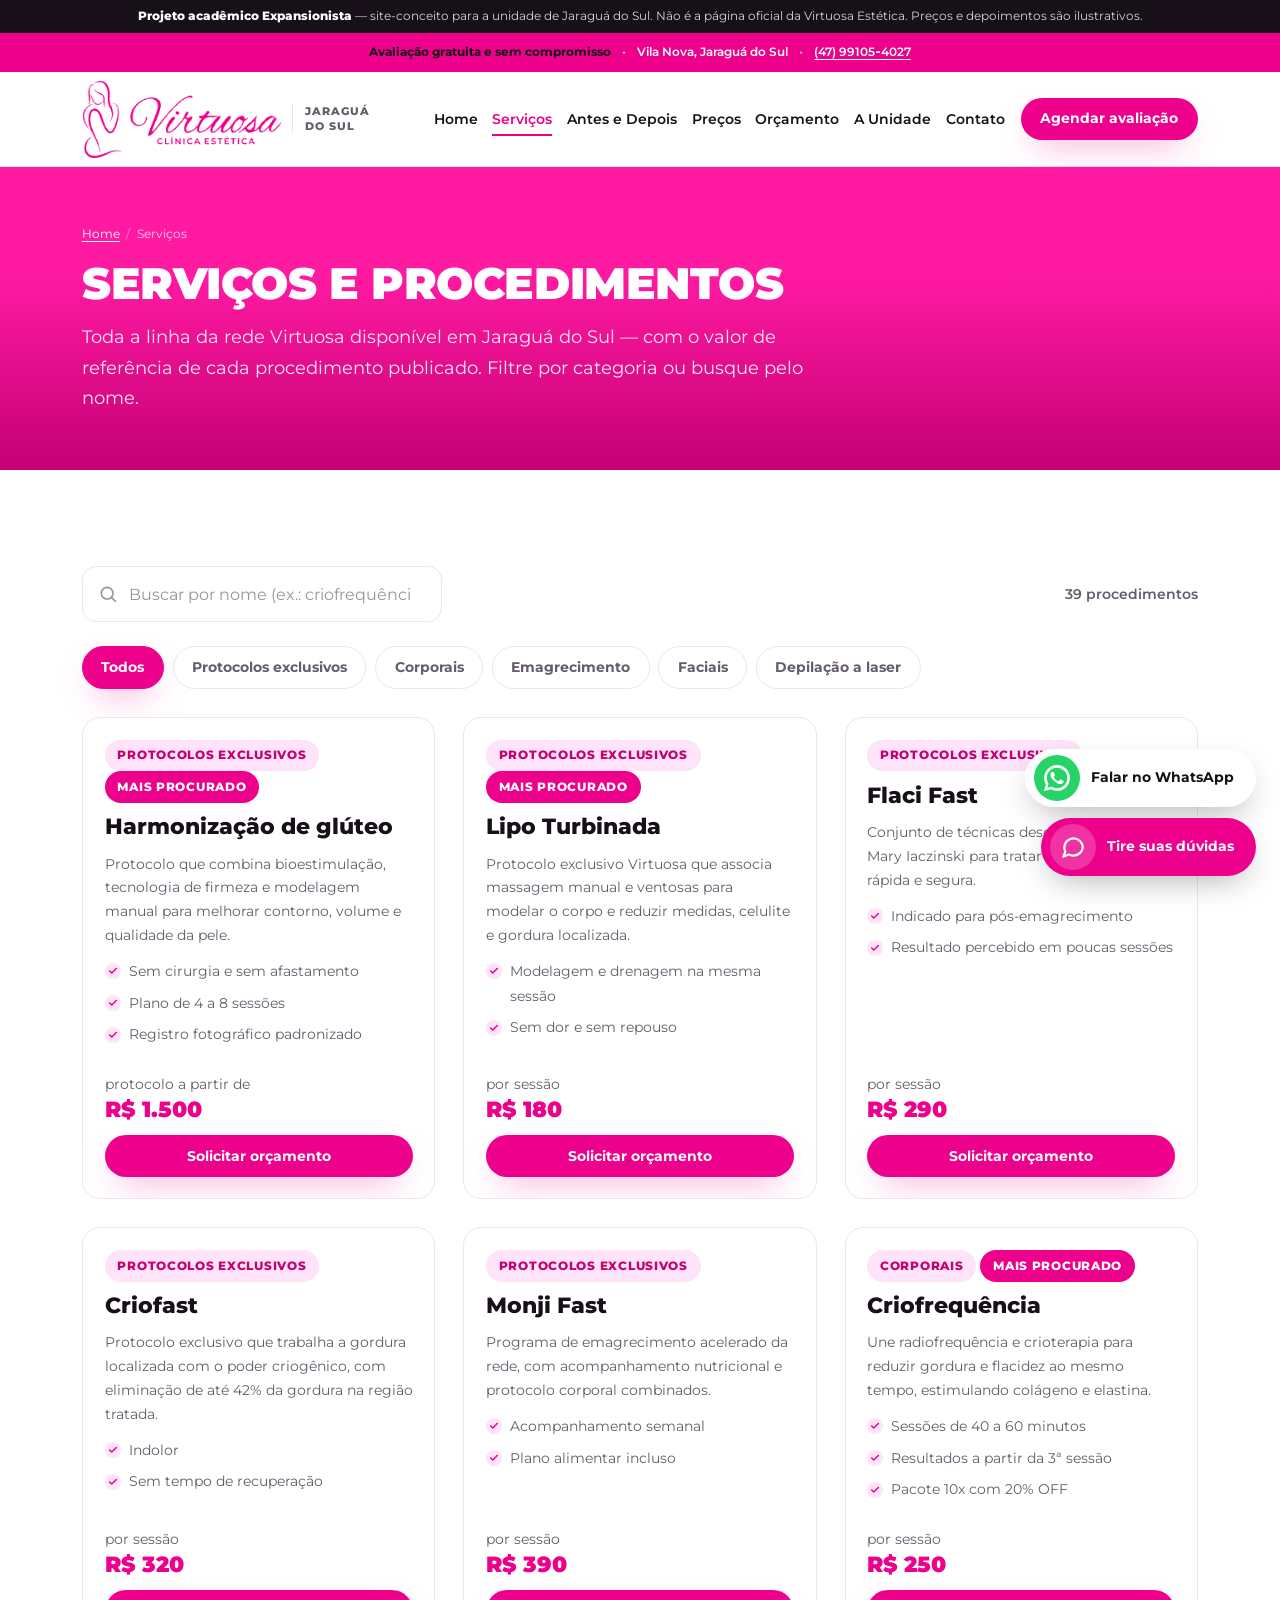
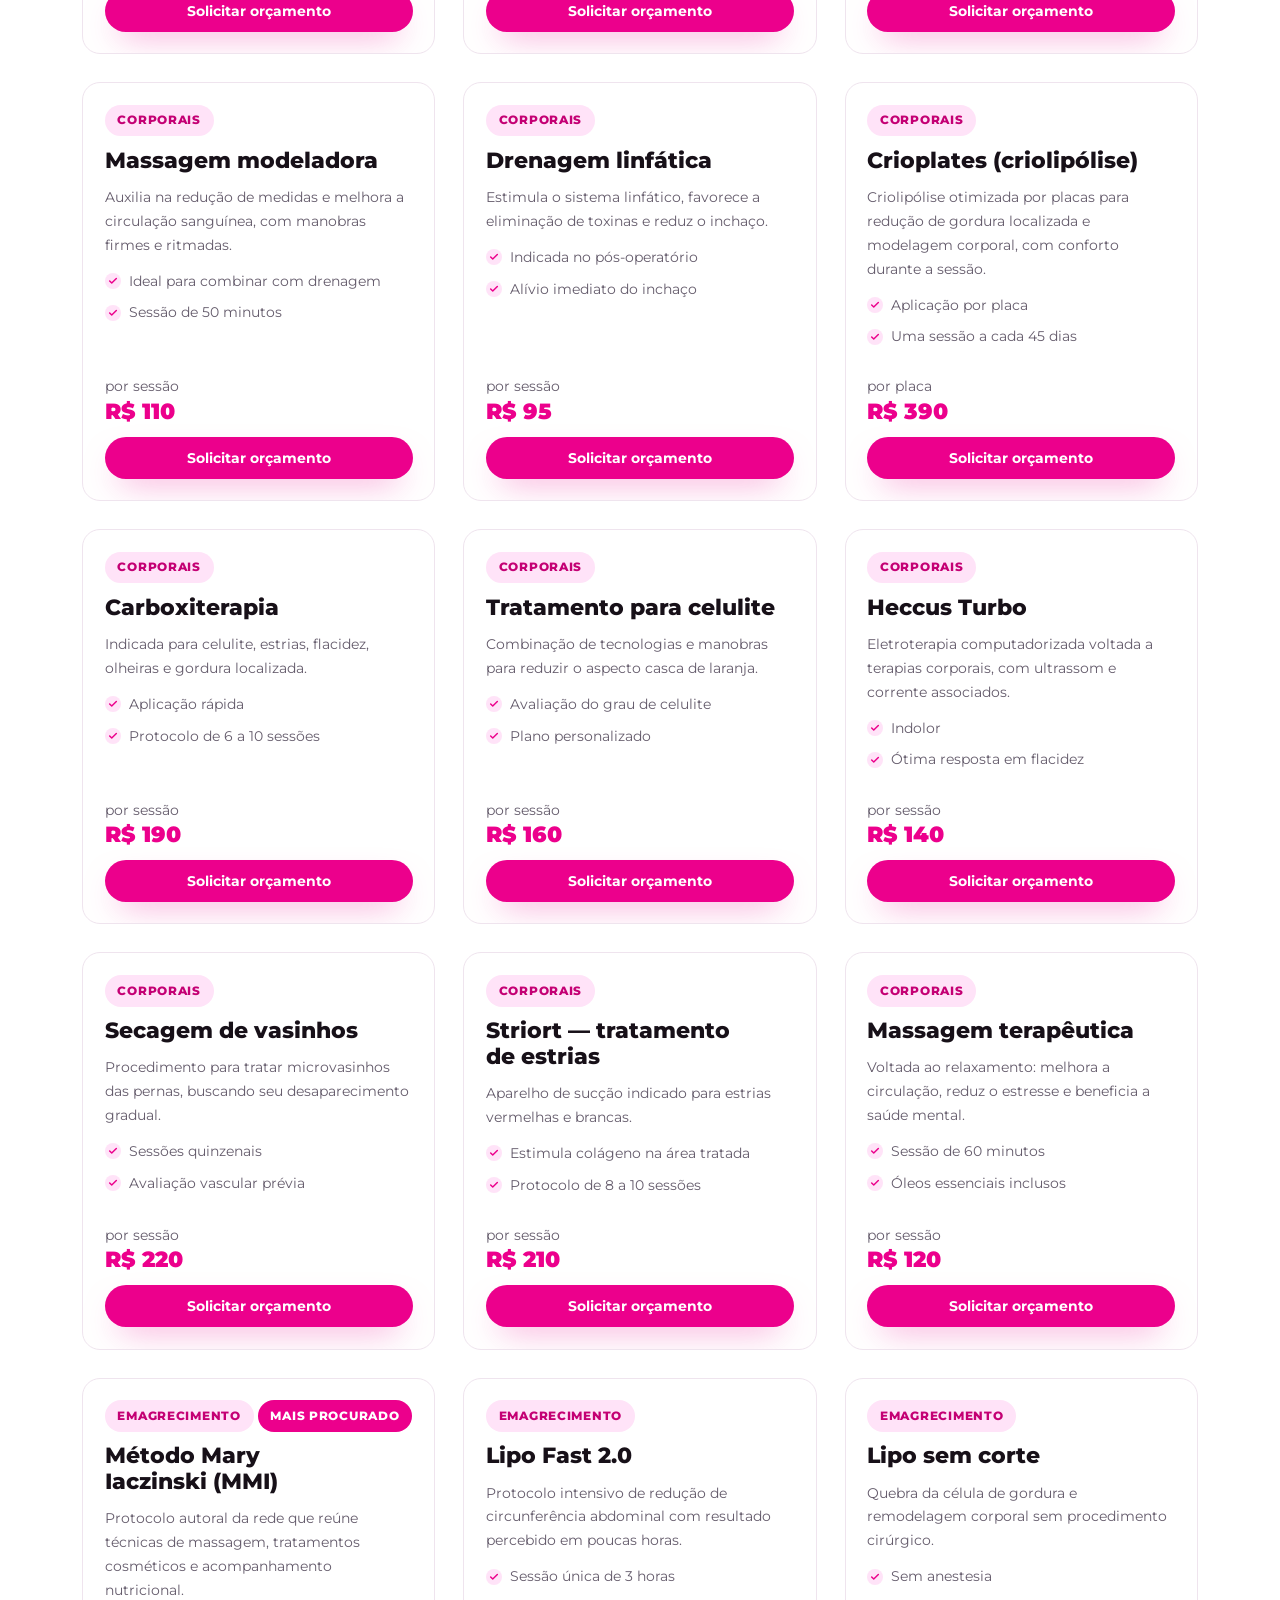
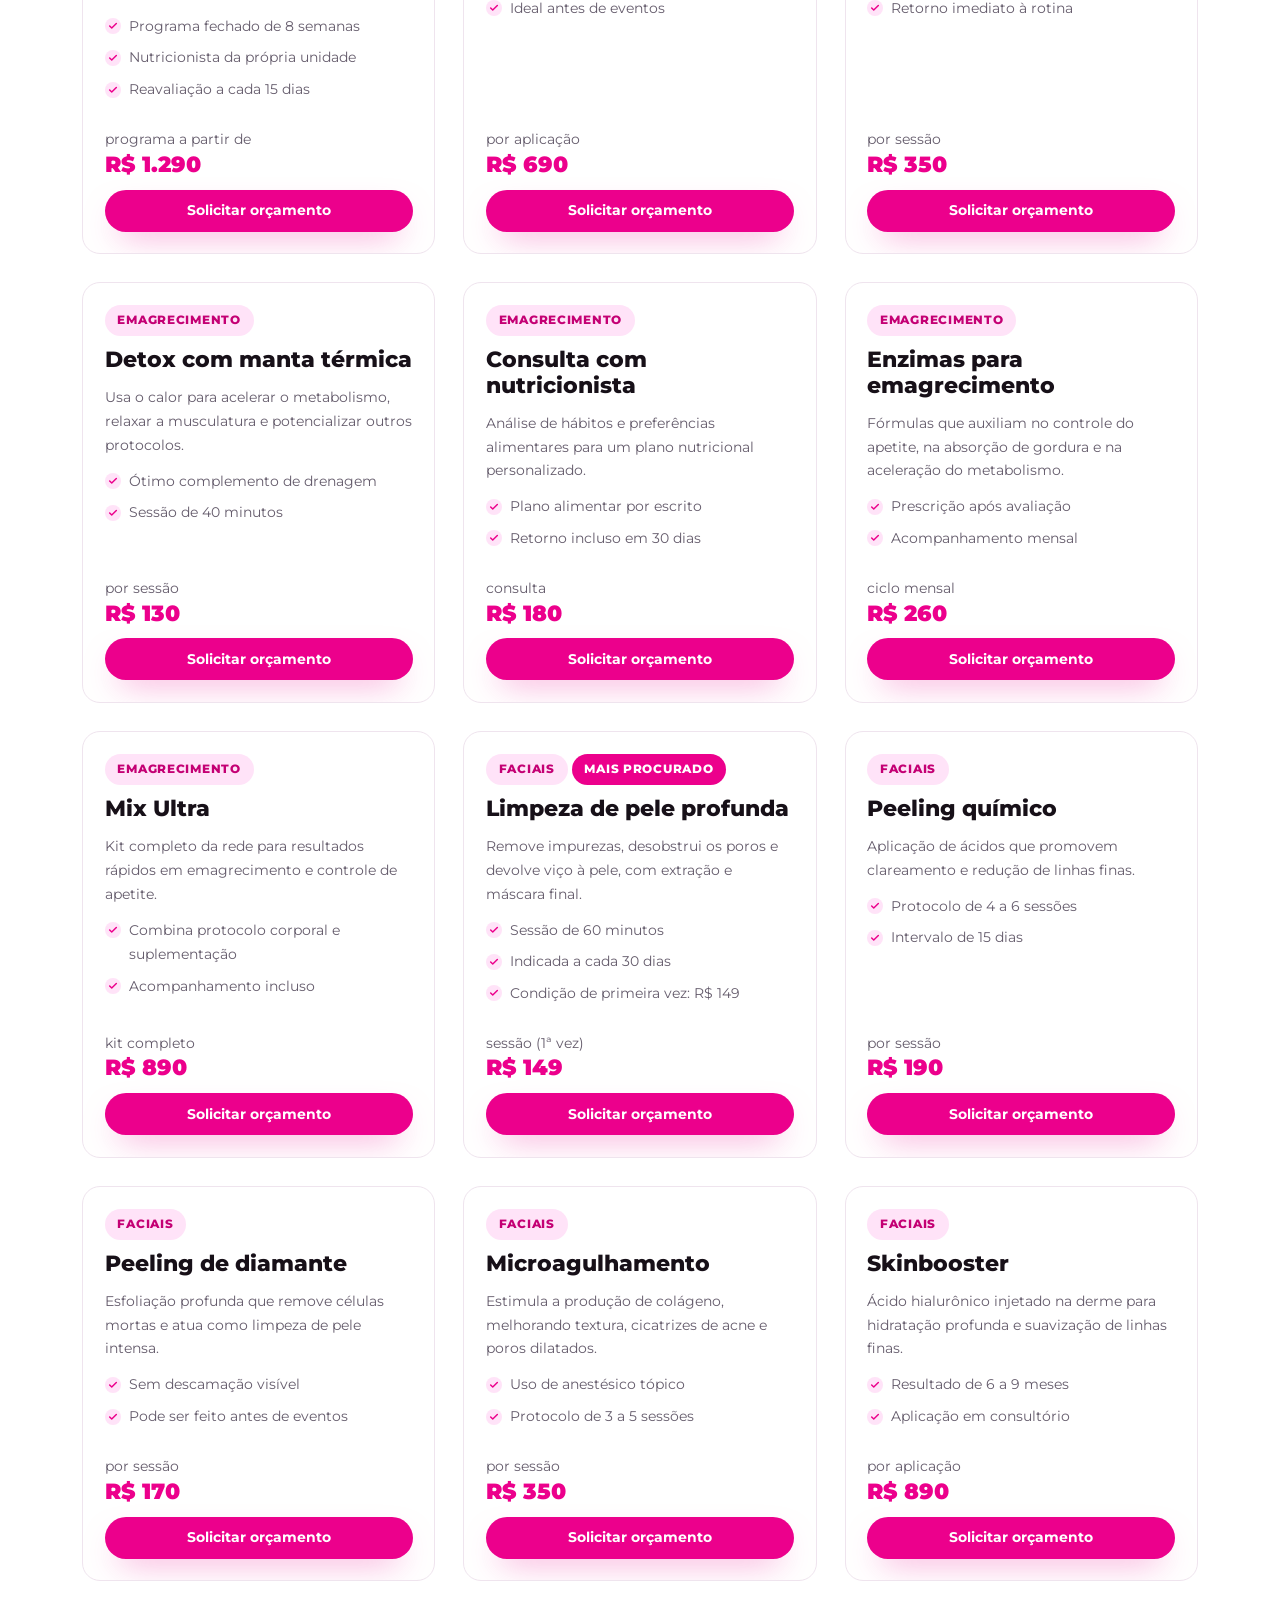
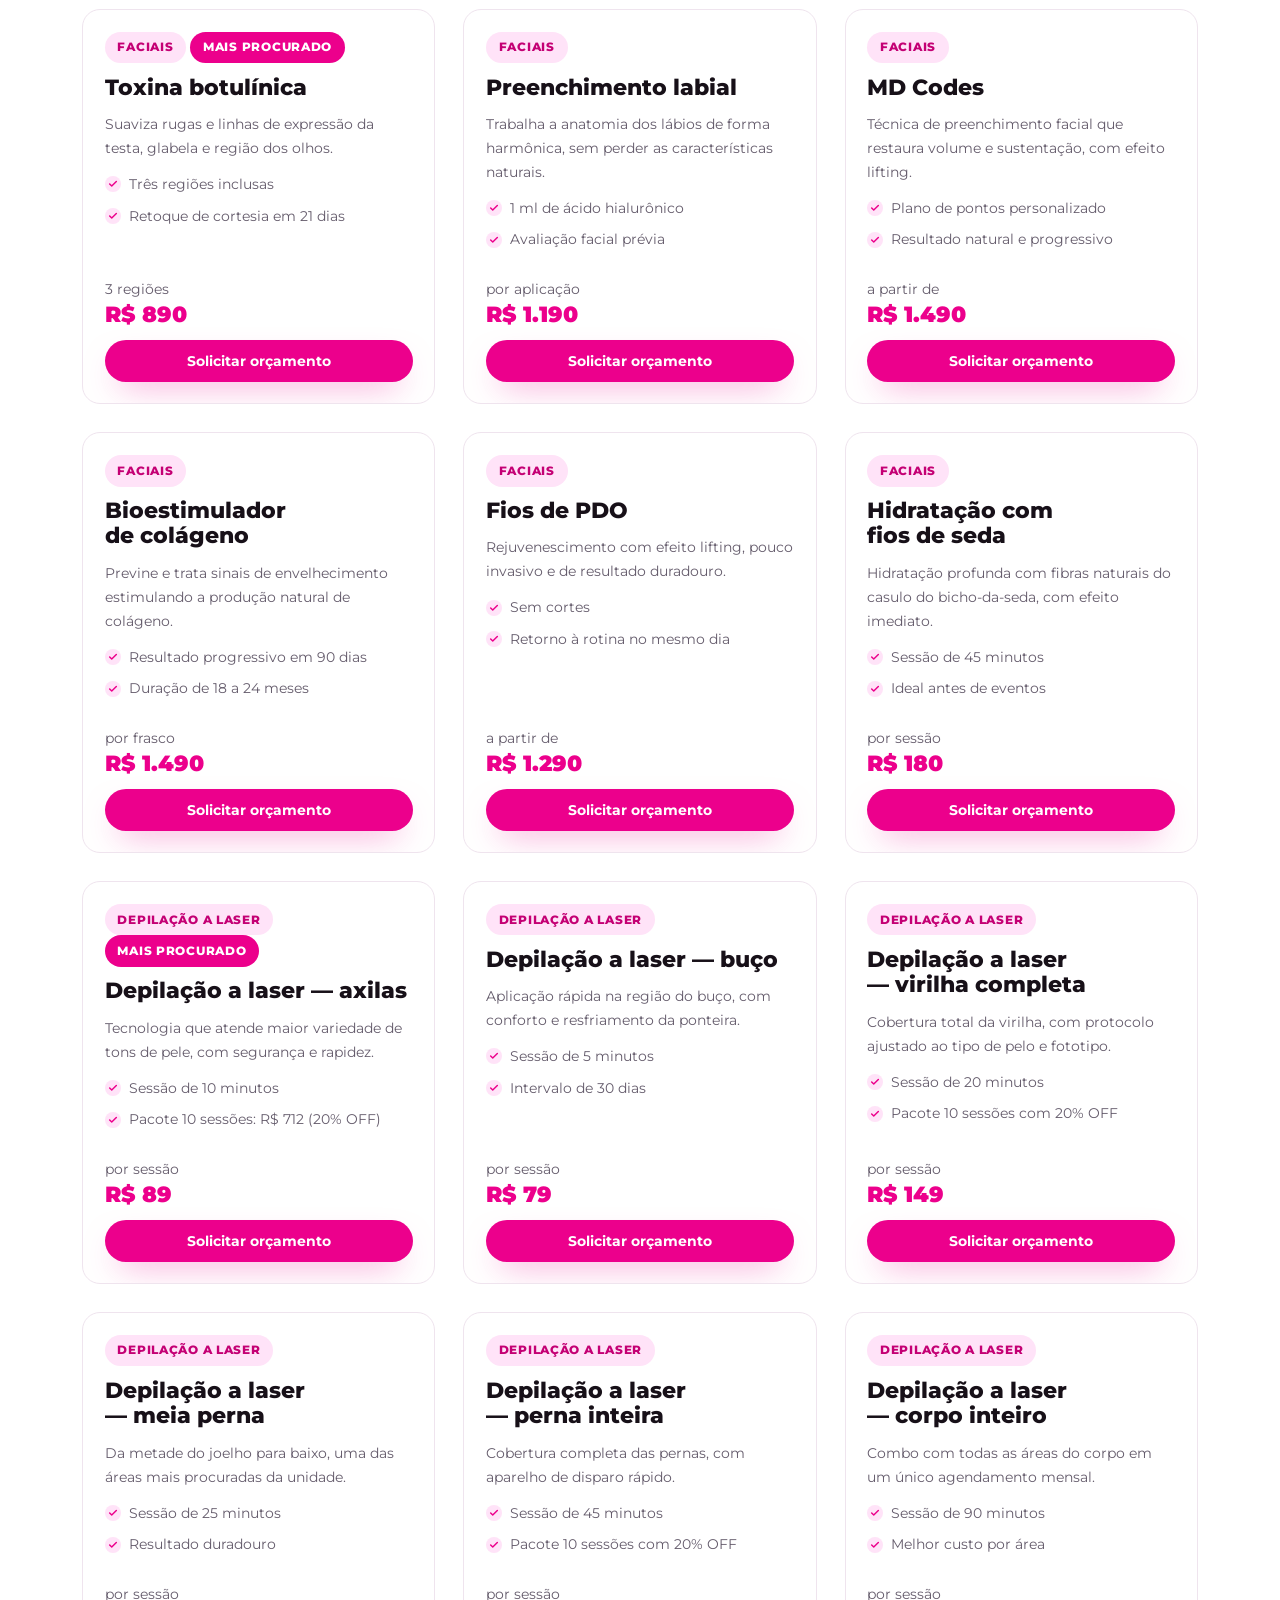
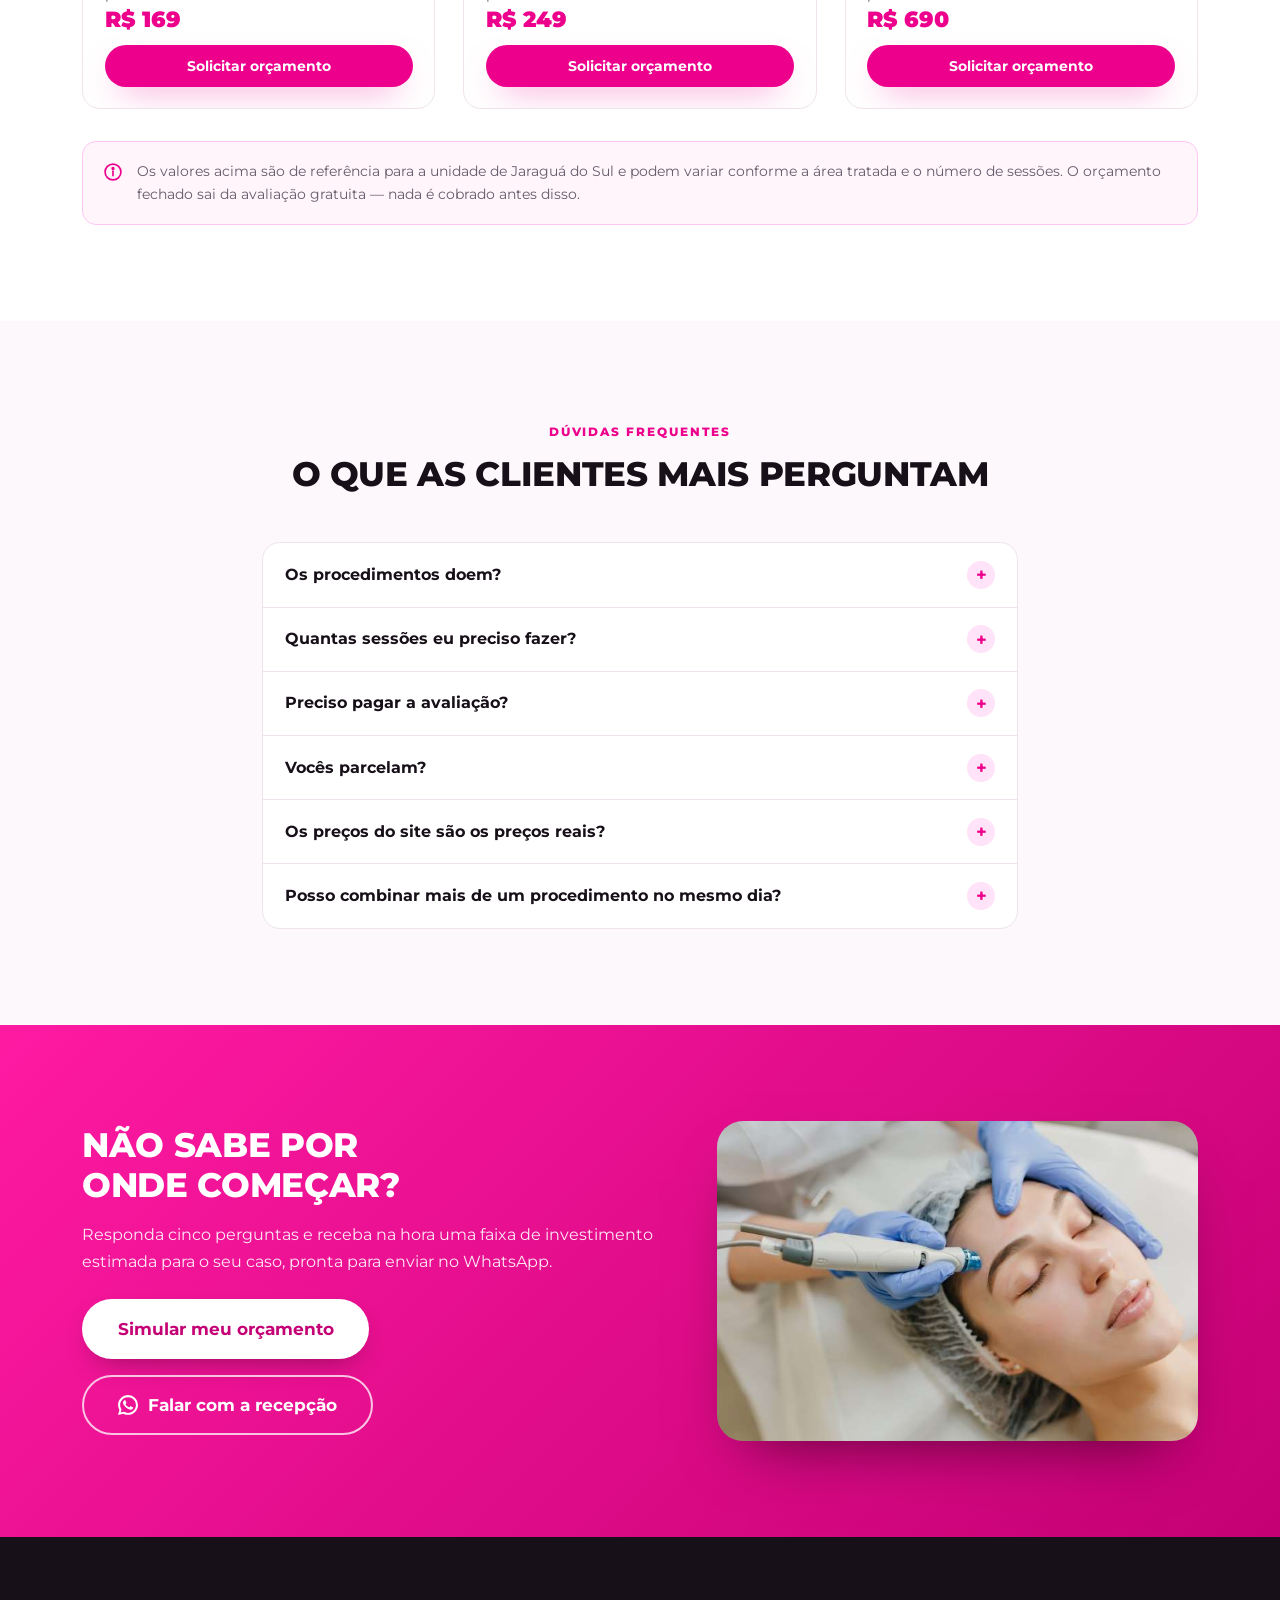
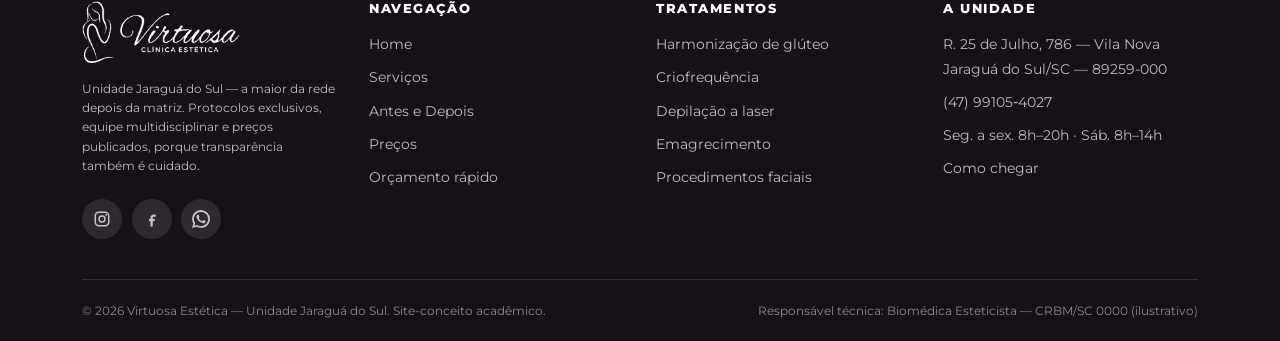
<file: servicos.html>
<!DOCTYPE html>
<html lang="pt-BR">
<head>
  <meta charset="UTF-8">
  <meta name="viewport" content="width=device-width, initial-scale=1">
  <title>Serviços e procedimentos | Virtuosa Estética Jaraguá do Sul</title>
  <meta name="description" content="Mais de 35 procedimentos estéticos em Jaraguá do Sul: criofrequência, harmonização de glúteo, depilação a laser, emagrecimento e procedimentos faciais — com valor de referência publicado.">
  <link rel="canonical" href="https://virtuosa-jaragua.com.br/servicos.html">
  <meta name="theme-color" content="#EC008C">
  <meta name="robots" content="index, follow">

  <!-- SEO local: reforça cidade e bairro para as buscas "estética em Jaraguá do Sul" -->
  <meta name="geo.region" content="BR-SC">
  <meta name="geo.placename" content="Jaraguá do Sul">
  <meta name="geo.position" content="-26.4996643;-49.0808047">

  <!-- Compartilhamento em redes sociais -->
  <meta property="og:type" content="website">
  <meta property="og:locale" content="pt_BR">
  <meta property="og:site_name" content="Virtuosa Estética — Jaraguá do Sul">
  <meta property="og:title" content="Serviços e procedimentos | Virtuosa Estética Jaraguá do Sul">
  <meta property="og:description" content="Mais de 35 procedimentos estéticos em Jaraguá do Sul: criofrequência, harmonização de glúteo, depilação a laser, emagrecimento e procedimentos faciais — com valor de referência publicado.">
  <meta property="og:url" content="https://virtuosa-jaragua.com.br/servicos.html">
  <meta property="og:image" content="https://virtuosa-jaragua.com.br/assets/img/unidade.jpg">
  <meta name="twitter:card" content="summary_large_image">

  <link rel="icon" href="assets/img/favicon.png" type="image/png">
  <link rel="preload" href="assets/fonts/montserrat-latin-800-normal.woff2" as="font" type="font/woff2" crossorigin>
  <link rel="stylesheet" href="assets/css/base.css">
  <link rel="stylesheet" href="assets/css/components.css">
  <link rel="stylesheet" href="assets/css/pages.css">
  <script type="application/ld+json">
  {
    "@context": "https://schema.org",
    "@type": "BeautySalon",
    "@id": "https://virtuosa-jaragua.com.br/#unidade",
    "name": "Virtuosa Estética — Jaraguá do Sul",
    "image": "https://virtuosa-jaragua.com.br/assets/img/unidade.jpg",
    "url": "https://virtuosa-jaragua.com.br/",
    "telephone": "+5547991054027",
    "priceRange": "R$$",
    "currenciesAccepted": "BRL",
    "paymentAccepted": "Dinheiro, Pix, Cartão de crédito e débito",
    "address": {
      "@type": "PostalAddress",
      "streetAddress": "R. 25 de Julho, 786",
      "addressLocality": "Jaraguá do Sul",
      "addressRegion": "SC",
      "postalCode": "89259-000",
      "addressCountry": "BR"
    },
    "geo": { "@type": "GeoCoordinates", "latitude": -26.4996643, "longitude": -49.0808047 },
    "areaServed": [
      { "@type": "City", "name": "Jaraguá do Sul" },
      { "@type": "City", "name": "Guaramirim" },
      { "@type": "City", "name": "Schroeder" },
      { "@type": "City", "name": "Corupá" },
      { "@type": "City", "name": "Massaranduba" }
    ],
    "openingHoursSpecification": [
      { "@type": "OpeningHoursSpecification",
        "dayOfWeek": ["Monday","Tuesday","Wednesday","Thursday","Friday"],
        "opens": "08:00", "closes": "20:00" },
      { "@type": "OpeningHoursSpecification", "dayOfWeek": "Saturday", "opens": "08:00", "closes": "14:00" }
    ],
    "aggregateRating": { "@type": "AggregateRating", "ratingValue": "4.9", "reviewCount": "74" },
    "makesOffer": [
      { "@type": "Offer", "name": "Depilação a laser — axilas",
        "priceSpecification": { "@type": "PriceSpecification", "price": "89", "priceCurrency": "BRL" } },
      { "@type": "Offer", "name": "Criofrequência",
        "priceSpecification": { "@type": "PriceSpecification", "price": "250", "priceCurrency": "BRL" } },
      { "@type": "Offer", "name": "Harmonização de glúteo",
        "priceSpecification": { "@type": "PriceSpecification", "price": "1500", "priceCurrency": "BRL" } }
    ]
  }
  </script>
  <script type="application/ld+json">
  {
    "@context": "https://schema.org",
    "@type": "BreadcrumbList",
    "itemListElement": [
      { "@type": "ListItem", "position": 1, "name": "Home", "item": "https://virtuosa-jaragua.com.br/" },
      { "@type": "ListItem", "position": 2, "name": "Serviços", "item": "https://virtuosa-jaragua.com.br/servicos.html" }
    ]
  }
  </script>
  <script type="application/ld+json">
  {
    "@context": "https://schema.org",
    "@type": "FAQPage",
    "mainEntity": [
      { "@type": "Question", "name": "Os procedimentos doem?",
        "acceptedAnswer": { "@type": "Answer", "text": "A maioria é indolor. Em protocolos injetáveis e no microagulhamento usamos anestésico tópico; na depilação a laser o aparelho tem sistema de resfriamento. Tudo é explicado antes da primeira sessão." } },
      { "@type": "Question", "name": "Quantas sessões eu preciso fazer?",
        "acceptedAnswer": { "@type": "Answer", "text": "Depende do procedimento e do seu objetivo. Em média, protocolos corporais pedem de 6 a 10 sessões e a depilação a laser de 8 a 10. Na avaliação gratuita você recebe o número exato e o valor fechado." } },
      { "@type": "Question", "name": "Preciso pagar a avaliação?",
        "acceptedAnswer": { "@type": "Answer", "text": "Não. A avaliação é gratuita, dura cerca de 40 minutos e não gera compromisso de contratar nada." } },
      { "@type": "Question", "name": "Vocês parcelam?",
        "acceptedAnswer": { "@type": "Answer", "text": "Sim, em até 10x sem juros no cartão para pacotes fechados. Também aceitamos Pix e dinheiro, com condição diferenciada para pagamento à vista." } },
      { "@type": "Question", "name": "Os preços do site são os preços reais?",
        "acceptedAnswer": { "@type": "Answer", "text": "Os valores publicados são de referência e valem para as condições descritas em cada item. Variações acontecem conforme a área tratada e o número de sessões — por isso o orçamento final sai da avaliação." } },
      { "@type": "Question", "name": "Posso combinar mais de um procedimento no mesmo dia?",
        "acceptedAnswer": { "@type": "Answer", "text": "Na maioria dos casos sim, e isso costuma potencializar o resultado. A profissional monta a ordem correta das sessões na sua avaliação." } }
    ]
  }
  </script>
</head>
<body>
<a class="skip-link" href="#conteudo">Pular para o conteúdo</a>

<!-- ================= AVISO DE PROJETO ACADÊMICO =================
     Este site é um CONCEITO desenvolvido para o projeto acadêmico
     Expansionista. Não é a página oficial da unidade. Para usar como
     site real, remova este bloco <div class="demo-flag"> das 7 páginas.
============================================================== -->
<div class="demo-flag">
  <b>Projeto acadêmico Expansionista</b> — site-conceito para a unidade de Jaraguá do Sul.
  Não é a página oficial da Virtuosa Estética. Preços e depoimentos são ilustrativos.
</div>

<div class="topbar">
  <strong>Avaliação gratuita e sem compromisso</strong>
  <span class="sep">•</span> Vila Nova, Jaraguá do Sul
  <span class="sep">•</span> <a data-tel href="tel:+5547991054027">(47)&nbsp;99105&#8209;4027</a>
</div>

<header class="header">
  <div class="container header__inner">
    <a class="brand" href="index.html" aria-label="Virtuosa Estética Jaraguá do Sul — página inicial">
      <img class="brand__logo" src="assets/img/logo.png" width="241" height="94" alt="Virtuosa Clínica Estética">
      <span class="brand__unit">Jaraguá<br>do Sul</span>
    </a>

    <nav class="nav" aria-label="Menu principal">
      <ul>
            <li><a href="index.html">Home</a></li>
            <li><a href="servicos.html" aria-current="page">Serviços</a></li>
            <li><a href="antes-depois.html">Antes e Depois</a></li>
            <li><a href="precos.html">Preços</a></li>
            <li><a href="orcamento.html">Orçamento</a></li>
            <li><a href="sobre.html">A Unidade</a></li>
            <li><a href="contato.html">Contato</a></li>
      </ul>
    </nav>

    <a class="btn btn--sm header__cta" data-wa="avaliacao" href="#">Agendar avaliação</a>

    <button class="nav-toggle" type="button" aria-expanded="false" aria-controls="menu-mobile" aria-label="Abrir menu">
      <span></span><span></span><span></span>
    </button>
  </div>
</header>

<!-- Menu mobile -->
<div class="drawer" id="menu-mobile">
  <div class="drawer__panel" role="dialog" aria-modal="true" aria-label="Menu">
    <div class="drawer__head">
      <img class="brand__logo" src="assets/img/logo.png" width="241" height="94" alt="Virtuosa Clínica Estética">
      <button class="drawer__close" type="button" aria-label="Fechar menu">&times;</button>
    </div>
    <nav aria-label="Menu mobile">
      <ul>
          <li><a href="index.html">Home</a></li>
          <li><a href="servicos.html" aria-current="page">Serviços</a></li>
          <li><a href="antes-depois.html">Antes e Depois</a></li>
          <li><a href="precos.html">Preços</a></li>
          <li><a href="orcamento.html">Orçamento</a></li>
          <li><a href="sobre.html">A Unidade</a></li>
          <li><a href="contato.html">Contato</a></li>
      </ul>
    </nav>
    <a class="btn btn--wa btn--block" data-wa="avaliacao" href="#"><svg viewBox="0 0 24 24" fill="currentColor"><path d="M17.47 14.38c-.3-.15-1.76-.87-2.03-.97-.27-.1-.47-.15-.67.15s-.77.97-.94 1.17-.35.22-.65.07a8.1 8.1 0 0 1-2.39-1.47 9 9 0 0 1-1.65-2.06c-.17-.3 0-.46.13-.61.14-.14.3-.35.45-.52.15-.17.2-.3.3-.5.1-.2.05-.37-.02-.52-.08-.15-.67-1.61-.92-2.2-.24-.58-.49-.5-.67-.51h-.57c-.2 0-.52.07-.79.37s-1.04 1.02-1.04 2.48 1.07 2.88 1.22 3.08c.15.2 2.1 3.2 5.08 4.49.71.3 1.26.49 1.69.63.71.22 1.36.19 1.87.12.57-.09 1.76-.72 2-1.41.25-.7.25-1.29.18-1.42-.07-.13-.27-.2-.57-.35zM12.05 21.5h-.01a9.5 9.5 0 0 1-4.83-1.32l-.35-.2-3.59.94.96-3.5-.23-.36a9.42 9.42 0 0 1-1.45-5.04c0-5.2 4.25-9.44 9.5-9.44a9.4 9.4 0 0 1 6.7 2.78 9.35 9.35 0 0 1 2.78 6.67c0 5.2-4.26 9.44-9.48 9.44zM20.5 3.5A11.8 11.8 0 0 0 12.05 0C5.46 0 .1 5.35.1 11.92c0 2.1.55 4.15 1.6 5.96L0 24l6.3-1.65a11.9 11.9 0 0 0 5.74 1.46h.01c6.58 0 11.94-5.35 11.95-11.92a11.85 11.85 0 0 0-3.5-8.39z"/></svg> Agendar no WhatsApp</a>
  </div>
</div>

<main id="conteudo">

<section class="page-head">
  <div class="container">
    <nav class="breadcrumb" aria-label="Você está aqui">
      <ol>
        <li><a href="index.html">Home</a></li>
        <li aria-current="page">Serviços</li>
      </ol>
    </nav>
    <h1>Serviços e procedimentos</h1>
    <p class="lead">Toda a linha da rede Virtuosa disponível em Jaraguá do Sul — com o valor de referência de cada procedimento publicado. Filtre por categoria ou busque pelo nome.</p>
  </div>
</section>

<section class="section">
  <div class="container">

    <div class="toolbar">
      <div class="search">
        <svg viewBox="0 0 24 24" fill="none" stroke="currentColor" stroke-width="2" stroke-linecap="round" stroke-linejoin="round"><circle cx="11" cy="11" r="7"/><line x1="21" y1="21" x2="16.7" y2="16.7"/></svg>
        <label class="sr-only" for="busca">Buscar procedimento</label>
        <input class="input" type="search" id="busca" placeholder="Buscar por nome (ex.: criofrequência)" autocomplete="off">
      </div>
      <p class="result-count"><span data-contador="servicos">39 procedimentos</span></p>
    </div>

    <div class="filters" role="group" aria-label="Filtrar por categoria" data-filtros="servicos">
        <button class="filter" type="button" data-filtro="todos" aria-pressed="true">Todos</button>
        <button class="filter" type="button" data-filtro="exclusivos" aria-pressed="false">Protocolos exclusivos</button>
        <button class="filter" type="button" data-filtro="corporais" aria-pressed="false">Corporais</button>
        <button class="filter" type="button" data-filtro="emagrecimento" aria-pressed="false">Emagrecimento</button>
        <button class="filter" type="button" data-filtro="faciais" aria-pressed="false">Faciais</button>
        <button class="filter" type="button" data-filtro="laser" aria-pressed="false">Depilação a laser</button>
    </div>

    <div class="grid grid-3" id="lista-servicos">
        <article class="card card--flat" data-categoria="exclusivos" data-busca="Harmonização de glúteo Protocolo que combina bioestimulação, tecnologia de firmeza e modelagem manual para melhorar contorno, volume e qualidade da pele. Protocolos exclusivos">
          <div class="card__body">
            <p class="card__tags"><span class="badge">Protocolos exclusivos</span> <span class="badge badge--solid">Mais procurado</span></p>
            <h3>Harmonização de glúteo</h3>
            <p class="small muted">Protocolo que combina bioestimulação, tecnologia de firmeza e modelagem manual para melhorar contorno, volume e qualidade da pele.</p>
            <ul class="card-list"><li>Sem cirurgia e sem afastamento</li><li>Plano de 4 a 8 sessões</li><li>Registro fotográfico padronizado</li></ul>
            <div class="card__foot">
              <p class="card__price">protocolo a partir de <b>R$ 1.500</b></p>
              <a class="btn btn--sm btn--block" href="orcamento.html?cat=exclusivos">Solicitar orçamento</a>
            </div>
          </div>
        </article>
        <article class="card card--flat" data-categoria="exclusivos" data-busca="Lipo Turbinada Protocolo exclusivo Virtuosa que associa massagem manual e ventosas para modelar o corpo e reduzir medidas, celulite e gordura localizada. Protocolos exclusivos">
          <div class="card__body">
            <p class="card__tags"><span class="badge">Protocolos exclusivos</span> <span class="badge badge--solid">Mais procurado</span></p>
            <h3>Lipo Turbinada</h3>
            <p class="small muted">Protocolo exclusivo Virtuosa que associa massagem manual e ventosas para modelar o corpo e reduzir medidas, celulite e gordura localizada.</p>
            <ul class="card-list"><li>Modelagem e drenagem na mesma sessão</li><li>Sem dor e sem repouso</li></ul>
            <div class="card__foot">
              <p class="card__price">por sessão <b>R$ 180</b></p>
              <a class="btn btn--sm btn--block" href="orcamento.html?cat=exclusivos">Solicitar orçamento</a>
            </div>
          </div>
        </article>
        <article class="card card--flat" data-categoria="exclusivos" data-busca="Flaci Fast Conjunto de técnicas desenvolvido por Mary Iaczinski para tratar flacidez de forma rápida e segura. Protocolos exclusivos">
          <div class="card__body">
            <p class="card__tags"><span class="badge">Protocolos exclusivos</span></p>
            <h3>Flaci Fast</h3>
            <p class="small muted">Conjunto de técnicas desenvolvido por Mary Iaczinski para tratar flacidez de forma rápida e segura.</p>
            <ul class="card-list"><li>Indicado para pós-emagrecimento</li><li>Resultado percebido em poucas sessões</li></ul>
            <div class="card__foot">
              <p class="card__price">por sessão <b>R$ 290</b></p>
              <a class="btn btn--sm btn--block" href="orcamento.html?cat=exclusivos">Solicitar orçamento</a>
            </div>
          </div>
        </article>
        <article class="card card--flat" data-categoria="exclusivos" data-busca="Criofast Protocolo exclusivo que trabalha a gordura localizada com o poder criogênico, com eliminação de até 42% da gordura na região tratada. Protocolos exclusivos">
          <div class="card__body">
            <p class="card__tags"><span class="badge">Protocolos exclusivos</span></p>
            <h3>Criofast</h3>
            <p class="small muted">Protocolo exclusivo que trabalha a gordura localizada com o poder criogênico, com eliminação de até 42% da gordura na região tratada.</p>
            <ul class="card-list"><li>Indolor</li><li>Sem tempo de recuperação</li></ul>
            <div class="card__foot">
              <p class="card__price">por sessão <b>R$ 320</b></p>
              <a class="btn btn--sm btn--block" href="orcamento.html?cat=exclusivos">Solicitar orçamento</a>
            </div>
          </div>
        </article>
        <article class="card card--flat" data-categoria="exclusivos" data-busca="Monji Fast Programa de emagrecimento acelerado da rede, com acompanhamento nutricional e protocolo corporal combinados. Protocolos exclusivos">
          <div class="card__body">
            <p class="card__tags"><span class="badge">Protocolos exclusivos</span></p>
            <h3>Monji Fast</h3>
            <p class="small muted">Programa de emagrecimento acelerado da rede, com acompanhamento nutricional e protocolo corporal combinados.</p>
            <ul class="card-list"><li>Acompanhamento semanal</li><li>Plano alimentar incluso</li></ul>
            <div class="card__foot">
              <p class="card__price">por sessão <b>R$ 390</b></p>
              <a class="btn btn--sm btn--block" href="orcamento.html?cat=exclusivos">Solicitar orçamento</a>
            </div>
          </div>
        </article>
        <article class="card card--flat" data-categoria="corporais" data-busca="Criofrequência Une radiofrequência e crioterapia para reduzir gordura e flacidez ao mesmo tempo, estimulando colágeno e elastina. Corporais">
          <div class="card__body">
            <p class="card__tags"><span class="badge">Corporais</span> <span class="badge badge--solid">Mais procurado</span></p>
            <h3>Criofrequência</h3>
            <p class="small muted">Une radiofrequência e crioterapia para reduzir gordura e flacidez ao mesmo tempo, estimulando colágeno e elastina.</p>
            <ul class="card-list"><li>Sessões de 40 a 60 minutos</li><li>Resultados a partir da 3ª sessão</li><li>Pacote 10x com 20% OFF</li></ul>
            <div class="card__foot">
              <p class="card__price">por sessão <b>R$ 250</b></p>
              <a class="btn btn--sm btn--block" href="orcamento.html?cat=corporais">Solicitar orçamento</a>
            </div>
          </div>
        </article>
        <article class="card card--flat" data-categoria="corporais" data-busca="Massagem modeladora Auxilia na redução de medidas e melhora a circulação sanguínea, com manobras firmes e ritmadas. Corporais">
          <div class="card__body">
            <p class="card__tags"><span class="badge">Corporais</span></p>
            <h3>Massagem modeladora</h3>
            <p class="small muted">Auxilia na redução de medidas e melhora a circulação sanguínea, com manobras firmes e ritmadas.</p>
            <ul class="card-list"><li>Ideal para combinar com drenagem</li><li>Sessão de 50 minutos</li></ul>
            <div class="card__foot">
              <p class="card__price">por sessão <b>R$ 110</b></p>
              <a class="btn btn--sm btn--block" href="orcamento.html?cat=corporais">Solicitar orçamento</a>
            </div>
          </div>
        </article>
        <article class="card card--flat" data-categoria="corporais" data-busca="Drenagem linfática Estimula o sistema linfático, favorece a eliminação de toxinas e reduz o inchaço. Corporais">
          <div class="card__body">
            <p class="card__tags"><span class="badge">Corporais</span></p>
            <h3>Drenagem linfática</h3>
            <p class="small muted">Estimula o sistema linfático, favorece a eliminação de toxinas e reduz o inchaço.</p>
            <ul class="card-list"><li>Indicada no pós-operatório</li><li>Alívio imediato do inchaço</li></ul>
            <div class="card__foot">
              <p class="card__price">por sessão <b>R$ 95</b></p>
              <a class="btn btn--sm btn--block" href="orcamento.html?cat=corporais">Solicitar orçamento</a>
            </div>
          </div>
        </article>
        <article class="card card--flat" data-categoria="corporais" data-busca="Crioplates (criolipólise) Criolipólise otimizada por placas para redução de gordura localizada e modelagem corporal, com conforto durante a sessão. Corporais">
          <div class="card__body">
            <p class="card__tags"><span class="badge">Corporais</span></p>
            <h3>Crioplates (criolipólise)</h3>
            <p class="small muted">Criolipólise otimizada por placas para redução de gordura localizada e modelagem corporal, com conforto durante a sessão.</p>
            <ul class="card-list"><li>Aplicação por placa</li><li>Uma sessão a cada 45 dias</li></ul>
            <div class="card__foot">
              <p class="card__price">por placa <b>R$ 390</b></p>
              <a class="btn btn--sm btn--block" href="orcamento.html?cat=corporais">Solicitar orçamento</a>
            </div>
          </div>
        </article>
        <article class="card card--flat" data-categoria="corporais" data-busca="Carboxiterapia Indicada para celulite, estrias, flacidez, olheiras e gordura localizada. Corporais">
          <div class="card__body">
            <p class="card__tags"><span class="badge">Corporais</span></p>
            <h3>Carboxiterapia</h3>
            <p class="small muted">Indicada para celulite, estrias, flacidez, olheiras e gordura localizada.</p>
            <ul class="card-list"><li>Aplicação rápida</li><li>Protocolo de 6 a 10 sessões</li></ul>
            <div class="card__foot">
              <p class="card__price">por sessão <b>R$ 190</b></p>
              <a class="btn btn--sm btn--block" href="orcamento.html?cat=corporais">Solicitar orçamento</a>
            </div>
          </div>
        </article>
        <article class="card card--flat" data-categoria="corporais" data-busca="Tratamento para celulite Combinação de tecnologias e manobras para reduzir o aspecto casca de laranja. Corporais">
          <div class="card__body">
            <p class="card__tags"><span class="badge">Corporais</span></p>
            <h3>Tratamento para celulite</h3>
            <p class="small muted">Combinação de tecnologias e manobras para reduzir o aspecto casca de laranja.</p>
            <ul class="card-list"><li>Avaliação do grau de celulite</li><li>Plano personalizado</li></ul>
            <div class="card__foot">
              <p class="card__price">por sessão <b>R$ 160</b></p>
              <a class="btn btn--sm btn--block" href="orcamento.html?cat=corporais">Solicitar orçamento</a>
            </div>
          </div>
        </article>
        <article class="card card--flat" data-categoria="corporais" data-busca="Heccus Turbo Eletroterapia computadorizada voltada a terapias corporais, com ultrassom e corrente associados. Corporais">
          <div class="card__body">
            <p class="card__tags"><span class="badge">Corporais</span></p>
            <h3>Heccus Turbo</h3>
            <p class="small muted">Eletroterapia computadorizada voltada a terapias corporais, com ultrassom e corrente associados.</p>
            <ul class="card-list"><li>Indolor</li><li>Ótima resposta em flacidez</li></ul>
            <div class="card__foot">
              <p class="card__price">por sessão <b>R$ 140</b></p>
              <a class="btn btn--sm btn--block" href="orcamento.html?cat=corporais">Solicitar orçamento</a>
            </div>
          </div>
        </article>
        <article class="card card--flat" data-categoria="corporais" data-busca="Secagem de vasinhos Procedimento para tratar microvasinhos das pernas, buscando seu desaparecimento gradual. Corporais">
          <div class="card__body">
            <p class="card__tags"><span class="badge">Corporais</span></p>
            <h3>Secagem de vasinhos</h3>
            <p class="small muted">Procedimento para tratar microvasinhos das pernas, buscando seu desaparecimento gradual.</p>
            <ul class="card-list"><li>Sessões quinzenais</li><li>Avaliação vascular prévia</li></ul>
            <div class="card__foot">
              <p class="card__price">por sessão <b>R$ 220</b></p>
              <a class="btn btn--sm btn--block" href="orcamento.html?cat=corporais">Solicitar orçamento</a>
            </div>
          </div>
        </article>
        <article class="card card--flat" data-categoria="corporais" data-busca="Striort — tratamento de estrias Aparelho de sucção indicado para estrias vermelhas e brancas. Corporais">
          <div class="card__body">
            <p class="card__tags"><span class="badge">Corporais</span></p>
            <h3>Striort — tratamento de estrias</h3>
            <p class="small muted">Aparelho de sucção indicado para estrias vermelhas e brancas.</p>
            <ul class="card-list"><li>Estimula colágeno na área tratada</li><li>Protocolo de 8 a 10 sessões</li></ul>
            <div class="card__foot">
              <p class="card__price">por sessão <b>R$ 210</b></p>
              <a class="btn btn--sm btn--block" href="orcamento.html?cat=corporais">Solicitar orçamento</a>
            </div>
          </div>
        </article>
        <article class="card card--flat" data-categoria="corporais" data-busca="Massagem terapêutica Voltada ao relaxamento: melhora a circulação, reduz o estresse e beneficia a saúde mental. Corporais">
          <div class="card__body">
            <p class="card__tags"><span class="badge">Corporais</span></p>
            <h3>Massagem terapêutica</h3>
            <p class="small muted">Voltada ao relaxamento: melhora a circulação, reduz o estresse e beneficia a saúde mental.</p>
            <ul class="card-list"><li>Sessão de 60 minutos</li><li>Óleos essenciais inclusos</li></ul>
            <div class="card__foot">
              <p class="card__price">por sessão <b>R$ 120</b></p>
              <a class="btn btn--sm btn--block" href="orcamento.html?cat=corporais">Solicitar orçamento</a>
            </div>
          </div>
        </article>
        <article class="card card--flat" data-categoria="emagrecimento" data-busca="Método Mary Iaczinski (MMI) Protocolo autoral da rede que reúne técnicas de massagem, tratamentos cosméticos e acompanhamento nutricional. Emagrecimento">
          <div class="card__body">
            <p class="card__tags"><span class="badge">Emagrecimento</span> <span class="badge badge--solid">Mais procurado</span></p>
            <h3>Método Mary Iaczinski (MMI)</h3>
            <p class="small muted">Protocolo autoral da rede que reúne técnicas de massagem, tratamentos cosméticos e acompanhamento nutricional.</p>
            <ul class="card-list"><li>Programa fechado de 8 semanas</li><li>Nutricionista da própria unidade</li><li>Reavaliação a cada 15 dias</li></ul>
            <div class="card__foot">
              <p class="card__price">programa a partir de <b>R$ 1.290</b></p>
              <a class="btn btn--sm btn--block" href="orcamento.html?cat=emagrecimento">Solicitar orçamento</a>
            </div>
          </div>
        </article>
        <article class="card card--flat" data-categoria="emagrecimento" data-busca="Lipo Fast 2.0 Protocolo intensivo de redução de circunferência abdominal com resultado percebido em poucas horas. Emagrecimento">
          <div class="card__body">
            <p class="card__tags"><span class="badge">Emagrecimento</span></p>
            <h3>Lipo Fast 2.0</h3>
            <p class="small muted">Protocolo intensivo de redução de circunferência abdominal com resultado percebido em poucas horas.</p>
            <ul class="card-list"><li>Sessão única de 3 horas</li><li>Ideal antes de eventos</li></ul>
            <div class="card__foot">
              <p class="card__price">por aplicação <b>R$ 690</b></p>
              <a class="btn btn--sm btn--block" href="orcamento.html?cat=emagrecimento">Solicitar orçamento</a>
            </div>
          </div>
        </article>
        <article class="card card--flat" data-categoria="emagrecimento" data-busca="Lipo sem corte Quebra da célula de gordura e remodelagem corporal sem procedimento cirúrgico. Emagrecimento">
          <div class="card__body">
            <p class="card__tags"><span class="badge">Emagrecimento</span></p>
            <h3>Lipo sem corte</h3>
            <p class="small muted">Quebra da célula de gordura e remodelagem corporal sem procedimento cirúrgico.</p>
            <ul class="card-list"><li>Sem anestesia</li><li>Retorno imediato à rotina</li></ul>
            <div class="card__foot">
              <p class="card__price">por sessão <b>R$ 350</b></p>
              <a class="btn btn--sm btn--block" href="orcamento.html?cat=emagrecimento">Solicitar orçamento</a>
            </div>
          </div>
        </article>
        <article class="card card--flat" data-categoria="emagrecimento" data-busca="Detox com manta térmica Usa o calor para acelerar o metabolismo, relaxar a musculatura e potencializar outros protocolos. Emagrecimento">
          <div class="card__body">
            <p class="card__tags"><span class="badge">Emagrecimento</span></p>
            <h3>Detox com manta térmica</h3>
            <p class="small muted">Usa o calor para acelerar o metabolismo, relaxar a musculatura e potencializar outros protocolos.</p>
            <ul class="card-list"><li>Ótimo complemento de drenagem</li><li>Sessão de 40 minutos</li></ul>
            <div class="card__foot">
              <p class="card__price">por sessão <b>R$ 130</b></p>
              <a class="btn btn--sm btn--block" href="orcamento.html?cat=emagrecimento">Solicitar orçamento</a>
            </div>
          </div>
        </article>
        <article class="card card--flat" data-categoria="emagrecimento" data-busca="Consulta com nutricionista Análise de hábitos e preferências alimentares para um plano nutricional personalizado. Emagrecimento">
          <div class="card__body">
            <p class="card__tags"><span class="badge">Emagrecimento</span></p>
            <h3>Consulta com nutricionista</h3>
            <p class="small muted">Análise de hábitos e preferências alimentares para um plano nutricional personalizado.</p>
            <ul class="card-list"><li>Plano alimentar por escrito</li><li>Retorno incluso em 30 dias</li></ul>
            <div class="card__foot">
              <p class="card__price">consulta <b>R$ 180</b></p>
              <a class="btn btn--sm btn--block" href="orcamento.html?cat=emagrecimento">Solicitar orçamento</a>
            </div>
          </div>
        </article>
        <article class="card card--flat" data-categoria="emagrecimento" data-busca="Enzimas para emagrecimento Fórmulas que auxiliam no controle do apetite, na absorção de gordura e na aceleração do metabolismo. Emagrecimento">
          <div class="card__body">
            <p class="card__tags"><span class="badge">Emagrecimento</span></p>
            <h3>Enzimas para emagrecimento</h3>
            <p class="small muted">Fórmulas que auxiliam no controle do apetite, na absorção de gordura e na aceleração do metabolismo.</p>
            <ul class="card-list"><li>Prescrição após avaliação</li><li>Acompanhamento mensal</li></ul>
            <div class="card__foot">
              <p class="card__price">ciclo mensal <b>R$ 260</b></p>
              <a class="btn btn--sm btn--block" href="orcamento.html?cat=emagrecimento">Solicitar orçamento</a>
            </div>
          </div>
        </article>
        <article class="card card--flat" data-categoria="emagrecimento" data-busca="Mix Ultra Kit completo da rede para resultados rápidos em emagrecimento e controle de apetite. Emagrecimento">
          <div class="card__body">
            <p class="card__tags"><span class="badge">Emagrecimento</span></p>
            <h3>Mix Ultra</h3>
            <p class="small muted">Kit completo da rede para resultados rápidos em emagrecimento e controle de apetite.</p>
            <ul class="card-list"><li>Combina protocolo corporal e suplementação</li><li>Acompanhamento incluso</li></ul>
            <div class="card__foot">
              <p class="card__price">kit completo <b>R$ 890</b></p>
              <a class="btn btn--sm btn--block" href="orcamento.html?cat=emagrecimento">Solicitar orçamento</a>
            </div>
          </div>
        </article>
        <article class="card card--flat" data-categoria="faciais" data-busca="Limpeza de pele profunda Remove impurezas, desobstrui os poros e devolve viço à pele, com extração e máscara final. Faciais">
          <div class="card__body">
            <p class="card__tags"><span class="badge">Faciais</span> <span class="badge badge--solid">Mais procurado</span></p>
            <h3>Limpeza de pele profunda</h3>
            <p class="small muted">Remove impurezas, desobstrui os poros e devolve viço à pele, com extração e máscara final.</p>
            <ul class="card-list"><li>Sessão de 60 minutos</li><li>Indicada a cada 30 dias</li><li>Condição de primeira vez: R$ 149</li></ul>
            <div class="card__foot">
              <p class="card__price">sessão (1ª vez) <b>R$ 149</b></p>
              <a class="btn btn--sm btn--block" href="orcamento.html?cat=faciais">Solicitar orçamento</a>
            </div>
          </div>
        </article>
        <article class="card card--flat" data-categoria="faciais" data-busca="Peeling químico Aplicação de ácidos que promovem clareamento e redução de linhas finas. Faciais">
          <div class="card__body">
            <p class="card__tags"><span class="badge">Faciais</span></p>
            <h3>Peeling químico</h3>
            <p class="small muted">Aplicação de ácidos que promovem clareamento e redução de linhas finas.</p>
            <ul class="card-list"><li>Protocolo de 4 a 6 sessões</li><li>Intervalo de 15 dias</li></ul>
            <div class="card__foot">
              <p class="card__price">por sessão <b>R$ 190</b></p>
              <a class="btn btn--sm btn--block" href="orcamento.html?cat=faciais">Solicitar orçamento</a>
            </div>
          </div>
        </article>
        <article class="card card--flat" data-categoria="faciais" data-busca="Peeling de diamante Esfoliação profunda que remove células mortas e atua como limpeza de pele intensa. Faciais">
          <div class="card__body">
            <p class="card__tags"><span class="badge">Faciais</span></p>
            <h3>Peeling de diamante</h3>
            <p class="small muted">Esfoliação profunda que remove células mortas e atua como limpeza de pele intensa.</p>
            <ul class="card-list"><li>Sem descamação visível</li><li>Pode ser feito antes de eventos</li></ul>
            <div class="card__foot">
              <p class="card__price">por sessão <b>R$ 170</b></p>
              <a class="btn btn--sm btn--block" href="orcamento.html?cat=faciais">Solicitar orçamento</a>
            </div>
          </div>
        </article>
        <article class="card card--flat" data-categoria="faciais" data-busca="Microagulhamento Estimula a produção de colágeno, melhorando textura, cicatrizes de acne e poros dilatados. Faciais">
          <div class="card__body">
            <p class="card__tags"><span class="badge">Faciais</span></p>
            <h3>Microagulhamento</h3>
            <p class="small muted">Estimula a produção de colágeno, melhorando textura, cicatrizes de acne e poros dilatados.</p>
            <ul class="card-list"><li>Uso de anestésico tópico</li><li>Protocolo de 3 a 5 sessões</li></ul>
            <div class="card__foot">
              <p class="card__price">por sessão <b>R$ 350</b></p>
              <a class="btn btn--sm btn--block" href="orcamento.html?cat=faciais">Solicitar orçamento</a>
            </div>
          </div>
        </article>
        <article class="card card--flat" data-categoria="faciais" data-busca="Skinbooster Ácido hialurônico injetado na derme para hidratação profunda e suavização de linhas finas. Faciais">
          <div class="card__body">
            <p class="card__tags"><span class="badge">Faciais</span></p>
            <h3>Skinbooster</h3>
            <p class="small muted">Ácido hialurônico injetado na derme para hidratação profunda e suavização de linhas finas.</p>
            <ul class="card-list"><li>Resultado de 6 a 9 meses</li><li>Aplicação em consultório</li></ul>
            <div class="card__foot">
              <p class="card__price">por aplicação <b>R$ 890</b></p>
              <a class="btn btn--sm btn--block" href="orcamento.html?cat=faciais">Solicitar orçamento</a>
            </div>
          </div>
        </article>
        <article class="card card--flat" data-categoria="faciais" data-busca="Toxina botulínica Suaviza rugas e linhas de expressão da testa, glabela e região dos olhos. Faciais">
          <div class="card__body">
            <p class="card__tags"><span class="badge">Faciais</span> <span class="badge badge--solid">Mais procurado</span></p>
            <h3>Toxina botulínica</h3>
            <p class="small muted">Suaviza rugas e linhas de expressão da testa, glabela e região dos olhos.</p>
            <ul class="card-list"><li>Três regiões inclusas</li><li>Retoque de cortesia em 21 dias</li></ul>
            <div class="card__foot">
              <p class="card__price">3 regiões <b>R$ 890</b></p>
              <a class="btn btn--sm btn--block" href="orcamento.html?cat=faciais">Solicitar orçamento</a>
            </div>
          </div>
        </article>
        <article class="card card--flat" data-categoria="faciais" data-busca="Preenchimento labial Trabalha a anatomia dos lábios de forma harmônica, sem perder as características naturais. Faciais">
          <div class="card__body">
            <p class="card__tags"><span class="badge">Faciais</span></p>
            <h3>Preenchimento labial</h3>
            <p class="small muted">Trabalha a anatomia dos lábios de forma harmônica, sem perder as características naturais.</p>
            <ul class="card-list"><li>1 ml de ácido hialurônico</li><li>Avaliação facial prévia</li></ul>
            <div class="card__foot">
              <p class="card__price">por aplicação <b>R$ 1.190</b></p>
              <a class="btn btn--sm btn--block" href="orcamento.html?cat=faciais">Solicitar orçamento</a>
            </div>
          </div>
        </article>
        <article class="card card--flat" data-categoria="faciais" data-busca="MD Codes Técnica de preenchimento facial que restaura volume e sustentação, com efeito lifting. Faciais">
          <div class="card__body">
            <p class="card__tags"><span class="badge">Faciais</span></p>
            <h3>MD Codes</h3>
            <p class="small muted">Técnica de preenchimento facial que restaura volume e sustentação, com efeito lifting.</p>
            <ul class="card-list"><li>Plano de pontos personalizado</li><li>Resultado natural e progressivo</li></ul>
            <div class="card__foot">
              <p class="card__price">a partir de <b>R$ 1.490</b></p>
              <a class="btn btn--sm btn--block" href="orcamento.html?cat=faciais">Solicitar orçamento</a>
            </div>
          </div>
        </article>
        <article class="card card--flat" data-categoria="faciais" data-busca="Bioestimulador de colágeno Previne e trata sinais de envelhecimento estimulando a produção natural de colágeno. Faciais">
          <div class="card__body">
            <p class="card__tags"><span class="badge">Faciais</span></p>
            <h3>Bioestimulador de colágeno</h3>
            <p class="small muted">Previne e trata sinais de envelhecimento estimulando a produção natural de colágeno.</p>
            <ul class="card-list"><li>Resultado progressivo em 90 dias</li><li>Duração de 18 a 24 meses</li></ul>
            <div class="card__foot">
              <p class="card__price">por frasco <b>R$ 1.490</b></p>
              <a class="btn btn--sm btn--block" href="orcamento.html?cat=faciais">Solicitar orçamento</a>
            </div>
          </div>
        </article>
        <article class="card card--flat" data-categoria="faciais" data-busca="Fios de PDO Rejuvenescimento com efeito lifting, pouco invasivo e de resultado duradouro. Faciais">
          <div class="card__body">
            <p class="card__tags"><span class="badge">Faciais</span></p>
            <h3>Fios de PDO</h3>
            <p class="small muted">Rejuvenescimento com efeito lifting, pouco invasivo e de resultado duradouro.</p>
            <ul class="card-list"><li>Sem cortes</li><li>Retorno à rotina no mesmo dia</li></ul>
            <div class="card__foot">
              <p class="card__price">a partir de <b>R$ 1.290</b></p>
              <a class="btn btn--sm btn--block" href="orcamento.html?cat=faciais">Solicitar orçamento</a>
            </div>
          </div>
        </article>
        <article class="card card--flat" data-categoria="faciais" data-busca="Hidratação com fios de seda Hidratação profunda com fibras naturais do casulo do bicho-da-seda, com efeito imediato. Faciais">
          <div class="card__body">
            <p class="card__tags"><span class="badge">Faciais</span></p>
            <h3>Hidratação com fios de seda</h3>
            <p class="small muted">Hidratação profunda com fibras naturais do casulo do bicho-da-seda, com efeito imediato.</p>
            <ul class="card-list"><li>Sessão de 45 minutos</li><li>Ideal antes de eventos</li></ul>
            <div class="card__foot">
              <p class="card__price">por sessão <b>R$ 180</b></p>
              <a class="btn btn--sm btn--block" href="orcamento.html?cat=faciais">Solicitar orçamento</a>
            </div>
          </div>
        </article>
        <article class="card card--flat" data-categoria="laser" data-busca="Depilação a laser — axilas Tecnologia que atende maior variedade de tons de pele, com segurança e rapidez. Depilação a laser">
          <div class="card__body">
            <p class="card__tags"><span class="badge">Depilação a laser</span> <span class="badge badge--solid">Mais procurado</span></p>
            <h3>Depilação a laser — axilas</h3>
            <p class="small muted">Tecnologia que atende maior variedade de tons de pele, com segurança e rapidez.</p>
            <ul class="card-list"><li>Sessão de 10 minutos</li><li>Pacote 10 sessões: R$ 712 (20% OFF)</li></ul>
            <div class="card__foot">
              <p class="card__price">por sessão <b>R$ 89</b></p>
              <a class="btn btn--sm btn--block" href="orcamento.html?cat=laser">Solicitar orçamento</a>
            </div>
          </div>
        </article>
        <article class="card card--flat" data-categoria="laser" data-busca="Depilação a laser — buço Aplicação rápida na região do buço, com conforto e resfriamento da ponteira. Depilação a laser">
          <div class="card__body">
            <p class="card__tags"><span class="badge">Depilação a laser</span></p>
            <h3>Depilação a laser — buço</h3>
            <p class="small muted">Aplicação rápida na região do buço, com conforto e resfriamento da ponteira.</p>
            <ul class="card-list"><li>Sessão de 5 minutos</li><li>Intervalo de 30 dias</li></ul>
            <div class="card__foot">
              <p class="card__price">por sessão <b>R$ 79</b></p>
              <a class="btn btn--sm btn--block" href="orcamento.html?cat=laser">Solicitar orçamento</a>
            </div>
          </div>
        </article>
        <article class="card card--flat" data-categoria="laser" data-busca="Depilação a laser — virilha completa Cobertura total da virilha, com protocolo ajustado ao tipo de pelo e fototipo. Depilação a laser">
          <div class="card__body">
            <p class="card__tags"><span class="badge">Depilação a laser</span></p>
            <h3>Depilação a laser — virilha completa</h3>
            <p class="small muted">Cobertura total da virilha, com protocolo ajustado ao tipo de pelo e fototipo.</p>
            <ul class="card-list"><li>Sessão de 20 minutos</li><li>Pacote 10 sessões com 20% OFF</li></ul>
            <div class="card__foot">
              <p class="card__price">por sessão <b>R$ 149</b></p>
              <a class="btn btn--sm btn--block" href="orcamento.html?cat=laser">Solicitar orçamento</a>
            </div>
          </div>
        </article>
        <article class="card card--flat" data-categoria="laser" data-busca="Depilação a laser — meia perna Da metade do joelho para baixo, uma das áreas mais procuradas da unidade. Depilação a laser">
          <div class="card__body">
            <p class="card__tags"><span class="badge">Depilação a laser</span></p>
            <h3>Depilação a laser — meia perna</h3>
            <p class="small muted">Da metade do joelho para baixo, uma das áreas mais procuradas da unidade.</p>
            <ul class="card-list"><li>Sessão de 25 minutos</li><li>Resultado duradouro</li></ul>
            <div class="card__foot">
              <p class="card__price">por sessão <b>R$ 169</b></p>
              <a class="btn btn--sm btn--block" href="orcamento.html?cat=laser">Solicitar orçamento</a>
            </div>
          </div>
        </article>
        <article class="card card--flat" data-categoria="laser" data-busca="Depilação a laser — perna inteira Cobertura completa das pernas, com aparelho de disparo rápido. Depilação a laser">
          <div class="card__body">
            <p class="card__tags"><span class="badge">Depilação a laser</span></p>
            <h3>Depilação a laser — perna inteira</h3>
            <p class="small muted">Cobertura completa das pernas, com aparelho de disparo rápido.</p>
            <ul class="card-list"><li>Sessão de 45 minutos</li><li>Pacote 10 sessões com 20% OFF</li></ul>
            <div class="card__foot">
              <p class="card__price">por sessão <b>R$ 249</b></p>
              <a class="btn btn--sm btn--block" href="orcamento.html?cat=laser">Solicitar orçamento</a>
            </div>
          </div>
        </article>
        <article class="card card--flat" data-categoria="laser" data-busca="Depilação a laser — corpo inteiro Combo com todas as áreas do corpo em um único agendamento mensal. Depilação a laser">
          <div class="card__body">
            <p class="card__tags"><span class="badge">Depilação a laser</span></p>
            <h3>Depilação a laser — corpo inteiro</h3>
            <p class="small muted">Combo com todas as áreas do corpo em um único agendamento mensal.</p>
            <ul class="card-list"><li>Sessão de 90 minutos</li><li>Melhor custo por área</li></ul>
            <div class="card__foot">
              <p class="card__price">por sessão <b>R$ 690</b></p>
              <a class="btn btn--sm btn--block" href="orcamento.html?cat=laser">Solicitar orçamento</a>
            </div>
          </div>
        </article>
    </div>

    <p class="empty-state" data-vazio="servicos" hidden>
      Nenhum procedimento encontrado com esse termo.<br>
      <a class="link-arrow" data-wa="geral" href="#">Pergunte para a gente no WhatsApp</a>
    </p>

    <div class="notice mt-4">
      <svg viewBox="0 0 24 24" fill="none" stroke="currentColor" stroke-width="2" stroke-linecap="round" stroke-linejoin="round"><circle cx="12" cy="12" r="9.5"/><line x1="12" y1="11" x2="12" y2="16.5"/><circle cx="12" cy="7.8" r="1" fill="currentColor"/></svg>
      <p>
        Os valores acima são de referência para a unidade de Jaraguá do Sul e podem variar conforme a área
        tratada e o número de sessões. O orçamento fechado sai da avaliação gratuita — nada é cobrado antes disso.
        <!-- VALIDAR COM O CLIENTE: publicação de preços e condições de parcelamento. -->
      </p>
    </div>
  </div>
</section>

<!-- =============================== FAQ ========================== -->
<section class="section section--alt" aria-labelledby="faq">
  <div class="container container-narrow">
    <div class="section-head section-head--center">
      <span class="eyebrow">Dúvidas frequentes</span>
      <h2 id="faq">O que as clientes mais perguntam</h2>
    </div>
    <div class="accordion">
      <div class="accordion__item">
        <h3><button class="accordion__trigger" type="button" aria-expanded="false" aria-controls="faq-servicos-0">Os procedimentos doem?</button></h3>
        <div class="accordion__panel" id="faq-servicos-0"><p>A maioria é indolor. Em protocolos injetáveis e no microagulhamento usamos anestésico tópico; na depilação a laser o aparelho tem sistema de resfriamento. Tudo é explicado antes da primeira sessão.</p></div>
      </div>
      <div class="accordion__item">
        <h3><button class="accordion__trigger" type="button" aria-expanded="false" aria-controls="faq-servicos-1">Quantas sessões eu preciso fazer?</button></h3>
        <div class="accordion__panel" id="faq-servicos-1"><p>Depende do procedimento e do seu objetivo. Em média, protocolos corporais pedem de 6 a 10 sessões e a depilação a laser de 8 a 10. Na avaliação gratuita você recebe o número exato e o valor fechado.</p></div>
      </div>
      <div class="accordion__item">
        <h3><button class="accordion__trigger" type="button" aria-expanded="false" aria-controls="faq-servicos-2">Preciso pagar a avaliação?</button></h3>
        <div class="accordion__panel" id="faq-servicos-2"><p>Não. A avaliação é gratuita, dura cerca de 40 minutos e não gera compromisso de contratar nada.</p></div>
      </div>
      <div class="accordion__item">
        <h3><button class="accordion__trigger" type="button" aria-expanded="false" aria-controls="faq-servicos-3">Vocês parcelam?</button></h3>
        <div class="accordion__panel" id="faq-servicos-3"><p>Sim, em até 10x sem juros no cartão para pacotes fechados. Também aceitamos Pix e dinheiro, com condição diferenciada para pagamento à vista.</p></div>
      </div>
      <div class="accordion__item">
        <h3><button class="accordion__trigger" type="button" aria-expanded="false" aria-controls="faq-servicos-4">Os preços do site são os preços reais?</button></h3>
        <div class="accordion__panel" id="faq-servicos-4"><p>Os valores publicados são de referência e valem para as condições descritas em cada item. Variações acontecem conforme a área tratada e o número de sessões — por isso o orçamento final sai da avaliação.</p></div>
      </div>
      <div class="accordion__item">
        <h3><button class="accordion__trigger" type="button" aria-expanded="false" aria-controls="faq-servicos-5">Posso combinar mais de um procedimento no mesmo dia?</button></h3>
        <div class="accordion__panel" id="faq-servicos-5"><p>Na maioria dos casos sim, e isso costuma potencializar o resultado. A profissional monta a ordem correta das sessões na sua avaliação.</p></div>
      </div>
    </div>
  </div>
</section>

<!-- ============================ CTA ============================= -->
<section class="cta-band">
  <div class="container cta-band__inner">
    <div>
      <h2>Não sabe por onde começar?</h2>
      <p class="mt-2">
        Responda cinco perguntas e receba na hora uma faixa de investimento estimada para o seu caso,
        pronta para enviar no WhatsApp.
      </p>
      <div class="flex gap wrap mt-3">
        <a class="btn btn--white btn--lg" href="orcamento.html">Simular meu orçamento</a>
        <a class="btn btn--ghost-white btn--lg" data-wa="avaliacao" href="#"><svg viewBox="0 0 24 24" fill="currentColor"><path d="M17.47 14.38c-.3-.15-1.76-.87-2.03-.97-.27-.1-.47-.15-.67.15s-.77.97-.94 1.17-.35.22-.65.07a8.1 8.1 0 0 1-2.39-1.47 9 9 0 0 1-1.65-2.06c-.17-.3 0-.46.13-.61.14-.14.3-.35.45-.52.15-.17.2-.3.3-.5.1-.2.05-.37-.02-.52-.08-.15-.67-1.61-.92-2.2-.24-.58-.49-.5-.67-.51h-.57c-.2 0-.52.07-.79.37s-1.04 1.02-1.04 2.48 1.07 2.88 1.22 3.08c.15.2 2.1 3.2 5.08 4.49.71.3 1.26.49 1.69.63.71.22 1.36.19 1.87.12.57-.09 1.76-.72 2-1.41.25-.7.25-1.29.18-1.42-.07-.13-.27-.2-.57-.35zM12.05 21.5h-.01a9.5 9.5 0 0 1-4.83-1.32l-.35-.2-3.59.94.96-3.5-.23-.36a9.42 9.42 0 0 1-1.45-5.04c0-5.2 4.25-9.44 9.5-9.44a9.4 9.4 0 0 1 6.7 2.78 9.35 9.35 0 0 1 2.78 6.67c0 5.2-4.26 9.44-9.48 9.44zM20.5 3.5A11.8 11.8 0 0 0 12.05 0C5.46 0 .1 5.35.1 11.92c0 2.1.55 4.15 1.6 5.96L0 24l6.3-1.65a11.9 11.9 0 0 0 5.74 1.46h.01c6.58 0 11.94-5.35 11.95-11.92a11.85 11.85 0 0 0-3.5-8.39z"/></svg> Falar com a recepção</a>
      </div>
    </div>
    <div class="cta-band__img">
      <img src="assets/img/equipe.jpg" loading="lazy" width="700" height="467"
           alt="Profissional da Virtuosa Jaraguá do Sul realizando procedimento facial">
    </div>
  </div>
</section>

</main>

<footer class="footer">
  <div class="container">
    <div class="footer__grid">
      <div>
        <div class="footer__brand"><img src="assets/img/logo-branco.png" width="241" height="94" alt="Virtuosa Clínica Estética"></div>
        <p class="tiny mt-2" style="max-width:26rem">
          Unidade Jaraguá do Sul — a maior da rede depois da matriz. Protocolos exclusivos,
          equipe multidisciplinar e preços publicados, porque transparência também é cuidado.
        </p>
        <ul class="footer__social mt-3">
          <li><a href="#" data-social="instagram" aria-label="Instagram da unidade"><svg viewBox="0 0 24 24" fill="none" stroke="currentColor" stroke-width="2"><rect x="3" y="3" width="18" height="18" rx="5"/><circle cx="12" cy="12" r="4"/><circle cx="17.5" cy="6.5" r="1.2" fill="currentColor" stroke="none"/></svg></a></li>
          <li><a href="#" data-social="facebook" aria-label="Facebook da unidade"><svg viewBox="0 0 24 24" fill="currentColor"><path d="M14 9h3V6h-3c-2.2 0-4 1.8-4 4v2H8v3h2v7h3v-7h2.5l.5-3H13v-2c0-.6.4-1 1-1z"/></svg></a></li>
          <li><a data-wa="geral" href="#" aria-label="WhatsApp da unidade"><svg viewBox="0 0 24 24" fill="currentColor"><path d="M17.47 14.38c-.3-.15-1.76-.87-2.03-.97-.27-.1-.47-.15-.67.15s-.77.97-.94 1.17-.35.22-.65.07a8.1 8.1 0 0 1-2.39-1.47 9 9 0 0 1-1.65-2.06c-.17-.3 0-.46.13-.61.14-.14.3-.35.45-.52.15-.17.2-.3.3-.5.1-.2.05-.37-.02-.52-.08-.15-.67-1.61-.92-2.2-.24-.58-.49-.5-.67-.51h-.57c-.2 0-.52.07-.79.37s-1.04 1.02-1.04 2.48 1.07 2.88 1.22 3.08c.15.2 2.1 3.2 5.08 4.49.71.3 1.26.49 1.69.63.71.22 1.36.19 1.87.12.57-.09 1.76-.72 2-1.41.25-.7.25-1.29.18-1.42-.07-.13-.27-.2-.57-.35zM12.05 21.5h-.01a9.5 9.5 0 0 1-4.83-1.32l-.35-.2-3.59.94.96-3.5-.23-.36a9.42 9.42 0 0 1-1.45-5.04c0-5.2 4.25-9.44 9.5-9.44a9.4 9.4 0 0 1 6.7 2.78 9.35 9.35 0 0 1 2.78 6.67c0 5.2-4.26 9.44-9.48 9.44zM20.5 3.5A11.8 11.8 0 0 0 12.05 0C5.46 0 .1 5.35.1 11.92c0 2.1.55 4.15 1.6 5.96L0 24l6.3-1.65a11.9 11.9 0 0 0 5.74 1.46h.01c6.58 0 11.94-5.35 11.95-11.92a11.85 11.85 0 0 0-3.5-8.39z"/></svg></a></li>
        </ul>
      </div>

      <div>
        <h3>Navegação</h3>
        <ul>
          <li><a href="index.html">Home</a></li>
          <li><a href="servicos.html">Serviços</a></li>
          <li><a href="antes-depois.html">Antes e Depois</a></li>
          <li><a href="precos.html">Preços</a></li>
          <li><a href="orcamento.html">Orçamento rápido</a></li>
        </ul>
      </div>

      <div>
        <h3>Tratamentos</h3>
        <ul>
          <li><a href="servicos.html?cat=exclusivos">Harmonização de glúteo</a></li>
          <li><a href="servicos.html?cat=corporais">Criofrequência</a></li>
          <li><a href="servicos.html?cat=laser">Depilação a laser</a></li>
          <li><a href="servicos.html?cat=emagrecimento">Emagrecimento</a></li>
          <li><a href="servicos.html?cat=faciais">Procedimentos faciais</a></li>
        </ul>
      </div>

      <div>
        <h3>A unidade</h3>
        <ul>
          <li>R. 25 de Julho, 786 — Vila Nova<br>Jaraguá do Sul/SC — 89259-000</li>
          <li><a data-tel href="tel:+5547991054027">(47)&nbsp;99105&#8209;4027</a></li>
          <li>Seg. a sex. 8h–20h · Sáb. 8h–14h</li>
          <li><a href="contato.html#mapa">Como chegar</a></li>
        </ul>
      </div>
    </div>

    <div class="footer__bottom">
      <span>© <span data-ano>2026</span> Virtuosa Estética — Unidade Jaraguá do Sul. Site-conceito acadêmico.</span>
      <span>Responsável técnica: Biomédica Esteticista — CRBM/SC 0000 (ilustrativo)</span>
    </div>
  </div>
</footer>

<!-- ================= BOTÕES FLUTUANTES ================= -->
<div class="floaters">
  <a class="floater floater--wa" data-wa="geral" href="#">
    <span class="floater__icon"><svg viewBox="0 0 24 24" fill="currentColor"><path d="M17.47 14.38c-.3-.15-1.76-.87-2.03-.97-.27-.1-.47-.15-.67.15s-.77.97-.94 1.17-.35.22-.65.07a8.1 8.1 0 0 1-2.39-1.47 9 9 0 0 1-1.65-2.06c-.17-.3 0-.46.13-.61.14-.14.3-.35.45-.52.15-.17.2-.3.3-.5.1-.2.05-.37-.02-.52-.08-.15-.67-1.61-.92-2.2-.24-.58-.49-.5-.67-.51h-.57c-.2 0-.52.07-.79.37s-1.04 1.02-1.04 2.48 1.07 2.88 1.22 3.08c.15.2 2.1 3.2 5.08 4.49.71.3 1.26.49 1.69.63.71.22 1.36.19 1.87.12.57-.09 1.76-.72 2-1.41.25-.7.25-1.29.18-1.42-.07-.13-.27-.2-.57-.35zM12.05 21.5h-.01a9.5 9.5 0 0 1-4.83-1.32l-.35-.2-3.59.94.96-3.5-.23-.36a9.42 9.42 0 0 1-1.45-5.04c0-5.2 4.25-9.44 9.5-9.44a9.4 9.4 0 0 1 6.7 2.78 9.35 9.35 0 0 1 2.78 6.67c0 5.2-4.26 9.44-9.48 9.44zM20.5 3.5A11.8 11.8 0 0 0 12.05 0C5.46 0 .1 5.35.1 11.92c0 2.1.55 4.15 1.6 5.96L0 24l6.3-1.65a11.9 11.9 0 0 0 5.74 1.46h.01c6.58 0 11.94-5.35 11.95-11.92a11.85 11.85 0 0 0-3.5-8.39z"/></svg></span>
    <span class="floater__label">Falar no WhatsApp</span>
  </a>
  <button class="floater floater--chat" id="chat-open" type="button" aria-controls="chat" aria-expanded="false">
    <span class="floater__icon"><svg viewBox="0 0 24 24" fill="none" stroke="currentColor" stroke-width="2" stroke-linecap="round" stroke-linejoin="round"><path d="M21 11.5a8.4 8.4 0 0 1-9 8.4 8.9 8.9 0 0 1-4-.9L3 21l1.9-4.6a8.4 8.4 0 0 1-.9-3.9 8.4 8.4 0 0 1 9-8.4 8.4 8.4 0 0 1 8 8.4z"/></svg></span>
    <span class="floater__label">Tire suas dúvidas</span>
  </button>
</div>

<!-- ================= ASSISTENTE VIRTUAL (visual) =================
     Conversa simulada no front-end. Os pontos de integração com o CRM
     estão marcados em assets/js/chatbot.js.
============================================================== -->
<section class="chat" id="chat" role="dialog" aria-modal="false" aria-label="Assistente virtual da Virtuosa" hidden>
  <header class="chat__header">
    <span class="chat__avatar" aria-hidden="true">Vi</span>
    <div>
      <div class="chat__title">Assistente Virtuosa</div>
      <div class="chat__status">Respondemos na hora</div>
    </div>
    <button class="chat__close" type="button" aria-label="Fechar assistente">&times;</button>
  </header>
  <div class="chat__body" role="log" aria-live="polite"></div>
  <div class="chat__quick"></div>
  <p class="chat__foot">Assistente automática. Para falar com uma pessoa, escolha “Falar com atendente”.</p>
</section>

<script src="assets/js/config.js"></script>
<script src="assets/js/main.js"></script>
<script src="assets/js/chatbot.js"></script>
<script src="assets/js/servicos.js"></script>
</body>
</html>
</file>
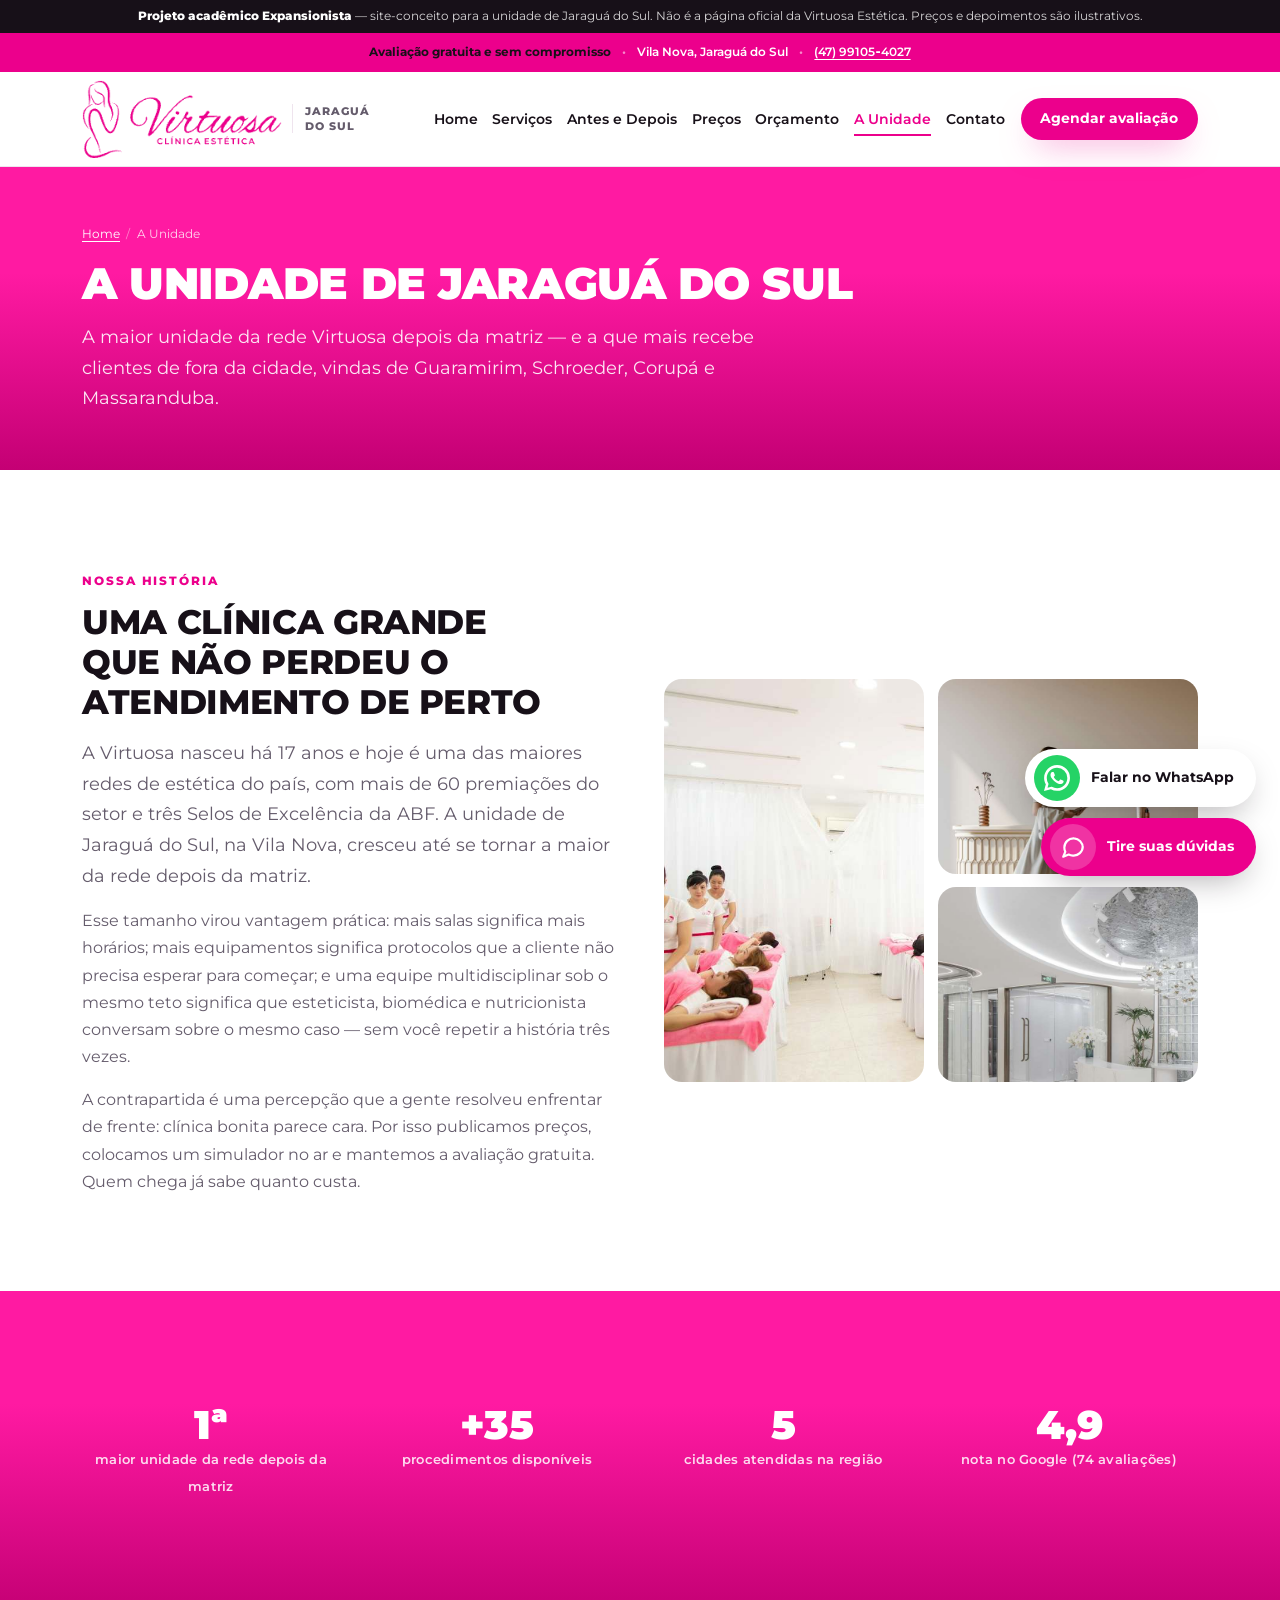
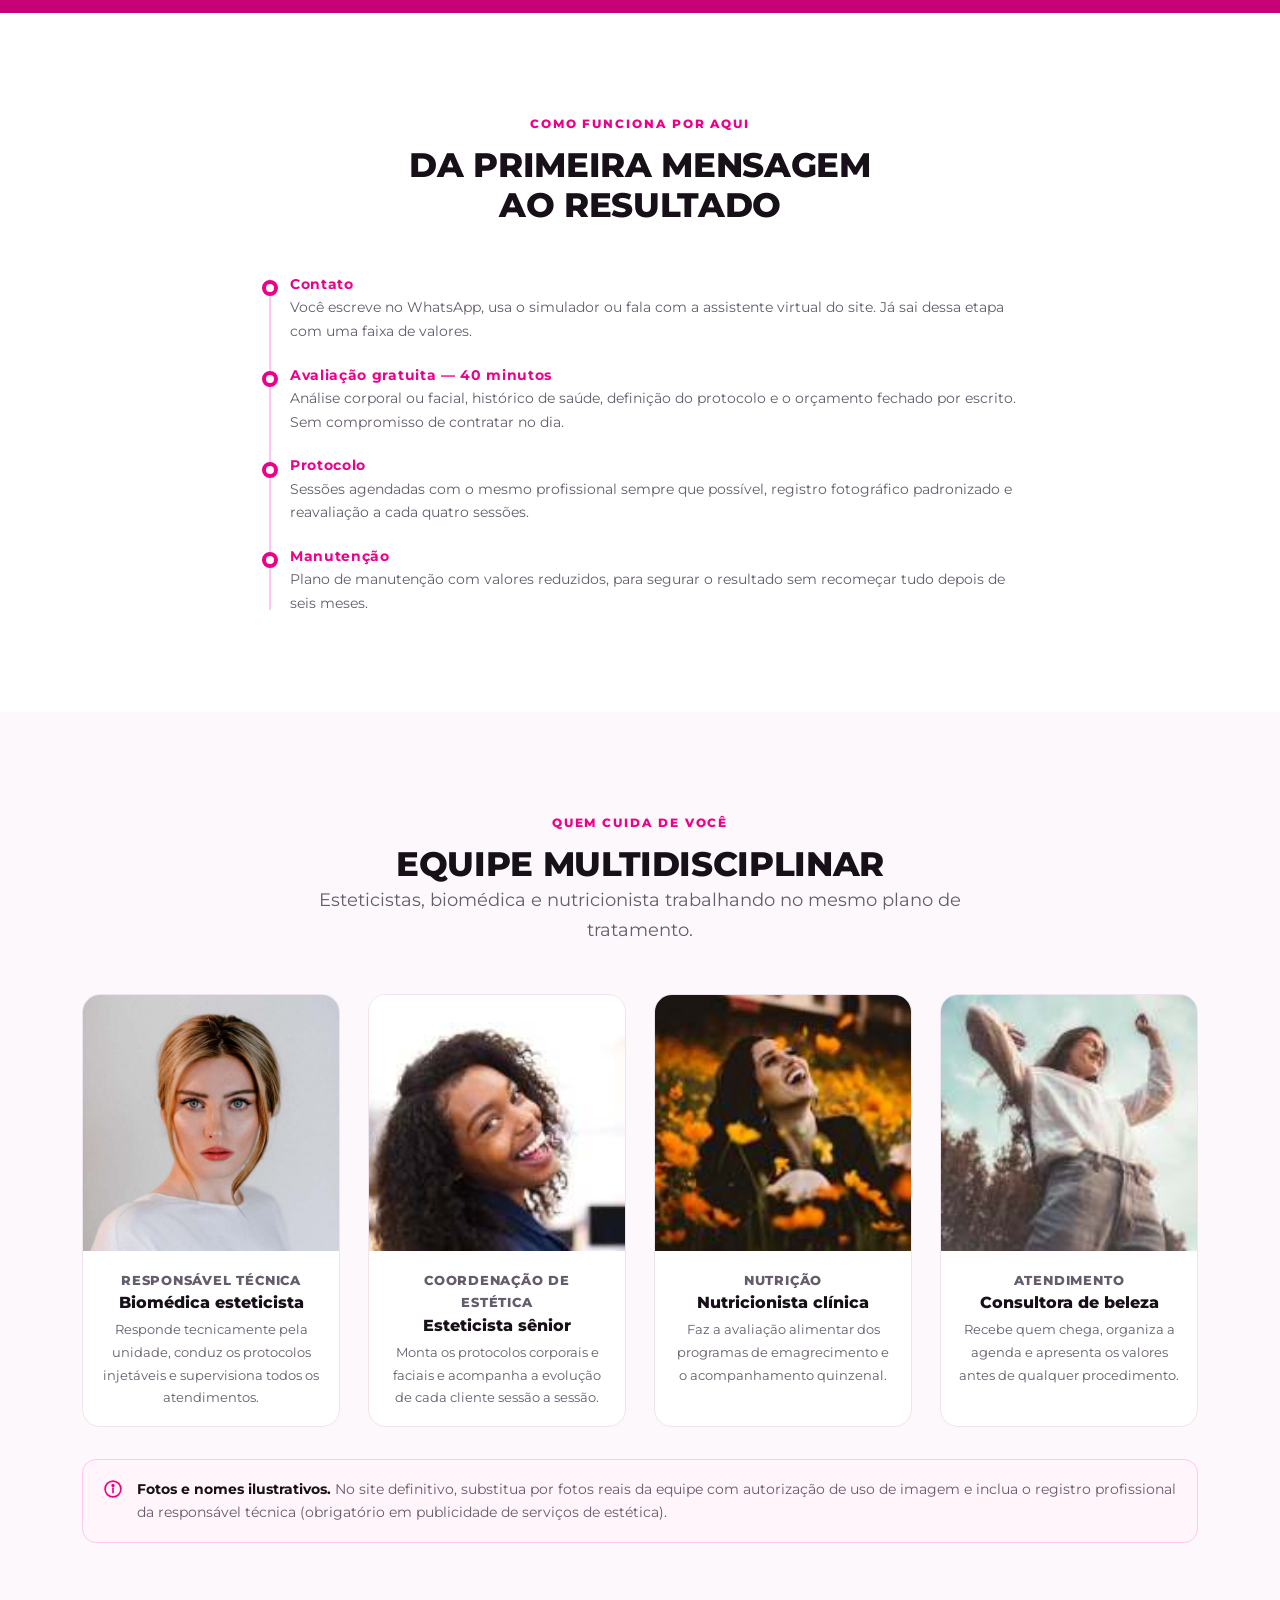
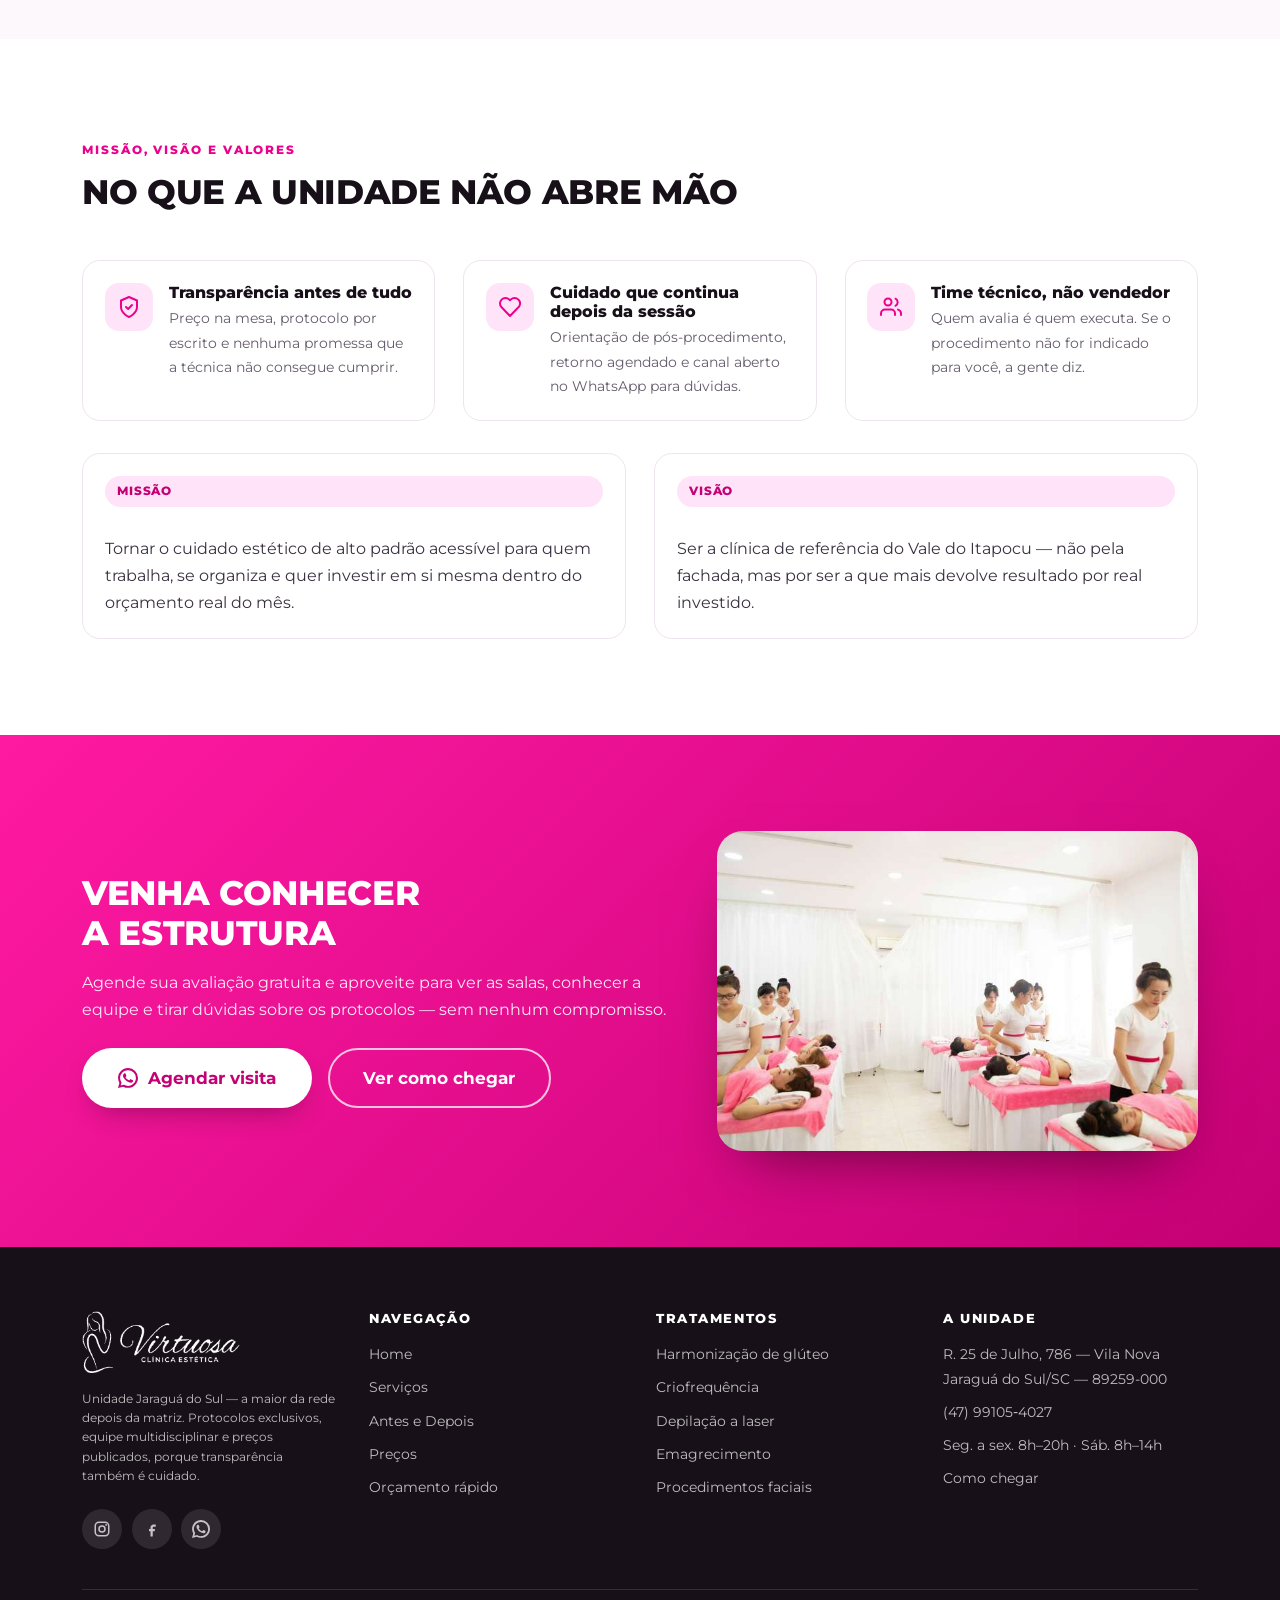
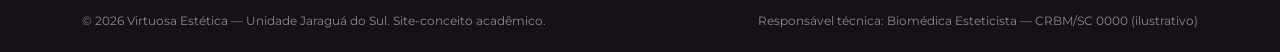
<file: sobre.html>
<!DOCTYPE html>
<html lang="pt-BR">
<head>
  <meta charset="UTF-8">
  <meta name="viewport" content="width=device-width, initial-scale=1">
  <title>A unidade de Jaraguá do Sul | Virtuosa Estética</title>
  <meta name="description" content="Conheça a Virtuosa Estética de Jaraguá do Sul: a maior unidade da rede depois da matriz, com equipe multidisciplinar, protocolos exclusivos e estrutura completa na Vila Nova.">
  <link rel="canonical" href="https://virtuosa-jaragua.com.br/sobre.html">
  <meta name="theme-color" content="#EC008C">
  <meta name="robots" content="index, follow">

  <!-- SEO local: reforça cidade e bairro para as buscas "estética em Jaraguá do Sul" -->
  <meta name="geo.region" content="BR-SC">
  <meta name="geo.placename" content="Jaraguá do Sul">
  <meta name="geo.position" content="-26.4996643;-49.0808047">

  <!-- Compartilhamento em redes sociais -->
  <meta property="og:type" content="website">
  <meta property="og:locale" content="pt_BR">
  <meta property="og:site_name" content="Virtuosa Estética — Jaraguá do Sul">
  <meta property="og:title" content="A unidade de Jaraguá do Sul | Virtuosa Estética">
  <meta property="og:description" content="Conheça a Virtuosa Estética de Jaraguá do Sul: a maior unidade da rede depois da matriz, com equipe multidisciplinar, protocolos exclusivos e estrutura completa na Vila Nova.">
  <meta property="og:url" content="https://virtuosa-jaragua.com.br/sobre.html">
  <meta property="og:image" content="https://virtuosa-jaragua.com.br/assets/img/unidade.jpg">
  <meta name="twitter:card" content="summary_large_image">

  <link rel="icon" href="assets/img/favicon.png" type="image/png">
  <link rel="preload" href="assets/fonts/montserrat-latin-800-normal.woff2" as="font" type="font/woff2" crossorigin>
  <link rel="stylesheet" href="assets/css/base.css">
  <link rel="stylesheet" href="assets/css/components.css">
  <link rel="stylesheet" href="assets/css/pages.css">
  <script type="application/ld+json">
  {
    "@context": "https://schema.org",
    "@type": "BeautySalon",
    "@id": "https://virtuosa-jaragua.com.br/#unidade",
    "name": "Virtuosa Estética — Jaraguá do Sul",
    "image": "https://virtuosa-jaragua.com.br/assets/img/unidade.jpg",
    "url": "https://virtuosa-jaragua.com.br/",
    "telephone": "+5547991054027",
    "priceRange": "R$$",
    "currenciesAccepted": "BRL",
    "paymentAccepted": "Dinheiro, Pix, Cartão de crédito e débito",
    "address": {
      "@type": "PostalAddress",
      "streetAddress": "R. 25 de Julho, 786",
      "addressLocality": "Jaraguá do Sul",
      "addressRegion": "SC",
      "postalCode": "89259-000",
      "addressCountry": "BR"
    },
    "geo": { "@type": "GeoCoordinates", "latitude": -26.4996643, "longitude": -49.0808047 },
    "areaServed": [
      { "@type": "City", "name": "Jaraguá do Sul" },
      { "@type": "City", "name": "Guaramirim" },
      { "@type": "City", "name": "Schroeder" },
      { "@type": "City", "name": "Corupá" },
      { "@type": "City", "name": "Massaranduba" }
    ],
    "openingHoursSpecification": [
      { "@type": "OpeningHoursSpecification",
        "dayOfWeek": ["Monday","Tuesday","Wednesday","Thursday","Friday"],
        "opens": "08:00", "closes": "20:00" },
      { "@type": "OpeningHoursSpecification", "dayOfWeek": "Saturday", "opens": "08:00", "closes": "14:00" }
    ],
    "aggregateRating": { "@type": "AggregateRating", "ratingValue": "4.9", "reviewCount": "74" },
    "makesOffer": [
      { "@type": "Offer", "name": "Depilação a laser — axilas",
        "priceSpecification": { "@type": "PriceSpecification", "price": "89", "priceCurrency": "BRL" } },
      { "@type": "Offer", "name": "Criofrequência",
        "priceSpecification": { "@type": "PriceSpecification", "price": "250", "priceCurrency": "BRL" } },
      { "@type": "Offer", "name": "Harmonização de glúteo",
        "priceSpecification": { "@type": "PriceSpecification", "price": "1500", "priceCurrency": "BRL" } }
    ]
  }
  </script>
  <script type="application/ld+json">
  {
    "@context": "https://schema.org",
    "@type": "BreadcrumbList",
    "itemListElement": [
      { "@type": "ListItem", "position": 1, "name": "Home", "item": "https://virtuosa-jaragua.com.br/" },
      { "@type": "ListItem", "position": 2, "name": "A Unidade", "item": "https://virtuosa-jaragua.com.br/sobre.html" }
    ]
  }
  </script>
</head>
<body>
<a class="skip-link" href="#conteudo">Pular para o conteúdo</a>

<!-- ================= AVISO DE PROJETO ACADÊMICO =================
     Este site é um CONCEITO desenvolvido para o projeto acadêmico
     Expansionista. Não é a página oficial da unidade. Para usar como
     site real, remova este bloco <div class="demo-flag"> das 7 páginas.
============================================================== -->
<div class="demo-flag">
  <b>Projeto acadêmico Expansionista</b> — site-conceito para a unidade de Jaraguá do Sul.
  Não é a página oficial da Virtuosa Estética. Preços e depoimentos são ilustrativos.
</div>

<div class="topbar">
  <strong>Avaliação gratuita e sem compromisso</strong>
  <span class="sep">•</span> Vila Nova, Jaraguá do Sul
  <span class="sep">•</span> <a data-tel href="tel:+5547991054027">(47)&nbsp;99105&#8209;4027</a>
</div>

<header class="header">
  <div class="container header__inner">
    <a class="brand" href="index.html" aria-label="Virtuosa Estética Jaraguá do Sul — página inicial">
      <img class="brand__logo" src="assets/img/logo.png" width="241" height="94" alt="Virtuosa Clínica Estética">
      <span class="brand__unit">Jaraguá<br>do Sul</span>
    </a>

    <nav class="nav" aria-label="Menu principal">
      <ul>
            <li><a href="index.html">Home</a></li>
            <li><a href="servicos.html">Serviços</a></li>
            <li><a href="antes-depois.html">Antes e Depois</a></li>
            <li><a href="precos.html">Preços</a></li>
            <li><a href="orcamento.html">Orçamento</a></li>
            <li><a href="sobre.html" aria-current="page">A Unidade</a></li>
            <li><a href="contato.html">Contato</a></li>
      </ul>
    </nav>

    <a class="btn btn--sm header__cta" data-wa="avaliacao" href="#">Agendar avaliação</a>

    <button class="nav-toggle" type="button" aria-expanded="false" aria-controls="menu-mobile" aria-label="Abrir menu">
      <span></span><span></span><span></span>
    </button>
  </div>
</header>

<!-- Menu mobile -->
<div class="drawer" id="menu-mobile">
  <div class="drawer__panel" role="dialog" aria-modal="true" aria-label="Menu">
    <div class="drawer__head">
      <img class="brand__logo" src="assets/img/logo.png" width="241" height="94" alt="Virtuosa Clínica Estética">
      <button class="drawer__close" type="button" aria-label="Fechar menu">&times;</button>
    </div>
    <nav aria-label="Menu mobile">
      <ul>
          <li><a href="index.html">Home</a></li>
          <li><a href="servicos.html">Serviços</a></li>
          <li><a href="antes-depois.html">Antes e Depois</a></li>
          <li><a href="precos.html">Preços</a></li>
          <li><a href="orcamento.html">Orçamento</a></li>
          <li><a href="sobre.html" aria-current="page">A Unidade</a></li>
          <li><a href="contato.html">Contato</a></li>
      </ul>
    </nav>
    <a class="btn btn--wa btn--block" data-wa="avaliacao" href="#"><svg viewBox="0 0 24 24" fill="currentColor"><path d="M17.47 14.38c-.3-.15-1.76-.87-2.03-.97-.27-.1-.47-.15-.67.15s-.77.97-.94 1.17-.35.22-.65.07a8.1 8.1 0 0 1-2.39-1.47 9 9 0 0 1-1.65-2.06c-.17-.3 0-.46.13-.61.14-.14.3-.35.45-.52.15-.17.2-.3.3-.5.1-.2.05-.37-.02-.52-.08-.15-.67-1.61-.92-2.2-.24-.58-.49-.5-.67-.51h-.57c-.2 0-.52.07-.79.37s-1.04 1.02-1.04 2.48 1.07 2.88 1.22 3.08c.15.2 2.1 3.2 5.08 4.49.71.3 1.26.49 1.69.63.71.22 1.36.19 1.87.12.57-.09 1.76-.72 2-1.41.25-.7.25-1.29.18-1.42-.07-.13-.27-.2-.57-.35zM12.05 21.5h-.01a9.5 9.5 0 0 1-4.83-1.32l-.35-.2-3.59.94.96-3.5-.23-.36a9.42 9.42 0 0 1-1.45-5.04c0-5.2 4.25-9.44 9.5-9.44a9.4 9.4 0 0 1 6.7 2.78 9.35 9.35 0 0 1 2.78 6.67c0 5.2-4.26 9.44-9.48 9.44zM20.5 3.5A11.8 11.8 0 0 0 12.05 0C5.46 0 .1 5.35.1 11.92c0 2.1.55 4.15 1.6 5.96L0 24l6.3-1.65a11.9 11.9 0 0 0 5.74 1.46h.01c6.58 0 11.94-5.35 11.95-11.92a11.85 11.85 0 0 0-3.5-8.39z"/></svg> Agendar no WhatsApp</a>
  </div>
</div>

<main id="conteudo">

<section class="page-head">
  <div class="container">
    <nav class="breadcrumb" aria-label="Você está aqui">
      <ol>
        <li><a href="index.html">Home</a></li>
        <li aria-current="page">A Unidade</li>
      </ol>
    </nav>
    <h1>A unidade de Jaraguá do Sul</h1>
    <p class="lead">A maior unidade da rede Virtuosa depois da matriz — e a que mais recebe clientes de fora da cidade, vindas de Guaramirim, Schroeder, Corupá e Massaranduba.</p>
  </div>
</section>

<section class="section">
  <div class="container">
    <div class="about-grid">
      <div>
        <span class="eyebrow">Nossa história</span>
        <h2>Uma clínica grande que não perdeu o atendimento de perto</h2>
        <p class="lead mt-2">
          A Virtuosa nasceu há 17 anos e hoje é uma das maiores redes de estética do país, com mais de
          60 premiações do setor e três Selos de Excelência da ABF. A unidade de Jaraguá do Sul, na
          Vila Nova, cresceu até se tornar a maior da rede depois da matriz.
        </p>
        <p class="mt-2 muted">
          Esse tamanho virou vantagem prática: mais salas significa mais horários; mais equipamentos
          significa protocolos que a cliente não precisa esperar para começar; e uma equipe
          multidisciplinar sob o mesmo teto significa que esteticista, biomédica e nutricionista
          conversam sobre o mesmo caso — sem você repetir a história três vezes.
        </p>
        <p class="mt-2 muted">
          A contrapartida é uma percepção que a gente resolveu enfrentar de frente: clínica bonita
          parece cara. Por isso publicamos preços, colocamos um simulador no ar e mantemos a avaliação
          gratuita. Quem chega já sabe quanto custa.
        </p>
      </div>

      <div class="about-media">
        <img src="assets/img/sala-rosa.jpg" loading="lazy" width="520" height="760"
             alt="Sala de atendimento da unidade Virtuosa Jaraguá do Sul">
        <img src="assets/img/recepcao.jpg" loading="lazy" width="700" height="525" alt="Recepção da unidade">
        <img src="assets/img/estrutura.jpg" loading="lazy" width="700" height="525" alt="Corredor e salas da clínica">
      </div>
    </div>
  </div>
</section>

<section class="section section--grad">
  <div class="container">
    <div class="grid grid-4">
      <div class="stat"><span class="stat__num">1ª</span><span class="stat__label">maior unidade da rede depois da matriz</span></div>
      <div class="stat"><span class="stat__num">+35</span><span class="stat__label">procedimentos disponíveis</span></div>
      <div class="stat"><span class="stat__num">5</span><span class="stat__label">cidades atendidas na região</span></div>
      <div class="stat"><span class="stat__num">4,9</span><span class="stat__label">nota no Google (74 avaliações)</span></div>
    </div>
  </div>
</section>

<section class="section" aria-labelledby="linha">
  <div class="container container-narrow">
    <div class="section-head section-head--center">
      <span class="eyebrow">Como funciona por aqui</span>
      <h2 id="linha">Da primeira mensagem ao resultado</h2>
    </div>
    <ol class="timeline">
      <li><b>Contato</b>
        <p class="muted small">Você escreve no WhatsApp, usa o simulador ou fala com a assistente virtual do site.
        Já sai dessa etapa com uma faixa de valores.</p></li>
      <li><b>Avaliação gratuita — 40 minutos</b>
        <p class="muted small">Análise corporal ou facial, histórico de saúde, definição do protocolo e o
        orçamento fechado por escrito. Sem compromisso de contratar no dia.</p></li>
      <li><b>Protocolo</b>
        <p class="muted small">Sessões agendadas com o mesmo profissional sempre que possível, registro
        fotográfico padronizado e reavaliação a cada quatro sessões.</p></li>
      <li><b>Manutenção</b>
        <p class="muted small">Plano de manutenção com valores reduzidos, para segurar o resultado sem
        recomeçar tudo depois de seis meses.</p></li>
    </ol>
  </div>
</section>

<section class="section section--alt" aria-labelledby="equipe">
  <div class="container">
    <div class="section-head section-head--center">
      <span class="eyebrow">Quem cuida de você</span>
      <h2 id="equipe">Equipe multidisciplinar</h2>
      <p class="lead">Esteticistas, biomédica e nutricionista trabalhando no mesmo plano de tratamento.</p>
    </div>
    <div class="grid grid-4">
        <article class="person reveal">
          <img src="assets/img/equipe2.jpg" loading="lazy" width="400" height="400"
               alt="Profissional da equipe da Virtuosa Jaraguá do Sul — foto ilustrativa">
          <div class="person__body">
            <p class="person__role">Responsável técnica</p>
            <h3>Biomédica esteticista</h3>
            <p>Responde tecnicamente pela unidade, conduz os protocolos injetáveis e supervisiona todos os atendimentos.</p>
          </div>
        </article>
        <article class="person reveal">
          <img src="assets/img/av1.jpg" loading="lazy" width="400" height="400"
               alt="Profissional da equipe da Virtuosa Jaraguá do Sul — foto ilustrativa">
          <div class="person__body">
            <p class="person__role">Coordenação de estética</p>
            <h3>Esteticista sênior</h3>
            <p>Monta os protocolos corporais e faciais e acompanha a evolução de cada cliente sessão a sessão.</p>
          </div>
        </article>
        <article class="person reveal">
          <img src="assets/img/av3.jpg" loading="lazy" width="400" height="400"
               alt="Profissional da equipe da Virtuosa Jaraguá do Sul — foto ilustrativa">
          <div class="person__body">
            <p class="person__role">Nutrição</p>
            <h3>Nutricionista clínica</h3>
            <p>Faz a avaliação alimentar dos programas de emagrecimento e o acompanhamento quinzenal.</p>
          </div>
        </article>
        <article class="person reveal">
          <img src="assets/img/av5.jpg" loading="lazy" width="400" height="400"
               alt="Profissional da equipe da Virtuosa Jaraguá do Sul — foto ilustrativa">
          <div class="person__body">
            <p class="person__role">Atendimento</p>
            <h3>Consultora de beleza</h3>
            <p>Recebe quem chega, organiza a agenda e apresenta os valores antes de qualquer procedimento.</p>
          </div>
        </article>
    </div>

    <div class="notice mt-4">
      <svg viewBox="0 0 24 24" fill="none" stroke="currentColor" stroke-width="2" stroke-linecap="round" stroke-linejoin="round"><circle cx="12" cy="12" r="9.5"/><line x1="12" y1="11" x2="12" y2="16.5"/><circle cx="12" cy="7.8" r="1" fill="currentColor"/></svg>
      <p>
        <strong>Fotos e nomes ilustrativos.</strong> No site definitivo, substitua por fotos reais da
        equipe com autorização de uso de imagem e inclua o registro profissional da responsável técnica
        (obrigatório em publicidade de serviços de estética).
        <!-- VALIDAR COM O CLIENTE: nomes, cargos, registros profissionais e autorização de imagem. -->
      </p>
    </div>
  </div>
</section>

<section class="section" aria-labelledby="valores">
  <div class="container">
    <div class="section-head">
      <span class="eyebrow">Missão, visão e valores</span>
      <h2 id="valores">No que a unidade não abre mão</h2>
    </div>
    <div class="grid grid-3">
      <article class="feature reveal">
        <span class="feature__icon"><svg viewBox="0 0 24 24" fill="none" stroke="currentColor" stroke-width="2" stroke-linecap="round" stroke-linejoin="round"><path d="M12 22s8-3.5 8-10V5.5L12 2 4 5.5V12c0 6.5 8 10 8 10z"/><polyline points="9 12 11.2 14 15 10"/></svg></span>
        <div><h3>Transparência antes de tudo</h3><p>Preço na mesa, protocolo por escrito e nenhuma promessa que a técnica não consegue cumprir.</p></div>
      </article>
      <article class="feature reveal">
        <span class="feature__icon"><svg viewBox="0 0 24 24" fill="none" stroke="currentColor" stroke-width="2" stroke-linecap="round" stroke-linejoin="round"><path d="M20.4 4.6a5.4 5.4 0 0 0-7.7 0L12 5.3l-.7-.7a5.4 5.4 0 1 0-7.7 7.7l.7.7L12 21l7.7-8a5.4 5.4 0 0 0 .7-8.4z"/></svg></span>
        <div><h3>Cuidado que continua depois da sessão</h3><p>Orientação de pós-procedimento, retorno agendado e canal aberto no WhatsApp para dúvidas.</p></div>
      </article>
      <article class="feature reveal">
        <span class="feature__icon"><svg viewBox="0 0 24 24" fill="none" stroke="currentColor" stroke-width="2" stroke-linecap="round" stroke-linejoin="round"><path d="M16 20v-1.5a4 4 0 0 0-4-4H6a4 4 0 0 0-4 4V20"/><circle cx="9" cy="7" r="3.5"/><path d="M22 20v-1.5a4 4 0 0 0-3-3.9"/><path d="M16.5 3.7a4 4 0 0 1 0 7.1"/></svg></span>
        <div><h3>Time técnico, não vendedor</h3><p>Quem avalia é quem executa. Se o procedimento não for indicado para você, a gente diz.</p></div>
      </article>
    </div>

    <div class="grid grid-2 mt-4">
      <div class="card"><div class="card__body">
        <span class="badge">Missão</span>
        <p class="mt-2">Tornar o cuidado estético de alto padrão acessível para quem trabalha, se organiza
        e quer investir em si mesma dentro do orçamento real do mês.</p>
      </div></div>
      <div class="card"><div class="card__body">
        <span class="badge">Visão</span>
        <p class="mt-2">Ser a clínica de referência do Vale do Itapocu — não pela fachada, mas por ser
        a que mais devolve resultado por real investido.</p>
      </div></div>
    </div>
  </div>
</section>

<section class="cta-band">
  <div class="container cta-band__inner">
    <div>
      <h2>Venha conhecer a estrutura</h2>
      <p class="mt-2">
        Agende sua avaliação gratuita e aproveite para ver as salas, conhecer a equipe e tirar dúvidas
        sobre os protocolos — sem nenhum compromisso.
      </p>
      <div class="flex gap wrap mt-3">
        <a class="btn btn--white btn--lg" data-wa="avaliacao" href="#"><svg viewBox="0 0 24 24" fill="currentColor"><path d="M17.47 14.38c-.3-.15-1.76-.87-2.03-.97-.27-.1-.47-.15-.67.15s-.77.97-.94 1.17-.35.22-.65.07a8.1 8.1 0 0 1-2.39-1.47 9 9 0 0 1-1.65-2.06c-.17-.3 0-.46.13-.61.14-.14.3-.35.45-.52.15-.17.2-.3.3-.5.1-.2.05-.37-.02-.52-.08-.15-.67-1.61-.92-2.2-.24-.58-.49-.5-.67-.51h-.57c-.2 0-.52.07-.79.37s-1.04 1.02-1.04 2.48 1.07 2.88 1.22 3.08c.15.2 2.1 3.2 5.08 4.49.71.3 1.26.49 1.69.63.71.22 1.36.19 1.87.12.57-.09 1.76-.72 2-1.41.25-.7.25-1.29.18-1.42-.07-.13-.27-.2-.57-.35zM12.05 21.5h-.01a9.5 9.5 0 0 1-4.83-1.32l-.35-.2-3.59.94.96-3.5-.23-.36a9.42 9.42 0 0 1-1.45-5.04c0-5.2 4.25-9.44 9.5-9.44a9.4 9.4 0 0 1 6.7 2.78 9.35 9.35 0 0 1 2.78 6.67c0 5.2-4.26 9.44-9.48 9.44zM20.5 3.5A11.8 11.8 0 0 0 12.05 0C5.46 0 .1 5.35.1 11.92c0 2.1.55 4.15 1.6 5.96L0 24l6.3-1.65a11.9 11.9 0 0 0 5.74 1.46h.01c6.58 0 11.94-5.35 11.95-11.92a11.85 11.85 0 0 0-3.5-8.39z"/></svg> Agendar visita</a>
        <a class="btn btn--ghost-white btn--lg" href="contato.html#mapa">Ver como chegar</a>
      </div>
    </div>
    <div class="cta-band__img">
      <img src="assets/img/unidade.jpg" loading="lazy" width="700" height="500"
           alt="Salas de atendimento da unidade Virtuosa Jaraguá do Sul">
    </div>
  </div>
</section>

</main>

<footer class="footer">
  <div class="container">
    <div class="footer__grid">
      <div>
        <div class="footer__brand"><img src="assets/img/logo-branco.png" width="241" height="94" alt="Virtuosa Clínica Estética"></div>
        <p class="tiny mt-2" style="max-width:26rem">
          Unidade Jaraguá do Sul — a maior da rede depois da matriz. Protocolos exclusivos,
          equipe multidisciplinar e preços publicados, porque transparência também é cuidado.
        </p>
        <ul class="footer__social mt-3">
          <li><a href="#" data-social="instagram" aria-label="Instagram da unidade"><svg viewBox="0 0 24 24" fill="none" stroke="currentColor" stroke-width="2"><rect x="3" y="3" width="18" height="18" rx="5"/><circle cx="12" cy="12" r="4"/><circle cx="17.5" cy="6.5" r="1.2" fill="currentColor" stroke="none"/></svg></a></li>
          <li><a href="#" data-social="facebook" aria-label="Facebook da unidade"><svg viewBox="0 0 24 24" fill="currentColor"><path d="M14 9h3V6h-3c-2.2 0-4 1.8-4 4v2H8v3h2v7h3v-7h2.5l.5-3H13v-2c0-.6.4-1 1-1z"/></svg></a></li>
          <li><a data-wa="geral" href="#" aria-label="WhatsApp da unidade"><svg viewBox="0 0 24 24" fill="currentColor"><path d="M17.47 14.38c-.3-.15-1.76-.87-2.03-.97-.27-.1-.47-.15-.67.15s-.77.97-.94 1.17-.35.22-.65.07a8.1 8.1 0 0 1-2.39-1.47 9 9 0 0 1-1.65-2.06c-.17-.3 0-.46.13-.61.14-.14.3-.35.45-.52.15-.17.2-.3.3-.5.1-.2.05-.37-.02-.52-.08-.15-.67-1.61-.92-2.2-.24-.58-.49-.5-.67-.51h-.57c-.2 0-.52.07-.79.37s-1.04 1.02-1.04 2.48 1.07 2.88 1.22 3.08c.15.2 2.1 3.2 5.08 4.49.71.3 1.26.49 1.69.63.71.22 1.36.19 1.87.12.57-.09 1.76-.72 2-1.41.25-.7.25-1.29.18-1.42-.07-.13-.27-.2-.57-.35zM12.05 21.5h-.01a9.5 9.5 0 0 1-4.83-1.32l-.35-.2-3.59.94.96-3.5-.23-.36a9.42 9.42 0 0 1-1.45-5.04c0-5.2 4.25-9.44 9.5-9.44a9.4 9.4 0 0 1 6.7 2.78 9.35 9.35 0 0 1 2.78 6.67c0 5.2-4.26 9.44-9.48 9.44zM20.5 3.5A11.8 11.8 0 0 0 12.05 0C5.46 0 .1 5.35.1 11.92c0 2.1.55 4.15 1.6 5.96L0 24l6.3-1.65a11.9 11.9 0 0 0 5.74 1.46h.01c6.58 0 11.94-5.35 11.95-11.92a11.85 11.85 0 0 0-3.5-8.39z"/></svg></a></li>
        </ul>
      </div>

      <div>
        <h3>Navegação</h3>
        <ul>
          <li><a href="index.html">Home</a></li>
          <li><a href="servicos.html">Serviços</a></li>
          <li><a href="antes-depois.html">Antes e Depois</a></li>
          <li><a href="precos.html">Preços</a></li>
          <li><a href="orcamento.html">Orçamento rápido</a></li>
        </ul>
      </div>

      <div>
        <h3>Tratamentos</h3>
        <ul>
          <li><a href="servicos.html?cat=exclusivos">Harmonização de glúteo</a></li>
          <li><a href="servicos.html?cat=corporais">Criofrequência</a></li>
          <li><a href="servicos.html?cat=laser">Depilação a laser</a></li>
          <li><a href="servicos.html?cat=emagrecimento">Emagrecimento</a></li>
          <li><a href="servicos.html?cat=faciais">Procedimentos faciais</a></li>
        </ul>
      </div>

      <div>
        <h3>A unidade</h3>
        <ul>
          <li>R. 25 de Julho, 786 — Vila Nova<br>Jaraguá do Sul/SC — 89259-000</li>
          <li><a data-tel href="tel:+5547991054027">(47)&nbsp;99105&#8209;4027</a></li>
          <li>Seg. a sex. 8h–20h · Sáb. 8h–14h</li>
          <li><a href="contato.html#mapa">Como chegar</a></li>
        </ul>
      </div>
    </div>

    <div class="footer__bottom">
      <span>© <span data-ano>2026</span> Virtuosa Estética — Unidade Jaraguá do Sul. Site-conceito acadêmico.</span>
      <span>Responsável técnica: Biomédica Esteticista — CRBM/SC 0000 (ilustrativo)</span>
    </div>
  </div>
</footer>

<!-- ================= BOTÕES FLUTUANTES ================= -->
<div class="floaters">
  <a class="floater floater--wa" data-wa="geral" href="#">
    <span class="floater__icon"><svg viewBox="0 0 24 24" fill="currentColor"><path d="M17.47 14.38c-.3-.15-1.76-.87-2.03-.97-.27-.1-.47-.15-.67.15s-.77.97-.94 1.17-.35.22-.65.07a8.1 8.1 0 0 1-2.39-1.47 9 9 0 0 1-1.65-2.06c-.17-.3 0-.46.13-.61.14-.14.3-.35.45-.52.15-.17.2-.3.3-.5.1-.2.05-.37-.02-.52-.08-.15-.67-1.61-.92-2.2-.24-.58-.49-.5-.67-.51h-.57c-.2 0-.52.07-.79.37s-1.04 1.02-1.04 2.48 1.07 2.88 1.22 3.08c.15.2 2.1 3.2 5.08 4.49.71.3 1.26.49 1.69.63.71.22 1.36.19 1.87.12.57-.09 1.76-.72 2-1.41.25-.7.25-1.29.18-1.42-.07-.13-.27-.2-.57-.35zM12.05 21.5h-.01a9.5 9.5 0 0 1-4.83-1.32l-.35-.2-3.59.94.96-3.5-.23-.36a9.42 9.42 0 0 1-1.45-5.04c0-5.2 4.25-9.44 9.5-9.44a9.4 9.4 0 0 1 6.7 2.78 9.35 9.35 0 0 1 2.78 6.67c0 5.2-4.26 9.44-9.48 9.44zM20.5 3.5A11.8 11.8 0 0 0 12.05 0C5.46 0 .1 5.35.1 11.92c0 2.1.55 4.15 1.6 5.96L0 24l6.3-1.65a11.9 11.9 0 0 0 5.74 1.46h.01c6.58 0 11.94-5.35 11.95-11.92a11.85 11.85 0 0 0-3.5-8.39z"/></svg></span>
    <span class="floater__label">Falar no WhatsApp</span>
  </a>
  <button class="floater floater--chat" id="chat-open" type="button" aria-controls="chat" aria-expanded="false">
    <span class="floater__icon"><svg viewBox="0 0 24 24" fill="none" stroke="currentColor" stroke-width="2" stroke-linecap="round" stroke-linejoin="round"><path d="M21 11.5a8.4 8.4 0 0 1-9 8.4 8.9 8.9 0 0 1-4-.9L3 21l1.9-4.6a8.4 8.4 0 0 1-.9-3.9 8.4 8.4 0 0 1 9-8.4 8.4 8.4 0 0 1 8 8.4z"/></svg></span>
    <span class="floater__label">Tire suas dúvidas</span>
  </button>
</div>

<!-- ================= ASSISTENTE VIRTUAL (visual) =================
     Conversa simulada no front-end. Os pontos de integração com o CRM
     estão marcados em assets/js/chatbot.js.
============================================================== -->
<section class="chat" id="chat" role="dialog" aria-modal="false" aria-label="Assistente virtual da Virtuosa" hidden>
  <header class="chat__header">
    <span class="chat__avatar" aria-hidden="true">Vi</span>
    <div>
      <div class="chat__title">Assistente Virtuosa</div>
      <div class="chat__status">Respondemos na hora</div>
    </div>
    <button class="chat__close" type="button" aria-label="Fechar assistente">&times;</button>
  </header>
  <div class="chat__body" role="log" aria-live="polite"></div>
  <div class="chat__quick"></div>
  <p class="chat__foot">Assistente automática. Para falar com uma pessoa, escolha “Falar com atendente”.</p>
</section>

<script src="assets/js/config.js"></script>
<script src="assets/js/main.js"></script>
<script src="assets/js/chatbot.js"></script>
</body>
</html>
</file>
<file: assets/css/base.css>
/* =====================================================================
   VIRTUOSA ESTÉTICA — UNIDADE JARAGUÁ DO SUL
   base.css · reset, design tokens, tipografia e utilitários
   ---------------------------------------------------------------------
   Os tokens de cor e tipografia abaixo foram extraídos do site oficial
   da franqueadora (esteticavirtuosa.com.br) em 31/08/2026:
     · primária ......... rgb(236,0,140)  -> #EC008C  (classe .text-primary)
     · gradiente ........ linear-gradient(#FF1AA2 35%, #C40074)
     · rosa claro ....... #FFE3F8 (cerise-100) / #FFC6F1 (cerise-200)
     · glow de destaque . radial #EEFF00 com mix-blend-mode: screen
     · tipografia ....... Montserrat (400–900) + Satisfy (palavra-destaque)
   ATENÇÃO: o rosa é o DNA da marca e não deve ser alterado.
   DOURADO: não utilizado nesta versão (aprovação pendente da franqueadora).
   ===================================================================== */

/* ------------------------------------------------------------------
   1. FONTES AUTO-HOSPEDADAS
   Servir as fontes do próprio domínio evita requisições a terceiros
   (ganho de performance e um ponto a menos de exposição de dados de
   navegação dos usuários — relevante para adequação à LGPD).
   ------------------------------------------------------------------ */
@font-face{font-family:'Montserrat';font-style:normal;font-weight:400;font-display:swap;
  src:url('../fonts/montserrat-latin-400-normal.woff2') format('woff2');}
@font-face{font-family:'Montserrat';font-style:normal;font-weight:600;font-display:swap;
  src:url('../fonts/montserrat-latin-600-normal.woff2') format('woff2');}
@font-face{font-family:'Montserrat';font-style:normal;font-weight:700;font-display:swap;
  src:url('../fonts/montserrat-latin-700-normal.woff2') format('woff2');}
@font-face{font-family:'Montserrat';font-style:normal;font-weight:800;font-display:swap;
  src:url('../fonts/montserrat-latin-800-normal.woff2') format('woff2');}
@font-face{font-family:'Montserrat';font-style:normal;font-weight:900;font-display:swap;
  src:url('../fonts/montserrat-latin-900-normal.woff2') format('woff2');}
@font-face{font-family:'Satisfy';font-style:normal;font-weight:400;font-display:swap;
  src:url('../fonts/satisfy-latin-400-normal.woff2') format('woff2');}

/* ------------------------------------------------------------------
   2. DESIGN TOKENS
   ------------------------------------------------------------------ */
:root{
  /* O site tem um único tema (claro, rosa da marca). Declarar color-scheme
     evita que o navegador em modo escuro repinte campos e barras de rolagem. */
  color-scheme: light;

  /* --- Paleta da marca (não alterar os rosas) --- */
  --pink:#EC008C;          /* primária oficial            */
  --pink-light:#FF1AA2;    /* topo do gradiente oficial   */
  --pink-dark:#C40074;     /* base do gradiente / hover   */
  --pink-050:#FFF5FB;
  --pink-100:#FFE3F8;
  --pink-200:#FFC6F1;
  --pink-300:#FF8FDD;
  --neon:#EEFF00;          /* glow do hero (mix-blend: screen) */

  /* --- Neutros --- */
  --ink:#171018;
  --ink-80:#3A3140;
  --ink-60:#655C6C;
  --ink-40:#9A93A0;
  --line:#EFE4EE;
  --surface:#FFFFFF;
  --surface-2:#FCF8FB;

  /* --- Ações --- */
  --wa:#25D366;            /* verde WhatsApp (autorizado no briefing) */
  --wa-dark:#128C7E;
  --star:#F5A623;

  /* --- Gradientes --- */
  --grad-pink:linear-gradient(180deg,var(--pink-light) 35%,var(--pink-dark));
  --grad-pink-diag:linear-gradient(135deg,var(--pink-light),var(--pink-dark));

  /* --- Tipografia --- */
  --font:'Montserrat',system-ui,-apple-system,'Segoe UI',Roboto,Arial,sans-serif;
  --font-script:'Satisfy','Brush Script MT',cursive;

  /* --- Layout --- */
  --container:1180px;
  --gutter:clamp(1.15rem,4vw,2rem);
  --section-y:clamp(3.5rem,8vw,6rem);
  --radius:18px;
  --radius-lg:26px;
  --radius-pill:999px;

  /* --- Sombras --- */
  --shadow-sm:0 2px 10px rgba(23,16,24,.06);
  --shadow:0 10px 30px -12px rgba(23,16,24,.18);
  --shadow-pink:0 14px 34px -14px rgba(236,0,140,.55);

  --transition:.25s cubic-bezier(.4,0,.2,1);
}

/* ------------------------------------------------------------------
   3. RESET
   ------------------------------------------------------------------ */
*,*::before,*::after{box-sizing:border-box;}
*{margin:0;}
html{-webkit-text-size-adjust:100%;scroll-behavior:smooth;scroll-padding-top:112px;}
body{
  font-family:var(--font);
  font-size:1rem;
  line-height:1.7;
  color:var(--ink-80);
  background:var(--surface);
  -webkit-font-smoothing:antialiased;
  overflow-x:hidden;
}
img,picture,svg,video{display:block;max-width:100%;height:auto;}
[hidden]{display:none!important;}   /* vence os display:flex dos componentes */
input,button,textarea,select{font:inherit;color:inherit;}
button{background:none;border:0;cursor:pointer;}
a{color:var(--pink);text-decoration:none;}
a:hover{color:var(--pink-dark);}
ul,ol{list-style:none;padding:0;}
table{border-collapse:collapse;width:100%;}

/* Acessibilidade: foco sempre visível e consistente */
:focus-visible{outline:3px solid var(--pink);outline-offset:3px;border-radius:6px;}

/* Respeita quem pediu menos animação no sistema operacional */
@media (prefers-reduced-motion:reduce){
  html{scroll-behavior:auto;}
  *,*::before,*::after{animation-duration:.01ms!important;animation-iteration-count:1!important;
    transition-duration:.01ms!important;scroll-behavior:auto!important;}
}

/* ------------------------------------------------------------------
   4. TIPOGRAFIA
   Escala fluida com clamp() — dispensa media queries de fonte.
   ------------------------------------------------------------------ */
h1,h2,h3,h4,h5{color:var(--ink);line-height:1.15;font-weight:800;text-wrap:balance;}

.display{
  font-size:clamp(2rem,5.4vw,3.5rem);
  font-weight:900;
  text-transform:uppercase;
  letter-spacing:-.015em;
  line-height:1.06;
}
.script{
  font-family:var(--font-script);
  font-weight:400;
  text-transform:none;
  letter-spacing:0;
  line-height:1.1;
  font-size:1.22em;
  display:block;
}
h2,.h2{font-size:clamp(1.5rem,3.2vw,2.15rem);text-transform:uppercase;letter-spacing:-.01em;}
h3,.h3{font-size:clamp(1.15rem,2vw,1.4rem);font-weight:800;}
h4,.h4{font-size:1.05rem;font-weight:700;}

.eyebrow{
  display:inline-block;
  font-size:.75rem;
  font-weight:800;
  letter-spacing:.16em;
  text-transform:uppercase;
  color:var(--pink);
  margin-bottom:.75rem;
}
.lead{font-size:clamp(1rem,1.6vw,1.125rem);color:var(--ink-60);}
strong,b{font-weight:700;color:var(--ink);}
.text-pink{color:var(--pink);}
.text-white{color:#fff;}
.muted{color:var(--ink-60);}
.small{font-size:.875rem;}
.tiny{font-size:.78rem;line-height:1.55;}

/* ------------------------------------------------------------------
   5. LAYOUT / UTILITÁRIOS
   ------------------------------------------------------------------ */
.container{width:100%;max-width:var(--container);margin-inline:auto;padding-inline:var(--gutter);}
.container-narrow{max-width:820px;}
.section{padding-block:var(--section-y);}
.section-tight{padding-block:clamp(2.5rem,5vw,3.5rem);}
.section--alt{background:var(--surface-2);}
.section--pink{background:var(--pink-050);}
.section--grad{background:var(--grad-pink);color:#fff;}
.section--grad h2,.section--grad h3,.section--grad h4{color:#fff;}
.section--grad .eyebrow{color:var(--pink-100);}
.section--grad .lead{color:rgba(255,255,255,.9);}

.section-head{max-width:720px;margin-bottom:clamp(2rem,4vw,3rem);}
.section-head--center{margin-inline:auto;text-align:center;}

.grid{display:grid;gap:clamp(1rem,2.4vw,1.75rem);}
.grid-2{grid-template-columns:repeat(auto-fit,minmax(min(100%,320px),1fr));}
.grid-3{grid-template-columns:repeat(auto-fit,minmax(min(100%,280px),1fr));}
.grid-4{grid-template-columns:repeat(auto-fit,minmax(min(100%,230px),1fr));}

.flex{display:flex;}
.items-center{align-items:center;}
.justify-between{justify-content:space-between;}
.gap-sm{gap:.5rem;}
.gap{gap:1rem;}
.wrap{flex-wrap:wrap;}
.center{text-align:center;}
.mt-1{margin-top:.5rem;}.mt-2{margin-top:1rem;}.mt-3{margin-top:1.5rem;}.mt-4{margin-top:2rem;}
.mb-2{margin-bottom:1rem;}.mb-3{margin-bottom:1.5rem;}
.full{width:100%;}
.hidden{display:none!important;}

/* Link "pular para o conteúdo" — acessibilidade por teclado */
.skip-link{
  position:absolute;left:-9999px;top:0;z-index:1000;
  background:var(--pink);color:#fff;padding:.75rem 1.25rem;border-radius:0 0 12px 0;font-weight:700;
}
.skip-link:focus{left:0;color:#fff;}

/* Conteúdo apenas para leitores de tela */
.sr-only{
  position:absolute;width:1px;height:1px;padding:0;margin:-1px;
  overflow:hidden;clip:rect(0,0,0,0);white-space:nowrap;border:0;
}

/* Animação de entrada ao rolar (ativada por main.js via IntersectionObserver) */
.reveal{opacity:0;transform:translateY(22px);transition:opacity .6s ease,transform .6s ease;}
.reveal.is-visible{opacity:1;transform:none;}
@media (prefers-reduced-motion:reduce){.reveal{opacity:1;transform:none;}}
</file>
<file: assets/css/components.css>
/* =====================================================================
   VIRTUOSA ESTÉTICA — JARAGUÁ DO SUL
   components.css · componentes reutilizáveis
   Fidelidade à franqueadora: botões 100% arredondados (rounded-full),
   rosa #EC008C com texto branco, títulos em caixa alta, cards claros.
   ===================================================================== */

/* ------------------------------------------------------------------
   BOTÕES
   ------------------------------------------------------------------ */
.btn{
  --btn-bg:var(--pink);
  --btn-fg:#fff;
  display:inline-flex;align-items:center;justify-content:center;gap:.65rem;
  min-height:52px;padding:.85rem 1.6rem;
  background:var(--btn-bg);color:var(--btn-fg);
  border-radius:var(--radius-pill);
  font-weight:700;font-size:.95rem;line-height:1.2;text-align:center;
  border:2px solid transparent;
  box-shadow:var(--shadow-pink);
  transition:transform var(--transition),background var(--transition),box-shadow var(--transition),color var(--transition);
}
.btn:hover{background:var(--pink-dark);color:#fff;transform:translateY(-2px);}
.btn:active{transform:translateY(0);}
.btn svg{width:20px;height:20px;flex:none;}

.btn--outline{--btn-bg:transparent;--btn-fg:var(--pink);border-color:var(--pink);box-shadow:none;}
.btn--outline:hover{background:var(--pink);color:#fff;}

.btn--white{--btn-bg:#fff;--btn-fg:var(--pink-dark);box-shadow:0 12px 30px -14px rgba(0,0,0,.45);}
.btn--white:hover{background:var(--pink-100);color:var(--pink-dark);}

.btn--ghost-white{--btn-bg:transparent;--btn-fg:#fff;border-color:rgba(255,255,255,.75);box-shadow:none;}
.btn--ghost-white:hover{background:#fff;color:var(--pink-dark);}

.btn--wa{--btn-bg:var(--wa);--btn-fg:#fff;box-shadow:0 12px 28px -14px rgba(37,211,102,.8);}
.btn--wa:hover{background:var(--wa-dark);}

.btn--lg{min-height:60px;font-size:1.05rem;padding:1rem 2.1rem;}
.btn--sm{min-height:42px;font-size:.85rem;padding:.5rem 1.1rem;}
.btn--block{display:flex;width:100%;}
.btn[disabled]{opacity:.45;pointer-events:none;}

.link-arrow{display:inline-flex;align-items:center;gap:.4rem;font-weight:700;}
.link-arrow::after{content:"→";transition:transform var(--transition);}
.link-arrow:hover::after{transform:translateX(4px);}

/* ------------------------------------------------------------------
   SELOS / BADGES / ESTRELAS
   ------------------------------------------------------------------ */
.badge{
  display:inline-flex;align-items:center;gap:.4rem;
  padding:.35rem .8rem;border-radius:var(--radius-pill);
  background:var(--pink-100);color:var(--pink-dark);
  font-size:.75rem;font-weight:800;letter-spacing:.06em;text-transform:uppercase;
}
.badge--solid{background:var(--pink);color:#fff;}
.badge--light{background:rgba(255,255,255,.18);color:#fff;backdrop-filter:blur(4px);}
.badge--outline{background:transparent;border:1.5px solid var(--pink-200);color:var(--pink-dark);}

.stars{display:inline-flex;gap:2px;color:var(--star);line-height:1;}
.stars svg{width:16px;height:16px;fill:currentColor;}

/* ------------------------------------------------------------------
   TOPBAR + CABEÇALHO
   ------------------------------------------------------------------ */
.topbar{
  background:var(--pink);color:#fff;
  font-size:.78rem;font-weight:600;text-align:center;
  padding:.55rem var(--gutter);
}
.topbar a{color:#fff;text-decoration:underline;text-underline-offset:3px;}
.topbar .sep{opacity:.55;margin-inline:.5rem;}

.header{
  position:sticky;top:0;z-index:60;
  background:rgba(255,255,255,.92);
  backdrop-filter:blur(12px);
  border-bottom:1px solid var(--line);
  transition:box-shadow var(--transition);
}
.header.is-stuck{box-shadow:0 6px 24px -18px rgba(23,16,24,.6);}
.header__inner{display:flex;align-items:center;gap:1rem;min-height:78px;}
@media (min-width:1024px){.header__inner{min-height:94px;}}
.brand{display:flex;align-items:center;gap:.55rem;margin-right:auto;flex:none;}
.brand__logo{width:clamp(150px,16vw,200px);height:auto;flex:none;}
.brand__unit{
  display:none;padding-left:.7rem;margin-left:.1rem;border-left:1px solid var(--line);
  font-size:.68rem;font-weight:800;letter-spacing:.1em;text-transform:uppercase;color:var(--ink-60);
  line-height:1.35;
}
@media (min-width:1200px){.brand__unit{display:block;}}

.nav{display:none;}
.nav ul{display:flex;align-items:center;gap:clamp(.55rem,1.15vw,1.15rem);}
.nav a{
  color:var(--ink);font-weight:600;font-size:.88rem;padding:.4rem 0;white-space:nowrap;
  border-bottom:2px solid transparent;transition:color var(--transition),border-color var(--transition);
}
.nav a:hover,.nav a[aria-current="page"]{color:var(--pink);border-color:var(--pink);}
.header__cta{display:none;}
@media (min-width:1024px){
  .nav{display:block;}
  .header__cta{display:inline-flex;}
}

/* Botão hambúrguer */
.nav-toggle{
  display:inline-flex;flex-direction:column;justify-content:center;gap:5px;
  width:46px;height:46px;padding:0 11px;border-radius:12px;border:1px solid var(--line);
}
.nav-toggle span{display:block;height:2px;background:var(--ink);border-radius:2px;transition:transform var(--transition),opacity var(--transition);}
.nav-toggle[aria-expanded="true"] span:nth-child(1){transform:translateY(7px) rotate(45deg);}
.nav-toggle[aria-expanded="true"] span:nth-child(2){opacity:0;}
.nav-toggle[aria-expanded="true"] span:nth-child(3){transform:translateY(-7px) rotate(-45deg);}
@media (min-width:1024px){.nav-toggle{display:none;}}

/* Menu mobile (drawer) */
.drawer{
  position:fixed;inset:0;z-index:70;
  background:rgba(23,16,24,.45);backdrop-filter:blur(2px);
  opacity:0;visibility:hidden;transition:opacity var(--transition),visibility var(--transition);
}
.drawer.is-open{opacity:1;visibility:visible;}
.drawer__panel{
  position:absolute;inset:0 0 0 auto;width:min(86vw,360px);
  background:#fff;padding:1.5rem var(--gutter) 2rem;
  display:flex;flex-direction:column;gap:1.25rem;overflow-y:auto;
  transform:translateX(100%);transition:transform .3s cubic-bezier(.4,0,.2,1);
}
.drawer.is-open .drawer__panel{transform:none;}
.drawer__head{display:flex;align-items:center;justify-content:space-between;}
.drawer__close{width:42px;height:42px;border-radius:12px;border:1px solid var(--line);font-size:1.35rem;line-height:1;color:var(--ink);}
.drawer nav ul{display:flex;flex-direction:column;}
.drawer nav a{
  display:block;padding:.85rem 0;border-bottom:1px solid var(--line);
  color:var(--ink);font-weight:700;font-size:1.02rem;
}
.drawer nav a:hover,.drawer nav a[aria-current="page"]{color:var(--pink);}

/* ------------------------------------------------------------------
   CARDS
   ------------------------------------------------------------------ */
.card{
  background:#fff;border:1px solid var(--line);border-radius:var(--radius);
  overflow:hidden;display:flex;flex-direction:column;
  transition:transform var(--transition),box-shadow var(--transition),border-color var(--transition);
}
.card:hover{transform:translateY(-4px);box-shadow:var(--shadow);border-color:var(--pink-200);}
.card__media{position:relative;aspect-ratio:4/3;overflow:hidden;background:var(--pink-050);}
.card__media img{width:100%;height:100%;object-fit:cover;transition:transform .5s ease;}
.card:hover .card__media img{transform:scale(1.05);}
.card__media .badge{position:absolute;left:.85rem;top:.85rem;}
.card__body{padding:1.35rem;display:flex;flex-direction:column;gap:.7rem;flex:1;}
.card__body h3{margin-bottom:.1rem;}
.card__foot{margin-top:auto;padding-top:.9rem;display:flex;flex-direction:column;gap:.75rem;}
.card__price{font-size:.9rem;color:var(--ink-60);}
.card__price b{display:block;font-size:1.35rem;color:var(--pink);font-weight:900;line-height:1.2;}

.card-list{display:flex;flex-direction:column;gap:.45rem;font-size:.9rem;color:var(--ink-60);}
.card-list li{display:flex;gap:.5rem;align-items:flex-start;}
.card-list li::before{content:"";flex:none;width:16px;height:16px;margin-top:.28rem;border-radius:50%;
  background:var(--pink-100) url("data:image/svg+xml,%3Csvg xmlns='http://www.w3.org/2000/svg' viewBox='0 0 24 24' fill='none' stroke='%23EC008C' stroke-width='3.5' stroke-linecap='round' stroke-linejoin='round'%3E%3Cpolyline points='20 6 9 17 4 12'/%3E%3C/svg%3E") center/10px no-repeat;}

/* Card de diferencial (ícone + texto) */
.feature{display:flex;gap:1rem;padding:1.35rem;background:#fff;border:1px solid var(--line);border-radius:var(--radius);}
.feature__icon{
  flex:none;width:48px;height:48px;border-radius:14px;
  background:var(--pink-100);color:var(--pink);
  display:grid;place-items:center;
}
.feature__icon svg{width:24px;height:24px;}
.feature h3{font-size:1.02rem;margin-bottom:.3rem;}
.feature p{font-size:.9rem;color:var(--ink-60);}

/* Métricas / números */
.stat{text-align:center;padding:1.1rem .75rem;}
.stat__num{display:block;font-size:clamp(1.75rem,4vw,2.5rem);font-weight:900;color:var(--pink);line-height:1;}
.stat__label{font-size:.8rem;font-weight:600;color:var(--ink-60);letter-spacing:.02em;}
.section--grad .stat__num{color:#fff;}
.section--grad .stat__label{color:rgba(255,255,255,.85);}

/* ------------------------------------------------------------------
   PROVA SOCIAL
   ------------------------------------------------------------------ */
.google-seal{
  display:inline-flex;align-items:center;gap:.9rem;
  background:#fff;border:1px solid var(--line);border-radius:var(--radius-pill);
  padding:.7rem 1.35rem;box-shadow:var(--shadow-sm);
}
.google-seal__score{font-size:1.6rem;font-weight:900;color:var(--ink);line-height:1;}
.google-seal__meta{font-size:.75rem;color:var(--ink-60);line-height:1.35;}

.review{
  background:#fff;border:1px solid var(--line);border-radius:var(--radius);
  padding:1.4rem;display:flex;flex-direction:column;gap:.85rem;height:100%;
}
.review__head{display:flex;align-items:center;gap:.75rem;}
.review__avatar{width:46px;height:46px;border-radius:50%;object-fit:cover;flex:none;background:var(--pink-100);}
.review__name{font-weight:800;color:var(--ink);font-size:.95rem;line-height:1.25;}
.review__meta{font-size:.75rem;color:var(--ink-40);}
.review__text{font-size:.92rem;color:var(--ink-60);}
.review__tag{margin-top:auto;font-size:.72rem;font-weight:700;color:var(--pink);text-transform:uppercase;letter-spacing:.06em;}

/* Carrossel horizontal com scroll-snap (sem biblioteca) */
.rail{
  display:grid;grid-auto-flow:column;grid-auto-columns:minmax(280px,1fr);
  gap:1rem;overflow-x:auto;scroll-snap-type:x mandatory;
  padding-bottom:1rem;scrollbar-width:thin;
}
.rail > *{scroll-snap-align:start;}
@media (min-width:900px){.rail{grid-auto-columns:minmax(320px,1fr);}}

/* ------------------------------------------------------------------
   TABELA DE PREÇOS
   ------------------------------------------------------------------ */
.price-table{
  background:#fff;border:1px solid var(--line);border-radius:var(--radius);overflow:hidden;
}
.price-table__head{
  display:flex;align-items:center;gap:.75rem;
  padding:1rem 1.35rem;background:var(--pink-050);border-bottom:1px solid var(--line);
}
.price-table__head h3{font-size:1.05rem;text-transform:uppercase;letter-spacing:.02em;}
.price-table table{font-size:.92rem;}
.price-table th,.price-table td{padding:.85rem 1.35rem;text-align:left;border-bottom:1px solid var(--line);}
.price-table th{font-size:.72rem;text-transform:uppercase;letter-spacing:.08em;color:var(--ink-40);font-weight:800;}
.price-table tbody tr:last-child td{border-bottom:0;}
.price-table tbody tr:hover{background:var(--pink-050);}
.price-table .val{font-weight:800;color:var(--pink);white-space:nowrap;}
.price-table .proc{color:var(--ink);font-weight:700;}
.price-table .obs{color:var(--ink-40);font-size:.8rem;}
@media (max-width:640px){
  .price-table th:nth-child(3),.price-table td:nth-child(3){display:none;}
  .price-table th,.price-table td{padding:.75rem .95rem;}
}

.pack{
  position:relative;background:var(--grad-pink-diag);color:#fff;
  border-radius:var(--radius);padding:1.6rem 1.4rem;overflow:hidden;
}
.pack h3{color:#fff;font-size:1.1rem;}
.pack__off{position:absolute;right:-28px;top:14px;transform:rotate(35deg);
  background:#fff;color:var(--pink-dark);font-weight:900;font-size:.75rem;
  padding:.3rem 2.2rem;letter-spacing:.05em;}
.pack__price{font-size:1.9rem;font-weight:900;line-height:1.1;}
.pack__was{opacity:.75;text-decoration:line-through;font-size:.95rem;font-weight:600;}

/* ------------------------------------------------------------------
   FORMULÁRIOS
   ------------------------------------------------------------------ */
.field{display:flex;flex-direction:column;gap:.4rem;margin-bottom:1rem;}
.field > label{font-size:.85rem;font-weight:700;color:var(--ink);}
.input,.select,.textarea{
  width:100%;padding:.85rem 1rem;min-height:52px;
  background:#fff;border:1.5px solid var(--line);border-radius:14px;
  color:var(--ink);transition:border-color var(--transition),box-shadow var(--transition);
}
.textarea{min-height:130px;resize:vertical;}
.input:focus,.select:focus,.textarea:focus{
  outline:none;border-color:var(--pink);box-shadow:0 0 0 4px rgba(236,0,140,.12);
}
.input::placeholder,.textarea::placeholder{color:var(--ink-40);}
.hint{font-size:.78rem;color:var(--ink-40);}

/* Opções em cartão (usadas no orçamento e no contato) */
.options{display:grid;gap:.7rem;grid-template-columns:repeat(auto-fit,minmax(min(100%,190px),1fr));}
.option{position:relative;}
.option input{position:absolute;opacity:0;width:0;height:0;}
.option span{
  display:flex;align-items:center;gap:.6rem;height:100%;
  padding:.9rem 1rem;border:1.5px solid var(--line);border-radius:14px;background:#fff;
  font-size:.9rem;font-weight:600;color:var(--ink);cursor:pointer;
  transition:border-color var(--transition),background var(--transition),transform var(--transition);
}
.option span::before{
  content:"";flex:none;width:20px;height:20px;border-radius:50%;
  border:2px solid var(--pink-200);transition:all var(--transition);
}
.option input:checked + span{border-color:var(--pink);background:var(--pink-050);}
.option input:checked + span::before{border-color:var(--pink);background:var(--pink);box-shadow:inset 0 0 0 3px #fff;}
.option input:focus-visible + span{outline:3px solid var(--pink);outline-offset:3px;}
.option span:hover{transform:translateY(-2px);border-color:var(--pink-200);}

/* Checkbox (consentimento LGPD) */
.check{display:flex;gap:.7rem;align-items:flex-start;font-size:.82rem;color:var(--ink-60);}
.check input{width:20px;height:20px;accent-color:var(--pink);flex:none;margin-top:.15rem;}

/* ------------------------------------------------------------------
   ACORDEÃO (FAQ)
   ------------------------------------------------------------------ */
.accordion{border:1px solid var(--line);border-radius:var(--radius);overflow:hidden;background:#fff;}
.accordion__item + .accordion__item{border-top:1px solid var(--line);}
.accordion__trigger{
  display:flex;align-items:center;justify-content:space-between;gap:1rem;width:100%;
  padding:1.1rem 1.35rem;text-align:left;font-weight:700;color:var(--ink);font-size:.98rem;
}
.accordion__trigger:hover{color:var(--pink);}
.accordion__trigger::after{
  content:"+";flex:none;width:28px;height:28px;border-radius:50%;
  background:var(--pink-100);color:var(--pink);display:grid;place-items:center;
  font-size:1.15rem;font-weight:700;transition:transform var(--transition);
}
.accordion__trigger[aria-expanded="true"]::after{content:"−";transform:rotate(180deg);}
.accordion__panel{display:none;padding:0 1.35rem 1.25rem;color:var(--ink-60);font-size:.92rem;}
.accordion__panel.is-open{display:block;}

/* ------------------------------------------------------------------
   GALERIA / FILTROS / LIGHTBOX
   ------------------------------------------------------------------ */
.filters{display:flex;flex-wrap:wrap;gap:.55rem;margin-bottom:1.75rem;}
.filter{
  padding:.55rem 1.15rem;border-radius:var(--radius-pill);
  border:1.5px solid var(--line);background:#fff;
  font-size:.85rem;font-weight:700;color:var(--ink-60);
  transition:all var(--transition);
}
.filter:hover{border-color:var(--pink-200);color:var(--pink);}
.filter[aria-pressed="true"]{background:var(--pink);border-color:var(--pink);color:#fff;box-shadow:var(--shadow-pink);}

.gallery{display:grid;gap:1.25rem;grid-template-columns:repeat(auto-fill,minmax(min(100%,300px),1fr));}
.ba{border:1px solid var(--line);border-radius:var(--radius);overflow:hidden;background:#fff;}
.ba__pair{display:grid;grid-template-columns:1fr 1fr;gap:2px;background:var(--line);}
.ba__pair button{display:block;position:relative;overflow:hidden;aspect-ratio:4/3;}
.ba__pair img{width:100%;height:100%;object-fit:cover;transition:transform .4s ease;}
.ba__pair button:hover img{transform:scale(1.06);}
.ba__zoom{
  position:absolute;right:.5rem;bottom:.5rem;width:30px;height:30px;border-radius:50%;
  background:rgba(23,16,24,.65);color:#fff;display:grid;place-items:center;font-size:.85rem;
  opacity:0;transition:opacity var(--transition);
}
.ba__pair button:hover .ba__zoom,.ba__pair button:focus-visible .ba__zoom{opacity:1;}
.ba__body{padding:1rem 1.15rem 1.2rem;}
.ba__body h3{font-size:1rem;margin-bottom:.2rem;}
.ba__meta{font-size:.8rem;color:var(--ink-40);}

.lightbox{
  position:fixed;inset:0;z-index:90;display:none;
  background:rgba(15,8,16,.93);padding:clamp(1rem,4vw,3rem);
  align-items:center;justify-content:center;
}
.lightbox.is-open{display:flex;}
.lightbox__img{max-width:min(1000px,92vw);max-height:78vh;border-radius:14px;object-fit:contain;}
.lightbox__cap{position:absolute;left:0;right:0;bottom:clamp(1rem,4vw,2.5rem);text-align:center;color:#fff;font-size:.9rem;padding-inline:1rem;}
.lightbox__close,.lightbox__nav{
  position:absolute;width:48px;height:48px;border-radius:50%;
  background:rgba(255,255,255,.14);color:#fff;display:grid;place-items:center;font-size:1.35rem;
  transition:background var(--transition);
}
.lightbox__close:hover,.lightbox__nav:hover{background:var(--pink);}
.lightbox__close{top:clamp(1rem,3vw,2rem);right:clamp(1rem,3vw,2rem);}
.lightbox__nav--prev{left:clamp(.5rem,3vw,2rem);top:50%;transform:translateY(-50%);}
.lightbox__nav--next{right:clamp(.5rem,3vw,2rem);top:50%;transform:translateY(-50%);}

/* ------------------------------------------------------------------
   AVISOS / NOTAS
   ------------------------------------------------------------------ */
.notice{
  display:flex;gap:.9rem;padding:1.1rem 1.25rem;border-radius:14px;
  background:var(--pink-050);border:1px solid var(--pink-200);
  font-size:.86rem;color:var(--ink-60);
}
.notice svg{width:20px;height:20px;flex:none;color:var(--pink);margin-top:.1rem;}
.notice--neutral{background:var(--surface-2);border-color:var(--line);}
.notice--neutral svg{color:var(--ink-40);}

/* ------------------------------------------------------------------
   FAIXA DE CTA
   ------------------------------------------------------------------ */
.cta-band{position:relative;overflow:hidden;background:var(--grad-pink-diag);color:#fff;}
.cta-band__inner{position:relative;z-index:2;display:grid;gap:1.75rem;align-items:center;padding-block:var(--section-y);}
.cta-band h2{color:#fff;}
.cta-band p{color:rgba(255,255,255,.9);}
.cta-band__img{border-radius:var(--radius-lg);overflow:hidden;box-shadow:0 30px 60px -30px rgba(0,0,0,.6);}
.cta-band__img img{width:100%;aspect-ratio:3/2;object-fit:cover;}
@media (min-width:860px){.cta-band__inner{grid-template-columns:1.1fr .9fr;gap:3rem;}}

/* ------------------------------------------------------------------
   RODAPÉ
   ------------------------------------------------------------------ */
.footer{background:var(--ink);color:rgba(255,255,255,.72);padding-block:clamp(2.5rem,6vw,4rem) 0;font-size:.9rem;}
.footer h3{color:#fff;font-size:.82rem;letter-spacing:.12em;text-transform:uppercase;margin-bottom:1rem;}
.footer a{color:rgba(255,255,255,.72);}
.footer a:hover{color:var(--pink-300);}
.footer__grid{display:grid;gap:2rem;grid-template-columns:repeat(auto-fit,minmax(min(100%,220px),1fr));}
.footer__brand img{width:158px;height:auto;}
.footer ul{display:flex;flex-direction:column;gap:.55rem;}
.footer__bottom{
  margin-top:2.5rem;padding-block:1.25rem;border-top:1px solid rgba(255,255,255,.12);
  display:flex;flex-wrap:wrap;gap:.75rem;justify-content:space-between;
  font-size:.78rem;color:rgba(255,255,255,.5);
}
.footer__social{flex-direction:row!important;gap:.6rem!important;}
.footer__social a{width:40px;height:40px;border-radius:50%;background:rgba(255,255,255,.1);display:grid;place-items:center;}
.footer__social a:hover{background:var(--pink);color:#fff;}
.footer__social svg{width:18px;height:18px;}

/* ------------------------------------------------------------------
   BOTÕES FLUTUANTES (WhatsApp + Assistente)
   ------------------------------------------------------------------ */
.floaters{position:fixed;right:clamp(.85rem,2.5vw,1.5rem);bottom:clamp(.85rem,2.5vw,1.5rem);z-index:80;
  display:flex;flex-direction:column;align-items:flex-end;gap:.7rem;}
.floater{
  position:relative;display:flex;align-items:center;gap:.65rem;
  height:58px;padding:0 .55rem;border-radius:var(--radius-pill);
  background:#fff;box-shadow:0 12px 32px -10px rgba(23,16,24,.35);
  font-weight:700;font-size:.85rem;color:var(--ink);
  transition:transform var(--transition),box-shadow var(--transition);
}
.floater:hover{transform:translateY(-3px);color:var(--ink);}
.floater__icon{width:46px;height:46px;border-radius:50%;display:grid;place-items:center;color:#fff;flex:none;}
.floater__icon svg{width:26px;height:26px;}
.floater__label{padding-right:.85rem;display:none;}
@media (min-width:520px){.floater__label{display:block;}}
.floater--wa .floater__icon{background:var(--wa);}
.floater--chat .floater__icon{background:var(--grad-pink-diag);}
.floater--chat{background:var(--pink);color:#fff;}
.floater--chat:hover{color:#fff;}
.floater--chat .floater__icon{background:rgba(255,255,255,.2);}

/* pulso sutil para chamar atenção do assistente */
.floater--chat::after{
  content:"";position:absolute;inset:0;border-radius:inherit;
  box-shadow:0 0 0 0 rgba(236,0,140,.55);animation:pulse 2.8s infinite;
}
@keyframes pulse{
  0%{box-shadow:0 0 0 0 rgba(236,0,140,.5);}
  70%{box-shadow:0 0 0 16px rgba(236,0,140,0);}
  100%{box-shadow:0 0 0 0 rgba(236,0,140,0);}
}
@media (prefers-reduced-motion:reduce){.floater--chat::after{animation:none;}}

/* ------------------------------------------------------------------
   ASSISTENTE VIRTUAL (chatbot visual)
   ------------------------------------------------------------------ */
.chat{
  position:fixed;z-index:85;
  right:clamp(.85rem,2.5vw,1.5rem);bottom:clamp(.85rem,2.5vw,1.5rem);
  width:min(94vw,376px);max-height:min(78vh,620px);
  display:none;flex-direction:column;
  background:#fff;border-radius:22px;overflow:hidden;
  box-shadow:0 30px 70px -20px rgba(23,16,24,.45);
  transform-origin:bottom right;
}
.chat.is-open{display:flex;animation:chatIn .28s cubic-bezier(.4,0,.2,1);}
@keyframes chatIn{from{opacity:0;transform:translateY(14px) scale(.97);}to{opacity:1;transform:none;}}

.chat__header{background:var(--grad-pink-diag);color:#fff;padding:1rem 1.1rem;display:flex;align-items:center;gap:.8rem;}
.chat__avatar{width:42px;height:42px;border-radius:50%;background:rgba(255,255,255,.22);display:grid;place-items:center;flex:none;font-weight:900;}
.chat__title{font-weight:800;font-size:.98rem;line-height:1.2;}
.chat__status{font-size:.74rem;opacity:.9;display:flex;align-items:center;gap:.35rem;}
.chat__status::before{content:"";width:8px;height:8px;border-radius:50%;background:#5CF08B;}
.chat__close{margin-left:auto;width:34px;height:34px;border-radius:50%;background:rgba(255,255,255,.18);color:#fff;display:grid;place-items:center;font-size:1.1rem;}
.chat__close:hover{background:rgba(255,255,255,.32);}

.chat__body{flex:1;overflow-y:auto;padding:1.1rem;display:flex;flex-direction:column;gap:.7rem;background:var(--surface-2);}
.msg{max-width:86%;padding:.75rem .95rem;border-radius:16px;font-size:.88rem;line-height:1.55;}
.msg--bot{background:#fff;border:1px solid var(--line);border-bottom-left-radius:5px;color:var(--ink-80);align-self:flex-start;}
.msg--user{background:var(--pink);color:#fff;border-bottom-right-radius:5px;align-self:flex-end;font-weight:600;}
.msg strong{color:inherit;}
.msg--bot strong{color:var(--ink);}
.msg a{text-decoration:underline;}

.typing{display:flex;gap:4px;align-items:center;padding:.85rem 1rem;background:#fff;border:1px solid var(--line);
  border-radius:16px;border-bottom-left-radius:5px;align-self:flex-start;}
.typing span{width:7px;height:7px;border-radius:50%;background:var(--pink-300);animation:blink 1.2s infinite;}
.typing span:nth-child(2){animation-delay:.18s;}
.typing span:nth-child(3){animation-delay:.36s;}
@keyframes blink{0%,60%,100%{opacity:.25;transform:translateY(0);}30%{opacity:1;transform:translateY(-3px);}}

.chat__quick{display:flex;flex-wrap:wrap;gap:.45rem;padding:.85rem 1.1rem;border-top:1px solid var(--line);background:#fff;}
.chat__quick button{
  padding:.5rem .9rem;border-radius:var(--radius-pill);border:1.5px solid var(--pink-200);
  background:#fff;color:var(--pink-dark);font-size:.8rem;font-weight:700;
  transition:all var(--transition);
}
.chat__quick button:hover{background:var(--pink);border-color:var(--pink);color:#fff;}
.chat__foot{padding:.6rem 1.1rem .8rem;background:#fff;font-size:.68rem;color:var(--ink-40);text-align:center;border-top:1px solid var(--line);}

/* ------------------------------------------------------------------
   MARCA
   O logotipo é o arquivo oficial da rede (assets/img/logo.png), recortado
   com fundo transparente. A versão do rodapé (logo-branco.png) tem o mesmo
   desenho em branco, para o fundo escuro.
   ⚠ Solicitar o arquivo vetorial (SVG/AI) no manual de marca da
     franqueadora antes de qualquer uso comercial.
   ------------------------------------------------------------------ */
.drawer .brand__logo{width:150px;}
</file>
<file: assets/css/pages.css>
/* =====================================================================
   VIRTUOSA ESTÉTICA — JARAGUÁ DO SUL
   pages.css · blocos específicos de cada página
   ===================================================================== */

/* ------------------------------------------------------------------
   HERO DA HOME
   Reproduz o padrão da franqueadora: fundo em gradiente rosa,
   glow radial neon em mix-blend-mode:screen e título em caixa alta
   com palavra-destaque na fonte manuscrita (Satisfy).
   ------------------------------------------------------------------ */
.hero{position:relative;overflow:hidden;background:var(--grad-pink);color:#fff;isolation:isolate;}
.hero__glow{
  position:absolute;z-index:0;pointer-events:none;
  width:min(120vw,1100px);aspect-ratio:1;left:50%;top:42%;
  transform:translate(-50%,-50%);
  background:radial-gradient(circle,rgba(238,255,0,.55) 0%,rgba(238,255,0,0) 68%);
  mix-blend-mode:screen;opacity:.5;
}
.hero__inner{position:relative;z-index:2;display:grid;gap:2.5rem;padding-block:clamp(2.5rem,7vw,4.5rem) 0;}
.hero h1{color:#fff;}
.hero__sub{color:rgba(255,255,255,.92);font-size:clamp(1rem,1.9vw,1.15rem);max-width:34rem;margin-top:1.1rem;}
.hero__actions{display:flex;flex-wrap:wrap;gap:.75rem;margin-top:1.9rem;}
.hero__trust{
  display:flex;flex-wrap:wrap;gap:.55rem;margin-top:1.9rem;
}
.hero__trust svg{width:15px;height:15px;flex:none;fill:currentColor;stroke:none;}
.hero__trust li{
  display:flex;align-items:center;gap:.4rem;
  background:rgba(255,255,255,.16);border:1px solid rgba(255,255,255,.28);
  border-radius:var(--radius-pill);padding:.35rem .85rem;
  font-size:.76rem;font-weight:700;letter-spacing:.02em;
}
.hero__media{position:relative;align-self:end;}
.hero__media img{
  width:100%;max-width:520px;margin-inline:auto;display:block;
  border-radius:var(--radius-lg) var(--radius-lg) 0 0;
  aspect-ratio:4/5;object-fit:cover;object-position:top center;
}
.hero__chip{
  position:absolute;left:0;bottom:2.2rem;
  background:#fff;color:var(--ink);border-radius:16px;padding:.85rem 1.05rem;
  box-shadow:var(--shadow);display:flex;align-items:center;gap:.7rem;max-width:250px;
}
.hero__chip b{display:block;font-size:1.15rem;color:var(--pink);line-height:1.1;white-space:nowrap;}
.hero__chip span{font-size:.74rem;color:var(--ink-60);line-height:1.35;}
@media (min-width:900px){
  .hero__inner{grid-template-columns:1.05fr .95fr;align-items:end;gap:2rem;}
  .hero__media img{max-width:none;}
}

/* Faixa de selos logo abaixo do hero */
.trustbar{background:#fff;border-bottom:1px solid var(--line);}
.trustbar ul{display:grid;grid-template-columns:repeat(auto-fit,minmax(150px,1fr));}
.trustbar li{
  display:flex;align-items:center;justify-content:center;gap:.6rem;
  padding:1.05rem .75rem;font-size:.82rem;font-weight:700;color:var(--ink-60);text-align:center;
}
.trustbar svg{width:22px;height:22px;color:var(--pink);flex:none;}

/* ------------------------------------------------------------------
   CABEÇALHO DAS PÁGINAS INTERNAS
   ------------------------------------------------------------------ */
.page-head{background:var(--grad-pink);color:#fff;padding-block:clamp(2.25rem,6vw,3.5rem);position:relative;overflow:hidden;}
.page-head h1{color:#fff;font-size:clamp(1.75rem,4.4vw,2.75rem);text-transform:uppercase;font-weight:900;letter-spacing:-.01em;}
.page-head p{color:rgba(255,255,255,.9);max-width:46rem;margin-top:.85rem;}
.breadcrumb{display:flex;flex-wrap:wrap;gap:.4rem;font-size:.78rem;color:rgba(255,255,255,.8);margin-bottom:.9rem;}
.breadcrumb a{color:#fff;text-decoration:underline;text-underline-offset:3px;}
.breadcrumb li:not(:last-child)::after{content:"/";margin-left:.4rem;opacity:.6;}
.breadcrumb ol,.breadcrumb ul{display:flex;flex-wrap:wrap;gap:.4rem;}

/* ------------------------------------------------------------------
   ESPECIALIDADES DA UNIDADE (glúteo + criofrequência)
   ------------------------------------------------------------------ */
.spec{
  display:grid;gap:0;border:1px solid var(--line);border-radius:var(--radius-lg);
  overflow:hidden;background:#fff;
}
.spec__media{position:relative;min-height:240px;}
.spec__media img{width:100%;height:100%;object-fit:cover;position:absolute;inset:0;}
.spec__body{padding:clamp(1.5rem,3vw,2.25rem);display:flex;flex-direction:column;gap:1rem;}
.spec__body h3{font-size:clamp(1.2rem,2.4vw,1.55rem);text-transform:uppercase;}
.spec__body .badge{align-self:flex-start;}
.spec__body .card__price{margin-top:auto;}
@media (min-width:760px){
  .spec{grid-template-columns:minmax(0,.9fr) minmax(0,1.1fr);}
  .spec--reverse .spec__media{order:2;}
}

/* ------------------------------------------------------------------
   SOBRE / EQUIPE
   ------------------------------------------------------------------ */
.about-grid{display:grid;gap:clamp(1.5rem,4vw,3rem);align-items:center;}
@media (min-width:880px){.about-grid{grid-template-columns:1fr 1fr;}}
.about-media{display:grid;grid-template-columns:1fr 1fr;gap:.85rem;}
.about-media img{width:100%;height:100%;object-fit:cover;border-radius:var(--radius);}
.about-media img:first-child{grid-row:span 2;aspect-ratio:3/4.4;}
.about-media img:not(:first-child){aspect-ratio:4/3;}

.person{background:#fff;border:1px solid var(--line);border-radius:var(--radius);overflow:hidden;text-align:center;}
.person img{width:100%;aspect-ratio:1;object-fit:cover;}
.person__body{padding:1.1rem;}
.person__role{font-size:.78rem;color:var(--pink);font-weight:800;text-transform:uppercase;letter-spacing:.06em;}
.person h3{font-size:1rem;margin:.2rem 0 .35rem;}
.person p{font-size:.83rem;color:var(--ink-60);}

.timeline{display:flex;flex-direction:column;gap:1.25rem;position:relative;padding-left:1.75rem;}
.timeline::before{content:"";position:absolute;left:7px;top:6px;bottom:6px;width:2px;background:var(--pink-200);}
.timeline li{position:relative;}
.timeline li::before{content:"";position:absolute;left:-1.75rem;top:.45rem;width:16px;height:16px;border-radius:50%;
  background:#fff;border:4px solid var(--pink);}
.timeline b{display:block;color:var(--pink);font-size:.85rem;letter-spacing:.05em;}

/* ------------------------------------------------------------------
   SERVIÇOS — barra de busca + contador
   ------------------------------------------------------------------ */
.toolbar{display:flex;flex-wrap:wrap;gap:1rem;align-items:center;justify-content:space-between;margin-bottom:1.5rem;}
.search{position:relative;flex:1;min-width:240px;max-width:360px;}
.search input{padding-left:2.85rem;}
.search svg{position:absolute;left:1rem;top:50%;transform:translateY(-50%);width:20px;height:20px;color:var(--ink-40);}
.result-count{font-size:.85rem;color:var(--ink-60);font-weight:600;}
.empty-state{padding:3rem 1rem;text-align:center;color:var(--ink-60);}

/* ------------------------------------------------------------------
   ORÇAMENTO RÁPIDO — formulário multi-etapas
   ------------------------------------------------------------------ */
.quote{
  background:#fff;border:1px solid var(--line);border-radius:var(--radius-lg);
  box-shadow:var(--shadow);overflow:hidden;
}
.quote__progress{padding:1.25rem clamp(1.25rem,3vw,2rem) 0;}
.quote__bar{height:7px;border-radius:99px;background:var(--pink-100);overflow:hidden;}
.quote__bar span{display:block;height:100%;width:20%;background:var(--grad-pink-diag);border-radius:99px;transition:width .45s cubic-bezier(.4,0,.2,1);}
.quote__steps{display:flex;justify-content:space-between;margin-top:.55rem;font-size:.72rem;font-weight:700;color:var(--ink-40);letter-spacing:.04em;text-transform:uppercase;}
.quote__body{padding:clamp(1.35rem,3vw,2rem);}
.step{display:none;animation:stepIn .35s ease;}
.step.is-active{display:block;}
@keyframes stepIn{from{opacity:0;transform:translateX(14px);}to{opacity:1;transform:none;}}
.step__q{font-size:clamp(1.15rem,2.4vw,1.45rem);font-weight:800;color:var(--ink);margin-bottom:.4rem;}
.step__help{font-size:.88rem;color:var(--ink-60);margin-bottom:1.35rem;}
.quote__nav{display:flex;gap:.75rem;justify-content:space-between;margin-top:1.75rem;padding-top:1.25rem;border-top:1px solid var(--line);}

/* Resultado da simulação */
.estimate{text-align:center;padding:.5rem 0 0;}
.estimate__label{font-size:.8rem;font-weight:800;letter-spacing:.1em;text-transform:uppercase;color:var(--ink-40);}
.estimate__value{
  font-size:clamp(2rem,6vw,3rem);font-weight:900;color:var(--pink);line-height:1.1;margin:.35rem 0 .2rem;
}
.estimate__note{font-size:.85rem;color:var(--ink-60);max-width:32rem;margin-inline:auto;}
.summary{
  margin:1.5rem 0;padding:1.15rem 1.25rem;border-radius:16px;background:var(--pink-050);
  border:1px solid var(--pink-200);text-align:left;
}
.summary dl{display:grid;gap:.5rem;}
.summary div{display:flex;justify-content:space-between;gap:1rem;font-size:.88rem;}
.summary dt{color:var(--ink-60);}
.summary dd{font-weight:700;color:var(--ink);text-align:right;}

/* ------------------------------------------------------------------
   CONTATO
   ------------------------------------------------------------------ */
.contact-grid{display:grid;gap:clamp(1.5rem,4vw,2.5rem);}
@media (min-width:900px){.contact-grid{grid-template-columns:1fr 1.1fr;align-items:start;}}
.info-list{display:flex;flex-direction:column;gap:1.15rem;}
.info-list li{display:flex;gap:.9rem;}
.info-list .feature__icon{width:44px;height:44px;border-radius:13px;}
.info-list b{display:block;color:var(--ink);font-size:.92rem;}
.info-list span,.info-list a{font-size:.9rem;color:var(--ink-60);}
.info-list a:hover{color:var(--pink);}

.map{border-radius:var(--radius);overflow:hidden;border:1px solid var(--line);background:var(--surface-2);}
.map iframe{display:block;width:100%;height:340px;border:0;}

.hours{width:100%;font-size:.9rem;}
.hours td{padding:.55rem 0;border-bottom:1px dashed var(--line);}
.hours td:last-child{text-align:right;font-weight:700;color:var(--ink);}
.hours tr:last-child td{border-bottom:0;}

/* ------------------------------------------------------------------
   AVISO DE PROJETO ACADÊMICO
   Mantém claro que este é um site-conceito e não a página oficial da
   unidade. Para publicar como site real, remova o bloco .demo-flag do
   HTML de todas as páginas.
   ------------------------------------------------------------------ */
.demo-flag{
  background:var(--ink);color:rgba(255,255,255,.82);
  font-size:.72rem;line-height:1.45;text-align:center;padding:.5rem var(--gutter);
}
.demo-flag b{color:#fff;font-weight:800;}
</file>
